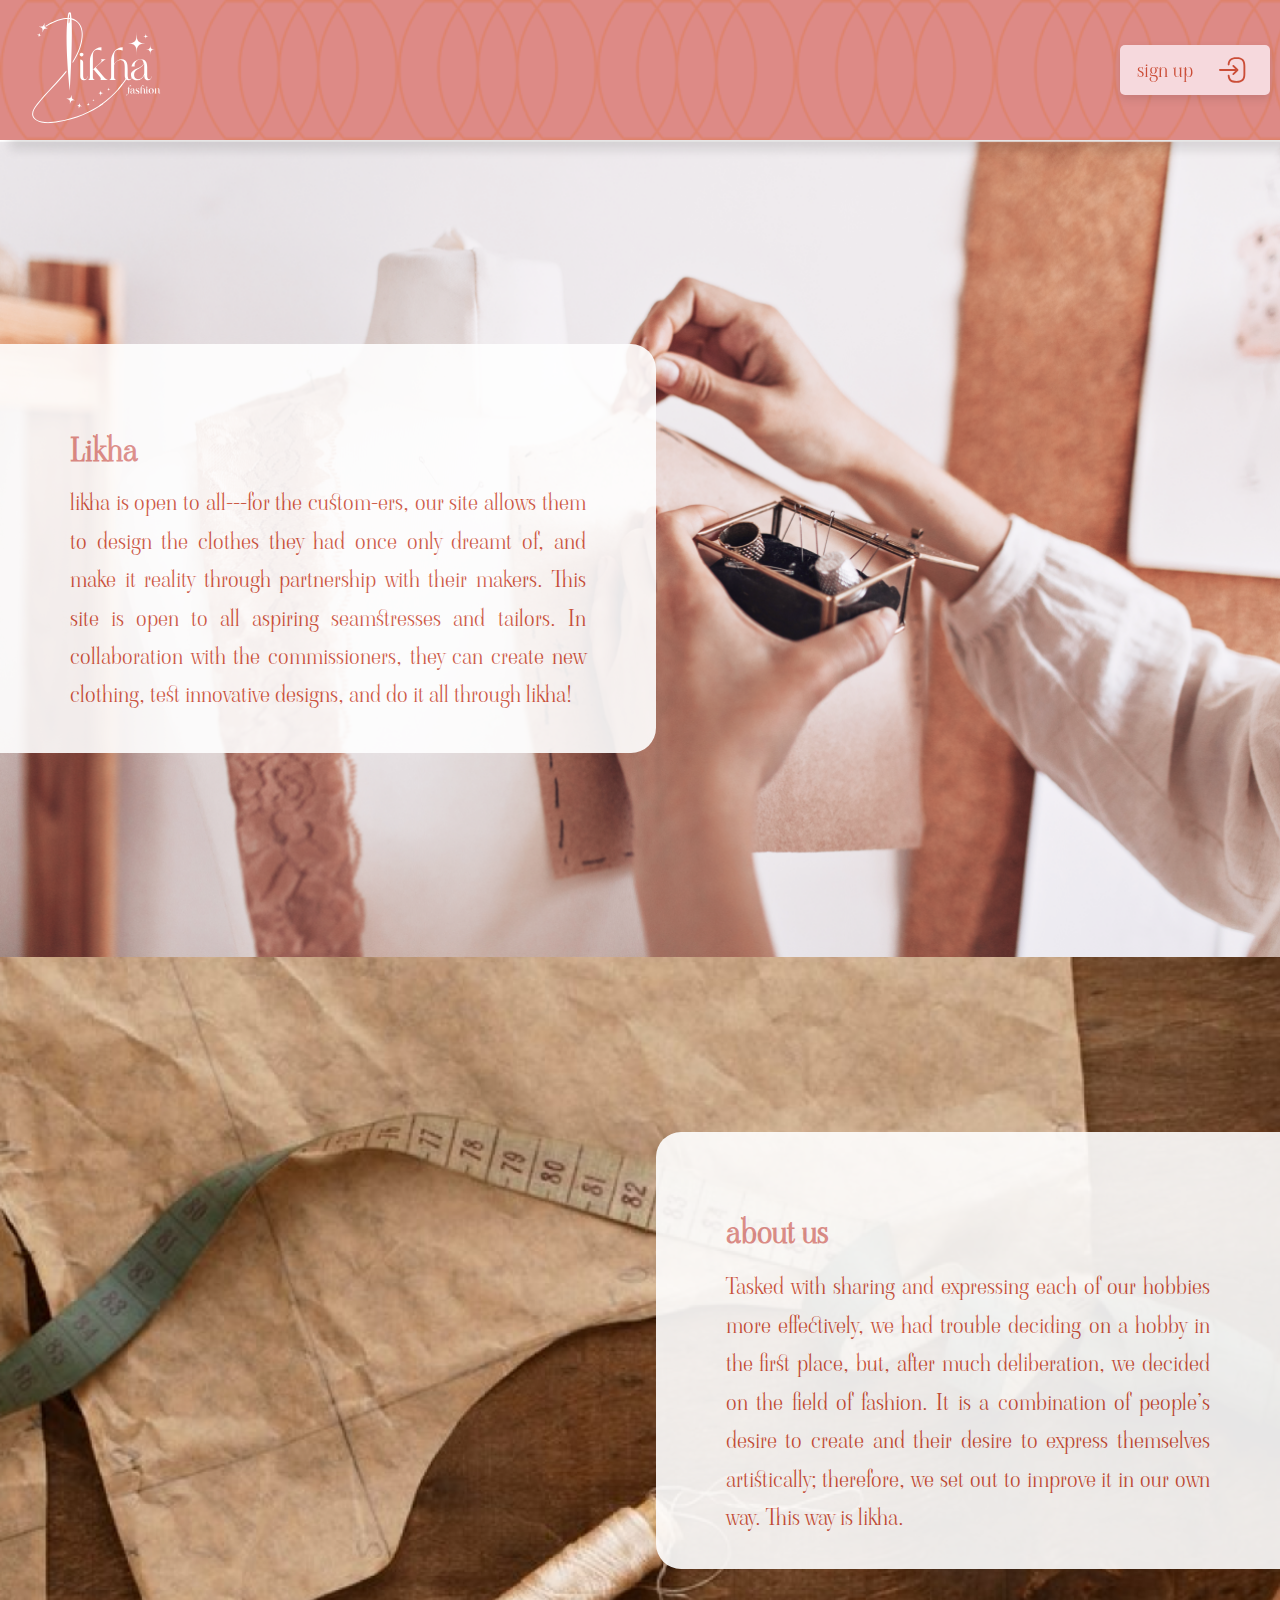
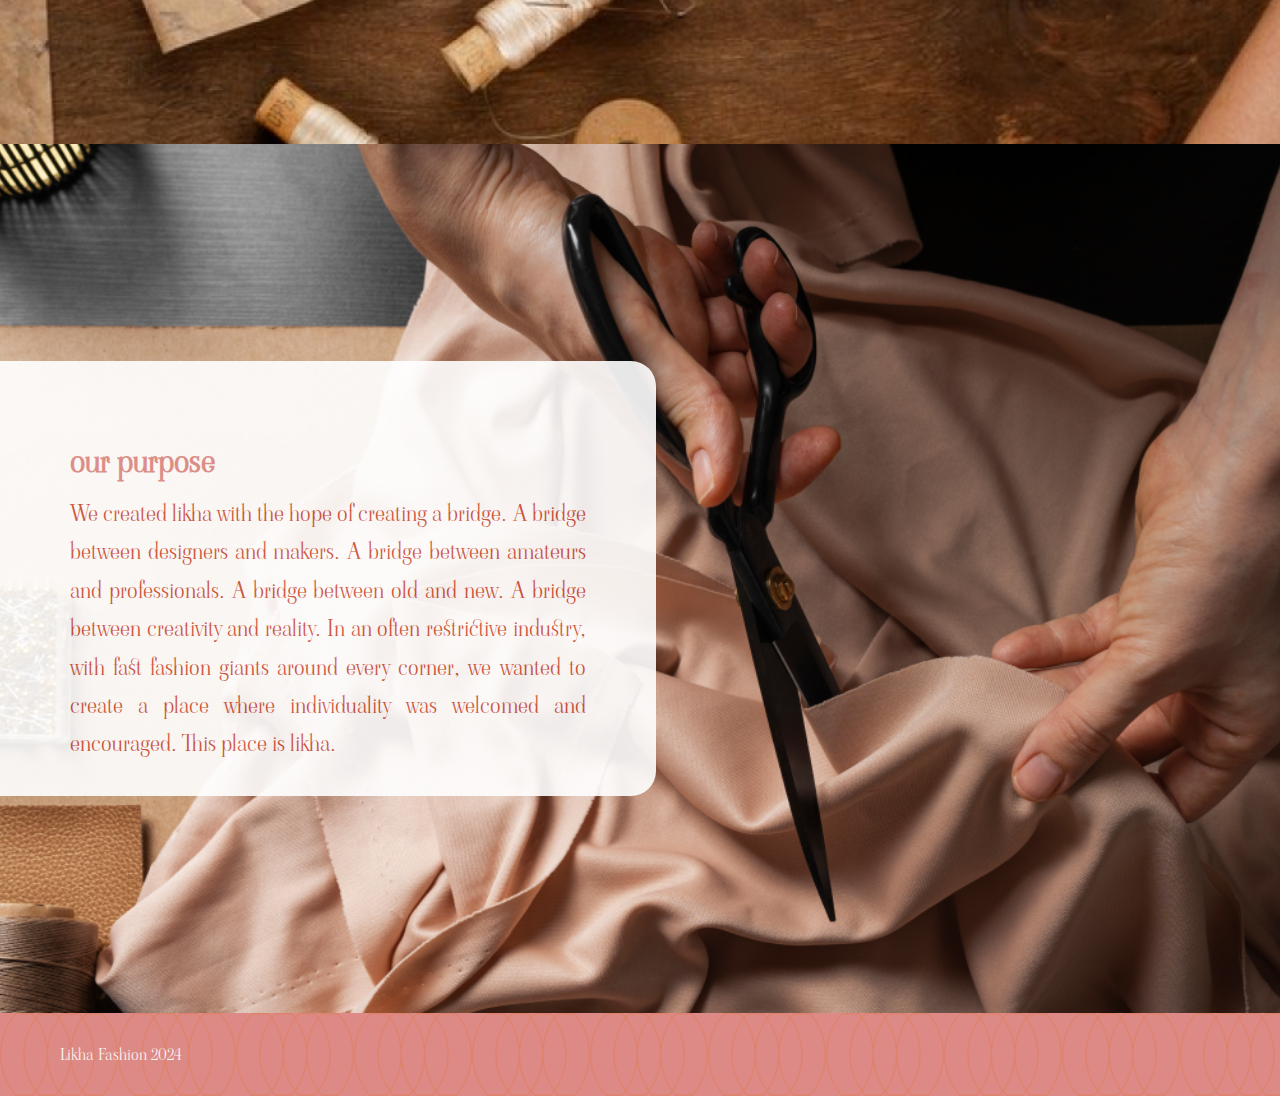
<file: index.html>
<!DOCTYPE html>
<html lang="en">
<head>
    <meta charset="UTF-8">
    <meta http-equiv="X-UA-Compatible" content="IE=edge">    
    <title>Likha</title>
    <script src="https://ajax.googleapis.com/ajax/libs/jquery/3.6.0/jquery.min.js"></script>
    <link rel="stylesheet" href="styles.css">
    <link rel="stylesheet" href="https://cdnjs.cloudflare.com/ajax/libs/font-awesome/4.7.0/css/font-awesome.min.css">
    
    <link rel="preconnect" href="https://fonts.googleapis.com">
    <link rel="preconnect" href="https://fonts.gstatic.com" crossorigin>
    <link href="https://fonts.googleapis.com/css2?family=Viaoda+Libre&display=swap" rel="stylesheet">
</head>
<body>
    <div class="topbar-container">
        <div class="topbar-decor-container">
            <a href="index.html"> 
                <svg class="main-logo" width="180" height="150" viewBox="0 0 106 85" fill="none" xmlns="http://www.w3.org/2000/svg">
                <path d="M29.4811 8.85083C29.2548 8.83423 29.1841 7.29914 29.3111 5.38886C29.5916 5.40656 29.8698 5.43423 30.1458 5.46965C29.9957 7.36998 29.7042 8.86744 29.4811 8.85083ZM30.1977 4.71483C29.9228 4.67942 29.6479 4.65064 29.3696 4.63182C29.5275 2.90858 29.7958 1.59484 30.0067 1.61034C30.2154 1.62583 30.2927 2.97388 30.1977 4.71483ZM31.4488 5.70871C32.5695 5.98319 33.6416 6.42922 34.6288 7.09771C41.8677 11.9996 38.6292 23.417 37.4643 26.8016C36.1426 30.6432 34.3693 34.1992 32.3023 37.5494L32.2879 38.9473C34.6542 35.2617 36.6858 31.3349 38.1632 27.0428C39.3701 23.5344 42.7157 11.6808 35.0428 6.48345C33.9066 5.71535 32.6788 5.21731 31.3991 4.92512C31.3008 3.47857 31.1782 2.20689 31.0226 1.15988C30.8602 0.0663941 29.3045 0.00220141 29.0582 1.07909C28.854 1.97336 28.6442 3.12994 28.4521 4.59862C20.576 4.54882 12.0298 10.3992 11.5671 10.7202L11.9878 11.33C12.0982 11.2525 20.6566 5.39218 28.3582 5.36119C27.4528 13.0975 27.0917 28.7827 30.1028 60.1652C30.1028 60.1652 32.4204 22.4531 31.4488 5.70871Z" fill="white"/>
                <path d="M13.8795 12.731C10.8176 12.4244 10.4665 12.6469 9.45507 15.561C9.76093 12.4908 9.53678 12.14 6.63062 11.1251C9.69357 11.4316 10.0436 11.2081 11.0561 8.29395C10.7503 11.3641 10.9733 11.715 13.8795 12.731Z" fill="white"/>
                <path d="M8.79364 17.9407C7.31737 17.7912 7.14733 17.8997 6.65929 19.3042C6.80835 17.8244 6.70125 17.6551 5.29785 17.1659C6.77523 17.3142 6.94416 17.2058 7.43221 15.8013C7.28535 17.2799 7.39246 17.4504 8.79364 17.9407Z" fill="white"/>
                <path d="M30.1836 69.7953C30.4795 66.8314 30.2642 66.4938 27.4585 65.5132C30.4155 65.8099 30.7522 65.594 31.7305 62.7817C31.4335 65.7457 31.6499 66.0832 34.4545 67.0638C31.4986 66.7672 31.1619 66.983 30.1836 69.7953Z" fill="white"/>
                <path d="M37.8752 68.9043C37.6919 70.7349 37.8255 70.9441 39.5601 71.5506C37.7327 71.3669 37.524 71.5008 36.919 73.2384C37.1023 71.4067 36.9686 71.1975 35.2351 70.5921C37.0625 70.7758 37.2712 70.6419 37.8752 68.9043Z" fill="white"/>
                <path d="M45.5095 70.3497C44.3412 70.2324 44.2087 70.3176 43.8234 71.4277C43.9393 70.2578 43.8543 70.1239 42.7468 69.7377C43.9139 69.8539 44.0464 69.7698 44.4329 68.6597C44.3158 69.8284 44.4009 69.9623 45.5095 70.3497Z" fill="white"/>
                <path d="M47.1182 66.6575C47.8988 66.7361 47.9882 66.6785 48.2455 65.937C48.1671 66.7195 48.2245 66.808 48.9654 67.067C48.1848 66.9884 48.0954 67.0449 47.8381 67.7875C47.9165 67.005 47.858 66.9165 47.1182 66.6575Z" fill="white"/>
                <mask id="mask0_562_5712" style="mask-type:luminance" maskUnits="userSpaceOnUse" x="1" y="44" width="55" height="41">
                <path d="M1.41333 44.2002H55.332V84.4335H1.41333V44.2002Z" fill="white"/>
                </mask>
                <g mask="url(#mask0_562_5712)">
                <path d="M8.57483 83.7395C6.03083 83.1916 4.19902 82.2342 2.9734 80.8154C0.0296881 77.4043 2.54056 73.2926 4.68485 70.4969L5.04592 70.031C8.55165 65.5187 12.5233 61.2477 16.3636 57.1183C20.1796 53.0144 24.0486 48.843 27.529 44.3672L27.6305 45.4452C24.2617 49.7074 20.555 53.6939 16.9036 57.6219C13.0732 61.7413 9.11367 65.999 5.62781 70.4848L5.27117 70.9474C3.11583 73.7575 0.969334 77.3633 3.5321 80.3317C4.63406 81.6067 6.38196 82.5098 8.72942 83.0156C13.0611 83.9497 17.6047 83.3742 21.477 82.6891C34.4532 80.3915 45.6936 75.826 54.888 69.119L55.323 69.7167C46.0359 76.4912 34.6917 81.0998 21.6062 83.4174C17.6621 84.1146 13.0301 84.699 8.57483 83.7395Z" fill="white"/>
                </g>
                <path d="M39.062 33.7718C39.9122 33.7718 40.4941 33.1886 40.4941 32.3364C40.4941 31.4841 39.9122 30.9009 39.062 30.9009C38.2118 30.9009 37.5857 31.4388 37.5857 32.3364C37.5857 33.1886 38.2118 33.7718 39.062 33.7718ZM38.0329 35.9699V48.6634C38.0329 50.4575 38.9725 51.758 40.8518 51.758C42.7311 51.758 43.6266 50.2328 43.8496 48.5284L43.716 48.4841C43.5372 49.4703 42.91 51.0408 41.702 51.0408C40.4941 51.0408 40.2699 49.426 40.2699 48.5284L40.2258 38.2122C40.2258 36.8664 39.3303 35.9699 38.0329 35.9699Z" fill="white"/>
                <path d="M47.6083 34.4445C47.6083 32.0218 47.743 28.7026 50.9197 28.7026C51.994 28.7026 53.0684 28.9715 54.0975 29.1962V26.8188C48.6827 26.8188 45.3713 32.1114 45.3713 37.0908V48.9321C45.3713 50.3222 45.1029 51.0848 43.8044 51.6681H49.1751C48.1008 51.2198 47.6083 50.5469 47.6083 49.3361V44.0424L48.1902 43.5499L53.0231 49.3361C53.3809 49.739 53.6492 50.278 53.6492 50.8612C53.6492 51.1744 53.5598 51.4888 53.2914 51.6681H59.0199C58.0802 51.3537 56.9164 50.5015 56.2451 49.739L49.8012 42.069C51.7257 40.3646 55.3054 36.8218 57.4983 35.88H53.6492C54.008 36.0593 54.2311 36.4621 54.2311 36.8661C54.2311 37.4948 53.7386 38.0769 53.2914 38.4809L47.6083 43.6396V34.4445Z" fill="white"/>
                <path d="M63.6725 34.4445C63.6725 32.0672 63.8072 28.7026 66.9839 28.7026C68.0583 28.7026 69.1326 28.9715 70.1617 29.1962V26.8188C64.7469 26.8188 61.4355 32.1114 61.4355 37.0908V48.9321C61.4355 50.278 61.1672 51.0848 59.8687 51.6681H65.2393C64.2102 51.2198 63.6725 50.5469 63.6725 49.3361V40.1853C64.4785 38.3016 66.3578 36.5075 68.5054 36.5075C71.2802 36.5075 71.7274 39.3331 71.7274 41.5754V47.811C71.7274 49.7843 72.2199 51.7577 74.5463 51.7577C76.4256 51.7577 77.3211 50.2326 77.5453 48.5282L77.4105 48.4839C77.2317 49.47 76.6056 51.0405 75.3965 51.0405C74.0992 51.0405 73.9644 49.1557 73.9203 47.5863V43.0109C73.9203 39.8267 73.652 35.7903 69.5345 35.7903C67.1186 35.7903 64.8805 37.3597 63.6725 39.4228V34.4445Z" fill="white"/>
                <path d="M79.1995 41.3517C79.1995 41.1724 79.1995 40.9478 79.1995 40.7685C79.1995 38.3468 81.124 36.1034 83.5852 36.1034C85.0173 36.1034 85.8675 37.2246 85.8675 38.5704C85.8675 43.1458 76.47 42.5625 76.47 47.7212C76.47 50.2325 78.6628 51.803 81.0346 51.803C83.6294 51.803 85.5992 50.0985 86.4936 47.7655C86.4936 49.7842 86.8513 51.7576 89.3125 51.7576C91.1918 51.7576 92.0873 50.2325 92.3115 48.528L92.1767 48.4838C91.9979 49.4699 91.3707 51.0404 90.208 51.0404C89.0442 51.0847 88.7306 49.4699 88.7306 48.5734V41.666C88.7306 38.3911 87.5227 35.8345 83.943 35.8345C80.721 35.8345 77.4549 38.1222 76.8277 41.3517H79.1995ZM86.4936 46.061C86.4936 48.4384 84.2566 50.995 81.8395 50.995C79.8708 50.995 78.7965 49.4699 78.7965 47.6315C78.7965 42.4729 86.5389 43.0108 86.1358 38.3468C86.4042 39.0187 86.4936 39.6916 86.4936 40.4099V46.061Z" fill="white"/>
                <mask id="mask1_562_5712" style="mask-type:luminance" maskUnits="userSpaceOnUse" x="48" y="54" width="2" height="9">
                <path d="M48.9014 54.9668H49.7494V62.6168H48.9014V54.9668Z" fill="white"/>
                </mask>
                <g mask="url(#mask1_562_5712)">
                <mask id="mask2_562_5712" style="mask-type:luminance" maskUnits="userSpaceOnUse" x="49" y="53" width="26" height="23">
                <path d="M53.8512 75.6536L49.1177 59.995L69.8131 53.7085L74.5466 69.3682L53.8512 75.6536Z" fill="white"/>
                </mask>
                <g mask="url(#mask2_562_5712)">
                <mask id="mask3_562_5712" style="mask-type:luminance" maskUnits="userSpaceOnUse" x="-3" y="-12" width="78" height="98">
                <path d="M21.6328 85.4395L-2.89624 4.29551L50.0574 -11.7881L74.5876 69.3559L21.6328 85.4395Z" fill="white"/>
                </mask>
                <g mask="url(#mask3_562_5712)">
                <path d="M46.2073 62.4001C45.6331 59.4782 45.3295 59.217 42.3604 59.0952C45.2765 58.5186 45.537 58.2143 45.6585 55.2393C46.2316 58.1611 46.5363 58.4223 49.5043 58.5452C46.5893 59.1207 46.3298 59.4251 46.2073 62.4001Z" fill="white"/>
                </g>
                </g>
                </g>
                <mask id="mask4_562_5712" style="mask-type:luminance" maskUnits="userSpaceOnUse" x="51" y="59" width="5" height="5">
                <path d="M51.1626 59.2168H55.9679V63.7501H51.1626V59.2168Z" fill="white"/>
                </mask>
                <g mask="url(#mask4_562_5712)">
                <mask id="mask5_562_5712" style="mask-type:luminance" maskUnits="userSpaceOnUse" x="49" y="53" width="26" height="23">
                <path d="M53.8512 75.6536L49.1177 59.995L69.8131 53.7085L74.5466 69.3682L53.8512 75.6536Z" fill="white"/>
                </mask>
                <g mask="url(#mask5_562_5712)">
                <mask id="mask6_562_5712" style="mask-type:luminance" maskUnits="userSpaceOnUse" x="-3" y="-12" width="78" height="98">
                <path d="M21.6328 85.4395L-2.89624 4.29551L50.0574 -11.7881L74.5876 69.3559L21.6328 85.4395Z" fill="white"/>
                </mask>
                <g mask="url(#mask6_562_5712)">
                <path d="M53.3103 59.312C53.6647 61.1172 53.8535 61.2787 55.6886 61.354C53.8866 61.7104 53.7254 61.8985 53.6503 63.738C53.2948 61.9317 53.1071 61.7701 51.272 61.6938C53.0751 61.3385 53.2352 61.1504 53.3103 59.312Z" fill="white"/>
                </g>
                </g>
                </g>
                <mask id="mask7_562_5712" style="mask-type:luminance" maskUnits="userSpaceOnUse" x="57" y="56" width="5" height="5">
                <path d="M57.9468 56.9502H61.0561V60.0669H57.9468V56.9502Z" fill="white"/>
                </mask>
                <g mask="url(#mask7_562_5712)">
                <mask id="mask8_562_5712" style="mask-type:luminance" maskUnits="userSpaceOnUse" x="49" y="53" width="26" height="23">
                <path d="M53.8515 75.6536L49.1179 59.995L69.8133 53.7085L74.5469 69.3682L53.8515 75.6536Z" fill="white"/>
                </mask>
                <g mask="url(#mask8_562_5712)">
                <mask id="mask9_562_5712" style="mask-type:luminance" maskUnits="userSpaceOnUse" x="-3" y="-12" width="78" height="98">
                <path d="M21.6331 85.4395L-2.896 4.29551L50.0576 -11.7881L74.5878 69.3559L21.6331 85.4395Z" fill="white"/>
                </mask>
                <g mask="url(#mask9_562_5712)">
                <path d="M61.0353 58.4763C59.8836 58.7032 59.7809 58.8238 59.7334 59.9981C59.506 58.8448 59.3856 58.7419 58.2141 58.6932C59.3647 58.4652 59.4673 58.3457 59.5159 57.1714C59.7423 58.3246 59.8615 58.4276 61.0353 58.4763Z" fill="white"/>
                </g>
                </g>
                </g>
                <mask id="mask10_562_5712" style="mask-type:luminance" maskUnits="userSpaceOnUse" x="48" y="53" width="23" height="23">
                <path d="M48.9014 53.5498H70.384V75.9331H48.9014V53.5498Z" fill="white"/>
                </mask>
                <g mask="url(#mask10_562_5712)">
                <mask id="mask11_562_5712" style="mask-type:luminance" maskUnits="userSpaceOnUse" x="49" y="53" width="26" height="23">
                <path d="M53.8512 75.6531L49.1177 59.9945L69.8131 53.708L74.5466 69.3677L53.8512 75.6531Z" fill="white"/>
                </mask>
                <g mask="url(#mask11_562_5712)">
                <mask id="mask12_562_5712" style="mask-type:luminance" maskUnits="userSpaceOnUse" x="-3" y="-12" width="78" height="98">
                <path d="M21.6328 85.439L-2.89624 4.29502L50.0574 -11.7886L74.5876 69.3554L21.6328 85.439Z" fill="white"/>
                </mask>
                <g mask="url(#mask12_562_5712)">
                <path d="M29.5608 82.0259C26.9682 82.2407 24.9387 81.8577 23.3554 80.8561C19.5515 78.4478 20.765 73.7827 22.0083 70.4834L22.2181 69.9323C24.2685 64.5954 26.8335 59.3537 29.3135 54.2847C31.778 49.2478 34.2745 44.1312 36.3095 38.8364L36.7191 39.8392C34.7283 44.896 32.3345 49.789 29.976 54.6101C27.5026 59.6647 24.9454 64.8909 22.906 70.1979L22.6984 70.7446C21.4496 74.0605 20.4382 78.1345 23.7507 80.2308C25.1728 81.1306 27.1073 81.4869 29.5001 81.2888C33.9156 80.9225 38.0971 79.0521 41.605 77.2701C53.3589 71.3002 62.7962 63.6635 69.6553 54.5714L70.2438 55.0174C63.3163 64.2003 53.7928 71.909 41.9396 77.9298C38.3665 79.7438 34.1033 81.6496 29.5608 82.0259Z" fill="white"/>
                </g>
                </g>
                </g>
                <mask id="mask13_562_5712" style="mask-type:luminance" maskUnits="userSpaceOnUse" x="71" y="14" width="20" height="20">
                <path d="M71.5588 14.6924H90.1707V33.15H71.5588V14.6924Z" fill="white"/>
                </mask>
                <g mask="url(#mask13_562_5712)">
                <path d="M80.963 19.635C80.9917 19.8917 81.0403 20.1452 81.1121 20.3931C81.1828 20.6421 81.2733 20.8834 81.3848 21.1169C81.4963 21.3505 81.6266 21.5718 81.7768 21.7832C81.9259 21.9946 82.0915 22.1916 82.2737 22.3742C82.4559 22.5579 82.6535 22.724 82.8633 22.8734C83.0742 23.0228 83.2961 23.1534 83.5291 23.2652C83.761 23.377 84.0017 23.4688 84.2501 23.5396C84.4986 23.6105 84.7503 23.6603 85.0076 23.688C86.6406 23.8518 88.2781 23.9259 89.92 23.9126C88.2781 23.8993 86.6406 23.9735 85.0076 24.1373C84.7503 24.165 84.4986 24.2148 84.2501 24.2856C84.0017 24.3564 83.761 24.4483 83.5291 24.5601C83.2961 24.6719 83.0742 24.8025 82.8633 24.9519C82.6535 25.1013 82.4559 25.2673 82.2737 25.451C82.0915 25.6337 81.9259 25.8307 81.7768 26.0421C81.6266 26.2535 81.4963 26.4748 81.3848 26.7083C81.2733 26.9419 81.1828 27.1831 81.1121 27.4322C81.0403 27.6801 80.9917 27.9335 80.963 28.1903C80.8007 29.8283 80.7256 31.4697 80.7389 33.1143C80.7532 31.4697 80.6782 29.8283 80.5158 28.1903C80.4871 27.9335 80.4374 27.6801 80.3668 27.4322C80.2961 27.1831 80.2056 26.9419 80.094 26.7083C79.9825 26.4748 79.8511 26.2535 79.7021 26.0421C79.553 25.8307 79.3874 25.6337 79.2052 25.451C79.0219 25.2673 78.8254 25.1013 78.6156 24.9519C78.4047 24.8025 78.1827 24.6719 77.9498 24.5601C77.7179 24.4483 77.4772 24.3564 77.2287 24.2856C76.9803 24.2148 76.7285 24.165 76.4713 24.1373C74.8382 23.9735 73.2007 23.8993 71.5588 23.9126C73.2007 23.9259 74.8382 23.8518 76.4713 23.688C76.7285 23.6603 76.9803 23.6105 77.2287 23.5396C77.4772 23.4688 77.7179 23.377 77.9498 23.2652C78.1827 23.1534 78.4047 23.0228 78.6156 22.8734C78.8254 22.724 79.0219 22.5568 79.2052 22.3742C79.3874 22.1916 79.553 21.9946 79.7021 21.7832C79.8511 21.5718 79.9814 21.3505 80.094 21.1169C80.2056 20.8834 80.2961 20.6421 80.3668 20.3931C80.4374 20.1452 80.4871 19.8917 80.5158 19.635C80.6782 17.9969 80.7532 16.3556 80.7389 14.7109C80.7256 16.3556 80.8007 17.9969 80.963 19.635Z" fill="white"/>
                </g>
                <mask id="mask14_562_5712" style="mask-type:luminance" maskUnits="userSpaceOnUse" x="86" y="23" width="10" height="11">
                <path d="M86.2134 23.7998H95.7269V33.1797H86.2134V23.7998Z" fill="white"/>
                </mask>
                <g mask="url(#mask14_562_5712)">
                <path d="M91.2131 26.4039C91.2274 26.5345 91.2517 26.6629 91.2881 26.788C91.3235 26.9142 91.3699 27.0359 91.4262 27.1543C91.4825 27.2728 91.5487 27.3845 91.6238 27.4919C91.7 27.5981 91.7839 27.6978 91.8756 27.7907C91.9683 27.8837 92.0677 27.9678 92.1748 28.0431C92.2808 28.1183 92.3934 28.1847 92.5116 28.2412C92.6286 28.2987 92.7501 28.3441 92.8759 28.3806C93.0018 28.416 93.1299 28.4415 93.2591 28.4559C94.0861 28.5378 94.9142 28.5754 95.7457 28.5688C94.9142 28.5621 94.0861 28.5998 93.2591 28.6828C93.1299 28.6972 93.0018 28.7215 92.8759 28.758C92.7501 28.7935 92.6286 28.8399 92.5116 28.8964C92.3934 28.9528 92.2808 29.0192 92.1748 29.0956C92.0677 29.1709 91.9683 29.255 91.8756 29.3479C91.7839 29.4398 91.7 29.5394 91.6238 29.6468C91.5487 29.753 91.4825 29.8659 91.4262 29.9843C91.3699 30.1017 91.3235 30.2245 91.2881 30.3496C91.2517 30.4757 91.2274 30.6041 91.2131 30.7336C91.1302 31.5626 91.0927 32.3927 91.0993 33.2261C91.106 32.3927 91.0684 31.5626 90.9856 30.7336C90.9724 30.6041 90.947 30.4757 90.9116 30.3496C90.8752 30.2245 90.8288 30.1017 90.7725 29.9843C90.7162 29.8659 90.6499 29.753 90.5749 29.6468C90.4998 29.5394 90.4159 29.4398 90.3231 29.3479C90.2304 29.255 90.131 29.1709 90.025 29.0956C89.9179 29.0192 89.8052 28.9528 89.6882 28.8964C89.5701 28.8399 89.4486 28.7935 89.3227 28.758C89.1969 28.7215 89.0699 28.6972 88.9396 28.6828C88.1126 28.5998 87.2844 28.5621 86.4541 28.5688C87.2844 28.5754 88.1126 28.5378 88.9396 28.4559C89.0699 28.4415 89.1969 28.416 89.3227 28.3806C89.4486 28.3441 89.5701 28.2987 89.6882 28.2412C89.8052 28.1847 89.9179 28.1194 90.025 28.0431C90.131 27.9678 90.2304 27.8837 90.3231 27.7907C90.4159 27.6978 90.4998 27.5981 90.5749 27.4919C90.6499 27.3845 90.7162 27.2728 90.7725 27.1543C90.8288 27.0359 90.8752 26.9142 90.9116 26.788C90.947 26.6629 90.9724 26.5345 90.9856 26.4039C91.0684 25.5761 91.1071 24.7449 91.1004 23.9126C91.0927 24.7449 91.1302 25.5761 91.2131 26.4039Z" fill="white"/>
                </g>
                <path d="M87.7206 17.2147C87.7383 17.3752 87.7813 17.5279 87.8509 17.6729C87.9205 17.8179 88.0121 17.9474 88.1258 18.0614C88.2396 18.1754 88.3688 18.2672 88.5134 18.3369C88.6581 18.4067 88.8104 18.4498 88.9705 18.4675C89.4751 18.5185 89.9808 18.5417 90.4877 18.5373C89.9808 18.5328 89.4751 18.5561 88.9705 18.6059C88.8104 18.6236 88.6581 18.6679 88.5134 18.7365C88.3688 18.8062 88.2396 18.8981 88.1258 19.0121C88.0121 19.1261 87.9205 19.2556 87.8509 19.4006C87.7813 19.5455 87.7383 19.6983 87.7206 19.8588C87.6709 20.3646 87.6477 20.8715 87.6511 21.3806C87.6555 20.8715 87.6323 20.3646 87.5826 19.8588C87.5649 19.6983 87.5219 19.5455 87.4523 19.4006C87.3827 19.2556 87.2911 19.1261 87.1774 19.0121C87.0636 18.8981 86.9345 18.8062 86.7898 18.7365C86.6452 18.6679 86.4928 18.6236 86.3327 18.6059C85.8281 18.5561 85.3224 18.5328 84.8145 18.5373C85.3224 18.5417 85.8281 18.5185 86.3327 18.4675C86.4928 18.4498 86.6452 18.4067 86.7898 18.3369C86.9345 18.2672 87.0636 18.1754 87.1774 18.0614C87.2911 17.9474 87.3816 17.8179 87.4512 17.6729C87.5208 17.5279 87.5649 17.3752 87.5815 17.2147C87.6323 16.7089 87.6555 16.202 87.6511 15.6929C87.6477 16.202 87.6709 16.7089 87.7206 17.2147Z" fill="white"/>
                <mask id="mask15_562_5712" style="mask-type:luminance" maskUnits="userSpaceOnUse" x="64" y="52" width="2" height="4">
                <path d="M64.1653 52.4165H65.2959V55.5332H64.1653V52.4165Z" fill="white"/>
                </mask>
                <g mask="url(#mask15_562_5712)">
                <mask id="mask16_562_5712" style="mask-type:luminance" maskUnits="userSpaceOnUse" x="64" y="48" width="16" height="20">
                <path d="M70.4557 67.1313L64.332 51.735L73.5883 48.0361L79.7109 63.4335L70.4557 67.1313Z" fill="white"/>
                </mask>
                <g mask="url(#mask16_562_5712)">
                <mask id="mask17_562_5712" style="mask-type:luminance" maskUnits="userSpaceOnUse" x="-4" y="-16" width="84" height="101">
                <path d="M28.207 84.0127L-3.11377 5.25159L48.2852 -15.2856L79.606 63.4755L28.207 84.0127Z" fill="white"/>
                </mask>
                <g mask="url(#mask17_562_5712)">
                <path d="M65.1801 53.789C64.0517 54.1144 63.96 54.2428 64.0119 55.4171C63.6884 54.287 63.5603 54.1941 62.3877 54.2461C63.515 53.9218 63.6078 53.7934 63.5559 52.6191C63.8794 53.748 64.0075 53.841 65.1801 53.789Z" fill="white"/>
                </g>
                </g>
                </g>
                <mask id="mask18_562_5712" style="mask-type:luminance" maskUnits="userSpaceOnUse" x="64" y="47" width="11" height="21">
                <path d="M64.1653 47.8833H74.3413V67.15H64.1653V47.8833Z" fill="white"/>
                </mask>
                <g mask="url(#mask18_562_5712)">
                <mask id="mask19_562_5712" style="mask-type:luminance" maskUnits="userSpaceOnUse" x="64" y="48" width="16" height="20">
                <path d="M70.4557 67.1313L64.332 51.735L73.5883 48.0361L79.7109 63.4335L70.4557 67.1313Z" fill="white"/>
                </mask>
                <g mask="url(#mask19_562_5712)">
                <mask id="mask20_562_5712" style="mask-type:luminance" maskUnits="userSpaceOnUse" x="-4" y="-16" width="84" height="101">
                <path d="M28.207 84.0127L-3.11377 5.25159L48.2852 -15.2856L79.606 63.4755L28.207 84.0127Z" fill="white"/>
                </mask>
                <g mask="url(#mask20_562_5712)">
                <path d="M35.817 79.9355C33.2521 80.3705 31.1972 80.1624 29.5343 79.2991C25.5406 77.2228 26.3532 72.4715 27.3127 69.0792L27.4751 68.5114C29.0651 63.0196 31.1773 57.5776 33.2189 52.316C35.2473 47.0877 37.301 41.7774 38.88 36.3276L39.3725 37.2916C37.8178 42.5001 35.848 47.5802 33.9057 52.5839C31.8696 57.8311 29.7651 63.2565 28.1839 68.7173L28.0227 69.2795C27.0588 72.6906 26.3974 76.8355 29.8755 78.6428C31.3683 79.4175 33.3271 79.6079 35.6945 79.2062C40.0626 78.4657 44.0707 76.2455 47.4141 74.1715C58.6203 67.2209 67.3752 58.8084 73.4382 49.1651L74.0632 49.5591C67.9383 59.2987 59.1039 67.7909 47.8039 74.8001C44.3975 76.9129 40.311 79.1741 35.817 79.9355Z" fill="white"/>
                </g>
                </g>
                </g>
                <path d="M73.8453 57.8981V57.9999H74.3212C74.287 58.5445 74.3212 58.9861 74.3212 59.5306V61.4918C74.3212 61.9566 74.3091 62.7159 73.6653 62.7159C73.3816 62.7159 73.0989 62.6373 72.8284 62.5687V63.4076C74.2759 63.4076 75.1129 61.6279 75.1129 60.177V57.9999H75.8019V57.8981H75.1129C75.1007 57.6712 74.9649 56.1859 75.3271 56.1859C75.7345 56.1859 76.1309 56.3331 76.5262 56.4361V55.585C75.2818 55.585 74.4791 56.7526 74.3322 57.8981H73.8453Z" fill="white"/>
                <path d="M76.741 59.2583C76.741 59.2019 76.73 59.1332 76.73 59.0768C76.73 58.4991 77.08 57.9324 77.7027 57.9324C78.0528 57.9324 78.0528 58.3065 78.0528 58.5666C78.0528 59.7121 75.9041 59.5649 75.9041 60.8687C75.9041 61.4575 76.3457 61.9112 76.9442 61.9112C77.5669 61.9112 78.0075 61.4243 78.2118 60.8797C78.2118 61.5371 78.3586 61.888 79.0818 61.888C79.5688 61.888 79.8514 61.5261 79.9078 61.0723L79.8735 61.0612C79.8283 61.3103 79.6593 61.6954 79.3535 61.6954C79.0487 61.6843 79.0034 61.2881 79.0034 61.0612V59.3269C79.0034 58.4991 78.7086 57.8638 77.7701 57.8638C76.9674 57.8638 76.1525 58.4426 75.9946 59.2583H76.741ZM78.2118 60.4492C78.2118 60.9362 77.8264 61.6954 77.2611 61.6954C76.8095 61.6954 76.6737 61.2195 76.6737 60.8454C76.6737 59.5527 78.2449 59.6556 78.1212 58.4991C78.1886 58.6684 78.2118 58.8388 78.2118 59.0203V60.4492Z" fill="white"/>
                <path d="M79.9644 60.7207V61.6625C80.4502 61.8097 80.9371 61.9116 81.4461 61.9116C82.1473 61.9116 82.8484 61.605 82.8484 60.8004C82.8484 59.4966 80.5639 59.3383 80.5639 58.6233C80.5639 58.1707 80.8576 57.9205 81.2871 57.9205C81.8978 57.9205 82.3615 58.5558 82.6563 59.0207V58.1596C82.2489 57.9781 81.7619 57.853 81.3214 57.853C80.6545 57.853 80.0207 58.2382 80.0207 58.9642C80.0207 60.3012 82.1241 60.2337 82.1241 61.0837C82.1241 61.6393 81.8867 61.7865 81.3777 61.7865C80.7218 61.7865 80.1907 61.3106 79.9644 60.7207Z" fill="white"/>
                <path d="M84.5106 56.798C84.5106 56.674 84.5106 56.1859 84.7138 56.1859C85.1322 56.1859 85.5286 56.3331 85.9239 56.4361V55.585C84.5559 55.585 83.7189 56.923 83.7189 58.1814V60.9926C83.7189 61.4121 83.7642 61.6733 83.3225 61.8659H84.9059C84.6574 61.7641 84.5106 61.6047 84.5106 61.3214V58.9982C84.6806 58.5666 85.0538 58.0342 85.5618 58.0342C86.0377 58.0342 86.2187 58.623 86.2187 58.9982V61.2195C86.2187 61.7751 86.603 61.888 87.0888 61.888C87.5647 61.888 87.8584 61.5261 87.9147 61.0723L87.8805 61.0613C87.8352 61.3103 87.6542 61.6954 87.3604 61.6954C86.9309 61.6954 86.9872 60.8908 86.9983 60.7779V59.6557C86.9983 58.8953 86.953 57.8527 85.9582 57.8527C85.3476 57.8527 84.8043 58.2833 84.5106 58.7935V56.798Z" fill="white"/>
                <path d="M88.4349 57.5132C88.7066 57.5132 88.8987 57.3206 88.8987 57.0483C88.8987 56.7761 88.7066 56.5835 88.4349 56.5835C88.1633 56.5835 87.948 56.765 87.948 57.0483C87.948 57.3206 88.1633 57.5132 88.4349 57.5132ZM88.0507 57.8983V61.005C88.0507 61.6049 88.3212 61.8882 88.9208 61.8882C89.3967 61.8882 89.6793 61.5142 89.7467 61.0726L89.7125 61.0615C89.6561 61.3105 89.4872 61.6957 89.1924 61.6957C88.8987 61.6957 88.8424 61.2994 88.8424 61.0726L88.8302 58.6808C88.8302 58.216 88.5144 57.8983 88.0507 57.8983Z" fill="white"/>
                <path d="M89.7925 59.8816C89.7925 60.9817 90.6968 61.8771 91.7943 61.8771C92.8908 61.8771 93.773 60.9707 93.773 59.8816C93.773 58.7826 92.8797 57.8872 91.7822 57.8872C90.6858 57.8872 89.7925 58.7826 89.7925 59.8816ZM91.6806 58.0001C92.5518 58.0001 92.8113 59.3836 92.8113 60.041C92.8113 60.6077 92.6191 61.7753 91.8617 61.7753C91.0026 61.7753 90.72 60.3918 90.72 59.7344C90.72 59.1567 90.9231 58.0001 91.6806 58.0001Z" fill="white"/>
                <path d="M98.0939 61.8883C98.5797 61.8883 98.8624 61.5142 98.9187 61.0726L98.8856 61.0616C98.8513 61.3106 98.6923 61.719 98.3876 61.719C97.9459 61.719 98.0144 60.9144 98.0144 60.766L98.0254 59.5873C98.0144 58.9078 97.9581 57.853 96.9621 57.853C96.3626 57.853 95.8083 58.2725 95.5146 58.7827C95.5146 58.2039 95.3567 57.8984 94.7229 57.8984V61.0837C94.7229 61.4688 94.7118 61.6957 94.3154 61.8662H95.911C95.6614 61.7644 95.5035 61.5828 95.5146 61.2995V58.9753C95.6846 58.5558 96.0799 58.0345 96.5668 58.0345C97.0074 58.0345 97.2227 58.5669 97.2227 58.817V61.0837C97.2117 61.6736 97.6522 61.8883 98.0939 61.8883Z" fill="white"/>
                </svg>
            </a>   
                
        </div>

        <div class="topbar-label-container"></div>
        
        <a class="signup-link" href="login.html">
            <div class="topbar-button-container">
                <div class="signup-button-container">
                    <div class="signup-button-label">sign up</div>
                    <svg class="signup-symbol" xmlns="http://www.w3.org/2000/svg" width="50" height="50" viewBox="0 0 50 50" fill="none">
                        <g id="vuesax/outline/login">
                        <g id="login">
                        <path id="Vector" d="M31.75 46.3966H31.4792C22.2292 46.3966 17.7708 42.7508 17 34.5841C16.9167 33.73 17.5417 32.9591 18.4167 32.8758C19.2708 32.7925 20.0417 33.4383 20.125 34.2925C20.7292 40.8341 23.8125 43.2716 31.5 43.2716H31.7708C40.25 43.2716 43.25 40.2716 43.25 31.7925V18.2091C43.25 9.72998 40.25 6.72998 31.7708 6.72998H31.5C23.7708 6.72998 20.6875 9.20915 20.125 15.8758C20.0208 16.73 19.3125 17.3758 18.4167 17.2925C17.5417 17.23 16.9167 16.4591 16.9792 15.605C17.6875 7.31331 22.1667 3.60498 31.4792 3.60498H31.75C41.9792 3.60498 46.3542 7.97998 46.3542 18.2091V31.7925C46.3542 42.0216 41.9792 46.3966 31.75 46.3966Z" fill="#CB4D37"/>
                        <path id="Vector_2" d="M31.0003 26.563H4.16699C3.31283 26.563 2.60449 25.8547 2.60449 25.0005C2.60449 24.1463 3.31283 23.438 4.16699 23.438H31.0003C31.8545 23.438 32.5628 24.1463 32.5628 25.0005C32.5628 25.8547 31.8753 26.563 31.0003 26.563Z" fill="#CB4D37"/>
                        <path id="Vector_3" d="M26.354 33.541C25.9582 33.541 25.5624 33.3952 25.2499 33.0827C24.6457 32.4785 24.6457 31.4785 25.2499 30.8743L31.1249 24.9993L25.2499 19.1243C24.6457 18.5202 24.6457 17.5202 25.2499 16.916C25.854 16.3118 26.854 16.3118 27.4582 16.916L34.4374 23.8952C35.0415 24.4993 35.0415 25.4993 34.4374 26.1035L27.4582 33.0827C27.1457 33.3952 26.7499 33.541 26.354 33.541Z" fill="#CB4D37"/>
                        </g>
                        </g>
                    </svg>
                </div>
            </div>
        </a>
    </div>

    <div class="likha-intro-container">
        <div class="likha-intro-text-container">
            <div class="likha-intro-spacer"></div>
            <div class="likha-intro-header">Likha</div>
            <div class="likha-intro-text">likha is open to all---for the custom-ers, our site allows them to design the clothes they had once only dreamt of, and make it reality through partnership with their makers.  This site is open to all aspiring seamstresses and tailors.  In collaboration with the commissioners, they can create new clothing, test innovative designs, and do it all through likha!</div>
            <div class="likha-intro-spacer"></div>
        </div>
        <div class="likha-intro-image-container">
            <img class="image-cover" src="assets/main_photo.png" alt="likha intro photo"> </a>            
        </div>
    </div>

    <div class="about-us-container">
        <div class="about-us-text-container">
            <div class="about-us-spacer"></div>
            <div class="about-us-header">about us</div>
            <div class="about-us-text">Tasked with sharing and expressing each of our hobbies more effectively, we had trouble deciding on a hobby in the first place, but, after much deliberation, we decided on the field of fashion. It is a combination of people’s desire to create and their desire to express themselves artistically; therefore, we set out to improve it in our own way. This way is likha.</div>
            <div class="about-us-spacer"></div>
        </div>
        <div class="about-us-image-container">
            <img class="image-cover" src="assets/about_us_photo.png" alt="about us photo"> </a>            
        </div>
    </div>

    <div class="likha-intro-container">
        <div class="likha-intro-text-container">
            <div class="likha-intro-spacer"></div>
            <div class="likha-intro-header">our purpose</div>
            <div class="likha-intro-text">We created likha with the hope of creating a bridge. A bridge between designers and makers. A bridge between amateurs and professionals. A bridge between old and new. A bridge between creativity and reality. In an often restrictive industry, with fast fashion giants around every corner, we wanted to create a place where individuality was welcomed and encouraged. This place is likha.</div>
            <div class="likha-intro-spacer"></div>
        </div>
        <div class="about-us-image-container">
            <img class="image-cover" src="assets/purpose_photo.png" alt="about us photo"> </a>            
        </div>
    </div>

    <div class="bottom-bar-container">Likha Fashion 2024</div>
    
</body>
</html>
</file>
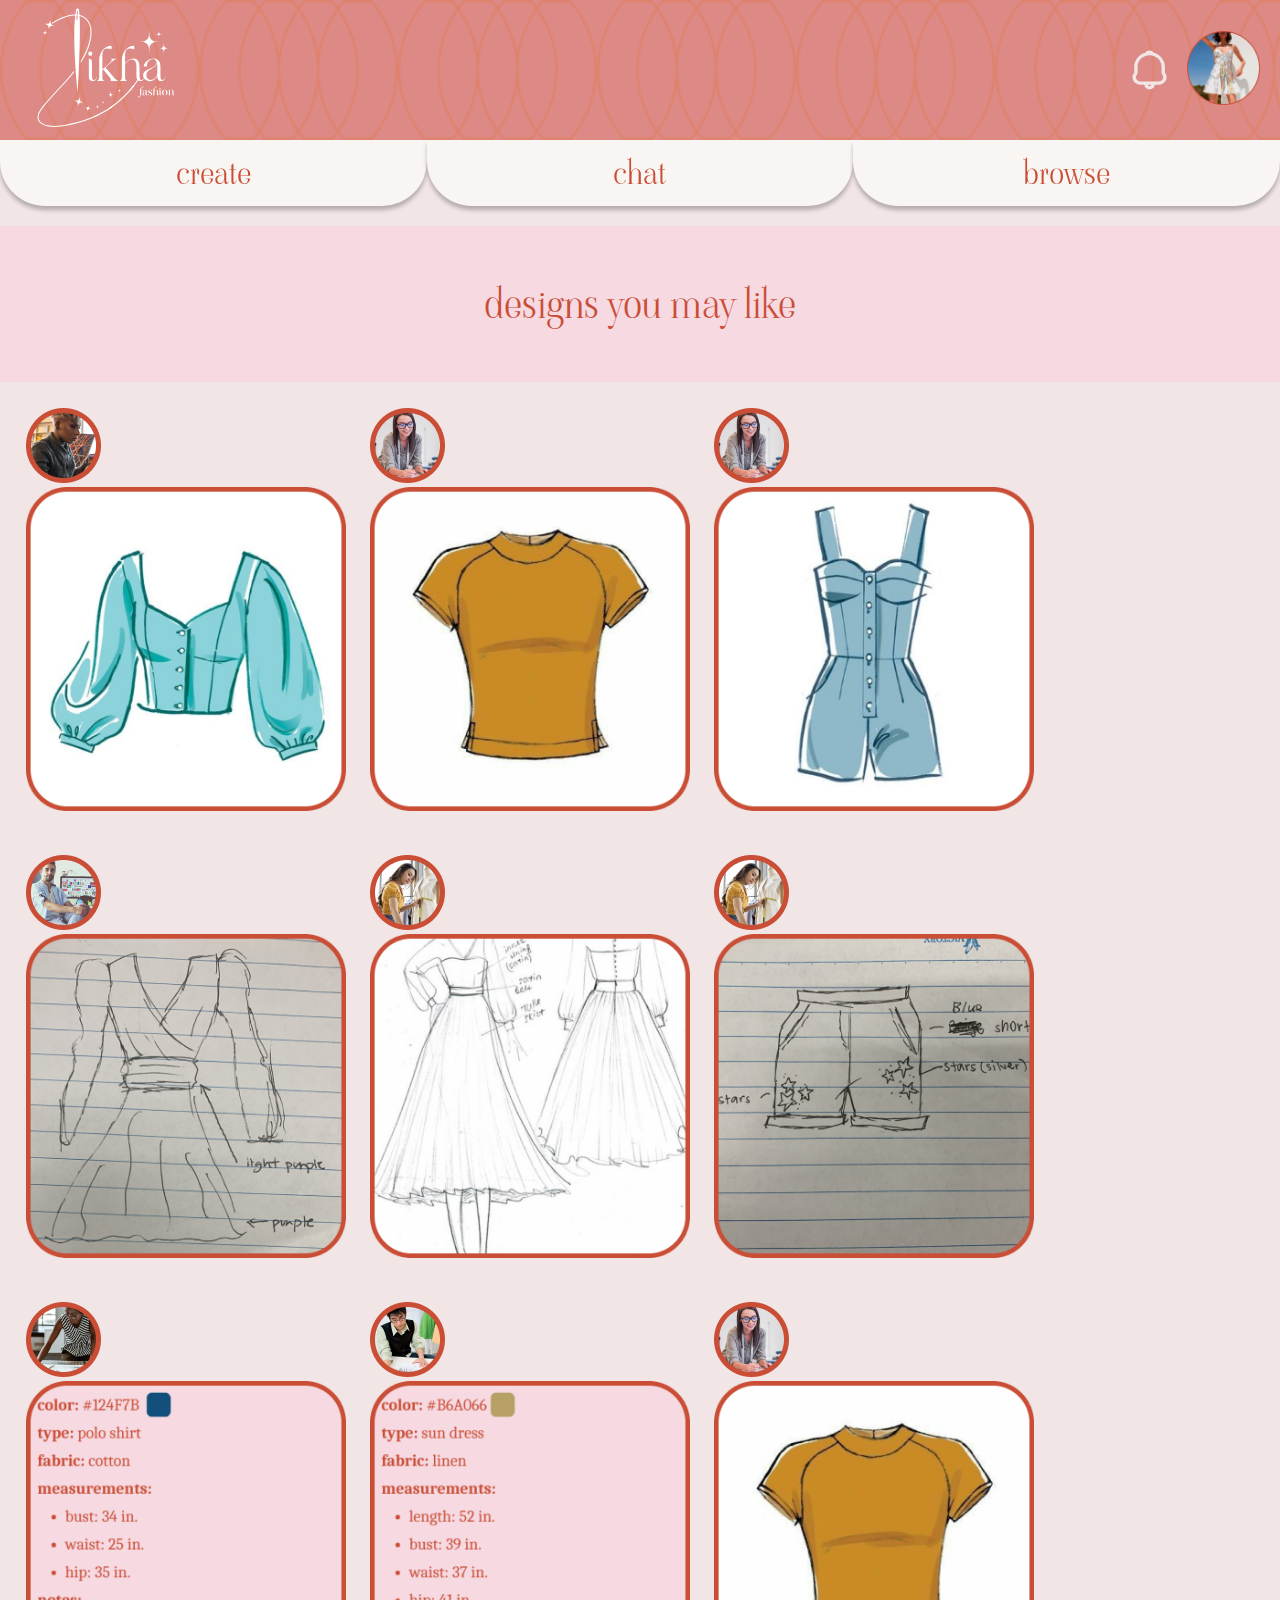
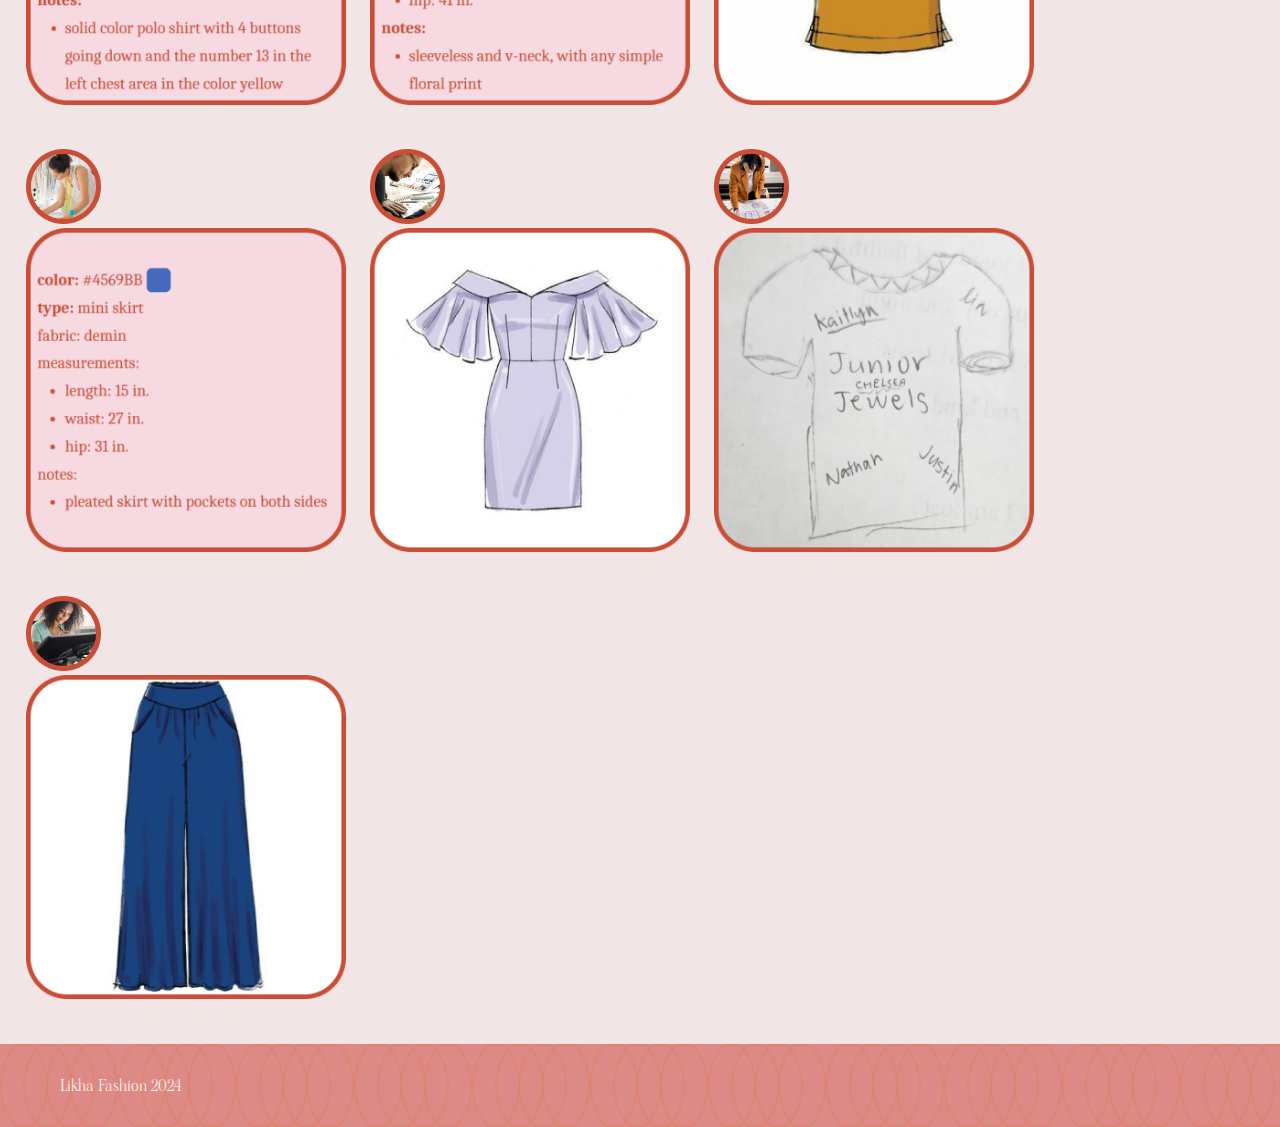
<file: browse_designs.html>
<!DOCTYPE html>
<html lang="en">
<head>
    <meta charset="UTF-8">
    <meta http-equiv="X-UA-Compatible" content="IE=edge">    
    <title>Chat</title>
    <script src="https://ajax.googleapis.com/ajax/libs/jquery/3.6.0/jquery.min.js"></script>
    <link rel="stylesheet" href="styles.css">
    <link rel="stylesheet" href="chat.css">
    <link rel="stylesheet" href="browse_designs.css">
    <link rel="stylesheet" href="https://cdnjs.cloudflare.com/ajax/libs/font-awesome/4.7.0/css/font-awesome.min.css">
    
    <link rel="preconnect" href="https://fonts.googleapis.com">
    <link rel="preconnect" href="https://fonts.gstatic.com" crossorigin>
    <link href="https://fonts.googleapis.com/css2?family=Viaoda+Libre&display=swap" rel="stylesheet">
</head>
<body>
    <div class="topbar-container">
        <div class="topbar-decor-container">
            <a href="index.html"> 
                <svg class="main-logo" width="200" height="140" viewBox="0 0 106 85" fill="none" xmlns="http://www.w3.org/2000/svg">
                <path d="M29.4811 8.85083C29.2548 8.83423 29.1841 7.29914 29.3111 5.38886C29.5916 5.40656 29.8698 5.43423 30.1458 5.46965C29.9957 7.36998 29.7042 8.86744 29.4811 8.85083ZM30.1977 4.71483C29.9228 4.67942 29.6479 4.65064 29.3696 4.63182C29.5275 2.90858 29.7958 1.59484 30.0067 1.61034C30.2154 1.62583 30.2927 2.97388 30.1977 4.71483ZM31.4488 5.70871C32.5695 5.98319 33.6416 6.42922 34.6288 7.09771C41.8677 11.9996 38.6292 23.417 37.4643 26.8016C36.1426 30.6432 34.3693 34.1992 32.3023 37.5494L32.2879 38.9473C34.6542 35.2617 36.6858 31.3349 38.1632 27.0428C39.3701 23.5344 42.7157 11.6808 35.0428 6.48345C33.9066 5.71535 32.6788 5.21731 31.3991 4.92512C31.3008 3.47857 31.1782 2.20689 31.0226 1.15988C30.8602 0.0663941 29.3045 0.00220141 29.0582 1.07909C28.854 1.97336 28.6442 3.12994 28.4521 4.59862C20.576 4.54882 12.0298 10.3992 11.5671 10.7202L11.9878 11.33C12.0982 11.2525 20.6566 5.39218 28.3582 5.36119C27.4528 13.0975 27.0917 28.7827 30.1028 60.1652C30.1028 60.1652 32.4204 22.4531 31.4488 5.70871Z" fill="white"/>
                <path d="M13.8795 12.731C10.8176 12.4244 10.4665 12.6469 9.45507 15.561C9.76093 12.4908 9.53678 12.14 6.63062 11.1251C9.69357 11.4316 10.0436 11.2081 11.0561 8.29395C10.7503 11.3641 10.9733 11.715 13.8795 12.731Z" fill="white"/>
                <path d="M8.79364 17.9407C7.31737 17.7912 7.14733 17.8997 6.65929 19.3042C6.80835 17.8244 6.70125 17.6551 5.29785 17.1659C6.77523 17.3142 6.94416 17.2058 7.43221 15.8013C7.28535 17.2799 7.39246 17.4504 8.79364 17.9407Z" fill="white"/>
                <path d="M30.1836 69.7953C30.4795 66.8314 30.2642 66.4938 27.4585 65.5132C30.4155 65.8099 30.7522 65.594 31.7305 62.7817C31.4335 65.7457 31.6499 66.0832 34.4545 67.0638C31.4986 66.7672 31.1619 66.983 30.1836 69.7953Z" fill="white"/>
                <path d="M37.8752 68.9043C37.6919 70.7349 37.8255 70.9441 39.5601 71.5506C37.7327 71.3669 37.524 71.5008 36.919 73.2384C37.1023 71.4067 36.9686 71.1975 35.2351 70.5921C37.0625 70.7758 37.2712 70.6419 37.8752 68.9043Z" fill="white"/>
                <path d="M45.5095 70.3497C44.3412 70.2324 44.2087 70.3176 43.8234 71.4277C43.9393 70.2578 43.8543 70.1239 42.7468 69.7377C43.9139 69.8539 44.0464 69.7698 44.4329 68.6597C44.3158 69.8284 44.4009 69.9623 45.5095 70.3497Z" fill="white"/>
                <path d="M47.1182 66.6575C47.8988 66.7361 47.9882 66.6785 48.2455 65.937C48.1671 66.7195 48.2245 66.808 48.9654 67.067C48.1848 66.9884 48.0954 67.0449 47.8381 67.7875C47.9165 67.005 47.858 66.9165 47.1182 66.6575Z" fill="white"/>
                <mask id="mask0_562_5712" style="mask-type:luminance" maskUnits="userSpaceOnUse" x="1" y="44" width="55" height="41">
                <path d="M1.41333 44.2002H55.332V84.4335H1.41333V44.2002Z" fill="white"/>
                </mask>
                <g mask="url(#mask0_562_5712)">
                <path d="M8.57483 83.7395C6.03083 83.1916 4.19902 82.2342 2.9734 80.8154C0.0296881 77.4043 2.54056 73.2926 4.68485 70.4969L5.04592 70.031C8.55165 65.5187 12.5233 61.2477 16.3636 57.1183C20.1796 53.0144 24.0486 48.843 27.529 44.3672L27.6305 45.4452C24.2617 49.7074 20.555 53.6939 16.9036 57.6219C13.0732 61.7413 9.11367 65.999 5.62781 70.4848L5.27117 70.9474C3.11583 73.7575 0.969334 77.3633 3.5321 80.3317C4.63406 81.6067 6.38196 82.5098 8.72942 83.0156C13.0611 83.9497 17.6047 83.3742 21.477 82.6891C34.4532 80.3915 45.6936 75.826 54.888 69.119L55.323 69.7167C46.0359 76.4912 34.6917 81.0998 21.6062 83.4174C17.6621 84.1146 13.0301 84.699 8.57483 83.7395Z" fill="white"/>
                </g>
                <path d="M39.062 33.7718C39.9122 33.7718 40.4941 33.1886 40.4941 32.3364C40.4941 31.4841 39.9122 30.9009 39.062 30.9009C38.2118 30.9009 37.5857 31.4388 37.5857 32.3364C37.5857 33.1886 38.2118 33.7718 39.062 33.7718ZM38.0329 35.9699V48.6634C38.0329 50.4575 38.9725 51.758 40.8518 51.758C42.7311 51.758 43.6266 50.2328 43.8496 48.5284L43.716 48.4841C43.5372 49.4703 42.91 51.0408 41.702 51.0408C40.4941 51.0408 40.2699 49.426 40.2699 48.5284L40.2258 38.2122C40.2258 36.8664 39.3303 35.9699 38.0329 35.9699Z" fill="white"/>
                <path d="M47.6083 34.4445C47.6083 32.0218 47.743 28.7026 50.9197 28.7026C51.994 28.7026 53.0684 28.9715 54.0975 29.1962V26.8188C48.6827 26.8188 45.3713 32.1114 45.3713 37.0908V48.9321C45.3713 50.3222 45.1029 51.0848 43.8044 51.6681H49.1751C48.1008 51.2198 47.6083 50.5469 47.6083 49.3361V44.0424L48.1902 43.5499L53.0231 49.3361C53.3809 49.739 53.6492 50.278 53.6492 50.8612C53.6492 51.1744 53.5598 51.4888 53.2914 51.6681H59.0199C58.0802 51.3537 56.9164 50.5015 56.2451 49.739L49.8012 42.069C51.7257 40.3646 55.3054 36.8218 57.4983 35.88H53.6492C54.008 36.0593 54.2311 36.4621 54.2311 36.8661C54.2311 37.4948 53.7386 38.0769 53.2914 38.4809L47.6083 43.6396V34.4445Z" fill="white"/>
                <path d="M63.6725 34.4445C63.6725 32.0672 63.8072 28.7026 66.9839 28.7026C68.0583 28.7026 69.1326 28.9715 70.1617 29.1962V26.8188C64.7469 26.8188 61.4355 32.1114 61.4355 37.0908V48.9321C61.4355 50.278 61.1672 51.0848 59.8687 51.6681H65.2393C64.2102 51.2198 63.6725 50.5469 63.6725 49.3361V40.1853C64.4785 38.3016 66.3578 36.5075 68.5054 36.5075C71.2802 36.5075 71.7274 39.3331 71.7274 41.5754V47.811C71.7274 49.7843 72.2199 51.7577 74.5463 51.7577C76.4256 51.7577 77.3211 50.2326 77.5453 48.5282L77.4105 48.4839C77.2317 49.47 76.6056 51.0405 75.3965 51.0405C74.0992 51.0405 73.9644 49.1557 73.9203 47.5863V43.0109C73.9203 39.8267 73.652 35.7903 69.5345 35.7903C67.1186 35.7903 64.8805 37.3597 63.6725 39.4228V34.4445Z" fill="white"/>
                <path d="M79.1995 41.3517C79.1995 41.1724 79.1995 40.9478 79.1995 40.7685C79.1995 38.3468 81.124 36.1034 83.5852 36.1034C85.0173 36.1034 85.8675 37.2246 85.8675 38.5704C85.8675 43.1458 76.47 42.5625 76.47 47.7212C76.47 50.2325 78.6628 51.803 81.0346 51.803C83.6294 51.803 85.5992 50.0985 86.4936 47.7655C86.4936 49.7842 86.8513 51.7576 89.3125 51.7576C91.1918 51.7576 92.0873 50.2325 92.3115 48.528L92.1767 48.4838C91.9979 49.4699 91.3707 51.0404 90.208 51.0404C89.0442 51.0847 88.7306 49.4699 88.7306 48.5734V41.666C88.7306 38.3911 87.5227 35.8345 83.943 35.8345C80.721 35.8345 77.4549 38.1222 76.8277 41.3517H79.1995ZM86.4936 46.061C86.4936 48.4384 84.2566 50.995 81.8395 50.995C79.8708 50.995 78.7965 49.4699 78.7965 47.6315C78.7965 42.4729 86.5389 43.0108 86.1358 38.3468C86.4042 39.0187 86.4936 39.6916 86.4936 40.4099V46.061Z" fill="white"/>
                <mask id="mask1_562_5712" style="mask-type:luminance" maskUnits="userSpaceOnUse" x="48" y="54" width="2" height="9">
                <path d="M48.9014 54.9668H49.7494V62.6168H48.9014V54.9668Z" fill="white"/>
                </mask>
                <g mask="url(#mask1_562_5712)">
                <mask id="mask2_562_5712" style="mask-type:luminance" maskUnits="userSpaceOnUse" x="49" y="53" width="26" height="23">
                <path d="M53.8512 75.6536L49.1177 59.995L69.8131 53.7085L74.5466 69.3682L53.8512 75.6536Z" fill="white"/>
                </mask>
                <g mask="url(#mask2_562_5712)">
                <mask id="mask3_562_5712" style="mask-type:luminance" maskUnits="userSpaceOnUse" x="-3" y="-12" width="78" height="98">
                <path d="M21.6328 85.4395L-2.89624 4.29551L50.0574 -11.7881L74.5876 69.3559L21.6328 85.4395Z" fill="white"/>
                </mask>
                <g mask="url(#mask3_562_5712)">
                <path d="M46.2073 62.4001C45.6331 59.4782 45.3295 59.217 42.3604 59.0952C45.2765 58.5186 45.537 58.2143 45.6585 55.2393C46.2316 58.1611 46.5363 58.4223 49.5043 58.5452C46.5893 59.1207 46.3298 59.4251 46.2073 62.4001Z" fill="white"/>
                </g>
                </g>
                </g>
                <mask id="mask4_562_5712" style="mask-type:luminance" maskUnits="userSpaceOnUse" x="51" y="59" width="5" height="5">
                <path d="M51.1626 59.2168H55.9679V63.7501H51.1626V59.2168Z" fill="white"/>
                </mask>
                <g mask="url(#mask4_562_5712)">
                <mask id="mask5_562_5712" style="mask-type:luminance" maskUnits="userSpaceOnUse" x="49" y="53" width="26" height="23">
                <path d="M53.8512 75.6536L49.1177 59.995L69.8131 53.7085L74.5466 69.3682L53.8512 75.6536Z" fill="white"/>
                </mask>
                <g mask="url(#mask5_562_5712)">
                <mask id="mask6_562_5712" style="mask-type:luminance" maskUnits="userSpaceOnUse" x="-3" y="-12" width="78" height="98">
                <path d="M21.6328 85.4395L-2.89624 4.29551L50.0574 -11.7881L74.5876 69.3559L21.6328 85.4395Z" fill="white"/>
                </mask>
                <g mask="url(#mask6_562_5712)">
                <path d="M53.3103 59.312C53.6647 61.1172 53.8535 61.2787 55.6886 61.354C53.8866 61.7104 53.7254 61.8985 53.6503 63.738C53.2948 61.9317 53.1071 61.7701 51.272 61.6938C53.0751 61.3385 53.2352 61.1504 53.3103 59.312Z" fill="white"/>
                </g>
                </g>
                </g>
                <mask id="mask7_562_5712" style="mask-type:luminance" maskUnits="userSpaceOnUse" x="57" y="56" width="5" height="5">
                <path d="M57.9468 56.9502H61.0561V60.0669H57.9468V56.9502Z" fill="white"/>
                </mask>
                <g mask="url(#mask7_562_5712)">
                <mask id="mask8_562_5712" style="mask-type:luminance" maskUnits="userSpaceOnUse" x="49" y="53" width="26" height="23">
                <path d="M53.8515 75.6536L49.1179 59.995L69.8133 53.7085L74.5469 69.3682L53.8515 75.6536Z" fill="white"/>
                </mask>
                <g mask="url(#mask8_562_5712)">
                <mask id="mask9_562_5712" style="mask-type:luminance" maskUnits="userSpaceOnUse" x="-3" y="-12" width="78" height="98">
                <path d="M21.6331 85.4395L-2.896 4.29551L50.0576 -11.7881L74.5878 69.3559L21.6331 85.4395Z" fill="white"/>
                </mask>
                <g mask="url(#mask9_562_5712)">
                <path d="M61.0353 58.4763C59.8836 58.7032 59.7809 58.8238 59.7334 59.9981C59.506 58.8448 59.3856 58.7419 58.2141 58.6932C59.3647 58.4652 59.4673 58.3457 59.5159 57.1714C59.7423 58.3246 59.8615 58.4276 61.0353 58.4763Z" fill="white"/>
                </g>
                </g>
                </g>
                <mask id="mask10_562_5712" style="mask-type:luminance" maskUnits="userSpaceOnUse" x="48" y="53" width="23" height="23">
                <path d="M48.9014 53.5498H70.384V75.9331H48.9014V53.5498Z" fill="white"/>
                </mask>
                <g mask="url(#mask10_562_5712)">
                <mask id="mask11_562_5712" style="mask-type:luminance" maskUnits="userSpaceOnUse" x="49" y="53" width="26" height="23">
                <path d="M53.8512 75.6531L49.1177 59.9945L69.8131 53.708L74.5466 69.3677L53.8512 75.6531Z" fill="white"/>
                </mask>
                <g mask="url(#mask11_562_5712)">
                <mask id="mask12_562_5712" style="mask-type:luminance" maskUnits="userSpaceOnUse" x="-3" y="-12" width="78" height="98">
                <path d="M21.6328 85.439L-2.89624 4.29502L50.0574 -11.7886L74.5876 69.3554L21.6328 85.439Z" fill="white"/>
                </mask>
                <g mask="url(#mask12_562_5712)">
                <path d="M29.5608 82.0259C26.9682 82.2407 24.9387 81.8577 23.3554 80.8561C19.5515 78.4478 20.765 73.7827 22.0083 70.4834L22.2181 69.9323C24.2685 64.5954 26.8335 59.3537 29.3135 54.2847C31.778 49.2478 34.2745 44.1312 36.3095 38.8364L36.7191 39.8392C34.7283 44.896 32.3345 49.789 29.976 54.6101C27.5026 59.6647 24.9454 64.8909 22.906 70.1979L22.6984 70.7446C21.4496 74.0605 20.4382 78.1345 23.7507 80.2308C25.1728 81.1306 27.1073 81.4869 29.5001 81.2888C33.9156 80.9225 38.0971 79.0521 41.605 77.2701C53.3589 71.3002 62.7962 63.6635 69.6553 54.5714L70.2438 55.0174C63.3163 64.2003 53.7928 71.909 41.9396 77.9298C38.3665 79.7438 34.1033 81.6496 29.5608 82.0259Z" fill="white"/>
                </g>
                </g>
                </g>
                <mask id="mask13_562_5712" style="mask-type:luminance" maskUnits="userSpaceOnUse" x="71" y="14" width="20" height="20">
                <path d="M71.5588 14.6924H90.1707V33.15H71.5588V14.6924Z" fill="white"/>
                </mask>
                <g mask="url(#mask13_562_5712)">
                <path d="M80.963 19.635C80.9917 19.8917 81.0403 20.1452 81.1121 20.3931C81.1828 20.6421 81.2733 20.8834 81.3848 21.1169C81.4963 21.3505 81.6266 21.5718 81.7768 21.7832C81.9259 21.9946 82.0915 22.1916 82.2737 22.3742C82.4559 22.5579 82.6535 22.724 82.8633 22.8734C83.0742 23.0228 83.2961 23.1534 83.5291 23.2652C83.761 23.377 84.0017 23.4688 84.2501 23.5396C84.4986 23.6105 84.7503 23.6603 85.0076 23.688C86.6406 23.8518 88.2781 23.9259 89.92 23.9126C88.2781 23.8993 86.6406 23.9735 85.0076 24.1373C84.7503 24.165 84.4986 24.2148 84.2501 24.2856C84.0017 24.3564 83.761 24.4483 83.5291 24.5601C83.2961 24.6719 83.0742 24.8025 82.8633 24.9519C82.6535 25.1013 82.4559 25.2673 82.2737 25.451C82.0915 25.6337 81.9259 25.8307 81.7768 26.0421C81.6266 26.2535 81.4963 26.4748 81.3848 26.7083C81.2733 26.9419 81.1828 27.1831 81.1121 27.4322C81.0403 27.6801 80.9917 27.9335 80.963 28.1903C80.8007 29.8283 80.7256 31.4697 80.7389 33.1143C80.7532 31.4697 80.6782 29.8283 80.5158 28.1903C80.4871 27.9335 80.4374 27.6801 80.3668 27.4322C80.2961 27.1831 80.2056 26.9419 80.094 26.7083C79.9825 26.4748 79.8511 26.2535 79.7021 26.0421C79.553 25.8307 79.3874 25.6337 79.2052 25.451C79.0219 25.2673 78.8254 25.1013 78.6156 24.9519C78.4047 24.8025 78.1827 24.6719 77.9498 24.5601C77.7179 24.4483 77.4772 24.3564 77.2287 24.2856C76.9803 24.2148 76.7285 24.165 76.4713 24.1373C74.8382 23.9735 73.2007 23.8993 71.5588 23.9126C73.2007 23.9259 74.8382 23.8518 76.4713 23.688C76.7285 23.6603 76.9803 23.6105 77.2287 23.5396C77.4772 23.4688 77.7179 23.377 77.9498 23.2652C78.1827 23.1534 78.4047 23.0228 78.6156 22.8734C78.8254 22.724 79.0219 22.5568 79.2052 22.3742C79.3874 22.1916 79.553 21.9946 79.7021 21.7832C79.8511 21.5718 79.9814 21.3505 80.094 21.1169C80.2056 20.8834 80.2961 20.6421 80.3668 20.3931C80.4374 20.1452 80.4871 19.8917 80.5158 19.635C80.6782 17.9969 80.7532 16.3556 80.7389 14.7109C80.7256 16.3556 80.8007 17.9969 80.963 19.635Z" fill="white"/>
                </g>
                <mask id="mask14_562_5712" style="mask-type:luminance" maskUnits="userSpaceOnUse" x="86" y="23" width="10" height="11">
                <path d="M86.2134 23.7998H95.7269V33.1797H86.2134V23.7998Z" fill="white"/>
                </mask>
                <g mask="url(#mask14_562_5712)">
                <path d="M91.2131 26.4039C91.2274 26.5345 91.2517 26.6629 91.2881 26.788C91.3235 26.9142 91.3699 27.0359 91.4262 27.1543C91.4825 27.2728 91.5487 27.3845 91.6238 27.4919C91.7 27.5981 91.7839 27.6978 91.8756 27.7907C91.9683 27.8837 92.0677 27.9678 92.1748 28.0431C92.2808 28.1183 92.3934 28.1847 92.5116 28.2412C92.6286 28.2987 92.7501 28.3441 92.8759 28.3806C93.0018 28.416 93.1299 28.4415 93.2591 28.4559C94.0861 28.5378 94.9142 28.5754 95.7457 28.5688C94.9142 28.5621 94.0861 28.5998 93.2591 28.6828C93.1299 28.6972 93.0018 28.7215 92.8759 28.758C92.7501 28.7935 92.6286 28.8399 92.5116 28.8964C92.3934 28.9528 92.2808 29.0192 92.1748 29.0956C92.0677 29.1709 91.9683 29.255 91.8756 29.3479C91.7839 29.4398 91.7 29.5394 91.6238 29.6468C91.5487 29.753 91.4825 29.8659 91.4262 29.9843C91.3699 30.1017 91.3235 30.2245 91.2881 30.3496C91.2517 30.4757 91.2274 30.6041 91.2131 30.7336C91.1302 31.5626 91.0927 32.3927 91.0993 33.2261C91.106 32.3927 91.0684 31.5626 90.9856 30.7336C90.9724 30.6041 90.947 30.4757 90.9116 30.3496C90.8752 30.2245 90.8288 30.1017 90.7725 29.9843C90.7162 29.8659 90.6499 29.753 90.5749 29.6468C90.4998 29.5394 90.4159 29.4398 90.3231 29.3479C90.2304 29.255 90.131 29.1709 90.025 29.0956C89.9179 29.0192 89.8052 28.9528 89.6882 28.8964C89.5701 28.8399 89.4486 28.7935 89.3227 28.758C89.1969 28.7215 89.0699 28.6972 88.9396 28.6828C88.1126 28.5998 87.2844 28.5621 86.4541 28.5688C87.2844 28.5754 88.1126 28.5378 88.9396 28.4559C89.0699 28.4415 89.1969 28.416 89.3227 28.3806C89.4486 28.3441 89.5701 28.2987 89.6882 28.2412C89.8052 28.1847 89.9179 28.1194 90.025 28.0431C90.131 27.9678 90.2304 27.8837 90.3231 27.7907C90.4159 27.6978 90.4998 27.5981 90.5749 27.4919C90.6499 27.3845 90.7162 27.2728 90.7725 27.1543C90.8288 27.0359 90.8752 26.9142 90.9116 26.788C90.947 26.6629 90.9724 26.5345 90.9856 26.4039C91.0684 25.5761 91.1071 24.7449 91.1004 23.9126C91.0927 24.7449 91.1302 25.5761 91.2131 26.4039Z" fill="white"/>
                </g>
                <path d="M87.7206 17.2147C87.7383 17.3752 87.7813 17.5279 87.8509 17.6729C87.9205 17.8179 88.0121 17.9474 88.1258 18.0614C88.2396 18.1754 88.3688 18.2672 88.5134 18.3369C88.6581 18.4067 88.8104 18.4498 88.9705 18.4675C89.4751 18.5185 89.9808 18.5417 90.4877 18.5373C89.9808 18.5328 89.4751 18.5561 88.9705 18.6059C88.8104 18.6236 88.6581 18.6679 88.5134 18.7365C88.3688 18.8062 88.2396 18.8981 88.1258 19.0121C88.0121 19.1261 87.9205 19.2556 87.8509 19.4006C87.7813 19.5455 87.7383 19.6983 87.7206 19.8588C87.6709 20.3646 87.6477 20.8715 87.6511 21.3806C87.6555 20.8715 87.6323 20.3646 87.5826 19.8588C87.5649 19.6983 87.5219 19.5455 87.4523 19.4006C87.3827 19.2556 87.2911 19.1261 87.1774 19.0121C87.0636 18.8981 86.9345 18.8062 86.7898 18.7365C86.6452 18.6679 86.4928 18.6236 86.3327 18.6059C85.8281 18.5561 85.3224 18.5328 84.8145 18.5373C85.3224 18.5417 85.8281 18.5185 86.3327 18.4675C86.4928 18.4498 86.6452 18.4067 86.7898 18.3369C86.9345 18.2672 87.0636 18.1754 87.1774 18.0614C87.2911 17.9474 87.3816 17.8179 87.4512 17.6729C87.5208 17.5279 87.5649 17.3752 87.5815 17.2147C87.6323 16.7089 87.6555 16.202 87.6511 15.6929C87.6477 16.202 87.6709 16.7089 87.7206 17.2147Z" fill="white"/>
                <mask id="mask15_562_5712" style="mask-type:luminance" maskUnits="userSpaceOnUse" x="64" y="52" width="2" height="4">
                <path d="M64.1653 52.4165H65.2959V55.5332H64.1653V52.4165Z" fill="white"/>
                </mask>
                <g mask="url(#mask15_562_5712)">
                <mask id="mask16_562_5712" style="mask-type:luminance" maskUnits="userSpaceOnUse" x="64" y="48" width="16" height="20">
                <path d="M70.4557 67.1313L64.332 51.735L73.5883 48.0361L79.7109 63.4335L70.4557 67.1313Z" fill="white"/>
                </mask>
                <g mask="url(#mask16_562_5712)">
                <mask id="mask17_562_5712" style="mask-type:luminance" maskUnits="userSpaceOnUse" x="-4" y="-16" width="84" height="101">
                <path d="M28.207 84.0127L-3.11377 5.25159L48.2852 -15.2856L79.606 63.4755L28.207 84.0127Z" fill="white"/>
                </mask>
                <g mask="url(#mask17_562_5712)">
                <path d="M65.1801 53.789C64.0517 54.1144 63.96 54.2428 64.0119 55.4171C63.6884 54.287 63.5603 54.1941 62.3877 54.2461C63.515 53.9218 63.6078 53.7934 63.5559 52.6191C63.8794 53.748 64.0075 53.841 65.1801 53.789Z" fill="white"/>
                </g>
                </g>
                </g>
                <mask id="mask18_562_5712" style="mask-type:luminance" maskUnits="userSpaceOnUse" x="64" y="47" width="11" height="21">
                <path d="M64.1653 47.8833H74.3413V67.15H64.1653V47.8833Z" fill="white"/>
                </mask>
                <g mask="url(#mask18_562_5712)">
                <mask id="mask19_562_5712" style="mask-type:luminance" maskUnits="userSpaceOnUse" x="64" y="48" width="16" height="20">
                <path d="M70.4557 67.1313L64.332 51.735L73.5883 48.0361L79.7109 63.4335L70.4557 67.1313Z" fill="white"/>
                </mask>
                <g mask="url(#mask19_562_5712)">
                <mask id="mask20_562_5712" style="mask-type:luminance" maskUnits="userSpaceOnUse" x="-4" y="-16" width="84" height="101">
                <path d="M28.207 84.0127L-3.11377 5.25159L48.2852 -15.2856L79.606 63.4755L28.207 84.0127Z" fill="white"/>
                </mask>
                <g mask="url(#mask20_562_5712)">
                <path d="M35.817 79.9355C33.2521 80.3705 31.1972 80.1624 29.5343 79.2991C25.5406 77.2228 26.3532 72.4715 27.3127 69.0792L27.4751 68.5114C29.0651 63.0196 31.1773 57.5776 33.2189 52.316C35.2473 47.0877 37.301 41.7774 38.88 36.3276L39.3725 37.2916C37.8178 42.5001 35.848 47.5802 33.9057 52.5839C31.8696 57.8311 29.7651 63.2565 28.1839 68.7173L28.0227 69.2795C27.0588 72.6906 26.3974 76.8355 29.8755 78.6428C31.3683 79.4175 33.3271 79.6079 35.6945 79.2062C40.0626 78.4657 44.0707 76.2455 47.4141 74.1715C58.6203 67.2209 67.3752 58.8084 73.4382 49.1651L74.0632 49.5591C67.9383 59.2987 59.1039 67.7909 47.8039 74.8001C44.3975 76.9129 40.311 79.1741 35.817 79.9355Z" fill="white"/>
                </g>
                </g>
                </g>
                <path d="M73.8453 57.8981V57.9999H74.3212C74.287 58.5445 74.3212 58.9861 74.3212 59.5306V61.4918C74.3212 61.9566 74.3091 62.7159 73.6653 62.7159C73.3816 62.7159 73.0989 62.6373 72.8284 62.5687V63.4076C74.2759 63.4076 75.1129 61.6279 75.1129 60.177V57.9999H75.8019V57.8981H75.1129C75.1007 57.6712 74.9649 56.1859 75.3271 56.1859C75.7345 56.1859 76.1309 56.3331 76.5262 56.4361V55.585C75.2818 55.585 74.4791 56.7526 74.3322 57.8981H73.8453Z" fill="white"/>
                <path d="M76.741 59.2583C76.741 59.2019 76.73 59.1332 76.73 59.0768C76.73 58.4991 77.08 57.9324 77.7027 57.9324C78.0528 57.9324 78.0528 58.3065 78.0528 58.5666C78.0528 59.7121 75.9041 59.5649 75.9041 60.8687C75.9041 61.4575 76.3457 61.9112 76.9442 61.9112C77.5669 61.9112 78.0075 61.4243 78.2118 60.8797C78.2118 61.5371 78.3586 61.888 79.0818 61.888C79.5688 61.888 79.8514 61.5261 79.9078 61.0723L79.8735 61.0612C79.8283 61.3103 79.6593 61.6954 79.3535 61.6954C79.0487 61.6843 79.0034 61.2881 79.0034 61.0612V59.3269C79.0034 58.4991 78.7086 57.8638 77.7701 57.8638C76.9674 57.8638 76.1525 58.4426 75.9946 59.2583H76.741ZM78.2118 60.4492C78.2118 60.9362 77.8264 61.6954 77.2611 61.6954C76.8095 61.6954 76.6737 61.2195 76.6737 60.8454C76.6737 59.5527 78.2449 59.6556 78.1212 58.4991C78.1886 58.6684 78.2118 58.8388 78.2118 59.0203V60.4492Z" fill="white"/>
                <path d="M79.9644 60.7207V61.6625C80.4502 61.8097 80.9371 61.9116 81.4461 61.9116C82.1473 61.9116 82.8484 61.605 82.8484 60.8004C82.8484 59.4966 80.5639 59.3383 80.5639 58.6233C80.5639 58.1707 80.8576 57.9205 81.2871 57.9205C81.8978 57.9205 82.3615 58.5558 82.6563 59.0207V58.1596C82.2489 57.9781 81.7619 57.853 81.3214 57.853C80.6545 57.853 80.0207 58.2382 80.0207 58.9642C80.0207 60.3012 82.1241 60.2337 82.1241 61.0837C82.1241 61.6393 81.8867 61.7865 81.3777 61.7865C80.7218 61.7865 80.1907 61.3106 79.9644 60.7207Z" fill="white"/>
                <path d="M84.5106 56.798C84.5106 56.674 84.5106 56.1859 84.7138 56.1859C85.1322 56.1859 85.5286 56.3331 85.9239 56.4361V55.585C84.5559 55.585 83.7189 56.923 83.7189 58.1814V60.9926C83.7189 61.4121 83.7642 61.6733 83.3225 61.8659H84.9059C84.6574 61.7641 84.5106 61.6047 84.5106 61.3214V58.9982C84.6806 58.5666 85.0538 58.0342 85.5618 58.0342C86.0377 58.0342 86.2187 58.623 86.2187 58.9982V61.2195C86.2187 61.7751 86.603 61.888 87.0888 61.888C87.5647 61.888 87.8584 61.5261 87.9147 61.0723L87.8805 61.0613C87.8352 61.3103 87.6542 61.6954 87.3604 61.6954C86.9309 61.6954 86.9872 60.8908 86.9983 60.7779V59.6557C86.9983 58.8953 86.953 57.8527 85.9582 57.8527C85.3476 57.8527 84.8043 58.2833 84.5106 58.7935V56.798Z" fill="white"/>
                <path d="M88.4349 57.5132C88.7066 57.5132 88.8987 57.3206 88.8987 57.0483C88.8987 56.7761 88.7066 56.5835 88.4349 56.5835C88.1633 56.5835 87.948 56.765 87.948 57.0483C87.948 57.3206 88.1633 57.5132 88.4349 57.5132ZM88.0507 57.8983V61.005C88.0507 61.6049 88.3212 61.8882 88.9208 61.8882C89.3967 61.8882 89.6793 61.5142 89.7467 61.0726L89.7125 61.0615C89.6561 61.3105 89.4872 61.6957 89.1924 61.6957C88.8987 61.6957 88.8424 61.2994 88.8424 61.0726L88.8302 58.6808C88.8302 58.216 88.5144 57.8983 88.0507 57.8983Z" fill="white"/>
                <path d="M89.7925 59.8816C89.7925 60.9817 90.6968 61.8771 91.7943 61.8771C92.8908 61.8771 93.773 60.9707 93.773 59.8816C93.773 58.7826 92.8797 57.8872 91.7822 57.8872C90.6858 57.8872 89.7925 58.7826 89.7925 59.8816ZM91.6806 58.0001C92.5518 58.0001 92.8113 59.3836 92.8113 60.041C92.8113 60.6077 92.6191 61.7753 91.8617 61.7753C91.0026 61.7753 90.72 60.3918 90.72 59.7344C90.72 59.1567 90.9231 58.0001 91.6806 58.0001Z" fill="white"/>
                <path d="M98.0939 61.8883C98.5797 61.8883 98.8624 61.5142 98.9187 61.0726L98.8856 61.0616C98.8513 61.3106 98.6923 61.719 98.3876 61.719C97.9459 61.719 98.0144 60.9144 98.0144 60.766L98.0254 59.5873C98.0144 58.9078 97.9581 57.853 96.9621 57.853C96.3626 57.853 95.8083 58.2725 95.5146 58.7827C95.5146 58.2039 95.3567 57.8984 94.7229 57.8984V61.0837C94.7229 61.4688 94.7118 61.6957 94.3154 61.8662H95.911C95.6614 61.7644 95.5035 61.5828 95.5146 61.2995V58.9753C95.6846 58.5558 96.0799 58.0345 96.5668 58.0345C97.0074 58.0345 97.2227 58.5669 97.2227 58.817V61.0837C97.2117 61.6736 97.6522 61.8883 98.0939 61.8883Z" fill="white"/>
                </svg>
            </a>
        </div>

        <div class="topbar-label-container"></div>
        
        <div class="topbar-profile-container">
            <svg width="36" height="40" viewBox="0 0 36 40" fill="none" xmlns="http://www.w3.org/2000/svg">
                <path id="Union" fill-rule="evenodd" clip-rule="evenodd" d="M22.3902 2.25712C21.4518 0.897577 19.8359 0 17.9999 0C16.1639 0 14.548 0.897598 13.6097 2.25717C7.04753 4.0675 2.25 9.8335 2.25 16.6667V22.7856C1.15555 24.0737 0.5 25.7139 0.5 27.5C0.5 31.6421 4.02576 35 8.375 35L12.75 35C12.75 36.3261 13.3031 37.5979 14.2877 38.5355C15.2723 39.4732 16.6076 40 18 40C19.3924 40 20.7277 39.4732 21.7123 38.5355C22.6969 37.5979 23.25 36.3261 23.25 35L27.625 35C31.9742 35 35.5 31.6421 35.5 27.5C35.5 25.7139 34.8445 24.0737 33.75 22.7856V16.6667C33.75 9.83344 28.9524 4.0674 22.3902 2.25712ZM5.75 22.7856C5.75 23.5488 5.47494 24.289 4.97079 24.8824C4.36211 25.5988 4 26.5046 4 27.5C4 29.8012 5.95876 31.6667 8.375 31.6667H27.625C30.0412 31.6667 32 29.8012 32 27.5C32 26.5046 31.6379 25.5988 31.0292 24.8824C30.5251 24.289 30.25 23.5488 30.25 22.7856V16.6667C30.25 10.2233 24.7655 5 18 5C11.2345 5 5.75 10.2233 5.75 16.6667V22.7856ZM16.7626 36.1785C16.4344 35.866 16.25 35.442 16.25 35H19.75C19.75 35.442 19.5656 35.866 19.2374 36.1785C18.9092 36.4911 18.4641 36.6667 18 36.6667C17.5359 36.6667 17.0908 36.4911 16.7626 36.1785Z" fill="#F1E5E5"/>
            </svg>
            <div class="profile-image-container">
                <a href="dashboard.html"><img class="image-cover" src="assets/profile_image.png" alt="profile image photo"> </a>
            </div>
        </div>
        
    </div>

    <div class="action-bar-container">
        <a href="start_design_options.html" class="action-bar">create</a>
        <a href="chat.html" class="action-bar">chat</a>
        <a href="browse_designs.html" class="action-bar">browse</a>
    </div>

    <div class="design-header-container">designs you may like</div>

    <div class="designs-container">
        <div class="design-container">
            <div class="design-profile-container">
                <img src="assets/profile1.png" alt="profile image photo">
            </div>
            <div class="design-image-container">
                <img class="image-fill" src="assets/browsedesign1.png" alt="profile image photo">
            </div>
        </div>

        <div class="design-container">
            <div class="design-profile-container">
                <img src="assets/profile2.png" alt="profile image photo">
            </div>
            <div class="design-image-container">
                <img class="image-fill" src="assets/browsedesign2.png" alt="profile image photo">
            </div>
        </div>

        <div class="design-container">
            <div class="design-profile-container">
                <img src="assets/profile3.png" alt="profile image photo">
            </div>
            <div class="design-image-container">
                <img class="image-fill" src="assets/browsedesign3.png" alt="profile image photo">
            </div>
        </div>

        <div class="design-container">
            <div class="design-profile-container">
                <img src="assets/profile4.png" alt="profile image photo">
            </div>
            <div class="design-image-container">
                <img class="image-fill" src="assets/browsedesign4.png" alt="profile image photo">
            </div>
        </div>

        <div class="design-container">
            <div class="design-profile-container">
                <img src="assets/profile5.png" alt="profile image photo">
            </div>
            <div class="design-image-container">
                <img class="image-fill" src="assets/browsedesign5.png" alt="profile image photo">
            </div>
        </div>

        <div class="design-container">
            <div class="design-profile-container">
                <img src="assets/profile6.png" alt="profile image photo">
            </div>
            <div class="design-image-container">
                <img class="image-fill" src="assets/browsedesign6.png" alt="profile image photo">
            </div>
        </div>

        <div class="design-container">
            <div class="design-profile-container">
                <img src="assets/profile7.png" alt="profile image photo">
            </div>
            <div class="design-image-container">
                <img class="image-fill" src="assets/browsedesign7.png" alt="profile image photo">
            </div>
        </div>

        <div class="design-container">
            <div class="design-profile-container">
                <img src="assets/profile8.png" alt="profile image photo">
            </div>
            <div class="design-image-container">
                <img class="image-fill" src="assets/browsedesign8.png" alt="profile image photo">
            </div>
        </div>

        <div class="design-container">
            <div class="design-profile-container">
                <img src="assets/profile2.png" alt="profile image photo">
            </div>
            <div class="design-image-container">
                <img class="image-fill" src="assets/browsedesign2.png" alt="profile image photo">
            </div>
        </div>

        <div class="design-container">
            <div class="design-profile-container">
                <img src="assets/profile9.png" alt="profile image photo">
            </div>
            <div class="design-image-container">
                <img class="image-fill" src="assets/browsedesign9.png" alt="profile image photo">
            </div>
        </div>

        <div class="design-container">
            <div class="design-profile-container">
                <img src="assets/profile10.png" alt="profile image photo">
            </div>
            <div class="design-image-container">
                <img class="image-fill" src="assets/browsedesign10.png" alt="profile image photo">
            </div>
        </div>

        <div class="design-container">
            <div class="design-profile-container">
                <img src="assets/profile11.png" alt="profile image photo">
            </div>
            <div class="design-image-container">
                <img class="image-fill" src="assets/browsedesign11.png" alt="profile image photo">
            </div>
        </div>

        <div class="design-container">
            <div class="design-profile-container">
                <img src="assets/profile12.png" alt="profile image photo">
            </div>
            <div class="design-image-container">
                <img class="image-fill" src="assets/browsedesign12.png" alt="profile image photo">
            </div>
        </div>

        

        
    </div>



    
    

    <div class="bottom-bar-container">Likha Fashion 2024</div>
    
</body>
</html>
</file>
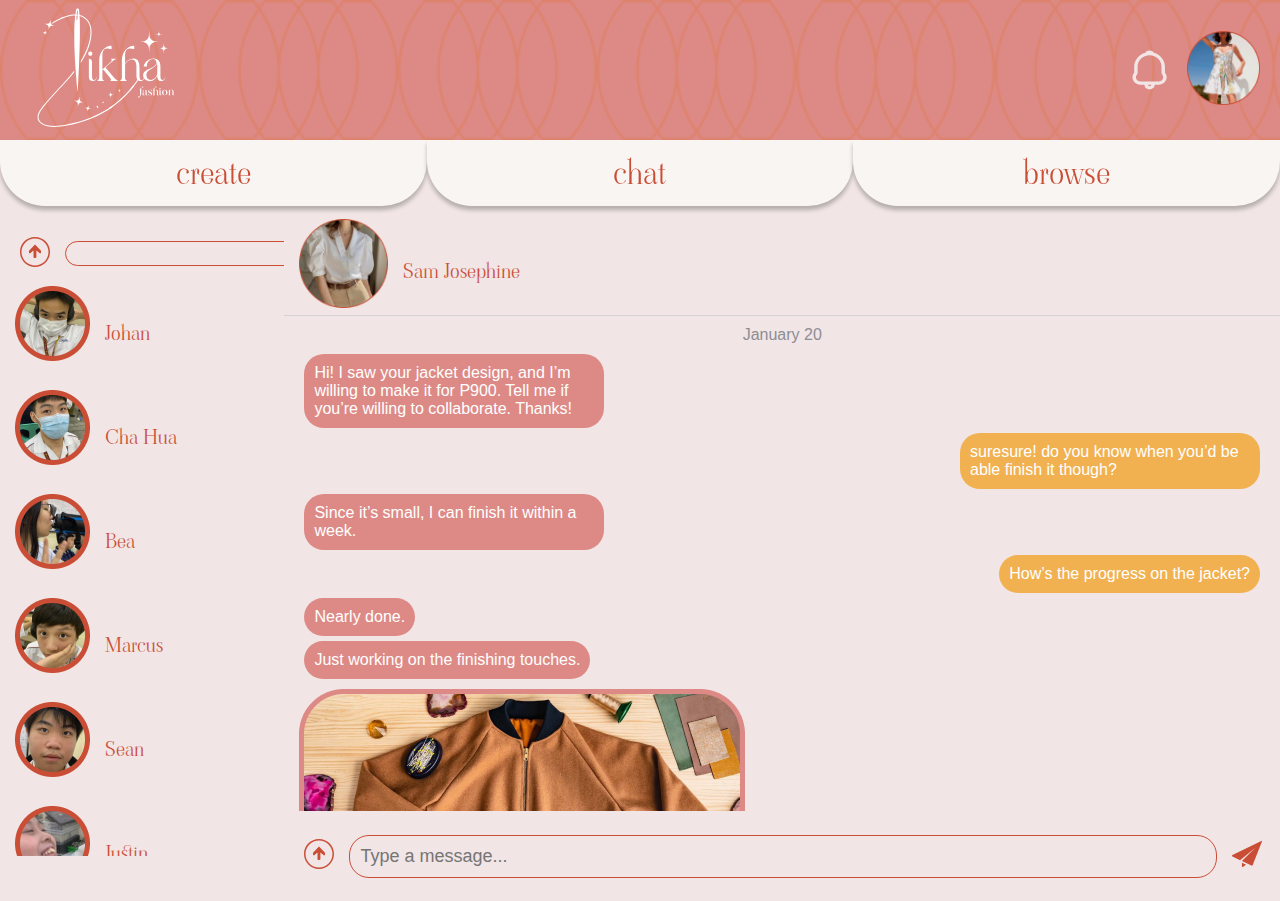
<file: chat.html>
<!DOCTYPE html>
<html lang="en">
<head>
    <meta charset="UTF-8">
    <meta http-equiv="X-UA-Compatible" content="IE=edge">    
    <title>Chat</title>
    <script src="https://ajax.googleapis.com/ajax/libs/jquery/3.6.0/jquery.min.js"></script>
    <link rel="stylesheet" href="styles.css">
    <link rel="stylesheet" href="chat.css">
    <link rel="stylesheet" href="https://cdnjs.cloudflare.com/ajax/libs/font-awesome/4.7.0/css/font-awesome.min.css">
    
    <link rel="preconnect" href="https://fonts.googleapis.com">
    <link rel="preconnect" href="https://fonts.gstatic.com" crossorigin>
    <link href="https://fonts.googleapis.com/css2?family=Viaoda+Libre&display=swap" rel="stylesheet">
</head>
<body>
    <div class="topbar-container">
        <div class="topbar-decor-container">
            <a href="index.html"> 
                <svg class="main-logo" width="200" height="140" viewBox="0 0 106 85" fill="none" xmlns="http://www.w3.org/2000/svg">
                <path d="M29.4811 8.85083C29.2548 8.83423 29.1841 7.29914 29.3111 5.38886C29.5916 5.40656 29.8698 5.43423 30.1458 5.46965C29.9957 7.36998 29.7042 8.86744 29.4811 8.85083ZM30.1977 4.71483C29.9228 4.67942 29.6479 4.65064 29.3696 4.63182C29.5275 2.90858 29.7958 1.59484 30.0067 1.61034C30.2154 1.62583 30.2927 2.97388 30.1977 4.71483ZM31.4488 5.70871C32.5695 5.98319 33.6416 6.42922 34.6288 7.09771C41.8677 11.9996 38.6292 23.417 37.4643 26.8016C36.1426 30.6432 34.3693 34.1992 32.3023 37.5494L32.2879 38.9473C34.6542 35.2617 36.6858 31.3349 38.1632 27.0428C39.3701 23.5344 42.7157 11.6808 35.0428 6.48345C33.9066 5.71535 32.6788 5.21731 31.3991 4.92512C31.3008 3.47857 31.1782 2.20689 31.0226 1.15988C30.8602 0.0663941 29.3045 0.00220141 29.0582 1.07909C28.854 1.97336 28.6442 3.12994 28.4521 4.59862C20.576 4.54882 12.0298 10.3992 11.5671 10.7202L11.9878 11.33C12.0982 11.2525 20.6566 5.39218 28.3582 5.36119C27.4528 13.0975 27.0917 28.7827 30.1028 60.1652C30.1028 60.1652 32.4204 22.4531 31.4488 5.70871Z" fill="white"/>
                <path d="M13.8795 12.731C10.8176 12.4244 10.4665 12.6469 9.45507 15.561C9.76093 12.4908 9.53678 12.14 6.63062 11.1251C9.69357 11.4316 10.0436 11.2081 11.0561 8.29395C10.7503 11.3641 10.9733 11.715 13.8795 12.731Z" fill="white"/>
                <path d="M8.79364 17.9407C7.31737 17.7912 7.14733 17.8997 6.65929 19.3042C6.80835 17.8244 6.70125 17.6551 5.29785 17.1659C6.77523 17.3142 6.94416 17.2058 7.43221 15.8013C7.28535 17.2799 7.39246 17.4504 8.79364 17.9407Z" fill="white"/>
                <path d="M30.1836 69.7953C30.4795 66.8314 30.2642 66.4938 27.4585 65.5132C30.4155 65.8099 30.7522 65.594 31.7305 62.7817C31.4335 65.7457 31.6499 66.0832 34.4545 67.0638C31.4986 66.7672 31.1619 66.983 30.1836 69.7953Z" fill="white"/>
                <path d="M37.8752 68.9043C37.6919 70.7349 37.8255 70.9441 39.5601 71.5506C37.7327 71.3669 37.524 71.5008 36.919 73.2384C37.1023 71.4067 36.9686 71.1975 35.2351 70.5921C37.0625 70.7758 37.2712 70.6419 37.8752 68.9043Z" fill="white"/>
                <path d="M45.5095 70.3497C44.3412 70.2324 44.2087 70.3176 43.8234 71.4277C43.9393 70.2578 43.8543 70.1239 42.7468 69.7377C43.9139 69.8539 44.0464 69.7698 44.4329 68.6597C44.3158 69.8284 44.4009 69.9623 45.5095 70.3497Z" fill="white"/>
                <path d="M47.1182 66.6575C47.8988 66.7361 47.9882 66.6785 48.2455 65.937C48.1671 66.7195 48.2245 66.808 48.9654 67.067C48.1848 66.9884 48.0954 67.0449 47.8381 67.7875C47.9165 67.005 47.858 66.9165 47.1182 66.6575Z" fill="white"/>
                <mask id="mask0_562_5712" style="mask-type:luminance" maskUnits="userSpaceOnUse" x="1" y="44" width="55" height="41">
                <path d="M1.41333 44.2002H55.332V84.4335H1.41333V44.2002Z" fill="white"/>
                </mask>
                <g mask="url(#mask0_562_5712)">
                <path d="M8.57483 83.7395C6.03083 83.1916 4.19902 82.2342 2.9734 80.8154C0.0296881 77.4043 2.54056 73.2926 4.68485 70.4969L5.04592 70.031C8.55165 65.5187 12.5233 61.2477 16.3636 57.1183C20.1796 53.0144 24.0486 48.843 27.529 44.3672L27.6305 45.4452C24.2617 49.7074 20.555 53.6939 16.9036 57.6219C13.0732 61.7413 9.11367 65.999 5.62781 70.4848L5.27117 70.9474C3.11583 73.7575 0.969334 77.3633 3.5321 80.3317C4.63406 81.6067 6.38196 82.5098 8.72942 83.0156C13.0611 83.9497 17.6047 83.3742 21.477 82.6891C34.4532 80.3915 45.6936 75.826 54.888 69.119L55.323 69.7167C46.0359 76.4912 34.6917 81.0998 21.6062 83.4174C17.6621 84.1146 13.0301 84.699 8.57483 83.7395Z" fill="white"/>
                </g>
                <path d="M39.062 33.7718C39.9122 33.7718 40.4941 33.1886 40.4941 32.3364C40.4941 31.4841 39.9122 30.9009 39.062 30.9009C38.2118 30.9009 37.5857 31.4388 37.5857 32.3364C37.5857 33.1886 38.2118 33.7718 39.062 33.7718ZM38.0329 35.9699V48.6634C38.0329 50.4575 38.9725 51.758 40.8518 51.758C42.7311 51.758 43.6266 50.2328 43.8496 48.5284L43.716 48.4841C43.5372 49.4703 42.91 51.0408 41.702 51.0408C40.4941 51.0408 40.2699 49.426 40.2699 48.5284L40.2258 38.2122C40.2258 36.8664 39.3303 35.9699 38.0329 35.9699Z" fill="white"/>
                <path d="M47.6083 34.4445C47.6083 32.0218 47.743 28.7026 50.9197 28.7026C51.994 28.7026 53.0684 28.9715 54.0975 29.1962V26.8188C48.6827 26.8188 45.3713 32.1114 45.3713 37.0908V48.9321C45.3713 50.3222 45.1029 51.0848 43.8044 51.6681H49.1751C48.1008 51.2198 47.6083 50.5469 47.6083 49.3361V44.0424L48.1902 43.5499L53.0231 49.3361C53.3809 49.739 53.6492 50.278 53.6492 50.8612C53.6492 51.1744 53.5598 51.4888 53.2914 51.6681H59.0199C58.0802 51.3537 56.9164 50.5015 56.2451 49.739L49.8012 42.069C51.7257 40.3646 55.3054 36.8218 57.4983 35.88H53.6492C54.008 36.0593 54.2311 36.4621 54.2311 36.8661C54.2311 37.4948 53.7386 38.0769 53.2914 38.4809L47.6083 43.6396V34.4445Z" fill="white"/>
                <path d="M63.6725 34.4445C63.6725 32.0672 63.8072 28.7026 66.9839 28.7026C68.0583 28.7026 69.1326 28.9715 70.1617 29.1962V26.8188C64.7469 26.8188 61.4355 32.1114 61.4355 37.0908V48.9321C61.4355 50.278 61.1672 51.0848 59.8687 51.6681H65.2393C64.2102 51.2198 63.6725 50.5469 63.6725 49.3361V40.1853C64.4785 38.3016 66.3578 36.5075 68.5054 36.5075C71.2802 36.5075 71.7274 39.3331 71.7274 41.5754V47.811C71.7274 49.7843 72.2199 51.7577 74.5463 51.7577C76.4256 51.7577 77.3211 50.2326 77.5453 48.5282L77.4105 48.4839C77.2317 49.47 76.6056 51.0405 75.3965 51.0405C74.0992 51.0405 73.9644 49.1557 73.9203 47.5863V43.0109C73.9203 39.8267 73.652 35.7903 69.5345 35.7903C67.1186 35.7903 64.8805 37.3597 63.6725 39.4228V34.4445Z" fill="white"/>
                <path d="M79.1995 41.3517C79.1995 41.1724 79.1995 40.9478 79.1995 40.7685C79.1995 38.3468 81.124 36.1034 83.5852 36.1034C85.0173 36.1034 85.8675 37.2246 85.8675 38.5704C85.8675 43.1458 76.47 42.5625 76.47 47.7212C76.47 50.2325 78.6628 51.803 81.0346 51.803C83.6294 51.803 85.5992 50.0985 86.4936 47.7655C86.4936 49.7842 86.8513 51.7576 89.3125 51.7576C91.1918 51.7576 92.0873 50.2325 92.3115 48.528L92.1767 48.4838C91.9979 49.4699 91.3707 51.0404 90.208 51.0404C89.0442 51.0847 88.7306 49.4699 88.7306 48.5734V41.666C88.7306 38.3911 87.5227 35.8345 83.943 35.8345C80.721 35.8345 77.4549 38.1222 76.8277 41.3517H79.1995ZM86.4936 46.061C86.4936 48.4384 84.2566 50.995 81.8395 50.995C79.8708 50.995 78.7965 49.4699 78.7965 47.6315C78.7965 42.4729 86.5389 43.0108 86.1358 38.3468C86.4042 39.0187 86.4936 39.6916 86.4936 40.4099V46.061Z" fill="white"/>
                <mask id="mask1_562_5712" style="mask-type:luminance" maskUnits="userSpaceOnUse" x="48" y="54" width="2" height="9">
                <path d="M48.9014 54.9668H49.7494V62.6168H48.9014V54.9668Z" fill="white"/>
                </mask>
                <g mask="url(#mask1_562_5712)">
                <mask id="mask2_562_5712" style="mask-type:luminance" maskUnits="userSpaceOnUse" x="49" y="53" width="26" height="23">
                <path d="M53.8512 75.6536L49.1177 59.995L69.8131 53.7085L74.5466 69.3682L53.8512 75.6536Z" fill="white"/>
                </mask>
                <g mask="url(#mask2_562_5712)">
                <mask id="mask3_562_5712" style="mask-type:luminance" maskUnits="userSpaceOnUse" x="-3" y="-12" width="78" height="98">
                <path d="M21.6328 85.4395L-2.89624 4.29551L50.0574 -11.7881L74.5876 69.3559L21.6328 85.4395Z" fill="white"/>
                </mask>
                <g mask="url(#mask3_562_5712)">
                <path d="M46.2073 62.4001C45.6331 59.4782 45.3295 59.217 42.3604 59.0952C45.2765 58.5186 45.537 58.2143 45.6585 55.2393C46.2316 58.1611 46.5363 58.4223 49.5043 58.5452C46.5893 59.1207 46.3298 59.4251 46.2073 62.4001Z" fill="white"/>
                </g>
                </g>
                </g>
                <mask id="mask4_562_5712" style="mask-type:luminance" maskUnits="userSpaceOnUse" x="51" y="59" width="5" height="5">
                <path d="M51.1626 59.2168H55.9679V63.7501H51.1626V59.2168Z" fill="white"/>
                </mask>
                <g mask="url(#mask4_562_5712)">
                <mask id="mask5_562_5712" style="mask-type:luminance" maskUnits="userSpaceOnUse" x="49" y="53" width="26" height="23">
                <path d="M53.8512 75.6536L49.1177 59.995L69.8131 53.7085L74.5466 69.3682L53.8512 75.6536Z" fill="white"/>
                </mask>
                <g mask="url(#mask5_562_5712)">
                <mask id="mask6_562_5712" style="mask-type:luminance" maskUnits="userSpaceOnUse" x="-3" y="-12" width="78" height="98">
                <path d="M21.6328 85.4395L-2.89624 4.29551L50.0574 -11.7881L74.5876 69.3559L21.6328 85.4395Z" fill="white"/>
                </mask>
                <g mask="url(#mask6_562_5712)">
                <path d="M53.3103 59.312C53.6647 61.1172 53.8535 61.2787 55.6886 61.354C53.8866 61.7104 53.7254 61.8985 53.6503 63.738C53.2948 61.9317 53.1071 61.7701 51.272 61.6938C53.0751 61.3385 53.2352 61.1504 53.3103 59.312Z" fill="white"/>
                </g>
                </g>
                </g>
                <mask id="mask7_562_5712" style="mask-type:luminance" maskUnits="userSpaceOnUse" x="57" y="56" width="5" height="5">
                <path d="M57.9468 56.9502H61.0561V60.0669H57.9468V56.9502Z" fill="white"/>
                </mask>
                <g mask="url(#mask7_562_5712)">
                <mask id="mask8_562_5712" style="mask-type:luminance" maskUnits="userSpaceOnUse" x="49" y="53" width="26" height="23">
                <path d="M53.8515 75.6536L49.1179 59.995L69.8133 53.7085L74.5469 69.3682L53.8515 75.6536Z" fill="white"/>
                </mask>
                <g mask="url(#mask8_562_5712)">
                <mask id="mask9_562_5712" style="mask-type:luminance" maskUnits="userSpaceOnUse" x="-3" y="-12" width="78" height="98">
                <path d="M21.6331 85.4395L-2.896 4.29551L50.0576 -11.7881L74.5878 69.3559L21.6331 85.4395Z" fill="white"/>
                </mask>
                <g mask="url(#mask9_562_5712)">
                <path d="M61.0353 58.4763C59.8836 58.7032 59.7809 58.8238 59.7334 59.9981C59.506 58.8448 59.3856 58.7419 58.2141 58.6932C59.3647 58.4652 59.4673 58.3457 59.5159 57.1714C59.7423 58.3246 59.8615 58.4276 61.0353 58.4763Z" fill="white"/>
                </g>
                </g>
                </g>
                <mask id="mask10_562_5712" style="mask-type:luminance" maskUnits="userSpaceOnUse" x="48" y="53" width="23" height="23">
                <path d="M48.9014 53.5498H70.384V75.9331H48.9014V53.5498Z" fill="white"/>
                </mask>
                <g mask="url(#mask10_562_5712)">
                <mask id="mask11_562_5712" style="mask-type:luminance" maskUnits="userSpaceOnUse" x="49" y="53" width="26" height="23">
                <path d="M53.8512 75.6531L49.1177 59.9945L69.8131 53.708L74.5466 69.3677L53.8512 75.6531Z" fill="white"/>
                </mask>
                <g mask="url(#mask11_562_5712)">
                <mask id="mask12_562_5712" style="mask-type:luminance" maskUnits="userSpaceOnUse" x="-3" y="-12" width="78" height="98">
                <path d="M21.6328 85.439L-2.89624 4.29502L50.0574 -11.7886L74.5876 69.3554L21.6328 85.439Z" fill="white"/>
                </mask>
                <g mask="url(#mask12_562_5712)">
                <path d="M29.5608 82.0259C26.9682 82.2407 24.9387 81.8577 23.3554 80.8561C19.5515 78.4478 20.765 73.7827 22.0083 70.4834L22.2181 69.9323C24.2685 64.5954 26.8335 59.3537 29.3135 54.2847C31.778 49.2478 34.2745 44.1312 36.3095 38.8364L36.7191 39.8392C34.7283 44.896 32.3345 49.789 29.976 54.6101C27.5026 59.6647 24.9454 64.8909 22.906 70.1979L22.6984 70.7446C21.4496 74.0605 20.4382 78.1345 23.7507 80.2308C25.1728 81.1306 27.1073 81.4869 29.5001 81.2888C33.9156 80.9225 38.0971 79.0521 41.605 77.2701C53.3589 71.3002 62.7962 63.6635 69.6553 54.5714L70.2438 55.0174C63.3163 64.2003 53.7928 71.909 41.9396 77.9298C38.3665 79.7438 34.1033 81.6496 29.5608 82.0259Z" fill="white"/>
                </g>
                </g>
                </g>
                <mask id="mask13_562_5712" style="mask-type:luminance" maskUnits="userSpaceOnUse" x="71" y="14" width="20" height="20">
                <path d="M71.5588 14.6924H90.1707V33.15H71.5588V14.6924Z" fill="white"/>
                </mask>
                <g mask="url(#mask13_562_5712)">
                <path d="M80.963 19.635C80.9917 19.8917 81.0403 20.1452 81.1121 20.3931C81.1828 20.6421 81.2733 20.8834 81.3848 21.1169C81.4963 21.3505 81.6266 21.5718 81.7768 21.7832C81.9259 21.9946 82.0915 22.1916 82.2737 22.3742C82.4559 22.5579 82.6535 22.724 82.8633 22.8734C83.0742 23.0228 83.2961 23.1534 83.5291 23.2652C83.761 23.377 84.0017 23.4688 84.2501 23.5396C84.4986 23.6105 84.7503 23.6603 85.0076 23.688C86.6406 23.8518 88.2781 23.9259 89.92 23.9126C88.2781 23.8993 86.6406 23.9735 85.0076 24.1373C84.7503 24.165 84.4986 24.2148 84.2501 24.2856C84.0017 24.3564 83.761 24.4483 83.5291 24.5601C83.2961 24.6719 83.0742 24.8025 82.8633 24.9519C82.6535 25.1013 82.4559 25.2673 82.2737 25.451C82.0915 25.6337 81.9259 25.8307 81.7768 26.0421C81.6266 26.2535 81.4963 26.4748 81.3848 26.7083C81.2733 26.9419 81.1828 27.1831 81.1121 27.4322C81.0403 27.6801 80.9917 27.9335 80.963 28.1903C80.8007 29.8283 80.7256 31.4697 80.7389 33.1143C80.7532 31.4697 80.6782 29.8283 80.5158 28.1903C80.4871 27.9335 80.4374 27.6801 80.3668 27.4322C80.2961 27.1831 80.2056 26.9419 80.094 26.7083C79.9825 26.4748 79.8511 26.2535 79.7021 26.0421C79.553 25.8307 79.3874 25.6337 79.2052 25.451C79.0219 25.2673 78.8254 25.1013 78.6156 24.9519C78.4047 24.8025 78.1827 24.6719 77.9498 24.5601C77.7179 24.4483 77.4772 24.3564 77.2287 24.2856C76.9803 24.2148 76.7285 24.165 76.4713 24.1373C74.8382 23.9735 73.2007 23.8993 71.5588 23.9126C73.2007 23.9259 74.8382 23.8518 76.4713 23.688C76.7285 23.6603 76.9803 23.6105 77.2287 23.5396C77.4772 23.4688 77.7179 23.377 77.9498 23.2652C78.1827 23.1534 78.4047 23.0228 78.6156 22.8734C78.8254 22.724 79.0219 22.5568 79.2052 22.3742C79.3874 22.1916 79.553 21.9946 79.7021 21.7832C79.8511 21.5718 79.9814 21.3505 80.094 21.1169C80.2056 20.8834 80.2961 20.6421 80.3668 20.3931C80.4374 20.1452 80.4871 19.8917 80.5158 19.635C80.6782 17.9969 80.7532 16.3556 80.7389 14.7109C80.7256 16.3556 80.8007 17.9969 80.963 19.635Z" fill="white"/>
                </g>
                <mask id="mask14_562_5712" style="mask-type:luminance" maskUnits="userSpaceOnUse" x="86" y="23" width="10" height="11">
                <path d="M86.2134 23.7998H95.7269V33.1797H86.2134V23.7998Z" fill="white"/>
                </mask>
                <g mask="url(#mask14_562_5712)">
                <path d="M91.2131 26.4039C91.2274 26.5345 91.2517 26.6629 91.2881 26.788C91.3235 26.9142 91.3699 27.0359 91.4262 27.1543C91.4825 27.2728 91.5487 27.3845 91.6238 27.4919C91.7 27.5981 91.7839 27.6978 91.8756 27.7907C91.9683 27.8837 92.0677 27.9678 92.1748 28.0431C92.2808 28.1183 92.3934 28.1847 92.5116 28.2412C92.6286 28.2987 92.7501 28.3441 92.8759 28.3806C93.0018 28.416 93.1299 28.4415 93.2591 28.4559C94.0861 28.5378 94.9142 28.5754 95.7457 28.5688C94.9142 28.5621 94.0861 28.5998 93.2591 28.6828C93.1299 28.6972 93.0018 28.7215 92.8759 28.758C92.7501 28.7935 92.6286 28.8399 92.5116 28.8964C92.3934 28.9528 92.2808 29.0192 92.1748 29.0956C92.0677 29.1709 91.9683 29.255 91.8756 29.3479C91.7839 29.4398 91.7 29.5394 91.6238 29.6468C91.5487 29.753 91.4825 29.8659 91.4262 29.9843C91.3699 30.1017 91.3235 30.2245 91.2881 30.3496C91.2517 30.4757 91.2274 30.6041 91.2131 30.7336C91.1302 31.5626 91.0927 32.3927 91.0993 33.2261C91.106 32.3927 91.0684 31.5626 90.9856 30.7336C90.9724 30.6041 90.947 30.4757 90.9116 30.3496C90.8752 30.2245 90.8288 30.1017 90.7725 29.9843C90.7162 29.8659 90.6499 29.753 90.5749 29.6468C90.4998 29.5394 90.4159 29.4398 90.3231 29.3479C90.2304 29.255 90.131 29.1709 90.025 29.0956C89.9179 29.0192 89.8052 28.9528 89.6882 28.8964C89.5701 28.8399 89.4486 28.7935 89.3227 28.758C89.1969 28.7215 89.0699 28.6972 88.9396 28.6828C88.1126 28.5998 87.2844 28.5621 86.4541 28.5688C87.2844 28.5754 88.1126 28.5378 88.9396 28.4559C89.0699 28.4415 89.1969 28.416 89.3227 28.3806C89.4486 28.3441 89.5701 28.2987 89.6882 28.2412C89.8052 28.1847 89.9179 28.1194 90.025 28.0431C90.131 27.9678 90.2304 27.8837 90.3231 27.7907C90.4159 27.6978 90.4998 27.5981 90.5749 27.4919C90.6499 27.3845 90.7162 27.2728 90.7725 27.1543C90.8288 27.0359 90.8752 26.9142 90.9116 26.788C90.947 26.6629 90.9724 26.5345 90.9856 26.4039C91.0684 25.5761 91.1071 24.7449 91.1004 23.9126C91.0927 24.7449 91.1302 25.5761 91.2131 26.4039Z" fill="white"/>
                </g>
                <path d="M87.7206 17.2147C87.7383 17.3752 87.7813 17.5279 87.8509 17.6729C87.9205 17.8179 88.0121 17.9474 88.1258 18.0614C88.2396 18.1754 88.3688 18.2672 88.5134 18.3369C88.6581 18.4067 88.8104 18.4498 88.9705 18.4675C89.4751 18.5185 89.9808 18.5417 90.4877 18.5373C89.9808 18.5328 89.4751 18.5561 88.9705 18.6059C88.8104 18.6236 88.6581 18.6679 88.5134 18.7365C88.3688 18.8062 88.2396 18.8981 88.1258 19.0121C88.0121 19.1261 87.9205 19.2556 87.8509 19.4006C87.7813 19.5455 87.7383 19.6983 87.7206 19.8588C87.6709 20.3646 87.6477 20.8715 87.6511 21.3806C87.6555 20.8715 87.6323 20.3646 87.5826 19.8588C87.5649 19.6983 87.5219 19.5455 87.4523 19.4006C87.3827 19.2556 87.2911 19.1261 87.1774 19.0121C87.0636 18.8981 86.9345 18.8062 86.7898 18.7365C86.6452 18.6679 86.4928 18.6236 86.3327 18.6059C85.8281 18.5561 85.3224 18.5328 84.8145 18.5373C85.3224 18.5417 85.8281 18.5185 86.3327 18.4675C86.4928 18.4498 86.6452 18.4067 86.7898 18.3369C86.9345 18.2672 87.0636 18.1754 87.1774 18.0614C87.2911 17.9474 87.3816 17.8179 87.4512 17.6729C87.5208 17.5279 87.5649 17.3752 87.5815 17.2147C87.6323 16.7089 87.6555 16.202 87.6511 15.6929C87.6477 16.202 87.6709 16.7089 87.7206 17.2147Z" fill="white"/>
                <mask id="mask15_562_5712" style="mask-type:luminance" maskUnits="userSpaceOnUse" x="64" y="52" width="2" height="4">
                <path d="M64.1653 52.4165H65.2959V55.5332H64.1653V52.4165Z" fill="white"/>
                </mask>
                <g mask="url(#mask15_562_5712)">
                <mask id="mask16_562_5712" style="mask-type:luminance" maskUnits="userSpaceOnUse" x="64" y="48" width="16" height="20">
                <path d="M70.4557 67.1313L64.332 51.735L73.5883 48.0361L79.7109 63.4335L70.4557 67.1313Z" fill="white"/>
                </mask>
                <g mask="url(#mask16_562_5712)">
                <mask id="mask17_562_5712" style="mask-type:luminance" maskUnits="userSpaceOnUse" x="-4" y="-16" width="84" height="101">
                <path d="M28.207 84.0127L-3.11377 5.25159L48.2852 -15.2856L79.606 63.4755L28.207 84.0127Z" fill="white"/>
                </mask>
                <g mask="url(#mask17_562_5712)">
                <path d="M65.1801 53.789C64.0517 54.1144 63.96 54.2428 64.0119 55.4171C63.6884 54.287 63.5603 54.1941 62.3877 54.2461C63.515 53.9218 63.6078 53.7934 63.5559 52.6191C63.8794 53.748 64.0075 53.841 65.1801 53.789Z" fill="white"/>
                </g>
                </g>
                </g>
                <mask id="mask18_562_5712" style="mask-type:luminance" maskUnits="userSpaceOnUse" x="64" y="47" width="11" height="21">
                <path d="M64.1653 47.8833H74.3413V67.15H64.1653V47.8833Z" fill="white"/>
                </mask>
                <g mask="url(#mask18_562_5712)">
                <mask id="mask19_562_5712" style="mask-type:luminance" maskUnits="userSpaceOnUse" x="64" y="48" width="16" height="20">
                <path d="M70.4557 67.1313L64.332 51.735L73.5883 48.0361L79.7109 63.4335L70.4557 67.1313Z" fill="white"/>
                </mask>
                <g mask="url(#mask19_562_5712)">
                <mask id="mask20_562_5712" style="mask-type:luminance" maskUnits="userSpaceOnUse" x="-4" y="-16" width="84" height="101">
                <path d="M28.207 84.0127L-3.11377 5.25159L48.2852 -15.2856L79.606 63.4755L28.207 84.0127Z" fill="white"/>
                </mask>
                <g mask="url(#mask20_562_5712)">
                <path d="M35.817 79.9355C33.2521 80.3705 31.1972 80.1624 29.5343 79.2991C25.5406 77.2228 26.3532 72.4715 27.3127 69.0792L27.4751 68.5114C29.0651 63.0196 31.1773 57.5776 33.2189 52.316C35.2473 47.0877 37.301 41.7774 38.88 36.3276L39.3725 37.2916C37.8178 42.5001 35.848 47.5802 33.9057 52.5839C31.8696 57.8311 29.7651 63.2565 28.1839 68.7173L28.0227 69.2795C27.0588 72.6906 26.3974 76.8355 29.8755 78.6428C31.3683 79.4175 33.3271 79.6079 35.6945 79.2062C40.0626 78.4657 44.0707 76.2455 47.4141 74.1715C58.6203 67.2209 67.3752 58.8084 73.4382 49.1651L74.0632 49.5591C67.9383 59.2987 59.1039 67.7909 47.8039 74.8001C44.3975 76.9129 40.311 79.1741 35.817 79.9355Z" fill="white"/>
                </g>
                </g>
                </g>
                <path d="M73.8453 57.8981V57.9999H74.3212C74.287 58.5445 74.3212 58.9861 74.3212 59.5306V61.4918C74.3212 61.9566 74.3091 62.7159 73.6653 62.7159C73.3816 62.7159 73.0989 62.6373 72.8284 62.5687V63.4076C74.2759 63.4076 75.1129 61.6279 75.1129 60.177V57.9999H75.8019V57.8981H75.1129C75.1007 57.6712 74.9649 56.1859 75.3271 56.1859C75.7345 56.1859 76.1309 56.3331 76.5262 56.4361V55.585C75.2818 55.585 74.4791 56.7526 74.3322 57.8981H73.8453Z" fill="white"/>
                <path d="M76.741 59.2583C76.741 59.2019 76.73 59.1332 76.73 59.0768C76.73 58.4991 77.08 57.9324 77.7027 57.9324C78.0528 57.9324 78.0528 58.3065 78.0528 58.5666C78.0528 59.7121 75.9041 59.5649 75.9041 60.8687C75.9041 61.4575 76.3457 61.9112 76.9442 61.9112C77.5669 61.9112 78.0075 61.4243 78.2118 60.8797C78.2118 61.5371 78.3586 61.888 79.0818 61.888C79.5688 61.888 79.8514 61.5261 79.9078 61.0723L79.8735 61.0612C79.8283 61.3103 79.6593 61.6954 79.3535 61.6954C79.0487 61.6843 79.0034 61.2881 79.0034 61.0612V59.3269C79.0034 58.4991 78.7086 57.8638 77.7701 57.8638C76.9674 57.8638 76.1525 58.4426 75.9946 59.2583H76.741ZM78.2118 60.4492C78.2118 60.9362 77.8264 61.6954 77.2611 61.6954C76.8095 61.6954 76.6737 61.2195 76.6737 60.8454C76.6737 59.5527 78.2449 59.6556 78.1212 58.4991C78.1886 58.6684 78.2118 58.8388 78.2118 59.0203V60.4492Z" fill="white"/>
                <path d="M79.9644 60.7207V61.6625C80.4502 61.8097 80.9371 61.9116 81.4461 61.9116C82.1473 61.9116 82.8484 61.605 82.8484 60.8004C82.8484 59.4966 80.5639 59.3383 80.5639 58.6233C80.5639 58.1707 80.8576 57.9205 81.2871 57.9205C81.8978 57.9205 82.3615 58.5558 82.6563 59.0207V58.1596C82.2489 57.9781 81.7619 57.853 81.3214 57.853C80.6545 57.853 80.0207 58.2382 80.0207 58.9642C80.0207 60.3012 82.1241 60.2337 82.1241 61.0837C82.1241 61.6393 81.8867 61.7865 81.3777 61.7865C80.7218 61.7865 80.1907 61.3106 79.9644 60.7207Z" fill="white"/>
                <path d="M84.5106 56.798C84.5106 56.674 84.5106 56.1859 84.7138 56.1859C85.1322 56.1859 85.5286 56.3331 85.9239 56.4361V55.585C84.5559 55.585 83.7189 56.923 83.7189 58.1814V60.9926C83.7189 61.4121 83.7642 61.6733 83.3225 61.8659H84.9059C84.6574 61.7641 84.5106 61.6047 84.5106 61.3214V58.9982C84.6806 58.5666 85.0538 58.0342 85.5618 58.0342C86.0377 58.0342 86.2187 58.623 86.2187 58.9982V61.2195C86.2187 61.7751 86.603 61.888 87.0888 61.888C87.5647 61.888 87.8584 61.5261 87.9147 61.0723L87.8805 61.0613C87.8352 61.3103 87.6542 61.6954 87.3604 61.6954C86.9309 61.6954 86.9872 60.8908 86.9983 60.7779V59.6557C86.9983 58.8953 86.953 57.8527 85.9582 57.8527C85.3476 57.8527 84.8043 58.2833 84.5106 58.7935V56.798Z" fill="white"/>
                <path d="M88.4349 57.5132C88.7066 57.5132 88.8987 57.3206 88.8987 57.0483C88.8987 56.7761 88.7066 56.5835 88.4349 56.5835C88.1633 56.5835 87.948 56.765 87.948 57.0483C87.948 57.3206 88.1633 57.5132 88.4349 57.5132ZM88.0507 57.8983V61.005C88.0507 61.6049 88.3212 61.8882 88.9208 61.8882C89.3967 61.8882 89.6793 61.5142 89.7467 61.0726L89.7125 61.0615C89.6561 61.3105 89.4872 61.6957 89.1924 61.6957C88.8987 61.6957 88.8424 61.2994 88.8424 61.0726L88.8302 58.6808C88.8302 58.216 88.5144 57.8983 88.0507 57.8983Z" fill="white"/>
                <path d="M89.7925 59.8816C89.7925 60.9817 90.6968 61.8771 91.7943 61.8771C92.8908 61.8771 93.773 60.9707 93.773 59.8816C93.773 58.7826 92.8797 57.8872 91.7822 57.8872C90.6858 57.8872 89.7925 58.7826 89.7925 59.8816ZM91.6806 58.0001C92.5518 58.0001 92.8113 59.3836 92.8113 60.041C92.8113 60.6077 92.6191 61.7753 91.8617 61.7753C91.0026 61.7753 90.72 60.3918 90.72 59.7344C90.72 59.1567 90.9231 58.0001 91.6806 58.0001Z" fill="white"/>
                <path d="M98.0939 61.8883C98.5797 61.8883 98.8624 61.5142 98.9187 61.0726L98.8856 61.0616C98.8513 61.3106 98.6923 61.719 98.3876 61.719C97.9459 61.719 98.0144 60.9144 98.0144 60.766L98.0254 59.5873C98.0144 58.9078 97.9581 57.853 96.9621 57.853C96.3626 57.853 95.8083 58.2725 95.5146 58.7827C95.5146 58.2039 95.3567 57.8984 94.7229 57.8984V61.0837C94.7229 61.4688 94.7118 61.6957 94.3154 61.8662H95.911C95.6614 61.7644 95.5035 61.5828 95.5146 61.2995V58.9753C95.6846 58.5558 96.0799 58.0345 96.5668 58.0345C97.0074 58.0345 97.2227 58.5669 97.2227 58.817V61.0837C97.2117 61.6736 97.6522 61.8883 98.0939 61.8883Z" fill="white"/>
                </svg>
            </a>
        </div>

        <div class="topbar-label-container"></div>
        
        <div class="topbar-profile-container">
            <svg width="36" height="40" viewBox="0 0 36 40" fill="none" xmlns="http://www.w3.org/2000/svg">
                <path id="Union" fill-rule="evenodd" clip-rule="evenodd" d="M22.3902 2.25712C21.4518 0.897577 19.8359 0 17.9999 0C16.1639 0 14.548 0.897598 13.6097 2.25717C7.04753 4.0675 2.25 9.8335 2.25 16.6667V22.7856C1.15555 24.0737 0.5 25.7139 0.5 27.5C0.5 31.6421 4.02576 35 8.375 35L12.75 35C12.75 36.3261 13.3031 37.5979 14.2877 38.5355C15.2723 39.4732 16.6076 40 18 40C19.3924 40 20.7277 39.4732 21.7123 38.5355C22.6969 37.5979 23.25 36.3261 23.25 35L27.625 35C31.9742 35 35.5 31.6421 35.5 27.5C35.5 25.7139 34.8445 24.0737 33.75 22.7856V16.6667C33.75 9.83344 28.9524 4.0674 22.3902 2.25712ZM5.75 22.7856C5.75 23.5488 5.47494 24.289 4.97079 24.8824C4.36211 25.5988 4 26.5046 4 27.5C4 29.8012 5.95876 31.6667 8.375 31.6667H27.625C30.0412 31.6667 32 29.8012 32 27.5C32 26.5046 31.6379 25.5988 31.0292 24.8824C30.5251 24.289 30.25 23.5488 30.25 22.7856V16.6667C30.25 10.2233 24.7655 5 18 5C11.2345 5 5.75 10.2233 5.75 16.6667V22.7856ZM16.7626 36.1785C16.4344 35.866 16.25 35.442 16.25 35H19.75C19.75 35.442 19.5656 35.866 19.2374 36.1785C18.9092 36.4911 18.4641 36.6667 18 36.6667C17.5359 36.6667 17.0908 36.4911 16.7626 36.1785Z" fill="#F1E5E5"/>
            </svg>
            <div class="profile-image-container">
                <a href="dashboard.html"><img class="image-cover" src="assets/profile_image.png" alt="profile image photo"> </a>
            </div>
        </div>

    </div>

    <div class="action-bar-container">
        <a href="start_design_options.html" class="action-bar">create</a>
        <a href="chat.html" class="action-bar">chat</a>
        <a href="browse_designs.html" class="action-bar">browse</a>
    </div>

    <div class="chat-container">
        <div class="chat-contacts-container">

            <div class="chat-contact-container">
                <div class="svg-container">
                    <svg class="arrow-up-icon" version="1.1" id="icons_1_" xmlns="http://www.w3.org/2000/svg" x="0" y="0" viewBox="0 0 128 128" style="enable-background:new 0 0 128 128" xml:space="preserve"><style>.st0{display:none}.st1{display:inline}.st2{fill:#CA4E36}</style><g id="row2_1_"><g id="_x34__3_"><path class="st2" d="M64 .3C28.7.3 0 28.8 0 64s28.7 63.7 64 63.7 64-28.5 64-63.7S99.3.3 64 .3zm0 121C32.2 121.3 6.4 95.7 6.4 64 6.4 32.3 32.2 6.7 64 6.7s57.6 25.7 57.6 57.3c0 31.7-25.8 57.3-57.6 57.3zM38.4 58.9V66c0 2.2 1.8 3.9 3.9 3.9l15.3-12.2v28.7c0 2.2 2.3 3.2 4.4 3.2h4c2.2 0 3.9-1.8 3.9-3.9V57.2l15.8 12.7c2.2 0 3.9-1.8 3.9-3.9v-7.1L64 32.2 38.4 58.9z" id="up"/></g></g></svg>
                </div>
                
                <div class="search-contact-text-container">
                    <input class="search-contact-text" type="text">
                </div>
            </div>
            
            <div class="chat-contact-container">
                <div class="chat-contact-image">
                    <img class="image-cover" src="assets/johan.png" alt="contact photo">
                </div>
                <div class="chat-contact-name">Johan</div>
            </div>

            <div class="chat-contact-container">
                <div class="chat-contact-image">
                    <img class="image-cover" src="assets/cha_hua.png" alt="contact photo">
                </div>
                <div class="chat-contact-name">Cha Hua</div>
            </div>

            <div class="chat-contact-container">
                <div class="chat-contact-image">
                    <img class="image-cover" src="assets/bea.png" alt="contact photo">
                </div>
                <div class="chat-contact-name">Bea</div>
            </div>

            <div class="chat-contact-container">
                <div class="chat-contact-image">
                    <img class="image-cover" src="assets/marcus.png" alt="contact photo">
                </div>
                <div class="chat-contact-name">Marcus</div>
            </div>

            <div class="chat-contact-container">
                <div class="chat-contact-image">
                    <img class="image-cover" src="assets/sean.png" alt="contact photo">
                </div>
                <div class="chat-contact-name">Sean</div>
            </div>

            <div class="chat-contact-container">
                <div class="chat-contact-image">
                    <img class="image-cover" src="assets/justin.png" alt="contact photo">
                </div>
                <div class="chat-contact-name">Justin</div>
            </div>

            <div class="chat-contact-container">
                <div class="chat-contact-image">
                    <img class="image-cover" src="assets/edric.png" alt="contact photo">
                </div>
                <div class="chat-contact-name">Edric</div>
            </div>

        </div>
        
        <div class="chat-box-container">
            <div class="chat-contact-title-container">
                <div class="chat-contact-image">
                    <img class="image-cover" src="assets/active_chat_profile.png" alt="contact photo">
                </div>
                <div class="chat-contact-name">Sam Josephine</div>

            </div>
            <div class="chat-conversation-container">
                
                <div class="message-date">January 20</div>
                
                <div class="cmessage">
                    <div class="contact-message">Hi! I saw your jacket design, and I’m willing to make it for P900.  Tell me if you’re willing to collaborate.  Thanks!</div> 
                </div>
                <div class="ymessage">
                    <div class="your-message">suresure! do you know when you’d be able finish it though?</div> 
                </div>
                <div class="cmessage">
                    <div class="contact-message">Since it’s small, I can finish it within a week.</div> 
                </div>
            <div class="ymessage">
                    <div class="your-message">How’s the progress on the jacket?</div> 
                </div>
                <div class="cmessage">
                    <div class="contact-message">Nearly done.</div> 
                </div>
                <div class="cmessage">
                    <div class="contact-message">Just working on the finishing touches.</div> 
                </div>
                <div class="cmessage">
                    <div class="chat-contact-image">
                        <img src="assets/jacket.png" alt="jacket photo">
                    </div>
                </div>
                <div class="ymessage">
                    <div class="your-message">:O</div> 
                </div>
                <div class="ymessage">
                    <div class="your-message">WOWWWWWWWW!!</div> 
                </div>
                <div class="ymessage">
                    <div class="your-message">LOVE THE PROGRESS!</div> 
                </div>
                <div class="ymessage">
                    <div class="your-message">CAN’T WAIT TO WEAR IT!!</div> 
                </div>
                

                
            </div>

            <div class="chat-box-text-field-container">
                <div class="svg-container">
                    <svg class="arrow-up-icon" version="1.1" id="icons_1_" xmlns="http://www.w3.org/2000/svg" x="0" y="0" viewBox="0 0 128 128" style="enable-background:new 0 0 128 128" xml:space="preserve"><style>.st0{display:none}.st1{display:inline}.st2{fill:#CA4E36}</style><g id="row2_1_"><g id="_x34__3_"><path class="st2" d="M64 .3C28.7.3 0 28.8 0 64s28.7 63.7 64 63.7 64-28.5 64-63.7S99.3.3 64 .3zm0 121C32.2 121.3 6.4 95.7 6.4 64 6.4 32.3 32.2 6.7 64 6.7s57.6 25.7 57.6 57.3c0 31.7-25.8 57.3-57.6 57.3zM38.4 58.9V66c0 2.2 1.8 3.9 3.9 3.9l15.3-12.2v28.7c0 2.2 2.3 3.2 4.4 3.2h4c2.2 0 3.9-1.8 3.9-3.9V57.2l15.8 12.7c2.2 0 3.9-1.8 3.9-3.9v-7.1L64 32.2 38.4 58.9z" id="up"/></g></g></svg>
                </div>
                
                <input class="message-text" type="text" placeholder="Type a message...">

                <div class="svg-container">
                    <svg fill="#CA4E36" height="30px" width="30px" version="1.1" id="Capa_1" xmlns="http://www.w3.org/2000/svg" xmlns:xlink="http://www.w3.org/1999/xlink" 
                    viewBox="0 0 495.003 495.003" xml:space="preserve">
                    <g id="XMLID_51_">
                        <path id="XMLID_53_" d="M164.711,456.687c0,2.966,1.647,5.686,4.266,7.072c2.617,1.385,5.799,1.207,8.245-0.468l55.09-37.616
                            l-67.6-32.22V456.687z"/>
                        <path id="XMLID_52_" d="M492.431,32.443c-1.513-1.395-3.466-2.125-5.44-2.125c-1.19,0-2.377,0.264-3.5,0.816L7.905,264.422
                            c-4.861,2.389-7.937,7.353-7.904,12.783c0.033,5.423,3.161,10.353,8.057,12.689l125.342,59.724l250.62-205.99L164.455,364.414
                            l156.145,74.4c1.918,0.919,4.012,1.376,6.084,1.376c1.768,0,3.519-0.322,5.186-0.977c3.637-1.438,6.527-4.318,7.97-7.956
                            L494.436,41.257C495.66,38.188,494.862,34.679,492.431,32.443z"/>
                    </g>
                    </svg>
                </div>
            </div>

        </div>
    </div>

    <!-- <div class="bottom-bar-container">Likha Fashion 2024</div> -->
    
</body>
</html>
</file>
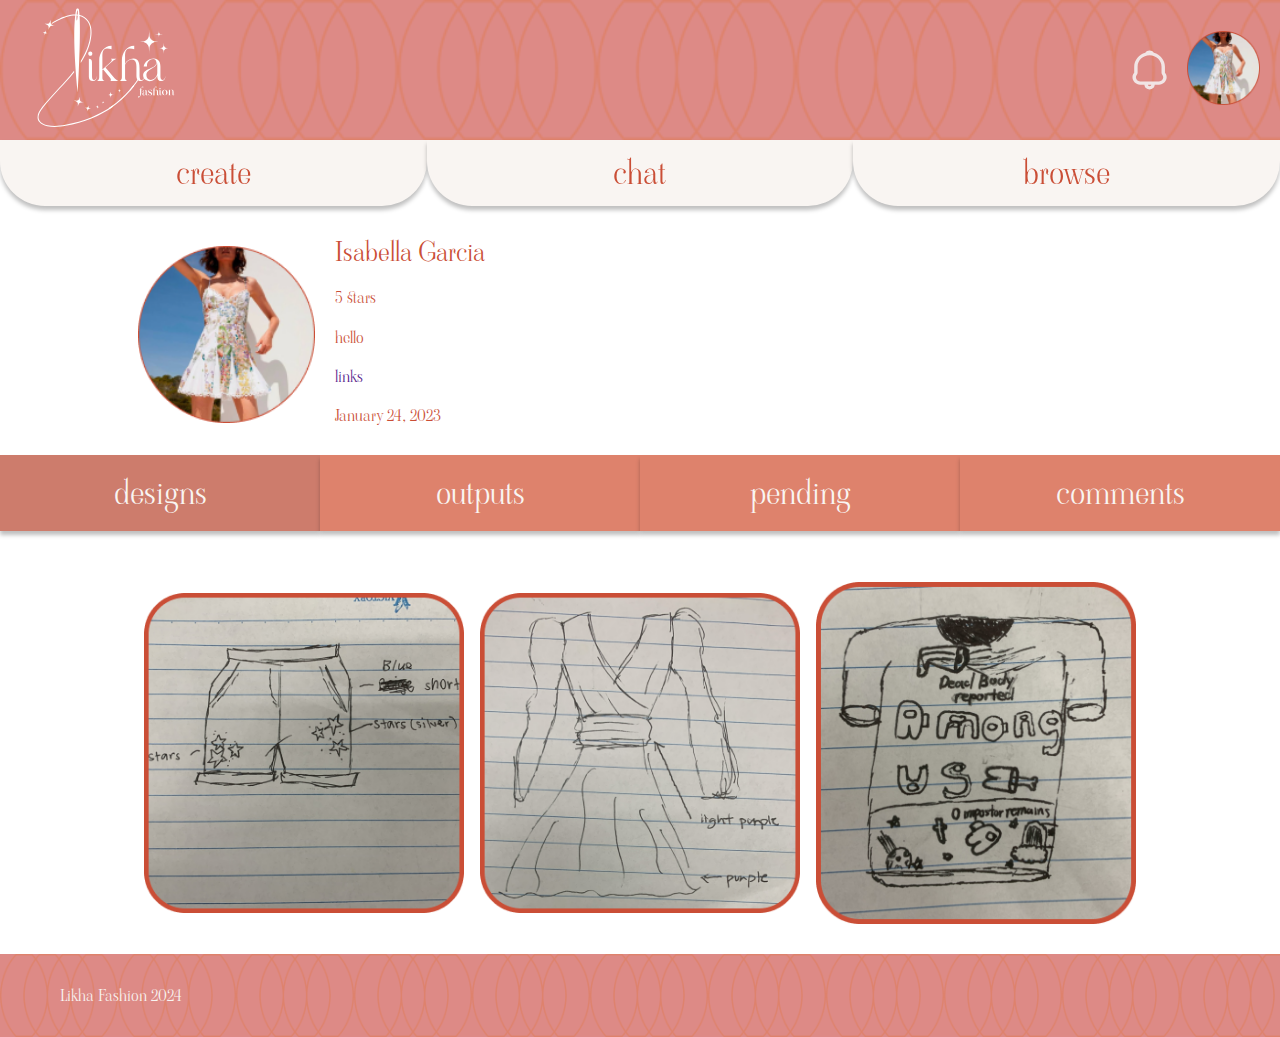
<file: dashboard.html>
<!DOCTYPE html>
<html lang="en">
<head>
    <meta charset="UTF-8">
    <meta http-equiv="X-UA-Compatible" content="IE=edge">    
    <title>Likha</title>
    <script src="https://ajax.googleapis.com/ajax/libs/jquery/3.6.0/jquery.min.js"></script>
    <link rel="stylesheet" href="styles.css">
    <link rel="stylesheet" href="https://cdnjs.cloudflare.com/ajax/libs/font-awesome/4.7.0/css/font-awesome.min.css">
    
    <link rel="preconnect" href="https://fonts.googleapis.com">
    <link rel="preconnect" href="https://fonts.gstatic.com" crossorigin>
    <link href="https://fonts.googleapis.com/css2?family=Viaoda+Libre&display=swap" rel="stylesheet">
</head>
<body>
    <div class="topbar-container">
        <div class="topbar-decor-container">
            <a href="index.html"> 
                <svg class="main-logo" width="200" height="140" viewBox="0 0 106 85" fill="none" xmlns="http://www.w3.org/2000/svg">
                <path d="M29.4811 8.85083C29.2548 8.83423 29.1841 7.29914 29.3111 5.38886C29.5916 5.40656 29.8698 5.43423 30.1458 5.46965C29.9957 7.36998 29.7042 8.86744 29.4811 8.85083ZM30.1977 4.71483C29.9228 4.67942 29.6479 4.65064 29.3696 4.63182C29.5275 2.90858 29.7958 1.59484 30.0067 1.61034C30.2154 1.62583 30.2927 2.97388 30.1977 4.71483ZM31.4488 5.70871C32.5695 5.98319 33.6416 6.42922 34.6288 7.09771C41.8677 11.9996 38.6292 23.417 37.4643 26.8016C36.1426 30.6432 34.3693 34.1992 32.3023 37.5494L32.2879 38.9473C34.6542 35.2617 36.6858 31.3349 38.1632 27.0428C39.3701 23.5344 42.7157 11.6808 35.0428 6.48345C33.9066 5.71535 32.6788 5.21731 31.3991 4.92512C31.3008 3.47857 31.1782 2.20689 31.0226 1.15988C30.8602 0.0663941 29.3045 0.00220141 29.0582 1.07909C28.854 1.97336 28.6442 3.12994 28.4521 4.59862C20.576 4.54882 12.0298 10.3992 11.5671 10.7202L11.9878 11.33C12.0982 11.2525 20.6566 5.39218 28.3582 5.36119C27.4528 13.0975 27.0917 28.7827 30.1028 60.1652C30.1028 60.1652 32.4204 22.4531 31.4488 5.70871Z" fill="white"/>
                <path d="M13.8795 12.731C10.8176 12.4244 10.4665 12.6469 9.45507 15.561C9.76093 12.4908 9.53678 12.14 6.63062 11.1251C9.69357 11.4316 10.0436 11.2081 11.0561 8.29395C10.7503 11.3641 10.9733 11.715 13.8795 12.731Z" fill="white"/>
                <path d="M8.79364 17.9407C7.31737 17.7912 7.14733 17.8997 6.65929 19.3042C6.80835 17.8244 6.70125 17.6551 5.29785 17.1659C6.77523 17.3142 6.94416 17.2058 7.43221 15.8013C7.28535 17.2799 7.39246 17.4504 8.79364 17.9407Z" fill="white"/>
                <path d="M30.1836 69.7953C30.4795 66.8314 30.2642 66.4938 27.4585 65.5132C30.4155 65.8099 30.7522 65.594 31.7305 62.7817C31.4335 65.7457 31.6499 66.0832 34.4545 67.0638C31.4986 66.7672 31.1619 66.983 30.1836 69.7953Z" fill="white"/>
                <path d="M37.8752 68.9043C37.6919 70.7349 37.8255 70.9441 39.5601 71.5506C37.7327 71.3669 37.524 71.5008 36.919 73.2384C37.1023 71.4067 36.9686 71.1975 35.2351 70.5921C37.0625 70.7758 37.2712 70.6419 37.8752 68.9043Z" fill="white"/>
                <path d="M45.5095 70.3497C44.3412 70.2324 44.2087 70.3176 43.8234 71.4277C43.9393 70.2578 43.8543 70.1239 42.7468 69.7377C43.9139 69.8539 44.0464 69.7698 44.4329 68.6597C44.3158 69.8284 44.4009 69.9623 45.5095 70.3497Z" fill="white"/>
                <path d="M47.1182 66.6575C47.8988 66.7361 47.9882 66.6785 48.2455 65.937C48.1671 66.7195 48.2245 66.808 48.9654 67.067C48.1848 66.9884 48.0954 67.0449 47.8381 67.7875C47.9165 67.005 47.858 66.9165 47.1182 66.6575Z" fill="white"/>
                <mask id="mask0_562_5712" style="mask-type:luminance" maskUnits="userSpaceOnUse" x="1" y="44" width="55" height="41">
                <path d="M1.41333 44.2002H55.332V84.4335H1.41333V44.2002Z" fill="white"/>
                </mask>
                <g mask="url(#mask0_562_5712)">
                <path d="M8.57483 83.7395C6.03083 83.1916 4.19902 82.2342 2.9734 80.8154C0.0296881 77.4043 2.54056 73.2926 4.68485 70.4969L5.04592 70.031C8.55165 65.5187 12.5233 61.2477 16.3636 57.1183C20.1796 53.0144 24.0486 48.843 27.529 44.3672L27.6305 45.4452C24.2617 49.7074 20.555 53.6939 16.9036 57.6219C13.0732 61.7413 9.11367 65.999 5.62781 70.4848L5.27117 70.9474C3.11583 73.7575 0.969334 77.3633 3.5321 80.3317C4.63406 81.6067 6.38196 82.5098 8.72942 83.0156C13.0611 83.9497 17.6047 83.3742 21.477 82.6891C34.4532 80.3915 45.6936 75.826 54.888 69.119L55.323 69.7167C46.0359 76.4912 34.6917 81.0998 21.6062 83.4174C17.6621 84.1146 13.0301 84.699 8.57483 83.7395Z" fill="white"/>
                </g>
                <path d="M39.062 33.7718C39.9122 33.7718 40.4941 33.1886 40.4941 32.3364C40.4941 31.4841 39.9122 30.9009 39.062 30.9009C38.2118 30.9009 37.5857 31.4388 37.5857 32.3364C37.5857 33.1886 38.2118 33.7718 39.062 33.7718ZM38.0329 35.9699V48.6634C38.0329 50.4575 38.9725 51.758 40.8518 51.758C42.7311 51.758 43.6266 50.2328 43.8496 48.5284L43.716 48.4841C43.5372 49.4703 42.91 51.0408 41.702 51.0408C40.4941 51.0408 40.2699 49.426 40.2699 48.5284L40.2258 38.2122C40.2258 36.8664 39.3303 35.9699 38.0329 35.9699Z" fill="white"/>
                <path d="M47.6083 34.4445C47.6083 32.0218 47.743 28.7026 50.9197 28.7026C51.994 28.7026 53.0684 28.9715 54.0975 29.1962V26.8188C48.6827 26.8188 45.3713 32.1114 45.3713 37.0908V48.9321C45.3713 50.3222 45.1029 51.0848 43.8044 51.6681H49.1751C48.1008 51.2198 47.6083 50.5469 47.6083 49.3361V44.0424L48.1902 43.5499L53.0231 49.3361C53.3809 49.739 53.6492 50.278 53.6492 50.8612C53.6492 51.1744 53.5598 51.4888 53.2914 51.6681H59.0199C58.0802 51.3537 56.9164 50.5015 56.2451 49.739L49.8012 42.069C51.7257 40.3646 55.3054 36.8218 57.4983 35.88H53.6492C54.008 36.0593 54.2311 36.4621 54.2311 36.8661C54.2311 37.4948 53.7386 38.0769 53.2914 38.4809L47.6083 43.6396V34.4445Z" fill="white"/>
                <path d="M63.6725 34.4445C63.6725 32.0672 63.8072 28.7026 66.9839 28.7026C68.0583 28.7026 69.1326 28.9715 70.1617 29.1962V26.8188C64.7469 26.8188 61.4355 32.1114 61.4355 37.0908V48.9321C61.4355 50.278 61.1672 51.0848 59.8687 51.6681H65.2393C64.2102 51.2198 63.6725 50.5469 63.6725 49.3361V40.1853C64.4785 38.3016 66.3578 36.5075 68.5054 36.5075C71.2802 36.5075 71.7274 39.3331 71.7274 41.5754V47.811C71.7274 49.7843 72.2199 51.7577 74.5463 51.7577C76.4256 51.7577 77.3211 50.2326 77.5453 48.5282L77.4105 48.4839C77.2317 49.47 76.6056 51.0405 75.3965 51.0405C74.0992 51.0405 73.9644 49.1557 73.9203 47.5863V43.0109C73.9203 39.8267 73.652 35.7903 69.5345 35.7903C67.1186 35.7903 64.8805 37.3597 63.6725 39.4228V34.4445Z" fill="white"/>
                <path d="M79.1995 41.3517C79.1995 41.1724 79.1995 40.9478 79.1995 40.7685C79.1995 38.3468 81.124 36.1034 83.5852 36.1034C85.0173 36.1034 85.8675 37.2246 85.8675 38.5704C85.8675 43.1458 76.47 42.5625 76.47 47.7212C76.47 50.2325 78.6628 51.803 81.0346 51.803C83.6294 51.803 85.5992 50.0985 86.4936 47.7655C86.4936 49.7842 86.8513 51.7576 89.3125 51.7576C91.1918 51.7576 92.0873 50.2325 92.3115 48.528L92.1767 48.4838C91.9979 49.4699 91.3707 51.0404 90.208 51.0404C89.0442 51.0847 88.7306 49.4699 88.7306 48.5734V41.666C88.7306 38.3911 87.5227 35.8345 83.943 35.8345C80.721 35.8345 77.4549 38.1222 76.8277 41.3517H79.1995ZM86.4936 46.061C86.4936 48.4384 84.2566 50.995 81.8395 50.995C79.8708 50.995 78.7965 49.4699 78.7965 47.6315C78.7965 42.4729 86.5389 43.0108 86.1358 38.3468C86.4042 39.0187 86.4936 39.6916 86.4936 40.4099V46.061Z" fill="white"/>
                <mask id="mask1_562_5712" style="mask-type:luminance" maskUnits="userSpaceOnUse" x="48" y="54" width="2" height="9">
                <path d="M48.9014 54.9668H49.7494V62.6168H48.9014V54.9668Z" fill="white"/>
                </mask>
                <g mask="url(#mask1_562_5712)">
                <mask id="mask2_562_5712" style="mask-type:luminance" maskUnits="userSpaceOnUse" x="49" y="53" width="26" height="23">
                <path d="M53.8512 75.6536L49.1177 59.995L69.8131 53.7085L74.5466 69.3682L53.8512 75.6536Z" fill="white"/>
                </mask>
                <g mask="url(#mask2_562_5712)">
                <mask id="mask3_562_5712" style="mask-type:luminance" maskUnits="userSpaceOnUse" x="-3" y="-12" width="78" height="98">
                <path d="M21.6328 85.4395L-2.89624 4.29551L50.0574 -11.7881L74.5876 69.3559L21.6328 85.4395Z" fill="white"/>
                </mask>
                <g mask="url(#mask3_562_5712)">
                <path d="M46.2073 62.4001C45.6331 59.4782 45.3295 59.217 42.3604 59.0952C45.2765 58.5186 45.537 58.2143 45.6585 55.2393C46.2316 58.1611 46.5363 58.4223 49.5043 58.5452C46.5893 59.1207 46.3298 59.4251 46.2073 62.4001Z" fill="white"/>
                </g>
                </g>
                </g>
                <mask id="mask4_562_5712" style="mask-type:luminance" maskUnits="userSpaceOnUse" x="51" y="59" width="5" height="5">
                <path d="M51.1626 59.2168H55.9679V63.7501H51.1626V59.2168Z" fill="white"/>
                </mask>
                <g mask="url(#mask4_562_5712)">
                <mask id="mask5_562_5712" style="mask-type:luminance" maskUnits="userSpaceOnUse" x="49" y="53" width="26" height="23">
                <path d="M53.8512 75.6536L49.1177 59.995L69.8131 53.7085L74.5466 69.3682L53.8512 75.6536Z" fill="white"/>
                </mask>
                <g mask="url(#mask5_562_5712)">
                <mask id="mask6_562_5712" style="mask-type:luminance" maskUnits="userSpaceOnUse" x="-3" y="-12" width="78" height="98">
                <path d="M21.6328 85.4395L-2.89624 4.29551L50.0574 -11.7881L74.5876 69.3559L21.6328 85.4395Z" fill="white"/>
                </mask>
                <g mask="url(#mask6_562_5712)">
                <path d="M53.3103 59.312C53.6647 61.1172 53.8535 61.2787 55.6886 61.354C53.8866 61.7104 53.7254 61.8985 53.6503 63.738C53.2948 61.9317 53.1071 61.7701 51.272 61.6938C53.0751 61.3385 53.2352 61.1504 53.3103 59.312Z" fill="white"/>
                </g>
                </g>
                </g>
                <mask id="mask7_562_5712" style="mask-type:luminance" maskUnits="userSpaceOnUse" x="57" y="56" width="5" height="5">
                <path d="M57.9468 56.9502H61.0561V60.0669H57.9468V56.9502Z" fill="white"/>
                </mask>
                <g mask="url(#mask7_562_5712)">
                <mask id="mask8_562_5712" style="mask-type:luminance" maskUnits="userSpaceOnUse" x="49" y="53" width="26" height="23">
                <path d="M53.8515 75.6536L49.1179 59.995L69.8133 53.7085L74.5469 69.3682L53.8515 75.6536Z" fill="white"/>
                </mask>
                <g mask="url(#mask8_562_5712)">
                <mask id="mask9_562_5712" style="mask-type:luminance" maskUnits="userSpaceOnUse" x="-3" y="-12" width="78" height="98">
                <path d="M21.6331 85.4395L-2.896 4.29551L50.0576 -11.7881L74.5878 69.3559L21.6331 85.4395Z" fill="white"/>
                </mask>
                <g mask="url(#mask9_562_5712)">
                <path d="M61.0353 58.4763C59.8836 58.7032 59.7809 58.8238 59.7334 59.9981C59.506 58.8448 59.3856 58.7419 58.2141 58.6932C59.3647 58.4652 59.4673 58.3457 59.5159 57.1714C59.7423 58.3246 59.8615 58.4276 61.0353 58.4763Z" fill="white"/>
                </g>
                </g>
                </g>
                <mask id="mask10_562_5712" style="mask-type:luminance" maskUnits="userSpaceOnUse" x="48" y="53" width="23" height="23">
                <path d="M48.9014 53.5498H70.384V75.9331H48.9014V53.5498Z" fill="white"/>
                </mask>
                <g mask="url(#mask10_562_5712)">
                <mask id="mask11_562_5712" style="mask-type:luminance" maskUnits="userSpaceOnUse" x="49" y="53" width="26" height="23">
                <path d="M53.8512 75.6531L49.1177 59.9945L69.8131 53.708L74.5466 69.3677L53.8512 75.6531Z" fill="white"/>
                </mask>
                <g mask="url(#mask11_562_5712)">
                <mask id="mask12_562_5712" style="mask-type:luminance" maskUnits="userSpaceOnUse" x="-3" y="-12" width="78" height="98">
                <path d="M21.6328 85.439L-2.89624 4.29502L50.0574 -11.7886L74.5876 69.3554L21.6328 85.439Z" fill="white"/>
                </mask>
                <g mask="url(#mask12_562_5712)">
                <path d="M29.5608 82.0259C26.9682 82.2407 24.9387 81.8577 23.3554 80.8561C19.5515 78.4478 20.765 73.7827 22.0083 70.4834L22.2181 69.9323C24.2685 64.5954 26.8335 59.3537 29.3135 54.2847C31.778 49.2478 34.2745 44.1312 36.3095 38.8364L36.7191 39.8392C34.7283 44.896 32.3345 49.789 29.976 54.6101C27.5026 59.6647 24.9454 64.8909 22.906 70.1979L22.6984 70.7446C21.4496 74.0605 20.4382 78.1345 23.7507 80.2308C25.1728 81.1306 27.1073 81.4869 29.5001 81.2888C33.9156 80.9225 38.0971 79.0521 41.605 77.2701C53.3589 71.3002 62.7962 63.6635 69.6553 54.5714L70.2438 55.0174C63.3163 64.2003 53.7928 71.909 41.9396 77.9298C38.3665 79.7438 34.1033 81.6496 29.5608 82.0259Z" fill="white"/>
                </g>
                </g>
                </g>
                <mask id="mask13_562_5712" style="mask-type:luminance" maskUnits="userSpaceOnUse" x="71" y="14" width="20" height="20">
                <path d="M71.5588 14.6924H90.1707V33.15H71.5588V14.6924Z" fill="white"/>
                </mask>
                <g mask="url(#mask13_562_5712)">
                <path d="M80.963 19.635C80.9917 19.8917 81.0403 20.1452 81.1121 20.3931C81.1828 20.6421 81.2733 20.8834 81.3848 21.1169C81.4963 21.3505 81.6266 21.5718 81.7768 21.7832C81.9259 21.9946 82.0915 22.1916 82.2737 22.3742C82.4559 22.5579 82.6535 22.724 82.8633 22.8734C83.0742 23.0228 83.2961 23.1534 83.5291 23.2652C83.761 23.377 84.0017 23.4688 84.2501 23.5396C84.4986 23.6105 84.7503 23.6603 85.0076 23.688C86.6406 23.8518 88.2781 23.9259 89.92 23.9126C88.2781 23.8993 86.6406 23.9735 85.0076 24.1373C84.7503 24.165 84.4986 24.2148 84.2501 24.2856C84.0017 24.3564 83.761 24.4483 83.5291 24.5601C83.2961 24.6719 83.0742 24.8025 82.8633 24.9519C82.6535 25.1013 82.4559 25.2673 82.2737 25.451C82.0915 25.6337 81.9259 25.8307 81.7768 26.0421C81.6266 26.2535 81.4963 26.4748 81.3848 26.7083C81.2733 26.9419 81.1828 27.1831 81.1121 27.4322C81.0403 27.6801 80.9917 27.9335 80.963 28.1903C80.8007 29.8283 80.7256 31.4697 80.7389 33.1143C80.7532 31.4697 80.6782 29.8283 80.5158 28.1903C80.4871 27.9335 80.4374 27.6801 80.3668 27.4322C80.2961 27.1831 80.2056 26.9419 80.094 26.7083C79.9825 26.4748 79.8511 26.2535 79.7021 26.0421C79.553 25.8307 79.3874 25.6337 79.2052 25.451C79.0219 25.2673 78.8254 25.1013 78.6156 24.9519C78.4047 24.8025 78.1827 24.6719 77.9498 24.5601C77.7179 24.4483 77.4772 24.3564 77.2287 24.2856C76.9803 24.2148 76.7285 24.165 76.4713 24.1373C74.8382 23.9735 73.2007 23.8993 71.5588 23.9126C73.2007 23.9259 74.8382 23.8518 76.4713 23.688C76.7285 23.6603 76.9803 23.6105 77.2287 23.5396C77.4772 23.4688 77.7179 23.377 77.9498 23.2652C78.1827 23.1534 78.4047 23.0228 78.6156 22.8734C78.8254 22.724 79.0219 22.5568 79.2052 22.3742C79.3874 22.1916 79.553 21.9946 79.7021 21.7832C79.8511 21.5718 79.9814 21.3505 80.094 21.1169C80.2056 20.8834 80.2961 20.6421 80.3668 20.3931C80.4374 20.1452 80.4871 19.8917 80.5158 19.635C80.6782 17.9969 80.7532 16.3556 80.7389 14.7109C80.7256 16.3556 80.8007 17.9969 80.963 19.635Z" fill="white"/>
                </g>
                <mask id="mask14_562_5712" style="mask-type:luminance" maskUnits="userSpaceOnUse" x="86" y="23" width="10" height="11">
                <path d="M86.2134 23.7998H95.7269V33.1797H86.2134V23.7998Z" fill="white"/>
                </mask>
                <g mask="url(#mask14_562_5712)">
                <path d="M91.2131 26.4039C91.2274 26.5345 91.2517 26.6629 91.2881 26.788C91.3235 26.9142 91.3699 27.0359 91.4262 27.1543C91.4825 27.2728 91.5487 27.3845 91.6238 27.4919C91.7 27.5981 91.7839 27.6978 91.8756 27.7907C91.9683 27.8837 92.0677 27.9678 92.1748 28.0431C92.2808 28.1183 92.3934 28.1847 92.5116 28.2412C92.6286 28.2987 92.7501 28.3441 92.8759 28.3806C93.0018 28.416 93.1299 28.4415 93.2591 28.4559C94.0861 28.5378 94.9142 28.5754 95.7457 28.5688C94.9142 28.5621 94.0861 28.5998 93.2591 28.6828C93.1299 28.6972 93.0018 28.7215 92.8759 28.758C92.7501 28.7935 92.6286 28.8399 92.5116 28.8964C92.3934 28.9528 92.2808 29.0192 92.1748 29.0956C92.0677 29.1709 91.9683 29.255 91.8756 29.3479C91.7839 29.4398 91.7 29.5394 91.6238 29.6468C91.5487 29.753 91.4825 29.8659 91.4262 29.9843C91.3699 30.1017 91.3235 30.2245 91.2881 30.3496C91.2517 30.4757 91.2274 30.6041 91.2131 30.7336C91.1302 31.5626 91.0927 32.3927 91.0993 33.2261C91.106 32.3927 91.0684 31.5626 90.9856 30.7336C90.9724 30.6041 90.947 30.4757 90.9116 30.3496C90.8752 30.2245 90.8288 30.1017 90.7725 29.9843C90.7162 29.8659 90.6499 29.753 90.5749 29.6468C90.4998 29.5394 90.4159 29.4398 90.3231 29.3479C90.2304 29.255 90.131 29.1709 90.025 29.0956C89.9179 29.0192 89.8052 28.9528 89.6882 28.8964C89.5701 28.8399 89.4486 28.7935 89.3227 28.758C89.1969 28.7215 89.0699 28.6972 88.9396 28.6828C88.1126 28.5998 87.2844 28.5621 86.4541 28.5688C87.2844 28.5754 88.1126 28.5378 88.9396 28.4559C89.0699 28.4415 89.1969 28.416 89.3227 28.3806C89.4486 28.3441 89.5701 28.2987 89.6882 28.2412C89.8052 28.1847 89.9179 28.1194 90.025 28.0431C90.131 27.9678 90.2304 27.8837 90.3231 27.7907C90.4159 27.6978 90.4998 27.5981 90.5749 27.4919C90.6499 27.3845 90.7162 27.2728 90.7725 27.1543C90.8288 27.0359 90.8752 26.9142 90.9116 26.788C90.947 26.6629 90.9724 26.5345 90.9856 26.4039C91.0684 25.5761 91.1071 24.7449 91.1004 23.9126C91.0927 24.7449 91.1302 25.5761 91.2131 26.4039Z" fill="white"/>
                </g>
                <path d="M87.7206 17.2147C87.7383 17.3752 87.7813 17.5279 87.8509 17.6729C87.9205 17.8179 88.0121 17.9474 88.1258 18.0614C88.2396 18.1754 88.3688 18.2672 88.5134 18.3369C88.6581 18.4067 88.8104 18.4498 88.9705 18.4675C89.4751 18.5185 89.9808 18.5417 90.4877 18.5373C89.9808 18.5328 89.4751 18.5561 88.9705 18.6059C88.8104 18.6236 88.6581 18.6679 88.5134 18.7365C88.3688 18.8062 88.2396 18.8981 88.1258 19.0121C88.0121 19.1261 87.9205 19.2556 87.8509 19.4006C87.7813 19.5455 87.7383 19.6983 87.7206 19.8588C87.6709 20.3646 87.6477 20.8715 87.6511 21.3806C87.6555 20.8715 87.6323 20.3646 87.5826 19.8588C87.5649 19.6983 87.5219 19.5455 87.4523 19.4006C87.3827 19.2556 87.2911 19.1261 87.1774 19.0121C87.0636 18.8981 86.9345 18.8062 86.7898 18.7365C86.6452 18.6679 86.4928 18.6236 86.3327 18.6059C85.8281 18.5561 85.3224 18.5328 84.8145 18.5373C85.3224 18.5417 85.8281 18.5185 86.3327 18.4675C86.4928 18.4498 86.6452 18.4067 86.7898 18.3369C86.9345 18.2672 87.0636 18.1754 87.1774 18.0614C87.2911 17.9474 87.3816 17.8179 87.4512 17.6729C87.5208 17.5279 87.5649 17.3752 87.5815 17.2147C87.6323 16.7089 87.6555 16.202 87.6511 15.6929C87.6477 16.202 87.6709 16.7089 87.7206 17.2147Z" fill="white"/>
                <mask id="mask15_562_5712" style="mask-type:luminance" maskUnits="userSpaceOnUse" x="64" y="52" width="2" height="4">
                <path d="M64.1653 52.4165H65.2959V55.5332H64.1653V52.4165Z" fill="white"/>
                </mask>
                <g mask="url(#mask15_562_5712)">
                <mask id="mask16_562_5712" style="mask-type:luminance" maskUnits="userSpaceOnUse" x="64" y="48" width="16" height="20">
                <path d="M70.4557 67.1313L64.332 51.735L73.5883 48.0361L79.7109 63.4335L70.4557 67.1313Z" fill="white"/>
                </mask>
                <g mask="url(#mask16_562_5712)">
                <mask id="mask17_562_5712" style="mask-type:luminance" maskUnits="userSpaceOnUse" x="-4" y="-16" width="84" height="101">
                <path d="M28.207 84.0127L-3.11377 5.25159L48.2852 -15.2856L79.606 63.4755L28.207 84.0127Z" fill="white"/>
                </mask>
                <g mask="url(#mask17_562_5712)">
                <path d="M65.1801 53.789C64.0517 54.1144 63.96 54.2428 64.0119 55.4171C63.6884 54.287 63.5603 54.1941 62.3877 54.2461C63.515 53.9218 63.6078 53.7934 63.5559 52.6191C63.8794 53.748 64.0075 53.841 65.1801 53.789Z" fill="white"/>
                </g>
                </g>
                </g>
                <mask id="mask18_562_5712" style="mask-type:luminance" maskUnits="userSpaceOnUse" x="64" y="47" width="11" height="21">
                <path d="M64.1653 47.8833H74.3413V67.15H64.1653V47.8833Z" fill="white"/>
                </mask>
                <g mask="url(#mask18_562_5712)">
                <mask id="mask19_562_5712" style="mask-type:luminance" maskUnits="userSpaceOnUse" x="64" y="48" width="16" height="20">
                <path d="M70.4557 67.1313L64.332 51.735L73.5883 48.0361L79.7109 63.4335L70.4557 67.1313Z" fill="white"/>
                </mask>
                <g mask="url(#mask19_562_5712)">
                <mask id="mask20_562_5712" style="mask-type:luminance" maskUnits="userSpaceOnUse" x="-4" y="-16" width="84" height="101">
                <path d="M28.207 84.0127L-3.11377 5.25159L48.2852 -15.2856L79.606 63.4755L28.207 84.0127Z" fill="white"/>
                </mask>
                <g mask="url(#mask20_562_5712)">
                <path d="M35.817 79.9355C33.2521 80.3705 31.1972 80.1624 29.5343 79.2991C25.5406 77.2228 26.3532 72.4715 27.3127 69.0792L27.4751 68.5114C29.0651 63.0196 31.1773 57.5776 33.2189 52.316C35.2473 47.0877 37.301 41.7774 38.88 36.3276L39.3725 37.2916C37.8178 42.5001 35.848 47.5802 33.9057 52.5839C31.8696 57.8311 29.7651 63.2565 28.1839 68.7173L28.0227 69.2795C27.0588 72.6906 26.3974 76.8355 29.8755 78.6428C31.3683 79.4175 33.3271 79.6079 35.6945 79.2062C40.0626 78.4657 44.0707 76.2455 47.4141 74.1715C58.6203 67.2209 67.3752 58.8084 73.4382 49.1651L74.0632 49.5591C67.9383 59.2987 59.1039 67.7909 47.8039 74.8001C44.3975 76.9129 40.311 79.1741 35.817 79.9355Z" fill="white"/>
                </g>
                </g>
                </g>
                <path d="M73.8453 57.8981V57.9999H74.3212C74.287 58.5445 74.3212 58.9861 74.3212 59.5306V61.4918C74.3212 61.9566 74.3091 62.7159 73.6653 62.7159C73.3816 62.7159 73.0989 62.6373 72.8284 62.5687V63.4076C74.2759 63.4076 75.1129 61.6279 75.1129 60.177V57.9999H75.8019V57.8981H75.1129C75.1007 57.6712 74.9649 56.1859 75.3271 56.1859C75.7345 56.1859 76.1309 56.3331 76.5262 56.4361V55.585C75.2818 55.585 74.4791 56.7526 74.3322 57.8981H73.8453Z" fill="white"/>
                <path d="M76.741 59.2583C76.741 59.2019 76.73 59.1332 76.73 59.0768C76.73 58.4991 77.08 57.9324 77.7027 57.9324C78.0528 57.9324 78.0528 58.3065 78.0528 58.5666C78.0528 59.7121 75.9041 59.5649 75.9041 60.8687C75.9041 61.4575 76.3457 61.9112 76.9442 61.9112C77.5669 61.9112 78.0075 61.4243 78.2118 60.8797C78.2118 61.5371 78.3586 61.888 79.0818 61.888C79.5688 61.888 79.8514 61.5261 79.9078 61.0723L79.8735 61.0612C79.8283 61.3103 79.6593 61.6954 79.3535 61.6954C79.0487 61.6843 79.0034 61.2881 79.0034 61.0612V59.3269C79.0034 58.4991 78.7086 57.8638 77.7701 57.8638C76.9674 57.8638 76.1525 58.4426 75.9946 59.2583H76.741ZM78.2118 60.4492C78.2118 60.9362 77.8264 61.6954 77.2611 61.6954C76.8095 61.6954 76.6737 61.2195 76.6737 60.8454C76.6737 59.5527 78.2449 59.6556 78.1212 58.4991C78.1886 58.6684 78.2118 58.8388 78.2118 59.0203V60.4492Z" fill="white"/>
                <path d="M79.9644 60.7207V61.6625C80.4502 61.8097 80.9371 61.9116 81.4461 61.9116C82.1473 61.9116 82.8484 61.605 82.8484 60.8004C82.8484 59.4966 80.5639 59.3383 80.5639 58.6233C80.5639 58.1707 80.8576 57.9205 81.2871 57.9205C81.8978 57.9205 82.3615 58.5558 82.6563 59.0207V58.1596C82.2489 57.9781 81.7619 57.853 81.3214 57.853C80.6545 57.853 80.0207 58.2382 80.0207 58.9642C80.0207 60.3012 82.1241 60.2337 82.1241 61.0837C82.1241 61.6393 81.8867 61.7865 81.3777 61.7865C80.7218 61.7865 80.1907 61.3106 79.9644 60.7207Z" fill="white"/>
                <path d="M84.5106 56.798C84.5106 56.674 84.5106 56.1859 84.7138 56.1859C85.1322 56.1859 85.5286 56.3331 85.9239 56.4361V55.585C84.5559 55.585 83.7189 56.923 83.7189 58.1814V60.9926C83.7189 61.4121 83.7642 61.6733 83.3225 61.8659H84.9059C84.6574 61.7641 84.5106 61.6047 84.5106 61.3214V58.9982C84.6806 58.5666 85.0538 58.0342 85.5618 58.0342C86.0377 58.0342 86.2187 58.623 86.2187 58.9982V61.2195C86.2187 61.7751 86.603 61.888 87.0888 61.888C87.5647 61.888 87.8584 61.5261 87.9147 61.0723L87.8805 61.0613C87.8352 61.3103 87.6542 61.6954 87.3604 61.6954C86.9309 61.6954 86.9872 60.8908 86.9983 60.7779V59.6557C86.9983 58.8953 86.953 57.8527 85.9582 57.8527C85.3476 57.8527 84.8043 58.2833 84.5106 58.7935V56.798Z" fill="white"/>
                <path d="M88.4349 57.5132C88.7066 57.5132 88.8987 57.3206 88.8987 57.0483C88.8987 56.7761 88.7066 56.5835 88.4349 56.5835C88.1633 56.5835 87.948 56.765 87.948 57.0483C87.948 57.3206 88.1633 57.5132 88.4349 57.5132ZM88.0507 57.8983V61.005C88.0507 61.6049 88.3212 61.8882 88.9208 61.8882C89.3967 61.8882 89.6793 61.5142 89.7467 61.0726L89.7125 61.0615C89.6561 61.3105 89.4872 61.6957 89.1924 61.6957C88.8987 61.6957 88.8424 61.2994 88.8424 61.0726L88.8302 58.6808C88.8302 58.216 88.5144 57.8983 88.0507 57.8983Z" fill="white"/>
                <path d="M89.7925 59.8816C89.7925 60.9817 90.6968 61.8771 91.7943 61.8771C92.8908 61.8771 93.773 60.9707 93.773 59.8816C93.773 58.7826 92.8797 57.8872 91.7822 57.8872C90.6858 57.8872 89.7925 58.7826 89.7925 59.8816ZM91.6806 58.0001C92.5518 58.0001 92.8113 59.3836 92.8113 60.041C92.8113 60.6077 92.6191 61.7753 91.8617 61.7753C91.0026 61.7753 90.72 60.3918 90.72 59.7344C90.72 59.1567 90.9231 58.0001 91.6806 58.0001Z" fill="white"/>
                <path d="M98.0939 61.8883C98.5797 61.8883 98.8624 61.5142 98.9187 61.0726L98.8856 61.0616C98.8513 61.3106 98.6923 61.719 98.3876 61.719C97.9459 61.719 98.0144 60.9144 98.0144 60.766L98.0254 59.5873C98.0144 58.9078 97.9581 57.853 96.9621 57.853C96.3626 57.853 95.8083 58.2725 95.5146 58.7827C95.5146 58.2039 95.3567 57.8984 94.7229 57.8984V61.0837C94.7229 61.4688 94.7118 61.6957 94.3154 61.8662H95.911C95.6614 61.7644 95.5035 61.5828 95.5146 61.2995V58.9753C95.6846 58.5558 96.0799 58.0345 96.5668 58.0345C97.0074 58.0345 97.2227 58.5669 97.2227 58.817V61.0837C97.2117 61.6736 97.6522 61.8883 98.0939 61.8883Z" fill="white"/>
                </svg>
            </a>
        </div>

        <div class="topbar-label-container"></div>
        
        <div class="topbar-profile-container">
            <svg width="36" height="40" viewBox="0 0 36 40" fill="none" xmlns="http://www.w3.org/2000/svg">
                <path id="Union" fill-rule="evenodd" clip-rule="evenodd" d="M22.3902 2.25712C21.4518 0.897577 19.8359 0 17.9999 0C16.1639 0 14.548 0.897598 13.6097 2.25717C7.04753 4.0675 2.25 9.8335 2.25 16.6667V22.7856C1.15555 24.0737 0.5 25.7139 0.5 27.5C0.5 31.6421 4.02576 35 8.375 35L12.75 35C12.75 36.3261 13.3031 37.5979 14.2877 38.5355C15.2723 39.4732 16.6076 40 18 40C19.3924 40 20.7277 39.4732 21.7123 38.5355C22.6969 37.5979 23.25 36.3261 23.25 35L27.625 35C31.9742 35 35.5 31.6421 35.5 27.5C35.5 25.7139 34.8445 24.0737 33.75 22.7856V16.6667C33.75 9.83344 28.9524 4.0674 22.3902 2.25712ZM5.75 22.7856C5.75 23.5488 5.47494 24.289 4.97079 24.8824C4.36211 25.5988 4 26.5046 4 27.5C4 29.8012 5.95876 31.6667 8.375 31.6667H27.625C30.0412 31.6667 32 29.8012 32 27.5C32 26.5046 31.6379 25.5988 31.0292 24.8824C30.5251 24.289 30.25 23.5488 30.25 22.7856V16.6667C30.25 10.2233 24.7655 5 18 5C11.2345 5 5.75 10.2233 5.75 16.6667V22.7856ZM16.7626 36.1785C16.4344 35.866 16.25 35.442 16.25 35H19.75C19.75 35.442 19.5656 35.866 19.2374 36.1785C18.9092 36.4911 18.4641 36.6667 18 36.6667C17.5359 36.6667 17.0908 36.4911 16.7626 36.1785Z" fill="#F1E5E5"/>
            </svg>
            <div class="profile-image-container">
                <a href="dashboard.html"><img class="image-cover" src="assets/profile_image.png" alt="profile image photo"> </a>
            </div>
        </div>
    </div>

    <div class="action-bar-container">
        <a href="start_design_options.html" class="action-bar">create</a>
        <a href="chat.html" class="action-bar">chat</a>
        <a href="browse_designs.html" class="action-bar">browse</a>
    </div>

    <div class="profile-details-container">
        <div class="profile-image-larger-container">
            <img class="image-cover" src="assets/profile_image_larger.png" alt="profile image larger photo"> 
        </div>
        <div class="profile-name profile-details-font">Isabella Garcia</div>
        <div class="profile-rating profile-details-font">5 stars</div>
        <div class="profile-welcome-msg profile-details-font">hello</div>
        <div class="profile-links profile-details-font"><a href="" class="signup-link">links</a></div>
        <div class="profile-creation-date profile-details-font">January 24, 2023</div>
    </div>

    <div class="content-tab-options">
        <button type="button" class="content-tab-button active-tab-button" id="designs-button">designs</button>
        <button type="button" class="content-tab-button" id="outputs-button">outputs</button>
        <button type="button" class="content-tab-button" id="pending-button">pending</button>
        <button type="button" class="content-tab-button" id="comments-button">comments</button>
    </div>

    <div class="content-tab-container">
        <div class="content-tab" id="designs-tab">
            <div class="content-tab-item-container">
                <img class="image-cover" src="assets/design1.png" alt="design1 photo">
            </div>
            <div class="content-tab-item-container">
                <img class="image-cover" src="assets/design2.png" alt="design2 photo">
            </div>
            <div class="content-tab-item-container">
                <img class="image-cover" src="assets/design3.png" alt="design3 photo">
            </div>
        </div>

        <div class="content-tab inactive-tab" id="outputs-tab">
            <div class="content-tab-item-container">
                <img class="image-cover" src="assets/outputs1.png" alt="output1 photo">
            </div>
            <div class="content-tab-item-container">
                <img class="image-cover" src="assets/outputs2.png" alt="output2 photo">
            </div>
            <div class="content-tab-item-container">
                <img class="image-cover" src="assets/outputs3.png" alt="output3 photo">
            </div>
            <div class="content-tab-item-container">
                <img class="image-cover" src="assets/outputs4.png" alt="output4 photo">
            </div>
        </div>

        <div class="content-tab inactive-tab" id="pending-tab">
            <div class="content-tab-item-container">
                <img class="image-cover" src="assets/pending1.png" alt="pending1 photo">
            </div>
            <div class="content-tab-item-container">
                <img class="image-cover" src="assets/pending2.png" alt="pending2 photo">
            </div>            
        </div>

        <div class="inactive-tab" id="comments-tab">
            <div class="comment-details-container">
                <svg width="30" height="30" viewBox="0 0 42 42" fill="#CD7C6C" xmlns="http://www.w3.org/2000/svg">
                    <path fill-rule="evenodd" clip-rule="evenodd" d="M29.1252 36.5034C26.6971 37.7785 23.9328 38.5 21 38.5C18.0672 38.5 15.3029 37.7785 12.8748 36.5034C12.4718 35.4977 12.25 34.3997 12.25 33.25C12.25 28.4175 16.1675 24.5 21 24.5C25.8325 24.5 29.75 28.4175 29.75 33.25C29.75 34.3997 29.5282 35.4977 29.1252 36.5034ZM33.2475 33.5C33.2492 33.4168 33.25 33.3335 33.25 33.25C33.25 28.538 30.5896 24.4475 26.689 22.3983C28.5627 20.7935 29.75 18.4104 29.75 15.75C29.75 10.9175 25.8325 6.99999 21 6.99999C16.1675 6.99999 12.25 10.9175 12.25 15.75C12.25 18.4104 13.4373 20.7935 15.311 22.3983C11.4104 24.4475 8.75 28.538 8.75 33.25C8.75 33.3335 8.75084 33.4168 8.7525 33.5C5.51115 30.3237 3.5 25.8967 3.5 21C3.5 11.335 11.335 3.5 21 3.5C30.665 3.5 38.5 11.335 38.5 21C38.5 25.8967 36.4888 30.3237 33.2475 33.5ZM31.0098 39.4654C37.5561 35.9093 42 28.9736 42 21C42 9.40202 32.598 0 21 0C9.40202 0 0 9.40202 0 21C0 28.641 4.08095 35.3289 10.1822 39.003C13.3236 40.8947 17.0007 41.9874 20.9321 41.9999M21.0143 42C24.6334 41.9976 28.0382 41.0797 31.0098 39.4654L21.0143 42ZM21 21C23.8995 21 26.25 18.6495 26.25 15.75C26.25 12.8505 23.8995 10.5 21 10.5C18.1005 10.5 15.75 12.8505 15.75 15.75C15.75 18.6495 18.1005 21 21 21Z" fill="#CD7C6C"/>
                </svg>
                <div class="comment-text">WOW! This looks like the jacket my sister wants on her birthday!!</div>
                <svg width="31" height="31" viewBox="0 0 31 31" fill="none" xmlns="http://www.w3.org/2000/svg">
                    <path fill-rule="evenodd" clip-rule="evenodd" d="M11.1406 21.3125V24.7202C11.1406 25.0931 11.5443 25.3261 11.8672 25.1397L18.4961 21.3125H23.25C24.3201 21.3125 25.1875 20.4451 25.1875 19.375V7.75C25.1875 6.67995 24.3201 5.8125 23.25 5.8125H7.75C6.67995 5.8125 5.8125 6.67995 5.8125 7.75V19.375C5.8125 20.4451 6.67995 21.3125 7.75 21.3125H11.1406ZM7.75 22.2813C6.14492 22.2813 4.84375 20.9801 4.84375 19.375V7.75C4.84375 6.14492 6.14492 4.84375 7.75 4.84375H23.25C24.8551 4.84375 26.1562 6.14492 26.1562 7.75V19.375C26.1562 20.9801 24.8551 22.2813 23.25 22.2813H18.7556L12.3516 25.9786C11.3828 26.538 10.1719 25.8388 10.1719 24.7202V22.2813H7.75Z" fill="#CB4D37"/>
                </svg>
            </div>   
            
            <div class="comment-details-container">
                <svg width="30" height="30" viewBox="0 0 42 42" fill="#CD7C6C" xmlns="http://www.w3.org/2000/svg">
                    <path fill-rule="evenodd" clip-rule="evenodd" d="M29.1252 36.5034C26.6971 37.7785 23.9328 38.5 21 38.5C18.0672 38.5 15.3029 37.7785 12.8748 36.5034C12.4718 35.4977 12.25 34.3997 12.25 33.25C12.25 28.4175 16.1675 24.5 21 24.5C25.8325 24.5 29.75 28.4175 29.75 33.25C29.75 34.3997 29.5282 35.4977 29.1252 36.5034ZM33.2475 33.5C33.2492 33.4168 33.25 33.3335 33.25 33.25C33.25 28.538 30.5896 24.4475 26.689 22.3983C28.5627 20.7935 29.75 18.4104 29.75 15.75C29.75 10.9175 25.8325 6.99999 21 6.99999C16.1675 6.99999 12.25 10.9175 12.25 15.75C12.25 18.4104 13.4373 20.7935 15.311 22.3983C11.4104 24.4475 8.75 28.538 8.75 33.25C8.75 33.3335 8.75084 33.4168 8.7525 33.5C5.51115 30.3237 3.5 25.8967 3.5 21C3.5 11.335 11.335 3.5 21 3.5C30.665 3.5 38.5 11.335 38.5 21C38.5 25.8967 36.4888 30.3237 33.2475 33.5ZM31.0098 39.4654C37.5561 35.9093 42 28.9736 42 21C42 9.40202 32.598 0 21 0C9.40202 0 0 9.40202 0 21C0 28.641 4.08095 35.3289 10.1822 39.003C13.3236 40.8947 17.0007 41.9874 20.9321 41.9999M21.0143 42C24.6334 41.9976 28.0382 41.0797 31.0098 39.4654L21.0143 42ZM21 21C23.8995 21 26.25 18.6495 26.25 15.75C26.25 12.8505 23.8995 10.5 21 10.5C18.1005 10.5 15.75 12.8505 15.75 15.75C15.75 18.6495 18.1005 21 21 21Z" fill="#CD7C6C"/>
                </svg>
                <div class="comment-text">Can you provide a clearer drawing for the post with the black sweater and sun print?</div>
                <svg width="31" height="31" viewBox="0 0 31 31" fill="none" xmlns="http://www.w3.org/2000/svg">
                    <path fill-rule="evenodd" clip-rule="evenodd" d="M11.1406 21.3125V24.7202C11.1406 25.0931 11.5443 25.3261 11.8672 25.1397L18.4961 21.3125H23.25C24.3201 21.3125 25.1875 20.4451 25.1875 19.375V7.75C25.1875 6.67995 24.3201 5.8125 23.25 5.8125H7.75C6.67995 5.8125 5.8125 6.67995 5.8125 7.75V19.375C5.8125 20.4451 6.67995 21.3125 7.75 21.3125H11.1406ZM7.75 22.2813C6.14492 22.2813 4.84375 20.9801 4.84375 19.375V7.75C4.84375 6.14492 6.14492 4.84375 7.75 4.84375H23.25C24.8551 4.84375 26.1562 6.14492 26.1562 7.75V19.375C26.1562 20.9801 24.8551 22.2813 23.25 22.2813H18.7556L12.3516 25.9786C11.3828 26.538 10.1719 25.8388 10.1719 24.7202V22.2813H7.75Z" fill="#CB4D37"/>
                </svg>
            </div>

            <div class="comment-details-container">
                <svg width="30" height="30" viewBox="0 0 42 42" fill="#CD7C6C" xmlns="http://www.w3.org/2000/svg">
                    <path fill-rule="evenodd" clip-rule="evenodd" d="M29.1252 36.5034C26.6971 37.7785 23.9328 38.5 21 38.5C18.0672 38.5 15.3029 37.7785 12.8748 36.5034C12.4718 35.4977 12.25 34.3997 12.25 33.25C12.25 28.4175 16.1675 24.5 21 24.5C25.8325 24.5 29.75 28.4175 29.75 33.25C29.75 34.3997 29.5282 35.4977 29.1252 36.5034ZM33.2475 33.5C33.2492 33.4168 33.25 33.3335 33.25 33.25C33.25 28.538 30.5896 24.4475 26.689 22.3983C28.5627 20.7935 29.75 18.4104 29.75 15.75C29.75 10.9175 25.8325 6.99999 21 6.99999C16.1675 6.99999 12.25 10.9175 12.25 15.75C12.25 18.4104 13.4373 20.7935 15.311 22.3983C11.4104 24.4475 8.75 28.538 8.75 33.25C8.75 33.3335 8.75084 33.4168 8.7525 33.5C5.51115 30.3237 3.5 25.8967 3.5 21C3.5 11.335 11.335 3.5 21 3.5C30.665 3.5 38.5 11.335 38.5 21C38.5 25.8967 36.4888 30.3237 33.2475 33.5ZM31.0098 39.4654C37.5561 35.9093 42 28.9736 42 21C42 9.40202 32.598 0 21 0C9.40202 0 0 9.40202 0 21C0 28.641 4.08095 35.3289 10.1822 39.003C13.3236 40.8947 17.0007 41.9874 20.9321 41.9999M21.0143 42C24.6334 41.9976 28.0382 41.0797 31.0098 39.4654L21.0143 42ZM21 21C23.8995 21 26.25 18.6495 26.25 15.75C26.25 12.8505 23.8995 10.5 21 10.5C18.1005 10.5 15.75 12.8505 15.75 15.75C15.75 18.6495 18.1005 21 21 21Z" fill="#CD7C6C"/>
                </svg>
                <div class="comment-text">do u have a version with blue fabric?</div>
                <svg width="31" height="31" viewBox="0 0 31 31" fill="none" xmlns="http://www.w3.org/2000/svg">
                    <path fill-rule="evenodd" clip-rule="evenodd" d="M11.1406 21.3125V24.7202C11.1406 25.0931 11.5443 25.3261 11.8672 25.1397L18.4961 21.3125H23.25C24.3201 21.3125 25.1875 20.4451 25.1875 19.375V7.75C25.1875 6.67995 24.3201 5.8125 23.25 5.8125H7.75C6.67995 5.8125 5.8125 6.67995 5.8125 7.75V19.375C5.8125 20.4451 6.67995 21.3125 7.75 21.3125H11.1406ZM7.75 22.2813C6.14492 22.2813 4.84375 20.9801 4.84375 19.375V7.75C4.84375 6.14492 6.14492 4.84375 7.75 4.84375H23.25C24.8551 4.84375 26.1562 6.14492 26.1562 7.75V19.375C26.1562 20.9801 24.8551 22.2813 23.25 22.2813H18.7556L12.3516 25.9786C11.3828 26.538 10.1719 25.8388 10.1719 24.7202V22.2813H7.75Z" fill="#CB4D37"/>
                </svg>
            </div>

            <div class="comment-details-container">
                <svg width="30" height="30" viewBox="0 0 42 42" fill="#CD7C6C" xmlns="http://www.w3.org/2000/svg">
                    <path fill-rule="evenodd" clip-rule="evenodd" d="M29.1252 36.5034C26.6971 37.7785 23.9328 38.5 21 38.5C18.0672 38.5 15.3029 37.7785 12.8748 36.5034C12.4718 35.4977 12.25 34.3997 12.25 33.25C12.25 28.4175 16.1675 24.5 21 24.5C25.8325 24.5 29.75 28.4175 29.75 33.25C29.75 34.3997 29.5282 35.4977 29.1252 36.5034ZM33.2475 33.5C33.2492 33.4168 33.25 33.3335 33.25 33.25C33.25 28.538 30.5896 24.4475 26.689 22.3983C28.5627 20.7935 29.75 18.4104 29.75 15.75C29.75 10.9175 25.8325 6.99999 21 6.99999C16.1675 6.99999 12.25 10.9175 12.25 15.75C12.25 18.4104 13.4373 20.7935 15.311 22.3983C11.4104 24.4475 8.75 28.538 8.75 33.25C8.75 33.3335 8.75084 33.4168 8.7525 33.5C5.51115 30.3237 3.5 25.8967 3.5 21C3.5 11.335 11.335 3.5 21 3.5C30.665 3.5 38.5 11.335 38.5 21C38.5 25.8967 36.4888 30.3237 33.2475 33.5ZM31.0098 39.4654C37.5561 35.9093 42 28.9736 42 21C42 9.40202 32.598 0 21 0C9.40202 0 0 9.40202 0 21C0 28.641 4.08095 35.3289 10.1822 39.003C13.3236 40.8947 17.0007 41.9874 20.9321 41.9999M21.0143 42C24.6334 41.9976 28.0382 41.0797 31.0098 39.4654L21.0143 42ZM21 21C23.8995 21 26.25 18.6495 26.25 15.75C26.25 12.8505 23.8995 10.5 21 10.5C18.1005 10.5 15.75 12.8505 15.75 15.75C15.75 18.6495 18.1005 21 21 21Z" fill="#CD7C6C"/>
                </svg>
                <div class="comment-text">WAAAAAAAHHHHHHHH :O</div>
                <svg width="31" height="31" viewBox="0 0 31 31" fill="none" xmlns="http://www.w3.org/2000/svg">
                    <path fill-rule="evenodd" clip-rule="evenodd" d="M11.1406 21.3125V24.7202C11.1406 25.0931 11.5443 25.3261 11.8672 25.1397L18.4961 21.3125H23.25C24.3201 21.3125 25.1875 20.4451 25.1875 19.375V7.75C25.1875 6.67995 24.3201 5.8125 23.25 5.8125H7.75C6.67995 5.8125 5.8125 6.67995 5.8125 7.75V19.375C5.8125 20.4451 6.67995 21.3125 7.75 21.3125H11.1406ZM7.75 22.2813C6.14492 22.2813 4.84375 20.9801 4.84375 19.375V7.75C4.84375 6.14492 6.14492 4.84375 7.75 4.84375H23.25C24.8551 4.84375 26.1562 6.14492 26.1562 7.75V19.375C26.1562 20.9801 24.8551 22.2813 23.25 22.2813H18.7556L12.3516 25.9786C11.3828 26.538 10.1719 25.8388 10.1719 24.7202V22.2813H7.75Z" fill="#CB4D37"/>
                </svg>
            </div>
        </div>
    </div>

    

    

    <div class="bottom-bar-container">Likha Fashion 2024</div>

    
    
    
    
    <script src="dashboard.js" defer></script>
    
</body>
</html>
</file>
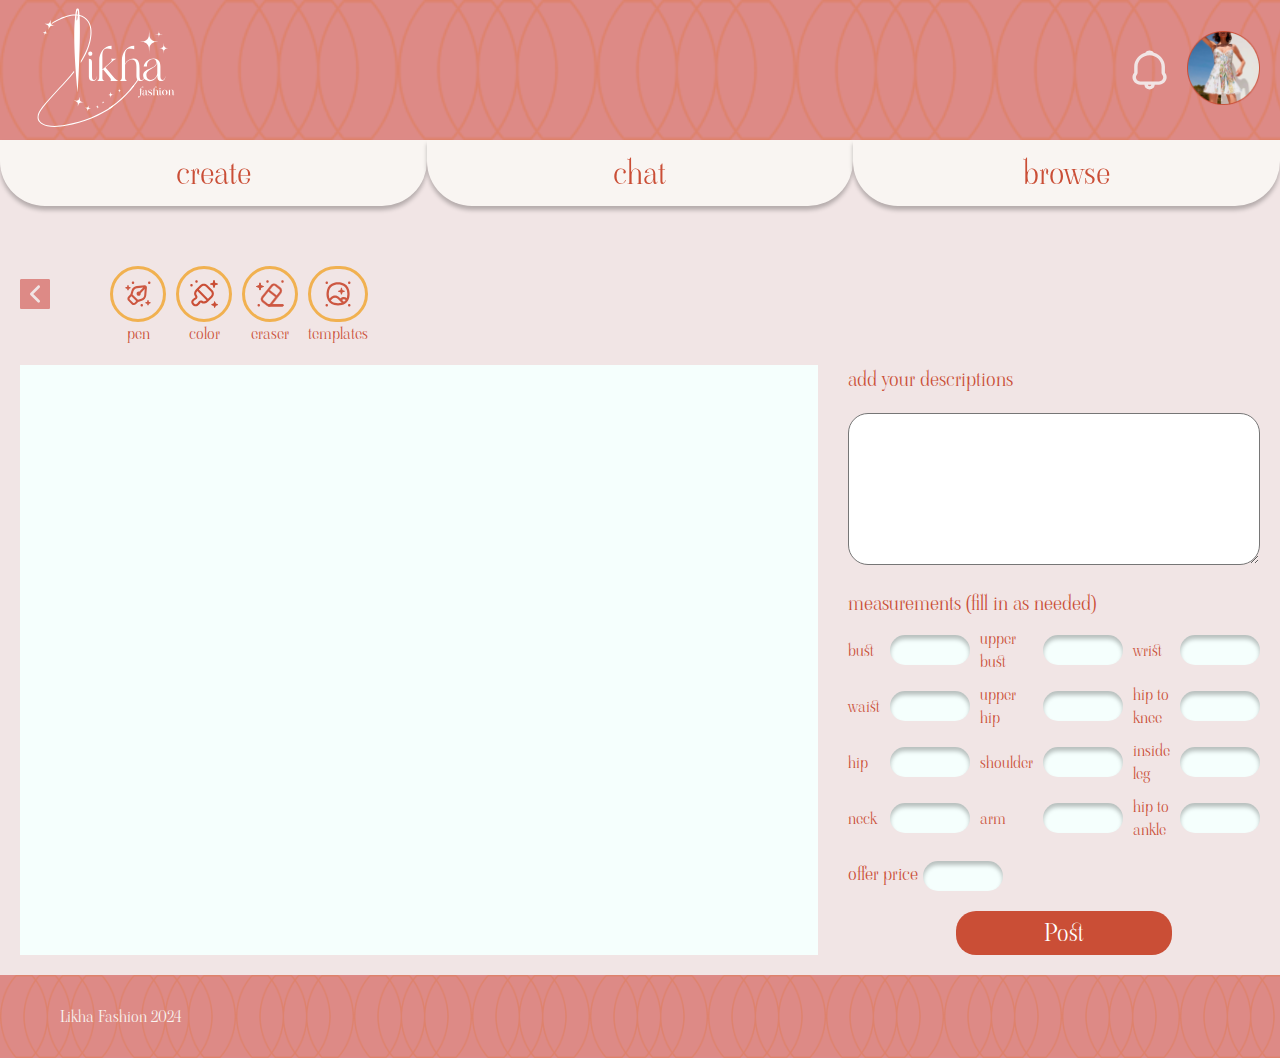
<file: draw_your_design.html>
<!DOCTYPE html>
<html lang="en">
<head>
    <meta charset="UTF-8">
    <meta http-equiv="X-UA-Compatible" content="IE=edge">    
    <title>Create Your Design</title>
    <script src="https://ajax.googleapis.com/ajax/libs/jquery/3.6.0/jquery.min.js"></script>
    <link rel="stylesheet" href="styles.css">
    <link rel="stylesheet" href="chat.css">
    <link rel="stylesheet" href="browse_designs.css">
    <link rel="stylesheet" href="start_design_options.css">
    <link rel="stylesheet" href="login.css">
    <link rel="stylesheet" href="draw_your_design.css">

    <link rel="stylesheet" href="https://cdnjs.cloudflare.com/ajax/libs/font-awesome/4.7.0/css/font-awesome.min.css">
    
    <link rel="preconnect" href="https://fonts.googleapis.com">
    <link rel="preconnect" href="https://fonts.gstatic.com" crossorigin>
    <link href="https://fonts.googleapis.com/css2?family=Viaoda+Libre&display=swap" rel="stylesheet">
</head>
<body>
    <div class="topbar-container">
        <div class="topbar-decor-container">
            <a href="index.html"> 
                <svg class="main-logo" width="200" height="140" viewBox="0 0 106 85" fill="none" xmlns="http://www.w3.org/2000/svg">
                <path d="M29.4811 8.85083C29.2548 8.83423 29.1841 7.29914 29.3111 5.38886C29.5916 5.40656 29.8698 5.43423 30.1458 5.46965C29.9957 7.36998 29.7042 8.86744 29.4811 8.85083ZM30.1977 4.71483C29.9228 4.67942 29.6479 4.65064 29.3696 4.63182C29.5275 2.90858 29.7958 1.59484 30.0067 1.61034C30.2154 1.62583 30.2927 2.97388 30.1977 4.71483ZM31.4488 5.70871C32.5695 5.98319 33.6416 6.42922 34.6288 7.09771C41.8677 11.9996 38.6292 23.417 37.4643 26.8016C36.1426 30.6432 34.3693 34.1992 32.3023 37.5494L32.2879 38.9473C34.6542 35.2617 36.6858 31.3349 38.1632 27.0428C39.3701 23.5344 42.7157 11.6808 35.0428 6.48345C33.9066 5.71535 32.6788 5.21731 31.3991 4.92512C31.3008 3.47857 31.1782 2.20689 31.0226 1.15988C30.8602 0.0663941 29.3045 0.00220141 29.0582 1.07909C28.854 1.97336 28.6442 3.12994 28.4521 4.59862C20.576 4.54882 12.0298 10.3992 11.5671 10.7202L11.9878 11.33C12.0982 11.2525 20.6566 5.39218 28.3582 5.36119C27.4528 13.0975 27.0917 28.7827 30.1028 60.1652C30.1028 60.1652 32.4204 22.4531 31.4488 5.70871Z" fill="white"/>
                <path d="M13.8795 12.731C10.8176 12.4244 10.4665 12.6469 9.45507 15.561C9.76093 12.4908 9.53678 12.14 6.63062 11.1251C9.69357 11.4316 10.0436 11.2081 11.0561 8.29395C10.7503 11.3641 10.9733 11.715 13.8795 12.731Z" fill="white"/>
                <path d="M8.79364 17.9407C7.31737 17.7912 7.14733 17.8997 6.65929 19.3042C6.80835 17.8244 6.70125 17.6551 5.29785 17.1659C6.77523 17.3142 6.94416 17.2058 7.43221 15.8013C7.28535 17.2799 7.39246 17.4504 8.79364 17.9407Z" fill="white"/>
                <path d="M30.1836 69.7953C30.4795 66.8314 30.2642 66.4938 27.4585 65.5132C30.4155 65.8099 30.7522 65.594 31.7305 62.7817C31.4335 65.7457 31.6499 66.0832 34.4545 67.0638C31.4986 66.7672 31.1619 66.983 30.1836 69.7953Z" fill="white"/>
                <path d="M37.8752 68.9043C37.6919 70.7349 37.8255 70.9441 39.5601 71.5506C37.7327 71.3669 37.524 71.5008 36.919 73.2384C37.1023 71.4067 36.9686 71.1975 35.2351 70.5921C37.0625 70.7758 37.2712 70.6419 37.8752 68.9043Z" fill="white"/>
                <path d="M45.5095 70.3497C44.3412 70.2324 44.2087 70.3176 43.8234 71.4277C43.9393 70.2578 43.8543 70.1239 42.7468 69.7377C43.9139 69.8539 44.0464 69.7698 44.4329 68.6597C44.3158 69.8284 44.4009 69.9623 45.5095 70.3497Z" fill="white"/>
                <path d="M47.1182 66.6575C47.8988 66.7361 47.9882 66.6785 48.2455 65.937C48.1671 66.7195 48.2245 66.808 48.9654 67.067C48.1848 66.9884 48.0954 67.0449 47.8381 67.7875C47.9165 67.005 47.858 66.9165 47.1182 66.6575Z" fill="white"/>
                <mask id="mask0_562_5712" style="mask-type:luminance" maskUnits="userSpaceOnUse" x="1" y="44" width="55" height="41">
                <path d="M1.41333 44.2002H55.332V84.4335H1.41333V44.2002Z" fill="white"/>
                </mask>
                <g mask="url(#mask0_562_5712)">
                <path d="M8.57483 83.7395C6.03083 83.1916 4.19902 82.2342 2.9734 80.8154C0.0296881 77.4043 2.54056 73.2926 4.68485 70.4969L5.04592 70.031C8.55165 65.5187 12.5233 61.2477 16.3636 57.1183C20.1796 53.0144 24.0486 48.843 27.529 44.3672L27.6305 45.4452C24.2617 49.7074 20.555 53.6939 16.9036 57.6219C13.0732 61.7413 9.11367 65.999 5.62781 70.4848L5.27117 70.9474C3.11583 73.7575 0.969334 77.3633 3.5321 80.3317C4.63406 81.6067 6.38196 82.5098 8.72942 83.0156C13.0611 83.9497 17.6047 83.3742 21.477 82.6891C34.4532 80.3915 45.6936 75.826 54.888 69.119L55.323 69.7167C46.0359 76.4912 34.6917 81.0998 21.6062 83.4174C17.6621 84.1146 13.0301 84.699 8.57483 83.7395Z" fill="white"/>
                </g>
                <path d="M39.062 33.7718C39.9122 33.7718 40.4941 33.1886 40.4941 32.3364C40.4941 31.4841 39.9122 30.9009 39.062 30.9009C38.2118 30.9009 37.5857 31.4388 37.5857 32.3364C37.5857 33.1886 38.2118 33.7718 39.062 33.7718ZM38.0329 35.9699V48.6634C38.0329 50.4575 38.9725 51.758 40.8518 51.758C42.7311 51.758 43.6266 50.2328 43.8496 48.5284L43.716 48.4841C43.5372 49.4703 42.91 51.0408 41.702 51.0408C40.4941 51.0408 40.2699 49.426 40.2699 48.5284L40.2258 38.2122C40.2258 36.8664 39.3303 35.9699 38.0329 35.9699Z" fill="white"/>
                <path d="M47.6083 34.4445C47.6083 32.0218 47.743 28.7026 50.9197 28.7026C51.994 28.7026 53.0684 28.9715 54.0975 29.1962V26.8188C48.6827 26.8188 45.3713 32.1114 45.3713 37.0908V48.9321C45.3713 50.3222 45.1029 51.0848 43.8044 51.6681H49.1751C48.1008 51.2198 47.6083 50.5469 47.6083 49.3361V44.0424L48.1902 43.5499L53.0231 49.3361C53.3809 49.739 53.6492 50.278 53.6492 50.8612C53.6492 51.1744 53.5598 51.4888 53.2914 51.6681H59.0199C58.0802 51.3537 56.9164 50.5015 56.2451 49.739L49.8012 42.069C51.7257 40.3646 55.3054 36.8218 57.4983 35.88H53.6492C54.008 36.0593 54.2311 36.4621 54.2311 36.8661C54.2311 37.4948 53.7386 38.0769 53.2914 38.4809L47.6083 43.6396V34.4445Z" fill="white"/>
                <path d="M63.6725 34.4445C63.6725 32.0672 63.8072 28.7026 66.9839 28.7026C68.0583 28.7026 69.1326 28.9715 70.1617 29.1962V26.8188C64.7469 26.8188 61.4355 32.1114 61.4355 37.0908V48.9321C61.4355 50.278 61.1672 51.0848 59.8687 51.6681H65.2393C64.2102 51.2198 63.6725 50.5469 63.6725 49.3361V40.1853C64.4785 38.3016 66.3578 36.5075 68.5054 36.5075C71.2802 36.5075 71.7274 39.3331 71.7274 41.5754V47.811C71.7274 49.7843 72.2199 51.7577 74.5463 51.7577C76.4256 51.7577 77.3211 50.2326 77.5453 48.5282L77.4105 48.4839C77.2317 49.47 76.6056 51.0405 75.3965 51.0405C74.0992 51.0405 73.9644 49.1557 73.9203 47.5863V43.0109C73.9203 39.8267 73.652 35.7903 69.5345 35.7903C67.1186 35.7903 64.8805 37.3597 63.6725 39.4228V34.4445Z" fill="white"/>
                <path d="M79.1995 41.3517C79.1995 41.1724 79.1995 40.9478 79.1995 40.7685C79.1995 38.3468 81.124 36.1034 83.5852 36.1034C85.0173 36.1034 85.8675 37.2246 85.8675 38.5704C85.8675 43.1458 76.47 42.5625 76.47 47.7212C76.47 50.2325 78.6628 51.803 81.0346 51.803C83.6294 51.803 85.5992 50.0985 86.4936 47.7655C86.4936 49.7842 86.8513 51.7576 89.3125 51.7576C91.1918 51.7576 92.0873 50.2325 92.3115 48.528L92.1767 48.4838C91.9979 49.4699 91.3707 51.0404 90.208 51.0404C89.0442 51.0847 88.7306 49.4699 88.7306 48.5734V41.666C88.7306 38.3911 87.5227 35.8345 83.943 35.8345C80.721 35.8345 77.4549 38.1222 76.8277 41.3517H79.1995ZM86.4936 46.061C86.4936 48.4384 84.2566 50.995 81.8395 50.995C79.8708 50.995 78.7965 49.4699 78.7965 47.6315C78.7965 42.4729 86.5389 43.0108 86.1358 38.3468C86.4042 39.0187 86.4936 39.6916 86.4936 40.4099V46.061Z" fill="white"/>
                <mask id="mask1_562_5712" style="mask-type:luminance" maskUnits="userSpaceOnUse" x="48" y="54" width="2" height="9">
                <path d="M48.9014 54.9668H49.7494V62.6168H48.9014V54.9668Z" fill="white"/>
                </mask>
                <g mask="url(#mask1_562_5712)">
                <mask id="mask2_562_5712" style="mask-type:luminance" maskUnits="userSpaceOnUse" x="49" y="53" width="26" height="23">
                <path d="M53.8512 75.6536L49.1177 59.995L69.8131 53.7085L74.5466 69.3682L53.8512 75.6536Z" fill="white"/>
                </mask>
                <g mask="url(#mask2_562_5712)">
                <mask id="mask3_562_5712" style="mask-type:luminance" maskUnits="userSpaceOnUse" x="-3" y="-12" width="78" height="98">
                <path d="M21.6328 85.4395L-2.89624 4.29551L50.0574 -11.7881L74.5876 69.3559L21.6328 85.4395Z" fill="white"/>
                </mask>
                <g mask="url(#mask3_562_5712)">
                <path d="M46.2073 62.4001C45.6331 59.4782 45.3295 59.217 42.3604 59.0952C45.2765 58.5186 45.537 58.2143 45.6585 55.2393C46.2316 58.1611 46.5363 58.4223 49.5043 58.5452C46.5893 59.1207 46.3298 59.4251 46.2073 62.4001Z" fill="white"/>
                </g>
                </g>
                </g>
                <mask id="mask4_562_5712" style="mask-type:luminance" maskUnits="userSpaceOnUse" x="51" y="59" width="5" height="5">
                <path d="M51.1626 59.2168H55.9679V63.7501H51.1626V59.2168Z" fill="white"/>
                </mask>
                <g mask="url(#mask4_562_5712)">
                <mask id="mask5_562_5712" style="mask-type:luminance" maskUnits="userSpaceOnUse" x="49" y="53" width="26" height="23">
                <path d="M53.8512 75.6536L49.1177 59.995L69.8131 53.7085L74.5466 69.3682L53.8512 75.6536Z" fill="white"/>
                </mask>
                <g mask="url(#mask5_562_5712)">
                <mask id="mask6_562_5712" style="mask-type:luminance" maskUnits="userSpaceOnUse" x="-3" y="-12" width="78" height="98">
                <path d="M21.6328 85.4395L-2.89624 4.29551L50.0574 -11.7881L74.5876 69.3559L21.6328 85.4395Z" fill="white"/>
                </mask>
                <g mask="url(#mask6_562_5712)">
                <path d="M53.3103 59.312C53.6647 61.1172 53.8535 61.2787 55.6886 61.354C53.8866 61.7104 53.7254 61.8985 53.6503 63.738C53.2948 61.9317 53.1071 61.7701 51.272 61.6938C53.0751 61.3385 53.2352 61.1504 53.3103 59.312Z" fill="white"/>
                </g>
                </g>
                </g>
                <mask id="mask7_562_5712" style="mask-type:luminance" maskUnits="userSpaceOnUse" x="57" y="56" width="5" height="5">
                <path d="M57.9468 56.9502H61.0561V60.0669H57.9468V56.9502Z" fill="white"/>
                </mask>
                <g mask="url(#mask7_562_5712)">
                <mask id="mask8_562_5712" style="mask-type:luminance" maskUnits="userSpaceOnUse" x="49" y="53" width="26" height="23">
                <path d="M53.8515 75.6536L49.1179 59.995L69.8133 53.7085L74.5469 69.3682L53.8515 75.6536Z" fill="white"/>
                </mask>
                <g mask="url(#mask8_562_5712)">
                <mask id="mask9_562_5712" style="mask-type:luminance" maskUnits="userSpaceOnUse" x="-3" y="-12" width="78" height="98">
                <path d="M21.6331 85.4395L-2.896 4.29551L50.0576 -11.7881L74.5878 69.3559L21.6331 85.4395Z" fill="white"/>
                </mask>
                <g mask="url(#mask9_562_5712)">
                <path d="M61.0353 58.4763C59.8836 58.7032 59.7809 58.8238 59.7334 59.9981C59.506 58.8448 59.3856 58.7419 58.2141 58.6932C59.3647 58.4652 59.4673 58.3457 59.5159 57.1714C59.7423 58.3246 59.8615 58.4276 61.0353 58.4763Z" fill="white"/>
                </g>
                </g>
                </g>
                <mask id="mask10_562_5712" style="mask-type:luminance" maskUnits="userSpaceOnUse" x="48" y="53" width="23" height="23">
                <path d="M48.9014 53.5498H70.384V75.9331H48.9014V53.5498Z" fill="white"/>
                </mask>
                <g mask="url(#mask10_562_5712)">
                <mask id="mask11_562_5712" style="mask-type:luminance" maskUnits="userSpaceOnUse" x="49" y="53" width="26" height="23">
                <path d="M53.8512 75.6531L49.1177 59.9945L69.8131 53.708L74.5466 69.3677L53.8512 75.6531Z" fill="white"/>
                </mask>
                <g mask="url(#mask11_562_5712)">
                <mask id="mask12_562_5712" style="mask-type:luminance" maskUnits="userSpaceOnUse" x="-3" y="-12" width="78" height="98">
                <path d="M21.6328 85.439L-2.89624 4.29502L50.0574 -11.7886L74.5876 69.3554L21.6328 85.439Z" fill="white"/>
                </mask>
                <g mask="url(#mask12_562_5712)">
                <path d="M29.5608 82.0259C26.9682 82.2407 24.9387 81.8577 23.3554 80.8561C19.5515 78.4478 20.765 73.7827 22.0083 70.4834L22.2181 69.9323C24.2685 64.5954 26.8335 59.3537 29.3135 54.2847C31.778 49.2478 34.2745 44.1312 36.3095 38.8364L36.7191 39.8392C34.7283 44.896 32.3345 49.789 29.976 54.6101C27.5026 59.6647 24.9454 64.8909 22.906 70.1979L22.6984 70.7446C21.4496 74.0605 20.4382 78.1345 23.7507 80.2308C25.1728 81.1306 27.1073 81.4869 29.5001 81.2888C33.9156 80.9225 38.0971 79.0521 41.605 77.2701C53.3589 71.3002 62.7962 63.6635 69.6553 54.5714L70.2438 55.0174C63.3163 64.2003 53.7928 71.909 41.9396 77.9298C38.3665 79.7438 34.1033 81.6496 29.5608 82.0259Z" fill="white"/>
                </g>
                </g>
                </g>
                <mask id="mask13_562_5712" style="mask-type:luminance" maskUnits="userSpaceOnUse" x="71" y="14" width="20" height="20">
                <path d="M71.5588 14.6924H90.1707V33.15H71.5588V14.6924Z" fill="white"/>
                </mask>
                <g mask="url(#mask13_562_5712)">
                <path d="M80.963 19.635C80.9917 19.8917 81.0403 20.1452 81.1121 20.3931C81.1828 20.6421 81.2733 20.8834 81.3848 21.1169C81.4963 21.3505 81.6266 21.5718 81.7768 21.7832C81.9259 21.9946 82.0915 22.1916 82.2737 22.3742C82.4559 22.5579 82.6535 22.724 82.8633 22.8734C83.0742 23.0228 83.2961 23.1534 83.5291 23.2652C83.761 23.377 84.0017 23.4688 84.2501 23.5396C84.4986 23.6105 84.7503 23.6603 85.0076 23.688C86.6406 23.8518 88.2781 23.9259 89.92 23.9126C88.2781 23.8993 86.6406 23.9735 85.0076 24.1373C84.7503 24.165 84.4986 24.2148 84.2501 24.2856C84.0017 24.3564 83.761 24.4483 83.5291 24.5601C83.2961 24.6719 83.0742 24.8025 82.8633 24.9519C82.6535 25.1013 82.4559 25.2673 82.2737 25.451C82.0915 25.6337 81.9259 25.8307 81.7768 26.0421C81.6266 26.2535 81.4963 26.4748 81.3848 26.7083C81.2733 26.9419 81.1828 27.1831 81.1121 27.4322C81.0403 27.6801 80.9917 27.9335 80.963 28.1903C80.8007 29.8283 80.7256 31.4697 80.7389 33.1143C80.7532 31.4697 80.6782 29.8283 80.5158 28.1903C80.4871 27.9335 80.4374 27.6801 80.3668 27.4322C80.2961 27.1831 80.2056 26.9419 80.094 26.7083C79.9825 26.4748 79.8511 26.2535 79.7021 26.0421C79.553 25.8307 79.3874 25.6337 79.2052 25.451C79.0219 25.2673 78.8254 25.1013 78.6156 24.9519C78.4047 24.8025 78.1827 24.6719 77.9498 24.5601C77.7179 24.4483 77.4772 24.3564 77.2287 24.2856C76.9803 24.2148 76.7285 24.165 76.4713 24.1373C74.8382 23.9735 73.2007 23.8993 71.5588 23.9126C73.2007 23.9259 74.8382 23.8518 76.4713 23.688C76.7285 23.6603 76.9803 23.6105 77.2287 23.5396C77.4772 23.4688 77.7179 23.377 77.9498 23.2652C78.1827 23.1534 78.4047 23.0228 78.6156 22.8734C78.8254 22.724 79.0219 22.5568 79.2052 22.3742C79.3874 22.1916 79.553 21.9946 79.7021 21.7832C79.8511 21.5718 79.9814 21.3505 80.094 21.1169C80.2056 20.8834 80.2961 20.6421 80.3668 20.3931C80.4374 20.1452 80.4871 19.8917 80.5158 19.635C80.6782 17.9969 80.7532 16.3556 80.7389 14.7109C80.7256 16.3556 80.8007 17.9969 80.963 19.635Z" fill="white"/>
                </g>
                <mask id="mask14_562_5712" style="mask-type:luminance" maskUnits="userSpaceOnUse" x="86" y="23" width="10" height="11">
                <path d="M86.2134 23.7998H95.7269V33.1797H86.2134V23.7998Z" fill="white"/>
                </mask>
                <g mask="url(#mask14_562_5712)">
                <path d="M91.2131 26.4039C91.2274 26.5345 91.2517 26.6629 91.2881 26.788C91.3235 26.9142 91.3699 27.0359 91.4262 27.1543C91.4825 27.2728 91.5487 27.3845 91.6238 27.4919C91.7 27.5981 91.7839 27.6978 91.8756 27.7907C91.9683 27.8837 92.0677 27.9678 92.1748 28.0431C92.2808 28.1183 92.3934 28.1847 92.5116 28.2412C92.6286 28.2987 92.7501 28.3441 92.8759 28.3806C93.0018 28.416 93.1299 28.4415 93.2591 28.4559C94.0861 28.5378 94.9142 28.5754 95.7457 28.5688C94.9142 28.5621 94.0861 28.5998 93.2591 28.6828C93.1299 28.6972 93.0018 28.7215 92.8759 28.758C92.7501 28.7935 92.6286 28.8399 92.5116 28.8964C92.3934 28.9528 92.2808 29.0192 92.1748 29.0956C92.0677 29.1709 91.9683 29.255 91.8756 29.3479C91.7839 29.4398 91.7 29.5394 91.6238 29.6468C91.5487 29.753 91.4825 29.8659 91.4262 29.9843C91.3699 30.1017 91.3235 30.2245 91.2881 30.3496C91.2517 30.4757 91.2274 30.6041 91.2131 30.7336C91.1302 31.5626 91.0927 32.3927 91.0993 33.2261C91.106 32.3927 91.0684 31.5626 90.9856 30.7336C90.9724 30.6041 90.947 30.4757 90.9116 30.3496C90.8752 30.2245 90.8288 30.1017 90.7725 29.9843C90.7162 29.8659 90.6499 29.753 90.5749 29.6468C90.4998 29.5394 90.4159 29.4398 90.3231 29.3479C90.2304 29.255 90.131 29.1709 90.025 29.0956C89.9179 29.0192 89.8052 28.9528 89.6882 28.8964C89.5701 28.8399 89.4486 28.7935 89.3227 28.758C89.1969 28.7215 89.0699 28.6972 88.9396 28.6828C88.1126 28.5998 87.2844 28.5621 86.4541 28.5688C87.2844 28.5754 88.1126 28.5378 88.9396 28.4559C89.0699 28.4415 89.1969 28.416 89.3227 28.3806C89.4486 28.3441 89.5701 28.2987 89.6882 28.2412C89.8052 28.1847 89.9179 28.1194 90.025 28.0431C90.131 27.9678 90.2304 27.8837 90.3231 27.7907C90.4159 27.6978 90.4998 27.5981 90.5749 27.4919C90.6499 27.3845 90.7162 27.2728 90.7725 27.1543C90.8288 27.0359 90.8752 26.9142 90.9116 26.788C90.947 26.6629 90.9724 26.5345 90.9856 26.4039C91.0684 25.5761 91.1071 24.7449 91.1004 23.9126C91.0927 24.7449 91.1302 25.5761 91.2131 26.4039Z" fill="white"/>
                </g>
                <path d="M87.7206 17.2147C87.7383 17.3752 87.7813 17.5279 87.8509 17.6729C87.9205 17.8179 88.0121 17.9474 88.1258 18.0614C88.2396 18.1754 88.3688 18.2672 88.5134 18.3369C88.6581 18.4067 88.8104 18.4498 88.9705 18.4675C89.4751 18.5185 89.9808 18.5417 90.4877 18.5373C89.9808 18.5328 89.4751 18.5561 88.9705 18.6059C88.8104 18.6236 88.6581 18.6679 88.5134 18.7365C88.3688 18.8062 88.2396 18.8981 88.1258 19.0121C88.0121 19.1261 87.9205 19.2556 87.8509 19.4006C87.7813 19.5455 87.7383 19.6983 87.7206 19.8588C87.6709 20.3646 87.6477 20.8715 87.6511 21.3806C87.6555 20.8715 87.6323 20.3646 87.5826 19.8588C87.5649 19.6983 87.5219 19.5455 87.4523 19.4006C87.3827 19.2556 87.2911 19.1261 87.1774 19.0121C87.0636 18.8981 86.9345 18.8062 86.7898 18.7365C86.6452 18.6679 86.4928 18.6236 86.3327 18.6059C85.8281 18.5561 85.3224 18.5328 84.8145 18.5373C85.3224 18.5417 85.8281 18.5185 86.3327 18.4675C86.4928 18.4498 86.6452 18.4067 86.7898 18.3369C86.9345 18.2672 87.0636 18.1754 87.1774 18.0614C87.2911 17.9474 87.3816 17.8179 87.4512 17.6729C87.5208 17.5279 87.5649 17.3752 87.5815 17.2147C87.6323 16.7089 87.6555 16.202 87.6511 15.6929C87.6477 16.202 87.6709 16.7089 87.7206 17.2147Z" fill="white"/>
                <mask id="mask15_562_5712" style="mask-type:luminance" maskUnits="userSpaceOnUse" x="64" y="52" width="2" height="4">
                <path d="M64.1653 52.4165H65.2959V55.5332H64.1653V52.4165Z" fill="white"/>
                </mask>
                <g mask="url(#mask15_562_5712)">
                <mask id="mask16_562_5712" style="mask-type:luminance" maskUnits="userSpaceOnUse" x="64" y="48" width="16" height="20">
                <path d="M70.4557 67.1313L64.332 51.735L73.5883 48.0361L79.7109 63.4335L70.4557 67.1313Z" fill="white"/>
                </mask>
                <g mask="url(#mask16_562_5712)">
                <mask id="mask17_562_5712" style="mask-type:luminance" maskUnits="userSpaceOnUse" x="-4" y="-16" width="84" height="101">
                <path d="M28.207 84.0127L-3.11377 5.25159L48.2852 -15.2856L79.606 63.4755L28.207 84.0127Z" fill="white"/>
                </mask>
                <g mask="url(#mask17_562_5712)">
                <path d="M65.1801 53.789C64.0517 54.1144 63.96 54.2428 64.0119 55.4171C63.6884 54.287 63.5603 54.1941 62.3877 54.2461C63.515 53.9218 63.6078 53.7934 63.5559 52.6191C63.8794 53.748 64.0075 53.841 65.1801 53.789Z" fill="white"/>
                </g>
                </g>
                </g>
                <mask id="mask18_562_5712" style="mask-type:luminance" maskUnits="userSpaceOnUse" x="64" y="47" width="11" height="21">
                <path d="M64.1653 47.8833H74.3413V67.15H64.1653V47.8833Z" fill="white"/>
                </mask>
                <g mask="url(#mask18_562_5712)">
                <mask id="mask19_562_5712" style="mask-type:luminance" maskUnits="userSpaceOnUse" x="64" y="48" width="16" height="20">
                <path d="M70.4557 67.1313L64.332 51.735L73.5883 48.0361L79.7109 63.4335L70.4557 67.1313Z" fill="white"/>
                </mask>
                <g mask="url(#mask19_562_5712)">
                <mask id="mask20_562_5712" style="mask-type:luminance" maskUnits="userSpaceOnUse" x="-4" y="-16" width="84" height="101">
                <path d="M28.207 84.0127L-3.11377 5.25159L48.2852 -15.2856L79.606 63.4755L28.207 84.0127Z" fill="white"/>
                </mask>
                <g mask="url(#mask20_562_5712)">
                <path d="M35.817 79.9355C33.2521 80.3705 31.1972 80.1624 29.5343 79.2991C25.5406 77.2228 26.3532 72.4715 27.3127 69.0792L27.4751 68.5114C29.0651 63.0196 31.1773 57.5776 33.2189 52.316C35.2473 47.0877 37.301 41.7774 38.88 36.3276L39.3725 37.2916C37.8178 42.5001 35.848 47.5802 33.9057 52.5839C31.8696 57.8311 29.7651 63.2565 28.1839 68.7173L28.0227 69.2795C27.0588 72.6906 26.3974 76.8355 29.8755 78.6428C31.3683 79.4175 33.3271 79.6079 35.6945 79.2062C40.0626 78.4657 44.0707 76.2455 47.4141 74.1715C58.6203 67.2209 67.3752 58.8084 73.4382 49.1651L74.0632 49.5591C67.9383 59.2987 59.1039 67.7909 47.8039 74.8001C44.3975 76.9129 40.311 79.1741 35.817 79.9355Z" fill="white"/>
                </g>
                </g>
                </g>
                <path d="M73.8453 57.8981V57.9999H74.3212C74.287 58.5445 74.3212 58.9861 74.3212 59.5306V61.4918C74.3212 61.9566 74.3091 62.7159 73.6653 62.7159C73.3816 62.7159 73.0989 62.6373 72.8284 62.5687V63.4076C74.2759 63.4076 75.1129 61.6279 75.1129 60.177V57.9999H75.8019V57.8981H75.1129C75.1007 57.6712 74.9649 56.1859 75.3271 56.1859C75.7345 56.1859 76.1309 56.3331 76.5262 56.4361V55.585C75.2818 55.585 74.4791 56.7526 74.3322 57.8981H73.8453Z" fill="white"/>
                <path d="M76.741 59.2583C76.741 59.2019 76.73 59.1332 76.73 59.0768C76.73 58.4991 77.08 57.9324 77.7027 57.9324C78.0528 57.9324 78.0528 58.3065 78.0528 58.5666C78.0528 59.7121 75.9041 59.5649 75.9041 60.8687C75.9041 61.4575 76.3457 61.9112 76.9442 61.9112C77.5669 61.9112 78.0075 61.4243 78.2118 60.8797C78.2118 61.5371 78.3586 61.888 79.0818 61.888C79.5688 61.888 79.8514 61.5261 79.9078 61.0723L79.8735 61.0612C79.8283 61.3103 79.6593 61.6954 79.3535 61.6954C79.0487 61.6843 79.0034 61.2881 79.0034 61.0612V59.3269C79.0034 58.4991 78.7086 57.8638 77.7701 57.8638C76.9674 57.8638 76.1525 58.4426 75.9946 59.2583H76.741ZM78.2118 60.4492C78.2118 60.9362 77.8264 61.6954 77.2611 61.6954C76.8095 61.6954 76.6737 61.2195 76.6737 60.8454C76.6737 59.5527 78.2449 59.6556 78.1212 58.4991C78.1886 58.6684 78.2118 58.8388 78.2118 59.0203V60.4492Z" fill="white"/>
                <path d="M79.9644 60.7207V61.6625C80.4502 61.8097 80.9371 61.9116 81.4461 61.9116C82.1473 61.9116 82.8484 61.605 82.8484 60.8004C82.8484 59.4966 80.5639 59.3383 80.5639 58.6233C80.5639 58.1707 80.8576 57.9205 81.2871 57.9205C81.8978 57.9205 82.3615 58.5558 82.6563 59.0207V58.1596C82.2489 57.9781 81.7619 57.853 81.3214 57.853C80.6545 57.853 80.0207 58.2382 80.0207 58.9642C80.0207 60.3012 82.1241 60.2337 82.1241 61.0837C82.1241 61.6393 81.8867 61.7865 81.3777 61.7865C80.7218 61.7865 80.1907 61.3106 79.9644 60.7207Z" fill="white"/>
                <path d="M84.5106 56.798C84.5106 56.674 84.5106 56.1859 84.7138 56.1859C85.1322 56.1859 85.5286 56.3331 85.9239 56.4361V55.585C84.5559 55.585 83.7189 56.923 83.7189 58.1814V60.9926C83.7189 61.4121 83.7642 61.6733 83.3225 61.8659H84.9059C84.6574 61.7641 84.5106 61.6047 84.5106 61.3214V58.9982C84.6806 58.5666 85.0538 58.0342 85.5618 58.0342C86.0377 58.0342 86.2187 58.623 86.2187 58.9982V61.2195C86.2187 61.7751 86.603 61.888 87.0888 61.888C87.5647 61.888 87.8584 61.5261 87.9147 61.0723L87.8805 61.0613C87.8352 61.3103 87.6542 61.6954 87.3604 61.6954C86.9309 61.6954 86.9872 60.8908 86.9983 60.7779V59.6557C86.9983 58.8953 86.953 57.8527 85.9582 57.8527C85.3476 57.8527 84.8043 58.2833 84.5106 58.7935V56.798Z" fill="white"/>
                <path d="M88.4349 57.5132C88.7066 57.5132 88.8987 57.3206 88.8987 57.0483C88.8987 56.7761 88.7066 56.5835 88.4349 56.5835C88.1633 56.5835 87.948 56.765 87.948 57.0483C87.948 57.3206 88.1633 57.5132 88.4349 57.5132ZM88.0507 57.8983V61.005C88.0507 61.6049 88.3212 61.8882 88.9208 61.8882C89.3967 61.8882 89.6793 61.5142 89.7467 61.0726L89.7125 61.0615C89.6561 61.3105 89.4872 61.6957 89.1924 61.6957C88.8987 61.6957 88.8424 61.2994 88.8424 61.0726L88.8302 58.6808C88.8302 58.216 88.5144 57.8983 88.0507 57.8983Z" fill="white"/>
                <path d="M89.7925 59.8816C89.7925 60.9817 90.6968 61.8771 91.7943 61.8771C92.8908 61.8771 93.773 60.9707 93.773 59.8816C93.773 58.7826 92.8797 57.8872 91.7822 57.8872C90.6858 57.8872 89.7925 58.7826 89.7925 59.8816ZM91.6806 58.0001C92.5518 58.0001 92.8113 59.3836 92.8113 60.041C92.8113 60.6077 92.6191 61.7753 91.8617 61.7753C91.0026 61.7753 90.72 60.3918 90.72 59.7344C90.72 59.1567 90.9231 58.0001 91.6806 58.0001Z" fill="white"/>
                <path d="M98.0939 61.8883C98.5797 61.8883 98.8624 61.5142 98.9187 61.0726L98.8856 61.0616C98.8513 61.3106 98.6923 61.719 98.3876 61.719C97.9459 61.719 98.0144 60.9144 98.0144 60.766L98.0254 59.5873C98.0144 58.9078 97.9581 57.853 96.9621 57.853C96.3626 57.853 95.8083 58.2725 95.5146 58.7827C95.5146 58.2039 95.3567 57.8984 94.7229 57.8984V61.0837C94.7229 61.4688 94.7118 61.6957 94.3154 61.8662H95.911C95.6614 61.7644 95.5035 61.5828 95.5146 61.2995V58.9753C95.6846 58.5558 96.0799 58.0345 96.5668 58.0345C97.0074 58.0345 97.2227 58.5669 97.2227 58.817V61.0837C97.2117 61.6736 97.6522 61.8883 98.0939 61.8883Z" fill="white"/>
                </svg>
            </a>
        </div>

        <div class="topbar-label-container"></div>
        
        <div class="topbar-profile-container">
            <svg width="36" height="40" viewBox="0 0 36 40" fill="none" xmlns="http://www.w3.org/2000/svg">
                <path id="Union" fill-rule="evenodd" clip-rule="evenodd" d="M22.3902 2.25712C21.4518 0.897577 19.8359 0 17.9999 0C16.1639 0 14.548 0.897598 13.6097 2.25717C7.04753 4.0675 2.25 9.8335 2.25 16.6667V22.7856C1.15555 24.0737 0.5 25.7139 0.5 27.5C0.5 31.6421 4.02576 35 8.375 35L12.75 35C12.75 36.3261 13.3031 37.5979 14.2877 38.5355C15.2723 39.4732 16.6076 40 18 40C19.3924 40 20.7277 39.4732 21.7123 38.5355C22.6969 37.5979 23.25 36.3261 23.25 35L27.625 35C31.9742 35 35.5 31.6421 35.5 27.5C35.5 25.7139 34.8445 24.0737 33.75 22.7856V16.6667C33.75 9.83344 28.9524 4.0674 22.3902 2.25712ZM5.75 22.7856C5.75 23.5488 5.47494 24.289 4.97079 24.8824C4.36211 25.5988 4 26.5046 4 27.5C4 29.8012 5.95876 31.6667 8.375 31.6667H27.625C30.0412 31.6667 32 29.8012 32 27.5C32 26.5046 31.6379 25.5988 31.0292 24.8824C30.5251 24.289 30.25 23.5488 30.25 22.7856V16.6667C30.25 10.2233 24.7655 5 18 5C11.2345 5 5.75 10.2233 5.75 16.6667V22.7856ZM16.7626 36.1785C16.4344 35.866 16.25 35.442 16.25 35H19.75C19.75 35.442 19.5656 35.866 19.2374 36.1785C18.9092 36.4911 18.4641 36.6667 18 36.6667C17.5359 36.6667 17.0908 36.4911 16.7626 36.1785Z" fill="#F1E5E5"/>
            </svg>
            <div class="profile-image-container">
                <a href="dashboard.html"><img class="image-cover" src="assets/profile_image.png" alt="profile image photo"> </a>
            </div>
        </div>
        
    </div>

    <div class="action-bar-container">
        <a href="start_design_options.html" class="action-bar">create</a>
        <a href="chat.html" class="action-bar">chat</a>
        <a href="browse_designs.html" class="action-bar">browse</a>
    </div>

    <div class="top-toolbar-container">
        <div class="back-button-container">
            <a href="start_design_options.html">
                <svg fill="#DD8A86" height="30px" width="30px" version="1.1" id="Layer_1" xmlns="http://www.w3.org/2000/svg" xmlns:xlink="http://www.w3.org/1999/xlink" 
                    viewBox="0 0 330 330" xml:space="preserve">
                    <path id="XMLID_18_" d="M315,0H15C6.716,0,0,6.716,0,15v300c0,8.284,6.716,15,15,15h300c8.284,0,15-6.716,15-15V15
                        C330,6.716,323.284,0,315,0z M215.606,234.394c5.858,5.857,5.858,15.355,0,21.213C212.678,258.535,208.839,260,205,260
                        s-7.678-1.464-10.606-4.394l-80-79.998c-2.813-2.813-4.394-6.628-4.394-10.606c0-3.978,1.58-7.794,4.394-10.607l80-80.002
                        c5.857-5.858,15.355-5.858,21.213,0c5.858,5.857,5.858,15.355,0,21.213l-69.393,69.396L215.606,234.394z"/>
                </svg>
            </a>
        </div>
        <div class="spacer"></div>

        <div class="tool-with-label-container">
            <div class="tool-container circle-border">
                <svg xmlns="http://www.w3.org/2000/svg" width="30" height="30" viewBox="0 0 50 50" fill="none">
                    <path fill-rule="evenodd" clip-rule="evenodd" d="M36.0845 10.5294C38.2427 10.3143 40.0679 12.1082 39.8903 14.2698L38.8204 27.2891C38.4678 31.5791 35.5136 35.2106 31.3852 36.429L25.3997 38.1953L21.8177 41.8399C19.8009 43.892 16.5025 43.9205 14.4504 41.9037L8.89531 36.4441C6.84327 34.4273 6.81469 31.1288 8.83148 29.0768L12.4138 25.4318L14.0761 19.4172C15.2227 15.2683 18.8025 12.2516 23.0857 11.8248L36.0845 10.5294ZM13.9889 28.7841L22.021 36.6782L19.3407 39.4054C18.6684 40.0894 17.5689 40.099 16.8849 39.4267L11.3298 33.967C10.6458 33.2948 10.6363 32.1953 11.3085 31.5113L13.9889 28.7841ZM33.7209 14.2552L26.9709 21.1233C26.6833 21.049 26.3814 21.0107 26.0703 21.0134C24.1522 21.0301 22.6108 22.5984 22.6274 24.5165C22.644 26.4346 24.2124 27.976 26.1304 27.9594C28.0485 27.9428 29.5899 26.3744 29.5733 24.4563C29.5706 24.1452 29.5271 23.844 29.4479 23.5578L36.2074 16.6801L35.3589 27.0046C35.1239 29.8646 33.1544 32.2857 30.4021 33.0979L24.9654 34.7023L15.9137 25.8061L17.4237 20.3424C18.1881 17.5764 20.5746 15.5653 23.4301 15.2807L33.7209 14.2552Z" fill="#CD5741"/>
                    <path d="M40.9867 35.9513C41.1596 35.2384 42.1735 35.2384 42.3463 35.9513L42.822 37.9129C42.8837 38.1674 43.0824 38.3661 43.3369 38.4279L45.2985 38.9035C46.0114 39.0764 46.0114 40.0903 45.2985 40.2631L43.3369 40.7388C43.0824 40.8005 42.8837 40.9992 42.822 41.2538L42.3463 43.2153C42.1735 43.9282 41.1596 43.9282 40.9867 43.2153L40.511 41.2538C40.4493 40.9992 40.2506 40.8005 39.9961 40.7388L38.0345 40.2631C37.3216 40.0903 37.3216 39.0764 38.0345 38.9035L39.9961 38.4279C40.2506 38.3661 40.4493 38.1674 40.511 37.9129L40.9867 35.9513Z" fill="#CD5741"/>
                    <path fill-rule="evenodd" clip-rule="evenodd" d="M41.6665 36.7098L41.3268 38.1107C41.191 38.6707 40.7538 39.1079 40.1939 39.2436L38.793 39.5833L40.1939 39.923C40.7538 40.0588 41.191 40.496 41.3268 41.0559L41.6665 42.4568L42.0062 41.0559C42.142 40.496 42.5792 40.0588 43.1391 39.923L44.54 39.5833L43.1391 39.2436C42.5792 39.1079 42.142 38.6707 42.0062 38.1107L41.6665 36.7098ZM42.3463 35.9513C42.1735 35.2384 41.1596 35.2384 40.9867 35.9513L40.511 37.9129C40.4493 38.1674 40.2506 38.3661 39.9961 38.4279L38.0345 38.9035C37.3216 39.0764 37.3216 40.0903 38.0345 40.2631L39.9961 40.7388C40.2506 40.8005 40.4493 40.9992 40.511 41.2538L40.9867 43.2153C41.1596 43.9282 42.1735 43.9282 42.3463 43.2153L42.822 41.2538C42.8837 40.9992 43.0824 40.8005 43.3369 40.7388L45.2985 40.2631C46.0114 40.0903 46.0114 39.0764 45.2985 38.9035L43.3369 38.4279C43.0824 38.3661 42.8837 38.1674 42.822 37.9129L42.3463 35.9513Z" fill="#CD5741"/>
                    <path d="M33.3332 43.75C33.3332 44.9006 32.4004 45.8333 31.2498 45.8333C30.0992 45.8333 29.1665 44.9006 29.1665 43.75C29.1665 42.5994 30.0992 41.6667 31.2498 41.6667C32.4004 41.6667 33.3332 42.5994 33.3332 43.75Z" fill="#CD5741"/>
                    <path d="M45.8332 6.24999C45.8332 7.40058 44.9004 8.33332 43.7498 8.33332C42.5992 8.33332 41.6665 7.40058 41.6665 6.24999C41.6665 5.0994 42.5992 4.16666 43.7498 4.16666C44.9004 4.16666 45.8332 5.0994 45.8332 6.24999Z" fill="#CD5741"/>
                    <path d="M18.7498 6.24999C18.7498 7.40058 17.8171 8.33332 16.6665 8.33332C15.5159 8.33332 14.5832 7.40058 14.5832 6.24999C14.5832 5.0994 15.5159 4.16666 16.6665 4.16666C17.8171 4.16666 18.7498 5.0994 18.7498 6.24999Z" fill="#CD5741"/>
                    <path d="M7.65336 10.9513C7.82622 10.2384 8.84012 10.2384 9.01298 10.9513L9.48863 12.9129C9.55035 13.1674 9.74908 13.3661 10.0036 13.4279L11.9652 13.9035C12.6781 14.0764 12.6781 15.0903 11.9652 15.2631L10.0036 15.7388C9.74908 15.8005 9.55035 15.9992 9.48863 16.2538L9.01298 18.2153C8.84012 18.9282 7.82622 18.9282 7.65336 18.2153L7.17771 16.2538C7.11599 15.9992 6.91726 15.8005 6.66274 15.7388L4.70117 15.2631C3.98828 15.0903 3.98828 14.0764 4.70117 13.9035L6.66274 13.4279C6.91726 13.3661 7.11599 13.1674 7.17771 12.9129L7.65336 10.9513Z" fill="#CD5741"/>
                    <path fill-rule="evenodd" clip-rule="evenodd" d="M8.33317 11.7098L7.99348 13.1107C7.8577 13.6707 7.4205 14.1079 6.86055 14.2436L5.45969 14.5833L6.86055 14.923C7.4205 15.0588 7.8577 15.496 7.99348 16.0559L8.33317 17.4568L8.67286 16.0559C8.80864 15.496 9.24584 15.0588 9.80579 14.923L11.2067 14.5833L9.80579 14.2436C9.24584 14.1079 8.80864 13.6707 8.67286 13.1107L8.33317 11.7098ZM9.01298 10.9513C8.84012 10.2384 7.82622 10.2384 7.65336 10.9513L7.17771 12.9129C7.11599 13.1674 6.91726 13.3661 6.66274 13.4279L4.70117 13.9035C3.98828 14.0764 3.98828 15.0903 4.70117 15.2631L6.66274 15.7388C6.91726 15.8005 7.11599 15.9992 7.17771 16.2538L7.65336 18.2153C7.82622 18.9282 8.84012 18.9282 9.01298 18.2153L9.48863 16.2538C9.55035 15.9992 9.74908 15.8005 10.0036 15.7388L11.9652 15.2631C12.6781 15.0903 12.6781 14.0764 11.9652 13.9035L10.0036 13.4279C9.74908 13.3661 9.55035 13.1674 9.48863 12.9129L9.01298 10.9513Z" fill="#CD5741"/>
                </svg>            
            </div>
            <div class="tool-label">pen</div>
        </div>

        <div class="tool-with-label-container">
            <div class="tool-container circle-border">
                <svg xmlns="http://www.w3.org/2000/svg" width="30" height="30" viewBox="0 0 50 50" fill="none">
                    <path fill-rule="evenodd" clip-rule="evenodd" d="M30.3658 10.0576C27.2334 6.92525 22.1549 6.92526 19.0226 10.0576L11.4158 17.6644L11.4262 17.6749C9.77408 19.4639 8.73324 21.3245 8.50988 23.3321C8.26047 25.5738 9.06801 27.6446 10.4589 29.5764C10.586 29.7529 10.6341 29.9871 10.5874 30.2131C10.542 30.4328 10.4242 30.5765 10.2829 30.6511C8.26837 31.7146 5.8781 33.2782 4.62633 35.3669C3.96716 36.4668 3.58835 37.7729 3.81715 39.2141C4.04268 40.6347 4.82346 41.9647 6.06047 43.2017C7.31703 44.4583 8.66793 45.243 10.1037 45.4988C11.5507 45.7566 12.8894 45.4426 14.047 44.8467C16.2643 43.7053 17.9997 41.4384 19.1963 39.518C19.2754 39.3909 19.4192 39.2817 19.6475 39.2416C19.8849 39.2 20.1469 39.2494 20.3549 39.3845C22.1124 40.5264 24.0616 41.1222 26.1773 40.7735C28.0528 40.4645 29.8427 39.4479 31.5874 37.836L31.5978 37.8464L39.2046 30.2396C42.3369 27.1072 42.3369 22.0287 39.2046 18.8964L30.3658 10.0576ZM29.0806 35.3293L13.9329 20.1816C12.6625 21.5845 12.139 22.7421 12.0298 23.7238C11.9098 24.8026 12.2533 26.0073 13.3331 27.507C14.7731 29.5071 14.2857 32.543 11.9363 33.7832C10.0069 34.8017 8.38283 35.9885 7.66421 37.1876C7.33818 37.7316 7.24277 38.2038 7.31501 38.6588C7.39051 39.1343 7.68601 39.8186 8.56481 40.6974C9.4498 41.5824 10.1764 41.9143 10.725 42.012C11.2623 42.1078 11.8147 42.0124 12.4261 41.6977C13.7465 41.018 15.0599 39.4594 16.1903 37.6451C17.5448 35.4712 20.3908 35.1843 22.2845 36.4147C23.495 37.2011 24.5608 37.4505 25.6014 37.279C26.5599 37.1211 27.7105 36.5711 29.0806 35.3293ZM21.5269 12.5619C23.2761 10.8127 26.1122 10.8127 27.8614 12.5619L36.7003 21.4008C38.4495 23.15 38.4495 25.986 36.7003 27.7352L31.5978 32.8378L16.4244 17.6644L21.5269 12.5619Z" fill="#CA4E36"/>
                    <path d="M40.6471 2.88535C40.9064 1.81601 42.4272 1.81601 42.6865 2.88535L43.4 5.8277C43.4926 6.20948 43.7907 6.50757 44.1725 6.60015L47.1148 7.31362C48.1842 7.57292 48.1842 9.09376 47.1148 9.35306L44.1725 10.0665C43.7907 10.1591 43.4926 10.4572 43.4 10.839L42.6865 13.7813C42.4272 14.8507 40.9064 14.8507 40.6471 13.7813L39.9336 10.839C39.8411 10.4572 39.543 10.1591 39.1612 10.0665L36.2188 9.35306C35.1495 9.09376 35.1495 7.57292 36.2188 7.31362L39.1612 6.60015C39.543 6.50757 39.8411 6.20948 39.9336 5.8277L40.6471 2.88535Z" fill="#CA4E36"/>
                    <path fill-rule="evenodd" clip-rule="evenodd" d="M41.6668 4.02312L41.1573 6.12442C40.9536 6.96434 40.2978 7.62014 39.4579 7.82381L37.3566 8.33334L39.4579 8.84288C40.2978 9.04655 40.9536 9.70234 41.1573 10.5423L41.6668 12.6436L42.1764 10.5423C42.38 9.70234 43.0358 9.04655 43.8758 8.84288L45.9771 8.33334L43.8758 7.82381C43.0358 7.62014 42.38 6.96434 42.1764 6.12442L41.6668 4.02312ZM42.6865 2.88535C42.4272 1.81601 40.9064 1.81601 40.6471 2.88535L39.9336 5.8277C39.8411 6.20948 39.543 6.50757 39.1612 6.60015L36.2188 7.31362C35.1495 7.57292 35.1495 9.09376 36.2188 9.35306L39.1612 10.0665C39.543 10.1591 39.8411 10.4572 39.9336 10.839L40.6471 13.7813C40.9064 14.8507 42.4272 14.8507 42.6865 13.7813L43.4 10.839C43.4926 10.4572 43.7907 10.1591 44.1725 10.0665L47.1148 9.35306C48.1842 9.09376 48.1842 7.57292 47.1148 7.31362L44.1725 6.60015C43.7907 6.50757 43.4926 6.20948 43.4 5.8277L42.6865 2.88535Z" fill="#CA4E36"/>
                    <path d="M6.25016 10.4167C6.25016 11.5673 5.31742 12.5 4.16683 12.5C3.01624 12.5 2.0835 11.5673 2.0835 10.4167C2.0835 9.26608 3.01624 8.33334 4.16683 8.33334C5.31742 8.33334 6.25016 9.26608 6.25016 10.4167Z" fill="#CA4E36"/>
                    <path d="M14.5835 4.16668C14.5835 5.31727 13.6508 6.25001 12.5002 6.25001C11.3496 6.25001 10.4168 5.31727 10.4168 4.16668C10.4168 3.01608 11.3496 2.08334 12.5002 2.08334C13.6508 2.08334 14.5835 3.01608 14.5835 4.16668Z" fill="#CA4E36"/>
                    <path d="M41.8587 38.1683C42.0748 37.2772 43.3422 37.2772 43.5583 38.1683L44.1528 40.6203C44.23 40.9385 44.4784 41.1869 44.7965 41.264L47.2485 41.8586C48.1396 42.0747 48.1396 43.342 47.2485 43.5581L44.7965 44.1527C44.4784 44.2298 44.23 44.4782 44.1528 44.7964L43.5583 47.2483C43.3422 48.1395 42.0748 48.1395 41.8587 47.2483L41.2642 44.7964C41.187 44.4782 40.9386 44.2298 40.6205 44.1527L38.1685 43.5581C37.2774 43.342 37.2774 42.0747 38.1685 41.8586L40.6205 41.264C40.9386 41.1869 41.187 40.9385 41.2642 40.6203L41.8587 38.1683Z" fill="#CA4E36"/>
                    <path fill-rule="evenodd" clip-rule="evenodd" d="M42.7085 39.1165L42.2839 40.8676C42.1142 41.5675 41.5677 42.114 40.8677 42.2837L39.1166 42.7083L40.8677 43.133C41.5677 43.3027 42.1142 43.8492 42.2839 44.5491L42.7085 46.3002L43.1331 44.5491C43.3028 43.8492 43.8493 43.3027 44.5493 43.133L46.3003 42.7083L44.5493 42.2837C43.8493 42.114 43.3028 41.5675 43.1331 40.8676L42.7085 39.1165ZM43.5583 38.1683C43.3422 37.2772 42.0748 37.2772 41.8587 38.1683L41.2642 40.6203C41.187 40.9385 40.9386 41.1869 40.6205 41.264L38.1685 41.8586C37.2774 42.0747 37.2774 43.342 38.1685 43.5581L40.6205 44.1527C40.9386 44.2298 41.187 44.4782 41.2642 44.7964L41.8587 47.2483C42.0748 48.1395 43.3422 48.1395 43.5583 47.2483L44.1528 44.7964C44.23 44.4782 44.4784 44.2298 44.7965 44.1527L47.2485 43.5581C48.1396 43.342 48.1396 42.0747 47.2485 41.8586L44.7965 41.264C44.4784 41.1869 44.23 40.9385 44.1528 40.6203L43.5583 38.1683Z" fill="#CA4E36"/>
                </svg>                
            </div>
            <div class="tool-label">color</div>
        </div>
        
        <div class="tool-with-label-container">
            <div class="tool-container circle-border">
                <svg xmlns="http://www.w3.org/2000/svg" width="30" height="30" viewBox="0 0 50 50" fill="none">
                    <path fill-rule="evenodd" clip-rule="evenodd" d="M12.2677 38.3607C9.56573 36.2126 9.11677 32.2809 11.2649 29.579L26.7559 10.0941C28.904 7.39214 32.8357 6.94318 35.5376 9.09129L42.4768 14.6081C45.1787 16.7562 45.6277 20.6879 43.4796 23.3899L27.9886 42.8748C25.8405 45.5767 21.9088 46.0257 19.2068 43.8776L12.2677 38.3607ZM24.2365 18.2846L29.202 12.0388C30.2761 10.6879 32.2419 10.4634 33.5929 11.5374L40.5321 17.0543C41.883 18.1283 42.1075 20.0942 41.0335 21.4451L36.0679 27.6909L24.2365 18.2846ZM22.2917 20.7307L13.711 31.5237C12.637 32.8747 12.8614 34.8405 14.2124 35.9146L21.1516 41.4314C22.5025 42.5055 24.4684 42.281 25.5425 40.93L34.1232 30.137L22.2917 20.7307Z" fill="#CD5741"/>
                    <path d="M7.31378 7.05201C7.57308 5.98268 9.09392 5.98268 9.35321 7.05201L10.0667 9.99436C10.1593 10.3761 10.4574 10.6742 10.8391 10.7668L13.7815 11.4803C14.8508 11.7396 14.8508 13.2604 13.7815 13.5197L10.8391 14.2332C10.4574 14.3258 10.1593 14.6239 10.0667 15.0057L9.35321 17.948C9.09392 19.0173 7.57308 19.0173 7.31378 17.948L6.6003 15.0057C6.50772 14.6239 6.20963 14.3258 5.82785 14.2332L2.8855 13.5197C1.81616 13.2604 1.81616 11.7396 2.8855 11.4803L5.82785 10.7668C6.20963 10.6742 6.50772 10.3761 6.6003 9.99436L7.31378 7.05201Z" fill="#CD5741"/>
                    <path fill-rule="evenodd" clip-rule="evenodd" d="M8.3335 8.18979L7.82396 10.2911C7.62029 11.131 6.9645 11.7868 6.12457 11.9905L4.02327 12.5L6.12457 13.0095C6.9645 13.2132 7.62029 13.869 7.82396 14.7089L8.3335 16.8102L8.84303 14.7089C9.0467 13.869 9.7025 13.2132 10.5424 13.0095L12.6437 12.5L10.5424 11.9905C9.7025 11.7868 9.0467 11.131 8.84303 10.2911L8.3335 8.18979ZM9.35321 7.05201C9.09392 5.98268 7.57308 5.98268 7.31378 7.05201L6.6003 9.99436C6.50772 10.3761 6.20963 10.6742 5.82785 10.7668L2.8855 11.4803C1.81616 11.7396 1.81616 13.2604 2.8855 13.5197L5.82785 14.2332C6.20963 14.3258 6.50772 14.6239 6.6003 15.0057L7.31378 17.948C7.57308 19.0173 9.09392 19.0173 9.35321 17.948L10.0667 15.0057C10.1593 14.6239 10.4574 14.3258 10.8391 14.2332L13.7815 13.5197C14.8508 13.2604 14.8508 11.7396 13.7815 11.4803L10.8391 10.7668C10.4574 10.6742 10.1593 10.3761 10.0667 9.99436L9.35321 7.05201Z" fill="#CD5741"/>
                    <path fill-rule="evenodd" clip-rule="evenodd" d="M21.0418 43.75C21.0418 42.7145 21.8813 41.875 22.9168 41.875L45.8335 41.875C46.869 41.875 47.7085 42.7145 47.7085 43.75C47.7085 44.7855 46.869 45.625 45.8335 45.625H22.9168C21.8813 45.625 21.0418 44.7855 21.0418 43.75Z" fill="#CD5741"/>
                    <path d="M22.9168 4.16668C22.9168 5.31727 21.9841 6.25001 20.8335 6.25001C19.6829 6.25001 18.7502 5.31727 18.7502 4.16668C18.7502 3.01608 19.6829 2.08334 20.8335 2.08334C21.9841 2.08334 22.9168 3.01608 22.9168 4.16668Z" fill="#CD5741"/>
                    <path d="M8.3335 43.75C8.3335 44.9006 7.40076 45.8333 6.25016 45.8333C5.09957 45.8333 4.16683 44.9006 4.16683 43.75C4.16683 42.5994 5.09957 41.6667 6.25016 41.6667C7.40076 41.6667 8.3335 42.5994 8.3335 43.75Z" fill="#CD5741"/>
                    <path d="M47.9168 4.16668C47.9168 5.31727 46.9841 6.25001 45.8335 6.25001C44.6829 6.25001 43.7502 5.31727 43.7502 4.16668C43.7502 3.01608 44.6829 2.08334 45.8335 2.08334C46.9841 2.08334 47.9168 3.01608 47.9168 4.16668Z" fill="#CD5741"/>
                    <path fill-rule="evenodd" clip-rule="evenodd" d="M24.2365 18.2846L29.202 12.0388C30.2761 10.6879 32.2419 10.4634 33.5929 11.5374L40.5321 17.0543C41.883 18.1283 42.1075 20.0942 41.0335 21.4451L36.0679 27.6909L24.2365 18.2846ZM24.8219 18.2177L36.001 27.1055L40.7073 21.1858C41.6382 20.015 41.4436 18.3113 40.2728 17.3804L33.3336 11.8636C32.1627 10.9327 30.459 11.1273 29.5282 12.2981L24.8219 18.2177ZM22.3586 21.3162L14.0372 31.783C13.1063 32.9538 13.3009 34.6576 14.4717 35.5884L21.4109 41.1053C22.5817 42.0361 24.2855 41.8416 25.2163 40.6707L33.5377 30.2039L22.3586 21.3162ZM13.711 31.5237C12.637 32.8747 12.8614 34.8405 14.2124 35.9146L21.1516 41.4314C22.5025 42.5055 24.4684 42.281 25.5425 40.93L34.1232 30.137L22.2917 20.7307L13.711 31.5237ZM12.0084 38.6869C9.12629 36.3956 8.6474 32.2017 10.9387 29.3197L26.4297 9.83477C28.721 6.95271 32.9149 6.47382 35.7969 8.76514L42.7361 14.282C45.6182 16.5733 46.0971 20.7671 43.8057 23.6492L28.3147 43.1341C26.0234 46.0161 21.8296 46.495 18.9475 44.2037L12.0084 38.6869ZM11.2649 29.579C9.11677 32.2809 9.56573 36.2126 12.2677 38.3607L19.2068 43.8776C21.9088 46.0257 25.8405 45.5767 27.9886 42.8748L43.4796 23.3899C45.6277 20.6879 45.1787 16.7562 42.4768 14.6081L35.5376 9.09129C32.8357 6.94318 28.904 7.39214 26.7559 10.0941L11.2649 29.579Z" fill="#CD5741"/>
                    <path fill-rule="evenodd" clip-rule="evenodd" d="M21.0418 43.75C21.0418 42.7145 21.8813 41.875 22.9168 41.875L45.8335 41.875C46.869 41.875 47.7085 42.7145 47.7085 43.75C47.7085 44.7855 46.869 45.625 45.8335 45.625H22.9168C21.8813 45.625 21.0418 44.7855 21.0418 43.75Z" fill="#CD5741"/>
                </svg>
            </div>
            <div class="tool-label">eraser</div>
        </div>
        
        <div class="tool-with-label-container">
            <div class="tool-container circle-border">
                <svg xmlns="http://www.w3.org/2000/svg" width="30" height="30" viewBox="0 0 50 50" fill="none">
                    <path fill-rule="evenodd" clip-rule="evenodd" d="M30.5701 10.0075C26.9748 9.16415 23.233 9.16415 19.6377 10.0075C14.9626 11.1041 11.3122 14.7545 10.2156 19.4296C9.37223 23.025 9.37223 26.7667 10.2156 30.3621C10.3836 31.0782 10.6115 31.7703 10.8938 32.4328L13.0641 30.2625C16.9373 26.3893 23.2169 26.3893 27.0901 30.2625L29.1253 32.2977L29.1609 32.2621C32.0442 29.3789 36.5528 29.2125 39.6262 31.6243C39.769 31.213 39.8914 30.7919 39.9922 30.362C40.8356 26.7667 40.8356 23.025 39.9922 19.4296C38.8956 14.7545 35.2452 11.1041 30.5701 10.0075ZM41.9751 35.5056C42.7193 34.1814 43.2858 32.7419 43.6431 31.2184C44.6186 27.0598 44.6186 22.7319 43.6431 18.5732C42.2213 12.5115 37.4882 7.77849 31.4265 6.3566C27.2679 5.38112 22.9399 5.38112 18.7813 6.3566C12.7196 7.77848 7.98657 12.5115 6.56468 18.5732C5.5892 22.7318 5.5892 27.0598 6.56468 31.2184C7.98657 37.2801 12.7196 42.0132 18.7813 43.435C22.9399 44.4105 27.2679 44.4105 31.4265 43.435C35.6689 42.4399 39.2605 39.8229 41.5217 36.2637C41.737 36.0451 41.8889 35.7841 41.9751 35.5056ZM37.8131 35.0403C36.2247 33.3084 33.4934 33.233 31.8126 34.9138L31.777 34.9494L34.7718 37.9442C35.9412 37.1522 36.9693 36.1698 37.8131 35.0403ZM31.1561 39.6319L24.4384 32.9142C22.0298 30.5055 18.1245 30.5055 15.7158 32.9142L12.926 35.7039C14.6417 37.7047 16.9733 39.1592 19.6377 39.7841C23.233 40.6275 26.9748 40.6275 30.5701 39.7841C30.7673 39.7379 30.9627 39.6871 31.1561 39.6319Z" fill="#CD5741"/>
                    <path d="M29.7943 15.3185C30.032 14.3383 31.4261 14.3383 31.6637 15.3185L32.3178 18.0156C32.4026 18.3656 32.6759 18.6389 33.0258 18.7237L35.723 19.3777C36.7032 19.6154 36.7032 21.0095 35.723 21.2472L33.0258 21.9013C32.6759 21.9861 32.4026 22.2594 32.3178 22.6093L31.6637 25.3065C31.4261 26.2867 30.032 26.2867 29.7943 25.3065L29.1402 22.6093C29.0554 22.2594 28.7821 21.9861 28.4322 21.9013L25.735 21.2472C25.6737 21.2324 25.6163 21.213 25.5627 21.1897C24.7586 20.8398 24.816 19.6006 25.735 19.3777L28.4322 18.7237C28.7821 18.6389 29.0554 18.3656 29.1402 18.0156L29.7943 15.3185Z" fill="#CD5741"/>
                    <path d="M45.8332 43.75C45.8332 44.9006 44.9004 45.8333 43.7498 45.8333C42.5992 45.8333 41.6665 44.9006 41.6665 43.75C41.6665 42.5994 42.5992 41.6667 43.7498 41.6667C44.9004 41.6667 45.8332 42.5994 45.8332 43.75Z" fill="#CD5741"/>
                    <path d="M45.8332 6.24999C45.8332 7.40058 44.9004 8.33332 43.7498 8.33332C42.5992 8.33332 41.6665 7.40058 41.6665 6.24999C41.6665 5.0994 42.5992 4.16666 43.7498 4.16666C44.9004 4.16666 45.8332 5.0994 45.8332 6.24999Z" fill="#CD5741"/>
                    <path d="M8.33317 43.75C8.33317 44.9006 7.40043 45.8333 6.24984 45.8333C5.09924 45.8333 4.1665 44.9006 4.1665 43.75C4.1665 42.5994 5.09924 41.6667 6.24984 41.6667C7.40043 41.6667 8.33317 42.5994 8.33317 43.75Z" fill="#CD5741"/>
                    <path d="M8.33317 6.24999C8.33317 7.40058 7.40043 8.33332 6.24984 8.33332C5.09924 8.33332 4.1665 7.40058 4.1665 6.24999C4.1665 5.0994 5.09924 4.16666 6.24984 4.16666C7.40043 4.16666 8.33317 5.0994 8.33317 6.24999Z" fill="#CD5741"/>
                </svg>
            </div>
            <div class="tool-label">templates</div>

        </div>
    </div>

    <div class="draw-describe-container">
        <div class="draw-area-container">
            <div class="draw-area"></div>

        </div>
        <div class="description-area-container">
            <div class="description-text">add your descriptions</div>
            <div class="description-message-container">
                <textarea class="desription-message-text" name="yourMessage" id="yourMessage" rows="10" wrap="soft"></textarea>
            </div>            
            <div class="description-text">measurements (fill in as needed)</div>

            <div class="measurement-details-container">
                <div class="measurement-label">bust</div>
                <input type="text" class="measurement-textbox">
                <div class="measurement-label">upper bust</div>
                <input type="text" class="measurement-textbox">
                <div class="measurement-label">wrist</div>
                <input type="text" class="measurement-textbox">

                <div class="measurement-label">waist</div>
                <input type="text" class="measurement-textbox">
                <div class="measurement-label">upper hip</div>
                <input type="text" class="measurement-textbox">
                <div class="measurement-label">hip to knee</div>
                <input type="text" class="measurement-textbox">

                <div class="measurement-label">hip</div>
                <input type="text" class="measurement-textbox">
                <div class="measurement-label">shoulder</div>
                <input type="text" class="measurement-textbox">
                <div class="measurement-label">inside leg</div>
                <input type="text" class="measurement-textbox">

                <div class="measurement-label">neck</div>
                <input type="text" class="measurement-textbox">
                <div class="measurement-label">arm</div>
                <input type="text" class="measurement-textbox">
                <div class="measurement-label">hip to ankle</div>
                <input type="text" class="measurement-textbox">
            </div>

            <div class="offer-price-container">
                <div class="offer-price-label">offer price</div>
                <input type="text" class="measurement-textbox">
            </div>

            <a href="dashboard.html"><input type="submit" class="post-button" value="Post"></input></a>
        </div>
    </div>
    

    

    <div class="bottom-bar-container">Likha Fashion 2024</div>
    
</body>
</html>
</file>
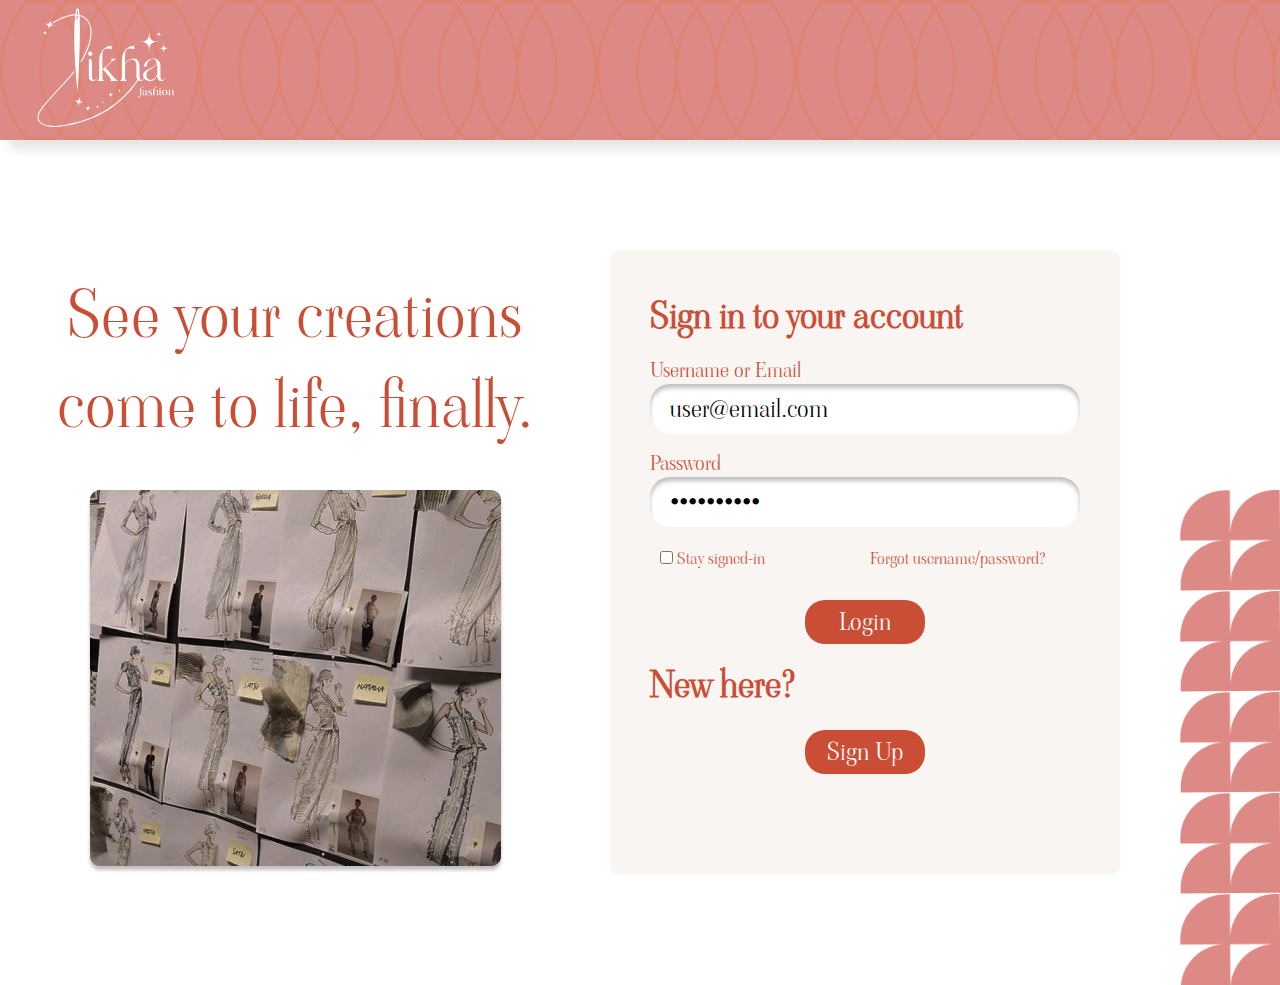
<file: login.html>
<!DOCTYPE html>
<html lang="en">
<head>
    <meta charset="UTF-8">
    <meta http-equiv="X-UA-Compatible" content="IE=edge">    
    <title>Likha</title>
    <script src="https://ajax.googleapis.com/ajax/libs/jquery/3.6.0/jquery.min.js"></script>
    <link rel="stylesheet" href="styles.css">
    <link rel="stylesheet" href="login.css">

    <link rel="stylesheet" href="https://cdnjs.cloudflare.com/ajax/libs/font-awesome/4.7.0/css/font-awesome.min.css">

    <link rel="preconnect" href="https://fonts.googleapis.com">
    <link rel="preconnect" href="https://fonts.gstatic.com" crossorigin>
    <link href="https://fonts.googleapis.com/css2?family=Viaoda+Libre&display=swap" rel="stylesheet">
</head>
<body>
    <div class="topbar-container">
        <div class="topbar-decor-container">
            <a href="index.html"> 
                <svg class="main-logo" width="200" height="140" viewBox="0 0 106 85" fill="none" xmlns="http://www.w3.org/2000/svg">
                <path d="M29.4811 8.85083C29.2548 8.83423 29.1841 7.29914 29.3111 5.38886C29.5916 5.40656 29.8698 5.43423 30.1458 5.46965C29.9957 7.36998 29.7042 8.86744 29.4811 8.85083ZM30.1977 4.71483C29.9228 4.67942 29.6479 4.65064 29.3696 4.63182C29.5275 2.90858 29.7958 1.59484 30.0067 1.61034C30.2154 1.62583 30.2927 2.97388 30.1977 4.71483ZM31.4488 5.70871C32.5695 5.98319 33.6416 6.42922 34.6288 7.09771C41.8677 11.9996 38.6292 23.417 37.4643 26.8016C36.1426 30.6432 34.3693 34.1992 32.3023 37.5494L32.2879 38.9473C34.6542 35.2617 36.6858 31.3349 38.1632 27.0428C39.3701 23.5344 42.7157 11.6808 35.0428 6.48345C33.9066 5.71535 32.6788 5.21731 31.3991 4.92512C31.3008 3.47857 31.1782 2.20689 31.0226 1.15988C30.8602 0.0663941 29.3045 0.00220141 29.0582 1.07909C28.854 1.97336 28.6442 3.12994 28.4521 4.59862C20.576 4.54882 12.0298 10.3992 11.5671 10.7202L11.9878 11.33C12.0982 11.2525 20.6566 5.39218 28.3582 5.36119C27.4528 13.0975 27.0917 28.7827 30.1028 60.1652C30.1028 60.1652 32.4204 22.4531 31.4488 5.70871Z" fill="white"/>
                <path d="M13.8795 12.731C10.8176 12.4244 10.4665 12.6469 9.45507 15.561C9.76093 12.4908 9.53678 12.14 6.63062 11.1251C9.69357 11.4316 10.0436 11.2081 11.0561 8.29395C10.7503 11.3641 10.9733 11.715 13.8795 12.731Z" fill="white"/>
                <path d="M8.79364 17.9407C7.31737 17.7912 7.14733 17.8997 6.65929 19.3042C6.80835 17.8244 6.70125 17.6551 5.29785 17.1659C6.77523 17.3142 6.94416 17.2058 7.43221 15.8013C7.28535 17.2799 7.39246 17.4504 8.79364 17.9407Z" fill="white"/>
                <path d="M30.1836 69.7953C30.4795 66.8314 30.2642 66.4938 27.4585 65.5132C30.4155 65.8099 30.7522 65.594 31.7305 62.7817C31.4335 65.7457 31.6499 66.0832 34.4545 67.0638C31.4986 66.7672 31.1619 66.983 30.1836 69.7953Z" fill="white"/>
                <path d="M37.8752 68.9043C37.6919 70.7349 37.8255 70.9441 39.5601 71.5506C37.7327 71.3669 37.524 71.5008 36.919 73.2384C37.1023 71.4067 36.9686 71.1975 35.2351 70.5921C37.0625 70.7758 37.2712 70.6419 37.8752 68.9043Z" fill="white"/>
                <path d="M45.5095 70.3497C44.3412 70.2324 44.2087 70.3176 43.8234 71.4277C43.9393 70.2578 43.8543 70.1239 42.7468 69.7377C43.9139 69.8539 44.0464 69.7698 44.4329 68.6597C44.3158 69.8284 44.4009 69.9623 45.5095 70.3497Z" fill="white"/>
                <path d="M47.1182 66.6575C47.8988 66.7361 47.9882 66.6785 48.2455 65.937C48.1671 66.7195 48.2245 66.808 48.9654 67.067C48.1848 66.9884 48.0954 67.0449 47.8381 67.7875C47.9165 67.005 47.858 66.9165 47.1182 66.6575Z" fill="white"/>
                <mask id="mask0_562_5712" style="mask-type:luminance" maskUnits="userSpaceOnUse" x="1" y="44" width="55" height="41">
                <path d="M1.41333 44.2002H55.332V84.4335H1.41333V44.2002Z" fill="white"/>
                </mask>
                <g mask="url(#mask0_562_5712)">
                <path d="M8.57483 83.7395C6.03083 83.1916 4.19902 82.2342 2.9734 80.8154C0.0296881 77.4043 2.54056 73.2926 4.68485 70.4969L5.04592 70.031C8.55165 65.5187 12.5233 61.2477 16.3636 57.1183C20.1796 53.0144 24.0486 48.843 27.529 44.3672L27.6305 45.4452C24.2617 49.7074 20.555 53.6939 16.9036 57.6219C13.0732 61.7413 9.11367 65.999 5.62781 70.4848L5.27117 70.9474C3.11583 73.7575 0.969334 77.3633 3.5321 80.3317C4.63406 81.6067 6.38196 82.5098 8.72942 83.0156C13.0611 83.9497 17.6047 83.3742 21.477 82.6891C34.4532 80.3915 45.6936 75.826 54.888 69.119L55.323 69.7167C46.0359 76.4912 34.6917 81.0998 21.6062 83.4174C17.6621 84.1146 13.0301 84.699 8.57483 83.7395Z" fill="white"/>
                </g>
                <path d="M39.062 33.7718C39.9122 33.7718 40.4941 33.1886 40.4941 32.3364C40.4941 31.4841 39.9122 30.9009 39.062 30.9009C38.2118 30.9009 37.5857 31.4388 37.5857 32.3364C37.5857 33.1886 38.2118 33.7718 39.062 33.7718ZM38.0329 35.9699V48.6634C38.0329 50.4575 38.9725 51.758 40.8518 51.758C42.7311 51.758 43.6266 50.2328 43.8496 48.5284L43.716 48.4841C43.5372 49.4703 42.91 51.0408 41.702 51.0408C40.4941 51.0408 40.2699 49.426 40.2699 48.5284L40.2258 38.2122C40.2258 36.8664 39.3303 35.9699 38.0329 35.9699Z" fill="white"/>
                <path d="M47.6083 34.4445C47.6083 32.0218 47.743 28.7026 50.9197 28.7026C51.994 28.7026 53.0684 28.9715 54.0975 29.1962V26.8188C48.6827 26.8188 45.3713 32.1114 45.3713 37.0908V48.9321C45.3713 50.3222 45.1029 51.0848 43.8044 51.6681H49.1751C48.1008 51.2198 47.6083 50.5469 47.6083 49.3361V44.0424L48.1902 43.5499L53.0231 49.3361C53.3809 49.739 53.6492 50.278 53.6492 50.8612C53.6492 51.1744 53.5598 51.4888 53.2914 51.6681H59.0199C58.0802 51.3537 56.9164 50.5015 56.2451 49.739L49.8012 42.069C51.7257 40.3646 55.3054 36.8218 57.4983 35.88H53.6492C54.008 36.0593 54.2311 36.4621 54.2311 36.8661C54.2311 37.4948 53.7386 38.0769 53.2914 38.4809L47.6083 43.6396V34.4445Z" fill="white"/>
                <path d="M63.6725 34.4445C63.6725 32.0672 63.8072 28.7026 66.9839 28.7026C68.0583 28.7026 69.1326 28.9715 70.1617 29.1962V26.8188C64.7469 26.8188 61.4355 32.1114 61.4355 37.0908V48.9321C61.4355 50.278 61.1672 51.0848 59.8687 51.6681H65.2393C64.2102 51.2198 63.6725 50.5469 63.6725 49.3361V40.1853C64.4785 38.3016 66.3578 36.5075 68.5054 36.5075C71.2802 36.5075 71.7274 39.3331 71.7274 41.5754V47.811C71.7274 49.7843 72.2199 51.7577 74.5463 51.7577C76.4256 51.7577 77.3211 50.2326 77.5453 48.5282L77.4105 48.4839C77.2317 49.47 76.6056 51.0405 75.3965 51.0405C74.0992 51.0405 73.9644 49.1557 73.9203 47.5863V43.0109C73.9203 39.8267 73.652 35.7903 69.5345 35.7903C67.1186 35.7903 64.8805 37.3597 63.6725 39.4228V34.4445Z" fill="white"/>
                <path d="M79.1995 41.3517C79.1995 41.1724 79.1995 40.9478 79.1995 40.7685C79.1995 38.3468 81.124 36.1034 83.5852 36.1034C85.0173 36.1034 85.8675 37.2246 85.8675 38.5704C85.8675 43.1458 76.47 42.5625 76.47 47.7212C76.47 50.2325 78.6628 51.803 81.0346 51.803C83.6294 51.803 85.5992 50.0985 86.4936 47.7655C86.4936 49.7842 86.8513 51.7576 89.3125 51.7576C91.1918 51.7576 92.0873 50.2325 92.3115 48.528L92.1767 48.4838C91.9979 49.4699 91.3707 51.0404 90.208 51.0404C89.0442 51.0847 88.7306 49.4699 88.7306 48.5734V41.666C88.7306 38.3911 87.5227 35.8345 83.943 35.8345C80.721 35.8345 77.4549 38.1222 76.8277 41.3517H79.1995ZM86.4936 46.061C86.4936 48.4384 84.2566 50.995 81.8395 50.995C79.8708 50.995 78.7965 49.4699 78.7965 47.6315C78.7965 42.4729 86.5389 43.0108 86.1358 38.3468C86.4042 39.0187 86.4936 39.6916 86.4936 40.4099V46.061Z" fill="white"/>
                <mask id="mask1_562_5712" style="mask-type:luminance" maskUnits="userSpaceOnUse" x="48" y="54" width="2" height="9">
                <path d="M48.9014 54.9668H49.7494V62.6168H48.9014V54.9668Z" fill="white"/>
                </mask>
                <g mask="url(#mask1_562_5712)">
                <mask id="mask2_562_5712" style="mask-type:luminance" maskUnits="userSpaceOnUse" x="49" y="53" width="26" height="23">
                <path d="M53.8512 75.6536L49.1177 59.995L69.8131 53.7085L74.5466 69.3682L53.8512 75.6536Z" fill="white"/>
                </mask>
                <g mask="url(#mask2_562_5712)">
                <mask id="mask3_562_5712" style="mask-type:luminance" maskUnits="userSpaceOnUse" x="-3" y="-12" width="78" height="98">
                <path d="M21.6328 85.4395L-2.89624 4.29551L50.0574 -11.7881L74.5876 69.3559L21.6328 85.4395Z" fill="white"/>
                </mask>
                <g mask="url(#mask3_562_5712)">
                <path d="M46.2073 62.4001C45.6331 59.4782 45.3295 59.217 42.3604 59.0952C45.2765 58.5186 45.537 58.2143 45.6585 55.2393C46.2316 58.1611 46.5363 58.4223 49.5043 58.5452C46.5893 59.1207 46.3298 59.4251 46.2073 62.4001Z" fill="white"/>
                </g>
                </g>
                </g>
                <mask id="mask4_562_5712" style="mask-type:luminance" maskUnits="userSpaceOnUse" x="51" y="59" width="5" height="5">
                <path d="M51.1626 59.2168H55.9679V63.7501H51.1626V59.2168Z" fill="white"/>
                </mask>
                <g mask="url(#mask4_562_5712)">
                <mask id="mask5_562_5712" style="mask-type:luminance" maskUnits="userSpaceOnUse" x="49" y="53" width="26" height="23">
                <path d="M53.8512 75.6536L49.1177 59.995L69.8131 53.7085L74.5466 69.3682L53.8512 75.6536Z" fill="white"/>
                </mask>
                <g mask="url(#mask5_562_5712)">
                <mask id="mask6_562_5712" style="mask-type:luminance" maskUnits="userSpaceOnUse" x="-3" y="-12" width="78" height="98">
                <path d="M21.6328 85.4395L-2.89624 4.29551L50.0574 -11.7881L74.5876 69.3559L21.6328 85.4395Z" fill="white"/>
                </mask>
                <g mask="url(#mask6_562_5712)">
                <path d="M53.3103 59.312C53.6647 61.1172 53.8535 61.2787 55.6886 61.354C53.8866 61.7104 53.7254 61.8985 53.6503 63.738C53.2948 61.9317 53.1071 61.7701 51.272 61.6938C53.0751 61.3385 53.2352 61.1504 53.3103 59.312Z" fill="white"/>
                </g>
                </g>
                </g>
                <mask id="mask7_562_5712" style="mask-type:luminance" maskUnits="userSpaceOnUse" x="57" y="56" width="5" height="5">
                <path d="M57.9468 56.9502H61.0561V60.0669H57.9468V56.9502Z" fill="white"/>
                </mask>
                <g mask="url(#mask7_562_5712)">
                <mask id="mask8_562_5712" style="mask-type:luminance" maskUnits="userSpaceOnUse" x="49" y="53" width="26" height="23">
                <path d="M53.8515 75.6536L49.1179 59.995L69.8133 53.7085L74.5469 69.3682L53.8515 75.6536Z" fill="white"/>
                </mask>
                <g mask="url(#mask8_562_5712)">
                <mask id="mask9_562_5712" style="mask-type:luminance" maskUnits="userSpaceOnUse" x="-3" y="-12" width="78" height="98">
                <path d="M21.6331 85.4395L-2.896 4.29551L50.0576 -11.7881L74.5878 69.3559L21.6331 85.4395Z" fill="white"/>
                </mask>
                <g mask="url(#mask9_562_5712)">
                <path d="M61.0353 58.4763C59.8836 58.7032 59.7809 58.8238 59.7334 59.9981C59.506 58.8448 59.3856 58.7419 58.2141 58.6932C59.3647 58.4652 59.4673 58.3457 59.5159 57.1714C59.7423 58.3246 59.8615 58.4276 61.0353 58.4763Z" fill="white"/>
                </g>
                </g>
                </g>
                <mask id="mask10_562_5712" style="mask-type:luminance" maskUnits="userSpaceOnUse" x="48" y="53" width="23" height="23">
                <path d="M48.9014 53.5498H70.384V75.9331H48.9014V53.5498Z" fill="white"/>
                </mask>
                <g mask="url(#mask10_562_5712)">
                <mask id="mask11_562_5712" style="mask-type:luminance" maskUnits="userSpaceOnUse" x="49" y="53" width="26" height="23">
                <path d="M53.8512 75.6531L49.1177 59.9945L69.8131 53.708L74.5466 69.3677L53.8512 75.6531Z" fill="white"/>
                </mask>
                <g mask="url(#mask11_562_5712)">
                <mask id="mask12_562_5712" style="mask-type:luminance" maskUnits="userSpaceOnUse" x="-3" y="-12" width="78" height="98">
                <path d="M21.6328 85.439L-2.89624 4.29502L50.0574 -11.7886L74.5876 69.3554L21.6328 85.439Z" fill="white"/>
                </mask>
                <g mask="url(#mask12_562_5712)">
                <path d="M29.5608 82.0259C26.9682 82.2407 24.9387 81.8577 23.3554 80.8561C19.5515 78.4478 20.765 73.7827 22.0083 70.4834L22.2181 69.9323C24.2685 64.5954 26.8335 59.3537 29.3135 54.2847C31.778 49.2478 34.2745 44.1312 36.3095 38.8364L36.7191 39.8392C34.7283 44.896 32.3345 49.789 29.976 54.6101C27.5026 59.6647 24.9454 64.8909 22.906 70.1979L22.6984 70.7446C21.4496 74.0605 20.4382 78.1345 23.7507 80.2308C25.1728 81.1306 27.1073 81.4869 29.5001 81.2888C33.9156 80.9225 38.0971 79.0521 41.605 77.2701C53.3589 71.3002 62.7962 63.6635 69.6553 54.5714L70.2438 55.0174C63.3163 64.2003 53.7928 71.909 41.9396 77.9298C38.3665 79.7438 34.1033 81.6496 29.5608 82.0259Z" fill="white"/>
                </g>
                </g>
                </g>
                <mask id="mask13_562_5712" style="mask-type:luminance" maskUnits="userSpaceOnUse" x="71" y="14" width="20" height="20">
                <path d="M71.5588 14.6924H90.1707V33.15H71.5588V14.6924Z" fill="white"/>
                </mask>
                <g mask="url(#mask13_562_5712)">
                <path d="M80.963 19.635C80.9917 19.8917 81.0403 20.1452 81.1121 20.3931C81.1828 20.6421 81.2733 20.8834 81.3848 21.1169C81.4963 21.3505 81.6266 21.5718 81.7768 21.7832C81.9259 21.9946 82.0915 22.1916 82.2737 22.3742C82.4559 22.5579 82.6535 22.724 82.8633 22.8734C83.0742 23.0228 83.2961 23.1534 83.5291 23.2652C83.761 23.377 84.0017 23.4688 84.2501 23.5396C84.4986 23.6105 84.7503 23.6603 85.0076 23.688C86.6406 23.8518 88.2781 23.9259 89.92 23.9126C88.2781 23.8993 86.6406 23.9735 85.0076 24.1373C84.7503 24.165 84.4986 24.2148 84.2501 24.2856C84.0017 24.3564 83.761 24.4483 83.5291 24.5601C83.2961 24.6719 83.0742 24.8025 82.8633 24.9519C82.6535 25.1013 82.4559 25.2673 82.2737 25.451C82.0915 25.6337 81.9259 25.8307 81.7768 26.0421C81.6266 26.2535 81.4963 26.4748 81.3848 26.7083C81.2733 26.9419 81.1828 27.1831 81.1121 27.4322C81.0403 27.6801 80.9917 27.9335 80.963 28.1903C80.8007 29.8283 80.7256 31.4697 80.7389 33.1143C80.7532 31.4697 80.6782 29.8283 80.5158 28.1903C80.4871 27.9335 80.4374 27.6801 80.3668 27.4322C80.2961 27.1831 80.2056 26.9419 80.094 26.7083C79.9825 26.4748 79.8511 26.2535 79.7021 26.0421C79.553 25.8307 79.3874 25.6337 79.2052 25.451C79.0219 25.2673 78.8254 25.1013 78.6156 24.9519C78.4047 24.8025 78.1827 24.6719 77.9498 24.5601C77.7179 24.4483 77.4772 24.3564 77.2287 24.2856C76.9803 24.2148 76.7285 24.165 76.4713 24.1373C74.8382 23.9735 73.2007 23.8993 71.5588 23.9126C73.2007 23.9259 74.8382 23.8518 76.4713 23.688C76.7285 23.6603 76.9803 23.6105 77.2287 23.5396C77.4772 23.4688 77.7179 23.377 77.9498 23.2652C78.1827 23.1534 78.4047 23.0228 78.6156 22.8734C78.8254 22.724 79.0219 22.5568 79.2052 22.3742C79.3874 22.1916 79.553 21.9946 79.7021 21.7832C79.8511 21.5718 79.9814 21.3505 80.094 21.1169C80.2056 20.8834 80.2961 20.6421 80.3668 20.3931C80.4374 20.1452 80.4871 19.8917 80.5158 19.635C80.6782 17.9969 80.7532 16.3556 80.7389 14.7109C80.7256 16.3556 80.8007 17.9969 80.963 19.635Z" fill="white"/>
                </g>
                <mask id="mask14_562_5712" style="mask-type:luminance" maskUnits="userSpaceOnUse" x="86" y="23" width="10" height="11">
                <path d="M86.2134 23.7998H95.7269V33.1797H86.2134V23.7998Z" fill="white"/>
                </mask>
                <g mask="url(#mask14_562_5712)">
                <path d="M91.2131 26.4039C91.2274 26.5345 91.2517 26.6629 91.2881 26.788C91.3235 26.9142 91.3699 27.0359 91.4262 27.1543C91.4825 27.2728 91.5487 27.3845 91.6238 27.4919C91.7 27.5981 91.7839 27.6978 91.8756 27.7907C91.9683 27.8837 92.0677 27.9678 92.1748 28.0431C92.2808 28.1183 92.3934 28.1847 92.5116 28.2412C92.6286 28.2987 92.7501 28.3441 92.8759 28.3806C93.0018 28.416 93.1299 28.4415 93.2591 28.4559C94.0861 28.5378 94.9142 28.5754 95.7457 28.5688C94.9142 28.5621 94.0861 28.5998 93.2591 28.6828C93.1299 28.6972 93.0018 28.7215 92.8759 28.758C92.7501 28.7935 92.6286 28.8399 92.5116 28.8964C92.3934 28.9528 92.2808 29.0192 92.1748 29.0956C92.0677 29.1709 91.9683 29.255 91.8756 29.3479C91.7839 29.4398 91.7 29.5394 91.6238 29.6468C91.5487 29.753 91.4825 29.8659 91.4262 29.9843C91.3699 30.1017 91.3235 30.2245 91.2881 30.3496C91.2517 30.4757 91.2274 30.6041 91.2131 30.7336C91.1302 31.5626 91.0927 32.3927 91.0993 33.2261C91.106 32.3927 91.0684 31.5626 90.9856 30.7336C90.9724 30.6041 90.947 30.4757 90.9116 30.3496C90.8752 30.2245 90.8288 30.1017 90.7725 29.9843C90.7162 29.8659 90.6499 29.753 90.5749 29.6468C90.4998 29.5394 90.4159 29.4398 90.3231 29.3479C90.2304 29.255 90.131 29.1709 90.025 29.0956C89.9179 29.0192 89.8052 28.9528 89.6882 28.8964C89.5701 28.8399 89.4486 28.7935 89.3227 28.758C89.1969 28.7215 89.0699 28.6972 88.9396 28.6828C88.1126 28.5998 87.2844 28.5621 86.4541 28.5688C87.2844 28.5754 88.1126 28.5378 88.9396 28.4559C89.0699 28.4415 89.1969 28.416 89.3227 28.3806C89.4486 28.3441 89.5701 28.2987 89.6882 28.2412C89.8052 28.1847 89.9179 28.1194 90.025 28.0431C90.131 27.9678 90.2304 27.8837 90.3231 27.7907C90.4159 27.6978 90.4998 27.5981 90.5749 27.4919C90.6499 27.3845 90.7162 27.2728 90.7725 27.1543C90.8288 27.0359 90.8752 26.9142 90.9116 26.788C90.947 26.6629 90.9724 26.5345 90.9856 26.4039C91.0684 25.5761 91.1071 24.7449 91.1004 23.9126C91.0927 24.7449 91.1302 25.5761 91.2131 26.4039Z" fill="white"/>
                </g>
                <path d="M87.7206 17.2147C87.7383 17.3752 87.7813 17.5279 87.8509 17.6729C87.9205 17.8179 88.0121 17.9474 88.1258 18.0614C88.2396 18.1754 88.3688 18.2672 88.5134 18.3369C88.6581 18.4067 88.8104 18.4498 88.9705 18.4675C89.4751 18.5185 89.9808 18.5417 90.4877 18.5373C89.9808 18.5328 89.4751 18.5561 88.9705 18.6059C88.8104 18.6236 88.6581 18.6679 88.5134 18.7365C88.3688 18.8062 88.2396 18.8981 88.1258 19.0121C88.0121 19.1261 87.9205 19.2556 87.8509 19.4006C87.7813 19.5455 87.7383 19.6983 87.7206 19.8588C87.6709 20.3646 87.6477 20.8715 87.6511 21.3806C87.6555 20.8715 87.6323 20.3646 87.5826 19.8588C87.5649 19.6983 87.5219 19.5455 87.4523 19.4006C87.3827 19.2556 87.2911 19.1261 87.1774 19.0121C87.0636 18.8981 86.9345 18.8062 86.7898 18.7365C86.6452 18.6679 86.4928 18.6236 86.3327 18.6059C85.8281 18.5561 85.3224 18.5328 84.8145 18.5373C85.3224 18.5417 85.8281 18.5185 86.3327 18.4675C86.4928 18.4498 86.6452 18.4067 86.7898 18.3369C86.9345 18.2672 87.0636 18.1754 87.1774 18.0614C87.2911 17.9474 87.3816 17.8179 87.4512 17.6729C87.5208 17.5279 87.5649 17.3752 87.5815 17.2147C87.6323 16.7089 87.6555 16.202 87.6511 15.6929C87.6477 16.202 87.6709 16.7089 87.7206 17.2147Z" fill="white"/>
                <mask id="mask15_562_5712" style="mask-type:luminance" maskUnits="userSpaceOnUse" x="64" y="52" width="2" height="4">
                <path d="M64.1653 52.4165H65.2959V55.5332H64.1653V52.4165Z" fill="white"/>
                </mask>
                <g mask="url(#mask15_562_5712)">
                <mask id="mask16_562_5712" style="mask-type:luminance" maskUnits="userSpaceOnUse" x="64" y="48" width="16" height="20">
                <path d="M70.4557 67.1313L64.332 51.735L73.5883 48.0361L79.7109 63.4335L70.4557 67.1313Z" fill="white"/>
                </mask>
                <g mask="url(#mask16_562_5712)">
                <mask id="mask17_562_5712" style="mask-type:luminance" maskUnits="userSpaceOnUse" x="-4" y="-16" width="84" height="101">
                <path d="M28.207 84.0127L-3.11377 5.25159L48.2852 -15.2856L79.606 63.4755L28.207 84.0127Z" fill="white"/>
                </mask>
                <g mask="url(#mask17_562_5712)">
                <path d="M65.1801 53.789C64.0517 54.1144 63.96 54.2428 64.0119 55.4171C63.6884 54.287 63.5603 54.1941 62.3877 54.2461C63.515 53.9218 63.6078 53.7934 63.5559 52.6191C63.8794 53.748 64.0075 53.841 65.1801 53.789Z" fill="white"/>
                </g>
                </g>
                </g>
                <mask id="mask18_562_5712" style="mask-type:luminance" maskUnits="userSpaceOnUse" x="64" y="47" width="11" height="21">
                <path d="M64.1653 47.8833H74.3413V67.15H64.1653V47.8833Z" fill="white"/>
                </mask>
                <g mask="url(#mask18_562_5712)">
                <mask id="mask19_562_5712" style="mask-type:luminance" maskUnits="userSpaceOnUse" x="64" y="48" width="16" height="20">
                <path d="M70.4557 67.1313L64.332 51.735L73.5883 48.0361L79.7109 63.4335L70.4557 67.1313Z" fill="white"/>
                </mask>
                <g mask="url(#mask19_562_5712)">
                <mask id="mask20_562_5712" style="mask-type:luminance" maskUnits="userSpaceOnUse" x="-4" y="-16" width="84" height="101">
                <path d="M28.207 84.0127L-3.11377 5.25159L48.2852 -15.2856L79.606 63.4755L28.207 84.0127Z" fill="white"/>
                </mask>
                <g mask="url(#mask20_562_5712)">
                <path d="M35.817 79.9355C33.2521 80.3705 31.1972 80.1624 29.5343 79.2991C25.5406 77.2228 26.3532 72.4715 27.3127 69.0792L27.4751 68.5114C29.0651 63.0196 31.1773 57.5776 33.2189 52.316C35.2473 47.0877 37.301 41.7774 38.88 36.3276L39.3725 37.2916C37.8178 42.5001 35.848 47.5802 33.9057 52.5839C31.8696 57.8311 29.7651 63.2565 28.1839 68.7173L28.0227 69.2795C27.0588 72.6906 26.3974 76.8355 29.8755 78.6428C31.3683 79.4175 33.3271 79.6079 35.6945 79.2062C40.0626 78.4657 44.0707 76.2455 47.4141 74.1715C58.6203 67.2209 67.3752 58.8084 73.4382 49.1651L74.0632 49.5591C67.9383 59.2987 59.1039 67.7909 47.8039 74.8001C44.3975 76.9129 40.311 79.1741 35.817 79.9355Z" fill="white"/>
                </g>
                </g>
                </g>
                <path d="M73.8453 57.8981V57.9999H74.3212C74.287 58.5445 74.3212 58.9861 74.3212 59.5306V61.4918C74.3212 61.9566 74.3091 62.7159 73.6653 62.7159C73.3816 62.7159 73.0989 62.6373 72.8284 62.5687V63.4076C74.2759 63.4076 75.1129 61.6279 75.1129 60.177V57.9999H75.8019V57.8981H75.1129C75.1007 57.6712 74.9649 56.1859 75.3271 56.1859C75.7345 56.1859 76.1309 56.3331 76.5262 56.4361V55.585C75.2818 55.585 74.4791 56.7526 74.3322 57.8981H73.8453Z" fill="white"/>
                <path d="M76.741 59.2583C76.741 59.2019 76.73 59.1332 76.73 59.0768C76.73 58.4991 77.08 57.9324 77.7027 57.9324C78.0528 57.9324 78.0528 58.3065 78.0528 58.5666C78.0528 59.7121 75.9041 59.5649 75.9041 60.8687C75.9041 61.4575 76.3457 61.9112 76.9442 61.9112C77.5669 61.9112 78.0075 61.4243 78.2118 60.8797C78.2118 61.5371 78.3586 61.888 79.0818 61.888C79.5688 61.888 79.8514 61.5261 79.9078 61.0723L79.8735 61.0612C79.8283 61.3103 79.6593 61.6954 79.3535 61.6954C79.0487 61.6843 79.0034 61.2881 79.0034 61.0612V59.3269C79.0034 58.4991 78.7086 57.8638 77.7701 57.8638C76.9674 57.8638 76.1525 58.4426 75.9946 59.2583H76.741ZM78.2118 60.4492C78.2118 60.9362 77.8264 61.6954 77.2611 61.6954C76.8095 61.6954 76.6737 61.2195 76.6737 60.8454C76.6737 59.5527 78.2449 59.6556 78.1212 58.4991C78.1886 58.6684 78.2118 58.8388 78.2118 59.0203V60.4492Z" fill="white"/>
                <path d="M79.9644 60.7207V61.6625C80.4502 61.8097 80.9371 61.9116 81.4461 61.9116C82.1473 61.9116 82.8484 61.605 82.8484 60.8004C82.8484 59.4966 80.5639 59.3383 80.5639 58.6233C80.5639 58.1707 80.8576 57.9205 81.2871 57.9205C81.8978 57.9205 82.3615 58.5558 82.6563 59.0207V58.1596C82.2489 57.9781 81.7619 57.853 81.3214 57.853C80.6545 57.853 80.0207 58.2382 80.0207 58.9642C80.0207 60.3012 82.1241 60.2337 82.1241 61.0837C82.1241 61.6393 81.8867 61.7865 81.3777 61.7865C80.7218 61.7865 80.1907 61.3106 79.9644 60.7207Z" fill="white"/>
                <path d="M84.5106 56.798C84.5106 56.674 84.5106 56.1859 84.7138 56.1859C85.1322 56.1859 85.5286 56.3331 85.9239 56.4361V55.585C84.5559 55.585 83.7189 56.923 83.7189 58.1814V60.9926C83.7189 61.4121 83.7642 61.6733 83.3225 61.8659H84.9059C84.6574 61.7641 84.5106 61.6047 84.5106 61.3214V58.9982C84.6806 58.5666 85.0538 58.0342 85.5618 58.0342C86.0377 58.0342 86.2187 58.623 86.2187 58.9982V61.2195C86.2187 61.7751 86.603 61.888 87.0888 61.888C87.5647 61.888 87.8584 61.5261 87.9147 61.0723L87.8805 61.0613C87.8352 61.3103 87.6542 61.6954 87.3604 61.6954C86.9309 61.6954 86.9872 60.8908 86.9983 60.7779V59.6557C86.9983 58.8953 86.953 57.8527 85.9582 57.8527C85.3476 57.8527 84.8043 58.2833 84.5106 58.7935V56.798Z" fill="white"/>
                <path d="M88.4349 57.5132C88.7066 57.5132 88.8987 57.3206 88.8987 57.0483C88.8987 56.7761 88.7066 56.5835 88.4349 56.5835C88.1633 56.5835 87.948 56.765 87.948 57.0483C87.948 57.3206 88.1633 57.5132 88.4349 57.5132ZM88.0507 57.8983V61.005C88.0507 61.6049 88.3212 61.8882 88.9208 61.8882C89.3967 61.8882 89.6793 61.5142 89.7467 61.0726L89.7125 61.0615C89.6561 61.3105 89.4872 61.6957 89.1924 61.6957C88.8987 61.6957 88.8424 61.2994 88.8424 61.0726L88.8302 58.6808C88.8302 58.216 88.5144 57.8983 88.0507 57.8983Z" fill="white"/>
                <path d="M89.7925 59.8816C89.7925 60.9817 90.6968 61.8771 91.7943 61.8771C92.8908 61.8771 93.773 60.9707 93.773 59.8816C93.773 58.7826 92.8797 57.8872 91.7822 57.8872C90.6858 57.8872 89.7925 58.7826 89.7925 59.8816ZM91.6806 58.0001C92.5518 58.0001 92.8113 59.3836 92.8113 60.041C92.8113 60.6077 92.6191 61.7753 91.8617 61.7753C91.0026 61.7753 90.72 60.3918 90.72 59.7344C90.72 59.1567 90.9231 58.0001 91.6806 58.0001Z" fill="white"/>
                <path d="M98.0939 61.8883C98.5797 61.8883 98.8624 61.5142 98.9187 61.0726L98.8856 61.0616C98.8513 61.3106 98.6923 61.719 98.3876 61.719C97.9459 61.719 98.0144 60.9144 98.0144 60.766L98.0254 59.5873C98.0144 58.9078 97.9581 57.853 96.9621 57.853C96.3626 57.853 95.8083 58.2725 95.5146 58.7827C95.5146 58.2039 95.3567 57.8984 94.7229 57.8984V61.0837C94.7229 61.4688 94.7118 61.6957 94.3154 61.8662H95.911C95.6614 61.7644 95.5035 61.5828 95.5146 61.2995V58.9753C95.6846 58.5558 96.0799 58.0345 96.5668 58.0345C97.0074 58.0345 97.2227 58.5669 97.2227 58.817V61.0837C97.2117 61.6736 97.6522 61.8883 98.0939 61.8883Z" fill="white"/>
                </svg>
            </a>
        </div>
        <div class="topbar-label-container"></div>
        <div class="topbar-decor-container"></div>
    </div>

    <div class="login-page-container">
        <div class="welcome-images-container">

        </div>
        <div class="login-form-container">
            <!-- <form action="dashboard.html" method="post"> -->
                <div class="login-details-container">
                    <div class="loginBoxHeader ">Sign in to your account</div>
                    <label class="pInfoLabel" id="username" for="usernameTB">Username or Email</label>
                    <input class="pInfoTextBox" id="usernameTB" type="text" name="username" value="user@email.com">
                    
                    <label class="pInfoLabel" id="password" for="passwordTB">Password</label>
                    <input class="pInfoTextBox" id="passwordTB" type="password" name="password" value="abcde12345">

                    <div class="login-options-container">
                        <div class="stay-signed-in">
                            <input type="checkbox" class="stay-signed-in-CB">
                            <label class="stay-signed-in-label">Stay signed-in</label>
                        </div>
                        
                        <div class="forgot-password">Forgot username/password?</div>
                    </div>
                
                    <div class="login-button-container">
                        <a href="dashboard.html"><input type="submit" class="loginButton" value="Login"></input></a>
                    </div>    
                    <div class="loginBoxHeader ">New here?</div>   
                    <div class="login-button-container">
                        <a href="dashboard.html"><input type="submit" class="loginButton" value="Sign Up"></input></a>
                    </div>             
                </div>
            <!-- </form> -->
        </div>
        <div class="main-copy-text-container">See your creations come to life, finally.</div>
        <div class="login-main-image-container">
            <img id = "login-image" src="assets/login_main_photo.png" alt="main login image">             
        </div>

        <div class="right-side-decor-container">

        </div>
    </div>
    
</body>
</html>
</file>
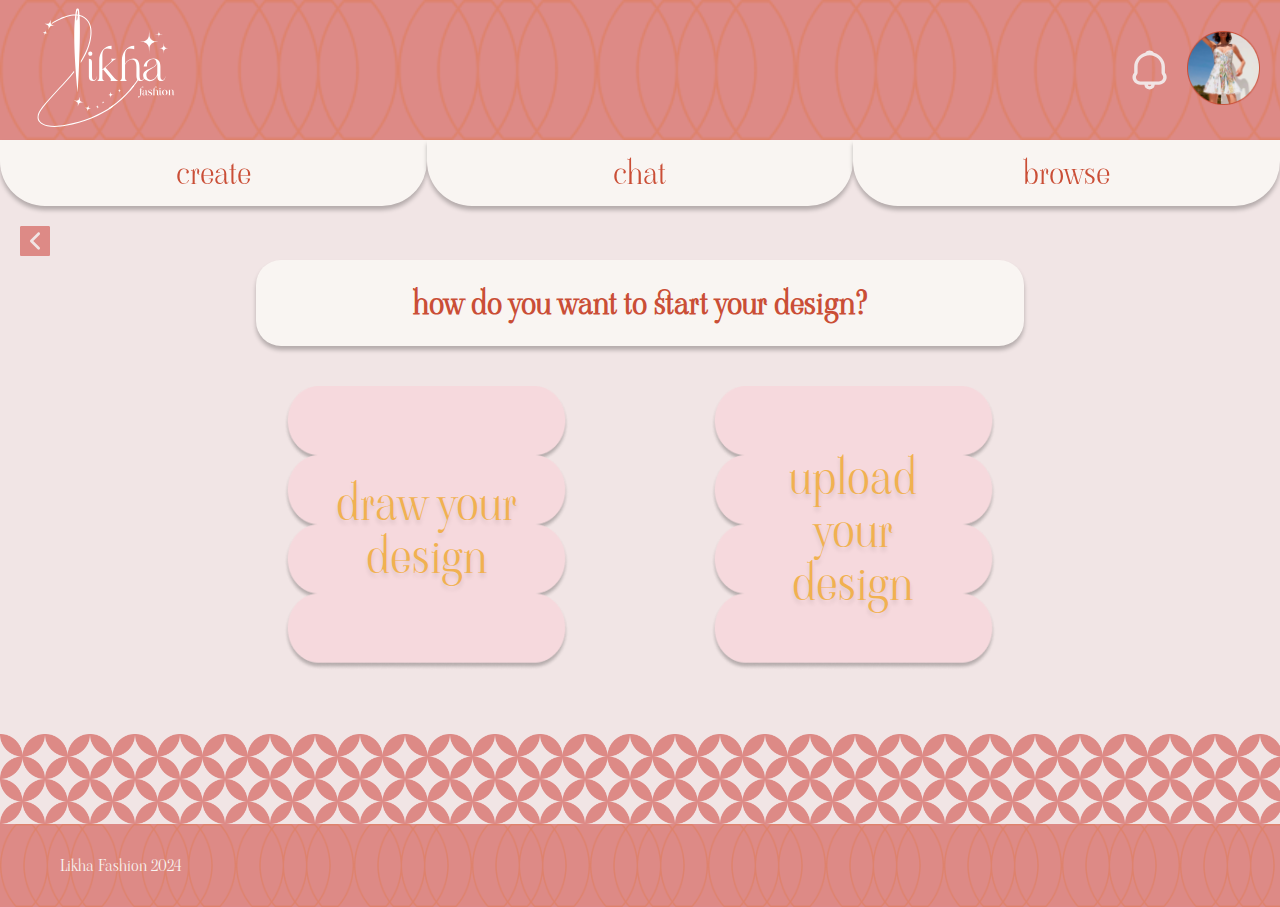
<file: start_design_options.html>
<!DOCTYPE html>
<html lang="en">
<head>
    <meta charset="UTF-8">
    <meta http-equiv="X-UA-Compatible" content="IE=edge">    
    <title>Chat</title>
    <script src="https://ajax.googleapis.com/ajax/libs/jquery/3.6.0/jquery.min.js"></script>
    <link rel="stylesheet" href="styles.css">
    <link rel="stylesheet" href="chat.css">
    <link rel="stylesheet" href="browse_designs.css">
    <link rel="stylesheet" href="start_design_options.css">

    <link rel="stylesheet" href="https://cdnjs.cloudflare.com/ajax/libs/font-awesome/4.7.0/css/font-awesome.min.css">
    
    <link rel="preconnect" href="https://fonts.googleapis.com">
    <link rel="preconnect" href="https://fonts.gstatic.com" crossorigin>
    <link href="https://fonts.googleapis.com/css2?family=Viaoda+Libre&display=swap" rel="stylesheet">
</head>
<body>
    <div class="topbar-container">
        <div class="topbar-decor-container">
            <a href="index.html"> 
                <svg class="main-logo" width="200" height="140" viewBox="0 0 106 85" fill="none" xmlns="http://www.w3.org/2000/svg">
                <path d="M29.4811 8.85083C29.2548 8.83423 29.1841 7.29914 29.3111 5.38886C29.5916 5.40656 29.8698 5.43423 30.1458 5.46965C29.9957 7.36998 29.7042 8.86744 29.4811 8.85083ZM30.1977 4.71483C29.9228 4.67942 29.6479 4.65064 29.3696 4.63182C29.5275 2.90858 29.7958 1.59484 30.0067 1.61034C30.2154 1.62583 30.2927 2.97388 30.1977 4.71483ZM31.4488 5.70871C32.5695 5.98319 33.6416 6.42922 34.6288 7.09771C41.8677 11.9996 38.6292 23.417 37.4643 26.8016C36.1426 30.6432 34.3693 34.1992 32.3023 37.5494L32.2879 38.9473C34.6542 35.2617 36.6858 31.3349 38.1632 27.0428C39.3701 23.5344 42.7157 11.6808 35.0428 6.48345C33.9066 5.71535 32.6788 5.21731 31.3991 4.92512C31.3008 3.47857 31.1782 2.20689 31.0226 1.15988C30.8602 0.0663941 29.3045 0.00220141 29.0582 1.07909C28.854 1.97336 28.6442 3.12994 28.4521 4.59862C20.576 4.54882 12.0298 10.3992 11.5671 10.7202L11.9878 11.33C12.0982 11.2525 20.6566 5.39218 28.3582 5.36119C27.4528 13.0975 27.0917 28.7827 30.1028 60.1652C30.1028 60.1652 32.4204 22.4531 31.4488 5.70871Z" fill="white"/>
                <path d="M13.8795 12.731C10.8176 12.4244 10.4665 12.6469 9.45507 15.561C9.76093 12.4908 9.53678 12.14 6.63062 11.1251C9.69357 11.4316 10.0436 11.2081 11.0561 8.29395C10.7503 11.3641 10.9733 11.715 13.8795 12.731Z" fill="white"/>
                <path d="M8.79364 17.9407C7.31737 17.7912 7.14733 17.8997 6.65929 19.3042C6.80835 17.8244 6.70125 17.6551 5.29785 17.1659C6.77523 17.3142 6.94416 17.2058 7.43221 15.8013C7.28535 17.2799 7.39246 17.4504 8.79364 17.9407Z" fill="white"/>
                <path d="M30.1836 69.7953C30.4795 66.8314 30.2642 66.4938 27.4585 65.5132C30.4155 65.8099 30.7522 65.594 31.7305 62.7817C31.4335 65.7457 31.6499 66.0832 34.4545 67.0638C31.4986 66.7672 31.1619 66.983 30.1836 69.7953Z" fill="white"/>
                <path d="M37.8752 68.9043C37.6919 70.7349 37.8255 70.9441 39.5601 71.5506C37.7327 71.3669 37.524 71.5008 36.919 73.2384C37.1023 71.4067 36.9686 71.1975 35.2351 70.5921C37.0625 70.7758 37.2712 70.6419 37.8752 68.9043Z" fill="white"/>
                <path d="M45.5095 70.3497C44.3412 70.2324 44.2087 70.3176 43.8234 71.4277C43.9393 70.2578 43.8543 70.1239 42.7468 69.7377C43.9139 69.8539 44.0464 69.7698 44.4329 68.6597C44.3158 69.8284 44.4009 69.9623 45.5095 70.3497Z" fill="white"/>
                <path d="M47.1182 66.6575C47.8988 66.7361 47.9882 66.6785 48.2455 65.937C48.1671 66.7195 48.2245 66.808 48.9654 67.067C48.1848 66.9884 48.0954 67.0449 47.8381 67.7875C47.9165 67.005 47.858 66.9165 47.1182 66.6575Z" fill="white"/>
                <mask id="mask0_562_5712" style="mask-type:luminance" maskUnits="userSpaceOnUse" x="1" y="44" width="55" height="41">
                <path d="M1.41333 44.2002H55.332V84.4335H1.41333V44.2002Z" fill="white"/>
                </mask>
                <g mask="url(#mask0_562_5712)">
                <path d="M8.57483 83.7395C6.03083 83.1916 4.19902 82.2342 2.9734 80.8154C0.0296881 77.4043 2.54056 73.2926 4.68485 70.4969L5.04592 70.031C8.55165 65.5187 12.5233 61.2477 16.3636 57.1183C20.1796 53.0144 24.0486 48.843 27.529 44.3672L27.6305 45.4452C24.2617 49.7074 20.555 53.6939 16.9036 57.6219C13.0732 61.7413 9.11367 65.999 5.62781 70.4848L5.27117 70.9474C3.11583 73.7575 0.969334 77.3633 3.5321 80.3317C4.63406 81.6067 6.38196 82.5098 8.72942 83.0156C13.0611 83.9497 17.6047 83.3742 21.477 82.6891C34.4532 80.3915 45.6936 75.826 54.888 69.119L55.323 69.7167C46.0359 76.4912 34.6917 81.0998 21.6062 83.4174C17.6621 84.1146 13.0301 84.699 8.57483 83.7395Z" fill="white"/>
                </g>
                <path d="M39.062 33.7718C39.9122 33.7718 40.4941 33.1886 40.4941 32.3364C40.4941 31.4841 39.9122 30.9009 39.062 30.9009C38.2118 30.9009 37.5857 31.4388 37.5857 32.3364C37.5857 33.1886 38.2118 33.7718 39.062 33.7718ZM38.0329 35.9699V48.6634C38.0329 50.4575 38.9725 51.758 40.8518 51.758C42.7311 51.758 43.6266 50.2328 43.8496 48.5284L43.716 48.4841C43.5372 49.4703 42.91 51.0408 41.702 51.0408C40.4941 51.0408 40.2699 49.426 40.2699 48.5284L40.2258 38.2122C40.2258 36.8664 39.3303 35.9699 38.0329 35.9699Z" fill="white"/>
                <path d="M47.6083 34.4445C47.6083 32.0218 47.743 28.7026 50.9197 28.7026C51.994 28.7026 53.0684 28.9715 54.0975 29.1962V26.8188C48.6827 26.8188 45.3713 32.1114 45.3713 37.0908V48.9321C45.3713 50.3222 45.1029 51.0848 43.8044 51.6681H49.1751C48.1008 51.2198 47.6083 50.5469 47.6083 49.3361V44.0424L48.1902 43.5499L53.0231 49.3361C53.3809 49.739 53.6492 50.278 53.6492 50.8612C53.6492 51.1744 53.5598 51.4888 53.2914 51.6681H59.0199C58.0802 51.3537 56.9164 50.5015 56.2451 49.739L49.8012 42.069C51.7257 40.3646 55.3054 36.8218 57.4983 35.88H53.6492C54.008 36.0593 54.2311 36.4621 54.2311 36.8661C54.2311 37.4948 53.7386 38.0769 53.2914 38.4809L47.6083 43.6396V34.4445Z" fill="white"/>
                <path d="M63.6725 34.4445C63.6725 32.0672 63.8072 28.7026 66.9839 28.7026C68.0583 28.7026 69.1326 28.9715 70.1617 29.1962V26.8188C64.7469 26.8188 61.4355 32.1114 61.4355 37.0908V48.9321C61.4355 50.278 61.1672 51.0848 59.8687 51.6681H65.2393C64.2102 51.2198 63.6725 50.5469 63.6725 49.3361V40.1853C64.4785 38.3016 66.3578 36.5075 68.5054 36.5075C71.2802 36.5075 71.7274 39.3331 71.7274 41.5754V47.811C71.7274 49.7843 72.2199 51.7577 74.5463 51.7577C76.4256 51.7577 77.3211 50.2326 77.5453 48.5282L77.4105 48.4839C77.2317 49.47 76.6056 51.0405 75.3965 51.0405C74.0992 51.0405 73.9644 49.1557 73.9203 47.5863V43.0109C73.9203 39.8267 73.652 35.7903 69.5345 35.7903C67.1186 35.7903 64.8805 37.3597 63.6725 39.4228V34.4445Z" fill="white"/>
                <path d="M79.1995 41.3517C79.1995 41.1724 79.1995 40.9478 79.1995 40.7685C79.1995 38.3468 81.124 36.1034 83.5852 36.1034C85.0173 36.1034 85.8675 37.2246 85.8675 38.5704C85.8675 43.1458 76.47 42.5625 76.47 47.7212C76.47 50.2325 78.6628 51.803 81.0346 51.803C83.6294 51.803 85.5992 50.0985 86.4936 47.7655C86.4936 49.7842 86.8513 51.7576 89.3125 51.7576C91.1918 51.7576 92.0873 50.2325 92.3115 48.528L92.1767 48.4838C91.9979 49.4699 91.3707 51.0404 90.208 51.0404C89.0442 51.0847 88.7306 49.4699 88.7306 48.5734V41.666C88.7306 38.3911 87.5227 35.8345 83.943 35.8345C80.721 35.8345 77.4549 38.1222 76.8277 41.3517H79.1995ZM86.4936 46.061C86.4936 48.4384 84.2566 50.995 81.8395 50.995C79.8708 50.995 78.7965 49.4699 78.7965 47.6315C78.7965 42.4729 86.5389 43.0108 86.1358 38.3468C86.4042 39.0187 86.4936 39.6916 86.4936 40.4099V46.061Z" fill="white"/>
                <mask id="mask1_562_5712" style="mask-type:luminance" maskUnits="userSpaceOnUse" x="48" y="54" width="2" height="9">
                <path d="M48.9014 54.9668H49.7494V62.6168H48.9014V54.9668Z" fill="white"/>
                </mask>
                <g mask="url(#mask1_562_5712)">
                <mask id="mask2_562_5712" style="mask-type:luminance" maskUnits="userSpaceOnUse" x="49" y="53" width="26" height="23">
                <path d="M53.8512 75.6536L49.1177 59.995L69.8131 53.7085L74.5466 69.3682L53.8512 75.6536Z" fill="white"/>
                </mask>
                <g mask="url(#mask2_562_5712)">
                <mask id="mask3_562_5712" style="mask-type:luminance" maskUnits="userSpaceOnUse" x="-3" y="-12" width="78" height="98">
                <path d="M21.6328 85.4395L-2.89624 4.29551L50.0574 -11.7881L74.5876 69.3559L21.6328 85.4395Z" fill="white"/>
                </mask>
                <g mask="url(#mask3_562_5712)">
                <path d="M46.2073 62.4001C45.6331 59.4782 45.3295 59.217 42.3604 59.0952C45.2765 58.5186 45.537 58.2143 45.6585 55.2393C46.2316 58.1611 46.5363 58.4223 49.5043 58.5452C46.5893 59.1207 46.3298 59.4251 46.2073 62.4001Z" fill="white"/>
                </g>
                </g>
                </g>
                <mask id="mask4_562_5712" style="mask-type:luminance" maskUnits="userSpaceOnUse" x="51" y="59" width="5" height="5">
                <path d="M51.1626 59.2168H55.9679V63.7501H51.1626V59.2168Z" fill="white"/>
                </mask>
                <g mask="url(#mask4_562_5712)">
                <mask id="mask5_562_5712" style="mask-type:luminance" maskUnits="userSpaceOnUse" x="49" y="53" width="26" height="23">
                <path d="M53.8512 75.6536L49.1177 59.995L69.8131 53.7085L74.5466 69.3682L53.8512 75.6536Z" fill="white"/>
                </mask>
                <g mask="url(#mask5_562_5712)">
                <mask id="mask6_562_5712" style="mask-type:luminance" maskUnits="userSpaceOnUse" x="-3" y="-12" width="78" height="98">
                <path d="M21.6328 85.4395L-2.89624 4.29551L50.0574 -11.7881L74.5876 69.3559L21.6328 85.4395Z" fill="white"/>
                </mask>
                <g mask="url(#mask6_562_5712)">
                <path d="M53.3103 59.312C53.6647 61.1172 53.8535 61.2787 55.6886 61.354C53.8866 61.7104 53.7254 61.8985 53.6503 63.738C53.2948 61.9317 53.1071 61.7701 51.272 61.6938C53.0751 61.3385 53.2352 61.1504 53.3103 59.312Z" fill="white"/>
                </g>
                </g>
                </g>
                <mask id="mask7_562_5712" style="mask-type:luminance" maskUnits="userSpaceOnUse" x="57" y="56" width="5" height="5">
                <path d="M57.9468 56.9502H61.0561V60.0669H57.9468V56.9502Z" fill="white"/>
                </mask>
                <g mask="url(#mask7_562_5712)">
                <mask id="mask8_562_5712" style="mask-type:luminance" maskUnits="userSpaceOnUse" x="49" y="53" width="26" height="23">
                <path d="M53.8515 75.6536L49.1179 59.995L69.8133 53.7085L74.5469 69.3682L53.8515 75.6536Z" fill="white"/>
                </mask>
                <g mask="url(#mask8_562_5712)">
                <mask id="mask9_562_5712" style="mask-type:luminance" maskUnits="userSpaceOnUse" x="-3" y="-12" width="78" height="98">
                <path d="M21.6331 85.4395L-2.896 4.29551L50.0576 -11.7881L74.5878 69.3559L21.6331 85.4395Z" fill="white"/>
                </mask>
                <g mask="url(#mask9_562_5712)">
                <path d="M61.0353 58.4763C59.8836 58.7032 59.7809 58.8238 59.7334 59.9981C59.506 58.8448 59.3856 58.7419 58.2141 58.6932C59.3647 58.4652 59.4673 58.3457 59.5159 57.1714C59.7423 58.3246 59.8615 58.4276 61.0353 58.4763Z" fill="white"/>
                </g>
                </g>
                </g>
                <mask id="mask10_562_5712" style="mask-type:luminance" maskUnits="userSpaceOnUse" x="48" y="53" width="23" height="23">
                <path d="M48.9014 53.5498H70.384V75.9331H48.9014V53.5498Z" fill="white"/>
                </mask>
                <g mask="url(#mask10_562_5712)">
                <mask id="mask11_562_5712" style="mask-type:luminance" maskUnits="userSpaceOnUse" x="49" y="53" width="26" height="23">
                <path d="M53.8512 75.6531L49.1177 59.9945L69.8131 53.708L74.5466 69.3677L53.8512 75.6531Z" fill="white"/>
                </mask>
                <g mask="url(#mask11_562_5712)">
                <mask id="mask12_562_5712" style="mask-type:luminance" maskUnits="userSpaceOnUse" x="-3" y="-12" width="78" height="98">
                <path d="M21.6328 85.439L-2.89624 4.29502L50.0574 -11.7886L74.5876 69.3554L21.6328 85.439Z" fill="white"/>
                </mask>
                <g mask="url(#mask12_562_5712)">
                <path d="M29.5608 82.0259C26.9682 82.2407 24.9387 81.8577 23.3554 80.8561C19.5515 78.4478 20.765 73.7827 22.0083 70.4834L22.2181 69.9323C24.2685 64.5954 26.8335 59.3537 29.3135 54.2847C31.778 49.2478 34.2745 44.1312 36.3095 38.8364L36.7191 39.8392C34.7283 44.896 32.3345 49.789 29.976 54.6101C27.5026 59.6647 24.9454 64.8909 22.906 70.1979L22.6984 70.7446C21.4496 74.0605 20.4382 78.1345 23.7507 80.2308C25.1728 81.1306 27.1073 81.4869 29.5001 81.2888C33.9156 80.9225 38.0971 79.0521 41.605 77.2701C53.3589 71.3002 62.7962 63.6635 69.6553 54.5714L70.2438 55.0174C63.3163 64.2003 53.7928 71.909 41.9396 77.9298C38.3665 79.7438 34.1033 81.6496 29.5608 82.0259Z" fill="white"/>
                </g>
                </g>
                </g>
                <mask id="mask13_562_5712" style="mask-type:luminance" maskUnits="userSpaceOnUse" x="71" y="14" width="20" height="20">
                <path d="M71.5588 14.6924H90.1707V33.15H71.5588V14.6924Z" fill="white"/>
                </mask>
                <g mask="url(#mask13_562_5712)">
                <path d="M80.963 19.635C80.9917 19.8917 81.0403 20.1452 81.1121 20.3931C81.1828 20.6421 81.2733 20.8834 81.3848 21.1169C81.4963 21.3505 81.6266 21.5718 81.7768 21.7832C81.9259 21.9946 82.0915 22.1916 82.2737 22.3742C82.4559 22.5579 82.6535 22.724 82.8633 22.8734C83.0742 23.0228 83.2961 23.1534 83.5291 23.2652C83.761 23.377 84.0017 23.4688 84.2501 23.5396C84.4986 23.6105 84.7503 23.6603 85.0076 23.688C86.6406 23.8518 88.2781 23.9259 89.92 23.9126C88.2781 23.8993 86.6406 23.9735 85.0076 24.1373C84.7503 24.165 84.4986 24.2148 84.2501 24.2856C84.0017 24.3564 83.761 24.4483 83.5291 24.5601C83.2961 24.6719 83.0742 24.8025 82.8633 24.9519C82.6535 25.1013 82.4559 25.2673 82.2737 25.451C82.0915 25.6337 81.9259 25.8307 81.7768 26.0421C81.6266 26.2535 81.4963 26.4748 81.3848 26.7083C81.2733 26.9419 81.1828 27.1831 81.1121 27.4322C81.0403 27.6801 80.9917 27.9335 80.963 28.1903C80.8007 29.8283 80.7256 31.4697 80.7389 33.1143C80.7532 31.4697 80.6782 29.8283 80.5158 28.1903C80.4871 27.9335 80.4374 27.6801 80.3668 27.4322C80.2961 27.1831 80.2056 26.9419 80.094 26.7083C79.9825 26.4748 79.8511 26.2535 79.7021 26.0421C79.553 25.8307 79.3874 25.6337 79.2052 25.451C79.0219 25.2673 78.8254 25.1013 78.6156 24.9519C78.4047 24.8025 78.1827 24.6719 77.9498 24.5601C77.7179 24.4483 77.4772 24.3564 77.2287 24.2856C76.9803 24.2148 76.7285 24.165 76.4713 24.1373C74.8382 23.9735 73.2007 23.8993 71.5588 23.9126C73.2007 23.9259 74.8382 23.8518 76.4713 23.688C76.7285 23.6603 76.9803 23.6105 77.2287 23.5396C77.4772 23.4688 77.7179 23.377 77.9498 23.2652C78.1827 23.1534 78.4047 23.0228 78.6156 22.8734C78.8254 22.724 79.0219 22.5568 79.2052 22.3742C79.3874 22.1916 79.553 21.9946 79.7021 21.7832C79.8511 21.5718 79.9814 21.3505 80.094 21.1169C80.2056 20.8834 80.2961 20.6421 80.3668 20.3931C80.4374 20.1452 80.4871 19.8917 80.5158 19.635C80.6782 17.9969 80.7532 16.3556 80.7389 14.7109C80.7256 16.3556 80.8007 17.9969 80.963 19.635Z" fill="white"/>
                </g>
                <mask id="mask14_562_5712" style="mask-type:luminance" maskUnits="userSpaceOnUse" x="86" y="23" width="10" height="11">
                <path d="M86.2134 23.7998H95.7269V33.1797H86.2134V23.7998Z" fill="white"/>
                </mask>
                <g mask="url(#mask14_562_5712)">
                <path d="M91.2131 26.4039C91.2274 26.5345 91.2517 26.6629 91.2881 26.788C91.3235 26.9142 91.3699 27.0359 91.4262 27.1543C91.4825 27.2728 91.5487 27.3845 91.6238 27.4919C91.7 27.5981 91.7839 27.6978 91.8756 27.7907C91.9683 27.8837 92.0677 27.9678 92.1748 28.0431C92.2808 28.1183 92.3934 28.1847 92.5116 28.2412C92.6286 28.2987 92.7501 28.3441 92.8759 28.3806C93.0018 28.416 93.1299 28.4415 93.2591 28.4559C94.0861 28.5378 94.9142 28.5754 95.7457 28.5688C94.9142 28.5621 94.0861 28.5998 93.2591 28.6828C93.1299 28.6972 93.0018 28.7215 92.8759 28.758C92.7501 28.7935 92.6286 28.8399 92.5116 28.8964C92.3934 28.9528 92.2808 29.0192 92.1748 29.0956C92.0677 29.1709 91.9683 29.255 91.8756 29.3479C91.7839 29.4398 91.7 29.5394 91.6238 29.6468C91.5487 29.753 91.4825 29.8659 91.4262 29.9843C91.3699 30.1017 91.3235 30.2245 91.2881 30.3496C91.2517 30.4757 91.2274 30.6041 91.2131 30.7336C91.1302 31.5626 91.0927 32.3927 91.0993 33.2261C91.106 32.3927 91.0684 31.5626 90.9856 30.7336C90.9724 30.6041 90.947 30.4757 90.9116 30.3496C90.8752 30.2245 90.8288 30.1017 90.7725 29.9843C90.7162 29.8659 90.6499 29.753 90.5749 29.6468C90.4998 29.5394 90.4159 29.4398 90.3231 29.3479C90.2304 29.255 90.131 29.1709 90.025 29.0956C89.9179 29.0192 89.8052 28.9528 89.6882 28.8964C89.5701 28.8399 89.4486 28.7935 89.3227 28.758C89.1969 28.7215 89.0699 28.6972 88.9396 28.6828C88.1126 28.5998 87.2844 28.5621 86.4541 28.5688C87.2844 28.5754 88.1126 28.5378 88.9396 28.4559C89.0699 28.4415 89.1969 28.416 89.3227 28.3806C89.4486 28.3441 89.5701 28.2987 89.6882 28.2412C89.8052 28.1847 89.9179 28.1194 90.025 28.0431C90.131 27.9678 90.2304 27.8837 90.3231 27.7907C90.4159 27.6978 90.4998 27.5981 90.5749 27.4919C90.6499 27.3845 90.7162 27.2728 90.7725 27.1543C90.8288 27.0359 90.8752 26.9142 90.9116 26.788C90.947 26.6629 90.9724 26.5345 90.9856 26.4039C91.0684 25.5761 91.1071 24.7449 91.1004 23.9126C91.0927 24.7449 91.1302 25.5761 91.2131 26.4039Z" fill="white"/>
                </g>
                <path d="M87.7206 17.2147C87.7383 17.3752 87.7813 17.5279 87.8509 17.6729C87.9205 17.8179 88.0121 17.9474 88.1258 18.0614C88.2396 18.1754 88.3688 18.2672 88.5134 18.3369C88.6581 18.4067 88.8104 18.4498 88.9705 18.4675C89.4751 18.5185 89.9808 18.5417 90.4877 18.5373C89.9808 18.5328 89.4751 18.5561 88.9705 18.6059C88.8104 18.6236 88.6581 18.6679 88.5134 18.7365C88.3688 18.8062 88.2396 18.8981 88.1258 19.0121C88.0121 19.1261 87.9205 19.2556 87.8509 19.4006C87.7813 19.5455 87.7383 19.6983 87.7206 19.8588C87.6709 20.3646 87.6477 20.8715 87.6511 21.3806C87.6555 20.8715 87.6323 20.3646 87.5826 19.8588C87.5649 19.6983 87.5219 19.5455 87.4523 19.4006C87.3827 19.2556 87.2911 19.1261 87.1774 19.0121C87.0636 18.8981 86.9345 18.8062 86.7898 18.7365C86.6452 18.6679 86.4928 18.6236 86.3327 18.6059C85.8281 18.5561 85.3224 18.5328 84.8145 18.5373C85.3224 18.5417 85.8281 18.5185 86.3327 18.4675C86.4928 18.4498 86.6452 18.4067 86.7898 18.3369C86.9345 18.2672 87.0636 18.1754 87.1774 18.0614C87.2911 17.9474 87.3816 17.8179 87.4512 17.6729C87.5208 17.5279 87.5649 17.3752 87.5815 17.2147C87.6323 16.7089 87.6555 16.202 87.6511 15.6929C87.6477 16.202 87.6709 16.7089 87.7206 17.2147Z" fill="white"/>
                <mask id="mask15_562_5712" style="mask-type:luminance" maskUnits="userSpaceOnUse" x="64" y="52" width="2" height="4">
                <path d="M64.1653 52.4165H65.2959V55.5332H64.1653V52.4165Z" fill="white"/>
                </mask>
                <g mask="url(#mask15_562_5712)">
                <mask id="mask16_562_5712" style="mask-type:luminance" maskUnits="userSpaceOnUse" x="64" y="48" width="16" height="20">
                <path d="M70.4557 67.1313L64.332 51.735L73.5883 48.0361L79.7109 63.4335L70.4557 67.1313Z" fill="white"/>
                </mask>
                <g mask="url(#mask16_562_5712)">
                <mask id="mask17_562_5712" style="mask-type:luminance" maskUnits="userSpaceOnUse" x="-4" y="-16" width="84" height="101">
                <path d="M28.207 84.0127L-3.11377 5.25159L48.2852 -15.2856L79.606 63.4755L28.207 84.0127Z" fill="white"/>
                </mask>
                <g mask="url(#mask17_562_5712)">
                <path d="M65.1801 53.789C64.0517 54.1144 63.96 54.2428 64.0119 55.4171C63.6884 54.287 63.5603 54.1941 62.3877 54.2461C63.515 53.9218 63.6078 53.7934 63.5559 52.6191C63.8794 53.748 64.0075 53.841 65.1801 53.789Z" fill="white"/>
                </g>
                </g>
                </g>
                <mask id="mask18_562_5712" style="mask-type:luminance" maskUnits="userSpaceOnUse" x="64" y="47" width="11" height="21">
                <path d="M64.1653 47.8833H74.3413V67.15H64.1653V47.8833Z" fill="white"/>
                </mask>
                <g mask="url(#mask18_562_5712)">
                <mask id="mask19_562_5712" style="mask-type:luminance" maskUnits="userSpaceOnUse" x="64" y="48" width="16" height="20">
                <path d="M70.4557 67.1313L64.332 51.735L73.5883 48.0361L79.7109 63.4335L70.4557 67.1313Z" fill="white"/>
                </mask>
                <g mask="url(#mask19_562_5712)">
                <mask id="mask20_562_5712" style="mask-type:luminance" maskUnits="userSpaceOnUse" x="-4" y="-16" width="84" height="101">
                <path d="M28.207 84.0127L-3.11377 5.25159L48.2852 -15.2856L79.606 63.4755L28.207 84.0127Z" fill="white"/>
                </mask>
                <g mask="url(#mask20_562_5712)">
                <path d="M35.817 79.9355C33.2521 80.3705 31.1972 80.1624 29.5343 79.2991C25.5406 77.2228 26.3532 72.4715 27.3127 69.0792L27.4751 68.5114C29.0651 63.0196 31.1773 57.5776 33.2189 52.316C35.2473 47.0877 37.301 41.7774 38.88 36.3276L39.3725 37.2916C37.8178 42.5001 35.848 47.5802 33.9057 52.5839C31.8696 57.8311 29.7651 63.2565 28.1839 68.7173L28.0227 69.2795C27.0588 72.6906 26.3974 76.8355 29.8755 78.6428C31.3683 79.4175 33.3271 79.6079 35.6945 79.2062C40.0626 78.4657 44.0707 76.2455 47.4141 74.1715C58.6203 67.2209 67.3752 58.8084 73.4382 49.1651L74.0632 49.5591C67.9383 59.2987 59.1039 67.7909 47.8039 74.8001C44.3975 76.9129 40.311 79.1741 35.817 79.9355Z" fill="white"/>
                </g>
                </g>
                </g>
                <path d="M73.8453 57.8981V57.9999H74.3212C74.287 58.5445 74.3212 58.9861 74.3212 59.5306V61.4918C74.3212 61.9566 74.3091 62.7159 73.6653 62.7159C73.3816 62.7159 73.0989 62.6373 72.8284 62.5687V63.4076C74.2759 63.4076 75.1129 61.6279 75.1129 60.177V57.9999H75.8019V57.8981H75.1129C75.1007 57.6712 74.9649 56.1859 75.3271 56.1859C75.7345 56.1859 76.1309 56.3331 76.5262 56.4361V55.585C75.2818 55.585 74.4791 56.7526 74.3322 57.8981H73.8453Z" fill="white"/>
                <path d="M76.741 59.2583C76.741 59.2019 76.73 59.1332 76.73 59.0768C76.73 58.4991 77.08 57.9324 77.7027 57.9324C78.0528 57.9324 78.0528 58.3065 78.0528 58.5666C78.0528 59.7121 75.9041 59.5649 75.9041 60.8687C75.9041 61.4575 76.3457 61.9112 76.9442 61.9112C77.5669 61.9112 78.0075 61.4243 78.2118 60.8797C78.2118 61.5371 78.3586 61.888 79.0818 61.888C79.5688 61.888 79.8514 61.5261 79.9078 61.0723L79.8735 61.0612C79.8283 61.3103 79.6593 61.6954 79.3535 61.6954C79.0487 61.6843 79.0034 61.2881 79.0034 61.0612V59.3269C79.0034 58.4991 78.7086 57.8638 77.7701 57.8638C76.9674 57.8638 76.1525 58.4426 75.9946 59.2583H76.741ZM78.2118 60.4492C78.2118 60.9362 77.8264 61.6954 77.2611 61.6954C76.8095 61.6954 76.6737 61.2195 76.6737 60.8454C76.6737 59.5527 78.2449 59.6556 78.1212 58.4991C78.1886 58.6684 78.2118 58.8388 78.2118 59.0203V60.4492Z" fill="white"/>
                <path d="M79.9644 60.7207V61.6625C80.4502 61.8097 80.9371 61.9116 81.4461 61.9116C82.1473 61.9116 82.8484 61.605 82.8484 60.8004C82.8484 59.4966 80.5639 59.3383 80.5639 58.6233C80.5639 58.1707 80.8576 57.9205 81.2871 57.9205C81.8978 57.9205 82.3615 58.5558 82.6563 59.0207V58.1596C82.2489 57.9781 81.7619 57.853 81.3214 57.853C80.6545 57.853 80.0207 58.2382 80.0207 58.9642C80.0207 60.3012 82.1241 60.2337 82.1241 61.0837C82.1241 61.6393 81.8867 61.7865 81.3777 61.7865C80.7218 61.7865 80.1907 61.3106 79.9644 60.7207Z" fill="white"/>
                <path d="M84.5106 56.798C84.5106 56.674 84.5106 56.1859 84.7138 56.1859C85.1322 56.1859 85.5286 56.3331 85.9239 56.4361V55.585C84.5559 55.585 83.7189 56.923 83.7189 58.1814V60.9926C83.7189 61.4121 83.7642 61.6733 83.3225 61.8659H84.9059C84.6574 61.7641 84.5106 61.6047 84.5106 61.3214V58.9982C84.6806 58.5666 85.0538 58.0342 85.5618 58.0342C86.0377 58.0342 86.2187 58.623 86.2187 58.9982V61.2195C86.2187 61.7751 86.603 61.888 87.0888 61.888C87.5647 61.888 87.8584 61.5261 87.9147 61.0723L87.8805 61.0613C87.8352 61.3103 87.6542 61.6954 87.3604 61.6954C86.9309 61.6954 86.9872 60.8908 86.9983 60.7779V59.6557C86.9983 58.8953 86.953 57.8527 85.9582 57.8527C85.3476 57.8527 84.8043 58.2833 84.5106 58.7935V56.798Z" fill="white"/>
                <path d="M88.4349 57.5132C88.7066 57.5132 88.8987 57.3206 88.8987 57.0483C88.8987 56.7761 88.7066 56.5835 88.4349 56.5835C88.1633 56.5835 87.948 56.765 87.948 57.0483C87.948 57.3206 88.1633 57.5132 88.4349 57.5132ZM88.0507 57.8983V61.005C88.0507 61.6049 88.3212 61.8882 88.9208 61.8882C89.3967 61.8882 89.6793 61.5142 89.7467 61.0726L89.7125 61.0615C89.6561 61.3105 89.4872 61.6957 89.1924 61.6957C88.8987 61.6957 88.8424 61.2994 88.8424 61.0726L88.8302 58.6808C88.8302 58.216 88.5144 57.8983 88.0507 57.8983Z" fill="white"/>
                <path d="M89.7925 59.8816C89.7925 60.9817 90.6968 61.8771 91.7943 61.8771C92.8908 61.8771 93.773 60.9707 93.773 59.8816C93.773 58.7826 92.8797 57.8872 91.7822 57.8872C90.6858 57.8872 89.7925 58.7826 89.7925 59.8816ZM91.6806 58.0001C92.5518 58.0001 92.8113 59.3836 92.8113 60.041C92.8113 60.6077 92.6191 61.7753 91.8617 61.7753C91.0026 61.7753 90.72 60.3918 90.72 59.7344C90.72 59.1567 90.9231 58.0001 91.6806 58.0001Z" fill="white"/>
                <path d="M98.0939 61.8883C98.5797 61.8883 98.8624 61.5142 98.9187 61.0726L98.8856 61.0616C98.8513 61.3106 98.6923 61.719 98.3876 61.719C97.9459 61.719 98.0144 60.9144 98.0144 60.766L98.0254 59.5873C98.0144 58.9078 97.9581 57.853 96.9621 57.853C96.3626 57.853 95.8083 58.2725 95.5146 58.7827C95.5146 58.2039 95.3567 57.8984 94.7229 57.8984V61.0837C94.7229 61.4688 94.7118 61.6957 94.3154 61.8662H95.911C95.6614 61.7644 95.5035 61.5828 95.5146 61.2995V58.9753C95.6846 58.5558 96.0799 58.0345 96.5668 58.0345C97.0074 58.0345 97.2227 58.5669 97.2227 58.817V61.0837C97.2117 61.6736 97.6522 61.8883 98.0939 61.8883Z" fill="white"/>
                </svg>
            </a>
        </div>

        <div class="topbar-label-container"></div>
        
        <div class="topbar-profile-container">
            <svg width="36" height="40" viewBox="0 0 36 40" fill="none" xmlns="http://www.w3.org/2000/svg">
                <path id="Union" fill-rule="evenodd" clip-rule="evenodd" d="M22.3902 2.25712C21.4518 0.897577 19.8359 0 17.9999 0C16.1639 0 14.548 0.897598 13.6097 2.25717C7.04753 4.0675 2.25 9.8335 2.25 16.6667V22.7856C1.15555 24.0737 0.5 25.7139 0.5 27.5C0.5 31.6421 4.02576 35 8.375 35L12.75 35C12.75 36.3261 13.3031 37.5979 14.2877 38.5355C15.2723 39.4732 16.6076 40 18 40C19.3924 40 20.7277 39.4732 21.7123 38.5355C22.6969 37.5979 23.25 36.3261 23.25 35L27.625 35C31.9742 35 35.5 31.6421 35.5 27.5C35.5 25.7139 34.8445 24.0737 33.75 22.7856V16.6667C33.75 9.83344 28.9524 4.0674 22.3902 2.25712ZM5.75 22.7856C5.75 23.5488 5.47494 24.289 4.97079 24.8824C4.36211 25.5988 4 26.5046 4 27.5C4 29.8012 5.95876 31.6667 8.375 31.6667H27.625C30.0412 31.6667 32 29.8012 32 27.5C32 26.5046 31.6379 25.5988 31.0292 24.8824C30.5251 24.289 30.25 23.5488 30.25 22.7856V16.6667C30.25 10.2233 24.7655 5 18 5C11.2345 5 5.75 10.2233 5.75 16.6667V22.7856ZM16.7626 36.1785C16.4344 35.866 16.25 35.442 16.25 35H19.75C19.75 35.442 19.5656 35.866 19.2374 36.1785C18.9092 36.4911 18.4641 36.6667 18 36.6667C17.5359 36.6667 17.0908 36.4911 16.7626 36.1785Z" fill="#F1E5E5"/>
            </svg>
            <div class="profile-image-container">
                <a href="dashboard.html"><img class="image-cover" src="assets/profile_image.png" alt="profile image photo"> </a>
            </div>
        </div>
        
    </div>

    <div class="action-bar-container">
        <a href="start_design_options.html" class="action-bar">create</a>
        <a href="chat.html" class="action-bar">chat</a>
        <a href="browse_designs.html" class="action-bar">browse</a>
    </div>

    <div class="back-button-container">
        <a href="dashboard.html">
            <svg fill="#DD8A86" height="30px" width="30px" version="1.1" id="Layer_1" xmlns="http://www.w3.org/2000/svg" xmlns:xlink="http://www.w3.org/1999/xlink" 
                viewBox="0 0 330 330" xml:space="preserve">
                <path id="XMLID_18_" d="M315,0H15C6.716,0,0,6.716,0,15v300c0,8.284,6.716,15,15,15h300c8.284,0,15-6.716,15-15V15
                    C330,6.716,323.284,0,315,0z M215.606,234.394c5.858,5.857,5.858,15.355,0,21.213C212.678,258.535,208.839,260,205,260
                    s-7.678-1.464-10.606-4.394l-80-79.998c-2.813-2.813-4.394-6.628-4.394-10.606c0-3.978,1.58-7.794,4.394-10.607l80-80.002
                    c5.857-5.858,15.355-5.858,21.213,0c5.858,5.857,5.858,15.355,0,21.213l-69.393,69.396L215.606,234.394z"/>
            </svg>
        </a>
    </div>

    <div class="create-design-header-container">how do you want to start your design?</div>

    <div class="create-design-options-container">
        <div class="create-design-draw-bg-image-container">
            <img class="image-cover" src="assets/Brutalist Shape 170.png" alt="contact photo">
        </div>
        <div class="create-design-draw-container">
            <a href="draw_your_design.html" class="create-design-link">draw your design</a>
        </div>
        
        <div class="create-design-upload-bg-image-container">
            <img class="image-cover" src="assets/Brutalist Shape 170.png" alt="contact photo">
        </div>
        <div class="create-design-upload-container">
            <a href="upload_your_design.html" class="create-design-link">upload your design</a>
        </div>
    </div>

    <div class="bottom-decor-container"></div>

    <div class="bottom-bar-container">Likha Fashion 2024</div>
    
</body>
</html>
</file>
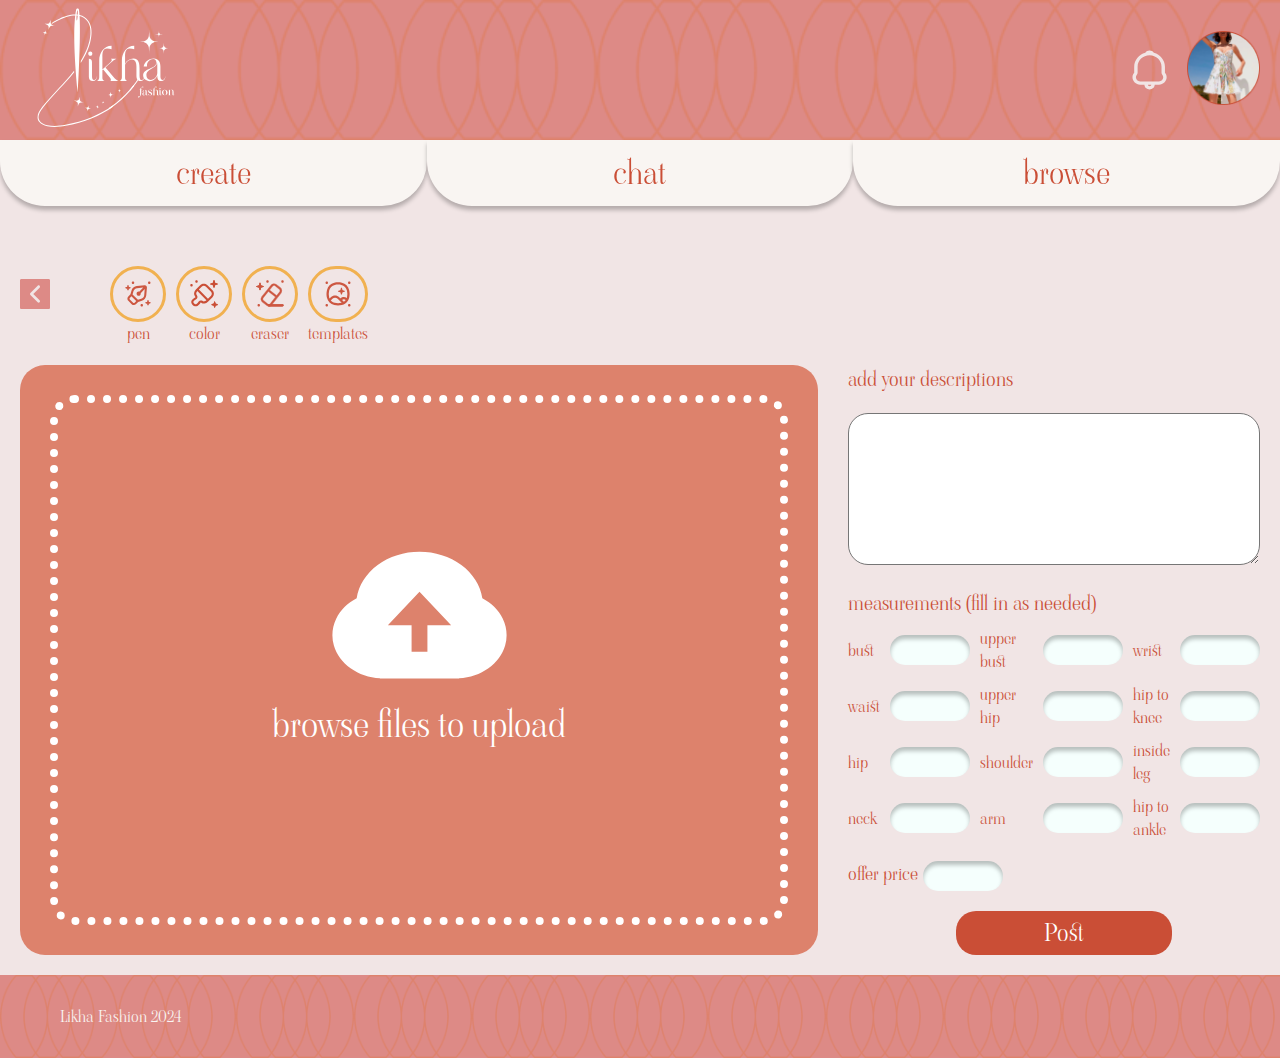
<file: upload_your_design.html>
<!DOCTYPE html>
<html lang="en">
<head>
    <meta charset="UTF-8">
    <meta http-equiv="X-UA-Compatible" content="IE=edge">    
    <title>Create Your Design</title>
    <script src="https://ajax.googleapis.com/ajax/libs/jquery/3.6.0/jquery.min.js"></script>
    <link rel="stylesheet" href="styles.css">
    <link rel="stylesheet" href="chat.css">
    <link rel="stylesheet" href="browse_designs.css">
    <link rel="stylesheet" href="start_design_options.css">
    <link rel="stylesheet" href="login.css">
    <link rel="stylesheet" href="draw_your_design.css">
    <link rel="stylesheet" href="upload_your_design.css">

    <link rel="stylesheet" href="https://cdnjs.cloudflare.com/ajax/libs/font-awesome/4.7.0/css/font-awesome.min.css">
    
    <link rel="preconnect" href="https://fonts.googleapis.com">
    <link rel="preconnect" href="https://fonts.gstatic.com" crossorigin>
    <link href="https://fonts.googleapis.com/css2?family=Viaoda+Libre&display=swap" rel="stylesheet">
</head>
<body>
    <div class="topbar-container">
        <div class="topbar-decor-container">
            <a href="index.html"> 
                <svg class="main-logo" width="200" height="140" viewBox="0 0 106 85" fill="none" xmlns="http://www.w3.org/2000/svg">
                <path d="M29.4811 8.85083C29.2548 8.83423 29.1841 7.29914 29.3111 5.38886C29.5916 5.40656 29.8698 5.43423 30.1458 5.46965C29.9957 7.36998 29.7042 8.86744 29.4811 8.85083ZM30.1977 4.71483C29.9228 4.67942 29.6479 4.65064 29.3696 4.63182C29.5275 2.90858 29.7958 1.59484 30.0067 1.61034C30.2154 1.62583 30.2927 2.97388 30.1977 4.71483ZM31.4488 5.70871C32.5695 5.98319 33.6416 6.42922 34.6288 7.09771C41.8677 11.9996 38.6292 23.417 37.4643 26.8016C36.1426 30.6432 34.3693 34.1992 32.3023 37.5494L32.2879 38.9473C34.6542 35.2617 36.6858 31.3349 38.1632 27.0428C39.3701 23.5344 42.7157 11.6808 35.0428 6.48345C33.9066 5.71535 32.6788 5.21731 31.3991 4.92512C31.3008 3.47857 31.1782 2.20689 31.0226 1.15988C30.8602 0.0663941 29.3045 0.00220141 29.0582 1.07909C28.854 1.97336 28.6442 3.12994 28.4521 4.59862C20.576 4.54882 12.0298 10.3992 11.5671 10.7202L11.9878 11.33C12.0982 11.2525 20.6566 5.39218 28.3582 5.36119C27.4528 13.0975 27.0917 28.7827 30.1028 60.1652C30.1028 60.1652 32.4204 22.4531 31.4488 5.70871Z" fill="white"/>
                <path d="M13.8795 12.731C10.8176 12.4244 10.4665 12.6469 9.45507 15.561C9.76093 12.4908 9.53678 12.14 6.63062 11.1251C9.69357 11.4316 10.0436 11.2081 11.0561 8.29395C10.7503 11.3641 10.9733 11.715 13.8795 12.731Z" fill="white"/>
                <path d="M8.79364 17.9407C7.31737 17.7912 7.14733 17.8997 6.65929 19.3042C6.80835 17.8244 6.70125 17.6551 5.29785 17.1659C6.77523 17.3142 6.94416 17.2058 7.43221 15.8013C7.28535 17.2799 7.39246 17.4504 8.79364 17.9407Z" fill="white"/>
                <path d="M30.1836 69.7953C30.4795 66.8314 30.2642 66.4938 27.4585 65.5132C30.4155 65.8099 30.7522 65.594 31.7305 62.7817C31.4335 65.7457 31.6499 66.0832 34.4545 67.0638C31.4986 66.7672 31.1619 66.983 30.1836 69.7953Z" fill="white"/>
                <path d="M37.8752 68.9043C37.6919 70.7349 37.8255 70.9441 39.5601 71.5506C37.7327 71.3669 37.524 71.5008 36.919 73.2384C37.1023 71.4067 36.9686 71.1975 35.2351 70.5921C37.0625 70.7758 37.2712 70.6419 37.8752 68.9043Z" fill="white"/>
                <path d="M45.5095 70.3497C44.3412 70.2324 44.2087 70.3176 43.8234 71.4277C43.9393 70.2578 43.8543 70.1239 42.7468 69.7377C43.9139 69.8539 44.0464 69.7698 44.4329 68.6597C44.3158 69.8284 44.4009 69.9623 45.5095 70.3497Z" fill="white"/>
                <path d="M47.1182 66.6575C47.8988 66.7361 47.9882 66.6785 48.2455 65.937C48.1671 66.7195 48.2245 66.808 48.9654 67.067C48.1848 66.9884 48.0954 67.0449 47.8381 67.7875C47.9165 67.005 47.858 66.9165 47.1182 66.6575Z" fill="white"/>
                <mask id="mask0_562_5712" style="mask-type:luminance" maskUnits="userSpaceOnUse" x="1" y="44" width="55" height="41">
                <path d="M1.41333 44.2002H55.332V84.4335H1.41333V44.2002Z" fill="white"/>
                </mask>
                <g mask="url(#mask0_562_5712)">
                <path d="M8.57483 83.7395C6.03083 83.1916 4.19902 82.2342 2.9734 80.8154C0.0296881 77.4043 2.54056 73.2926 4.68485 70.4969L5.04592 70.031C8.55165 65.5187 12.5233 61.2477 16.3636 57.1183C20.1796 53.0144 24.0486 48.843 27.529 44.3672L27.6305 45.4452C24.2617 49.7074 20.555 53.6939 16.9036 57.6219C13.0732 61.7413 9.11367 65.999 5.62781 70.4848L5.27117 70.9474C3.11583 73.7575 0.969334 77.3633 3.5321 80.3317C4.63406 81.6067 6.38196 82.5098 8.72942 83.0156C13.0611 83.9497 17.6047 83.3742 21.477 82.6891C34.4532 80.3915 45.6936 75.826 54.888 69.119L55.323 69.7167C46.0359 76.4912 34.6917 81.0998 21.6062 83.4174C17.6621 84.1146 13.0301 84.699 8.57483 83.7395Z" fill="white"/>
                </g>
                <path d="M39.062 33.7718C39.9122 33.7718 40.4941 33.1886 40.4941 32.3364C40.4941 31.4841 39.9122 30.9009 39.062 30.9009C38.2118 30.9009 37.5857 31.4388 37.5857 32.3364C37.5857 33.1886 38.2118 33.7718 39.062 33.7718ZM38.0329 35.9699V48.6634C38.0329 50.4575 38.9725 51.758 40.8518 51.758C42.7311 51.758 43.6266 50.2328 43.8496 48.5284L43.716 48.4841C43.5372 49.4703 42.91 51.0408 41.702 51.0408C40.4941 51.0408 40.2699 49.426 40.2699 48.5284L40.2258 38.2122C40.2258 36.8664 39.3303 35.9699 38.0329 35.9699Z" fill="white"/>
                <path d="M47.6083 34.4445C47.6083 32.0218 47.743 28.7026 50.9197 28.7026C51.994 28.7026 53.0684 28.9715 54.0975 29.1962V26.8188C48.6827 26.8188 45.3713 32.1114 45.3713 37.0908V48.9321C45.3713 50.3222 45.1029 51.0848 43.8044 51.6681H49.1751C48.1008 51.2198 47.6083 50.5469 47.6083 49.3361V44.0424L48.1902 43.5499L53.0231 49.3361C53.3809 49.739 53.6492 50.278 53.6492 50.8612C53.6492 51.1744 53.5598 51.4888 53.2914 51.6681H59.0199C58.0802 51.3537 56.9164 50.5015 56.2451 49.739L49.8012 42.069C51.7257 40.3646 55.3054 36.8218 57.4983 35.88H53.6492C54.008 36.0593 54.2311 36.4621 54.2311 36.8661C54.2311 37.4948 53.7386 38.0769 53.2914 38.4809L47.6083 43.6396V34.4445Z" fill="white"/>
                <path d="M63.6725 34.4445C63.6725 32.0672 63.8072 28.7026 66.9839 28.7026C68.0583 28.7026 69.1326 28.9715 70.1617 29.1962V26.8188C64.7469 26.8188 61.4355 32.1114 61.4355 37.0908V48.9321C61.4355 50.278 61.1672 51.0848 59.8687 51.6681H65.2393C64.2102 51.2198 63.6725 50.5469 63.6725 49.3361V40.1853C64.4785 38.3016 66.3578 36.5075 68.5054 36.5075C71.2802 36.5075 71.7274 39.3331 71.7274 41.5754V47.811C71.7274 49.7843 72.2199 51.7577 74.5463 51.7577C76.4256 51.7577 77.3211 50.2326 77.5453 48.5282L77.4105 48.4839C77.2317 49.47 76.6056 51.0405 75.3965 51.0405C74.0992 51.0405 73.9644 49.1557 73.9203 47.5863V43.0109C73.9203 39.8267 73.652 35.7903 69.5345 35.7903C67.1186 35.7903 64.8805 37.3597 63.6725 39.4228V34.4445Z" fill="white"/>
                <path d="M79.1995 41.3517C79.1995 41.1724 79.1995 40.9478 79.1995 40.7685C79.1995 38.3468 81.124 36.1034 83.5852 36.1034C85.0173 36.1034 85.8675 37.2246 85.8675 38.5704C85.8675 43.1458 76.47 42.5625 76.47 47.7212C76.47 50.2325 78.6628 51.803 81.0346 51.803C83.6294 51.803 85.5992 50.0985 86.4936 47.7655C86.4936 49.7842 86.8513 51.7576 89.3125 51.7576C91.1918 51.7576 92.0873 50.2325 92.3115 48.528L92.1767 48.4838C91.9979 49.4699 91.3707 51.0404 90.208 51.0404C89.0442 51.0847 88.7306 49.4699 88.7306 48.5734V41.666C88.7306 38.3911 87.5227 35.8345 83.943 35.8345C80.721 35.8345 77.4549 38.1222 76.8277 41.3517H79.1995ZM86.4936 46.061C86.4936 48.4384 84.2566 50.995 81.8395 50.995C79.8708 50.995 78.7965 49.4699 78.7965 47.6315C78.7965 42.4729 86.5389 43.0108 86.1358 38.3468C86.4042 39.0187 86.4936 39.6916 86.4936 40.4099V46.061Z" fill="white"/>
                <mask id="mask1_562_5712" style="mask-type:luminance" maskUnits="userSpaceOnUse" x="48" y="54" width="2" height="9">
                <path d="M48.9014 54.9668H49.7494V62.6168H48.9014V54.9668Z" fill="white"/>
                </mask>
                <g mask="url(#mask1_562_5712)">
                <mask id="mask2_562_5712" style="mask-type:luminance" maskUnits="userSpaceOnUse" x="49" y="53" width="26" height="23">
                <path d="M53.8512 75.6536L49.1177 59.995L69.8131 53.7085L74.5466 69.3682L53.8512 75.6536Z" fill="white"/>
                </mask>
                <g mask="url(#mask2_562_5712)">
                <mask id="mask3_562_5712" style="mask-type:luminance" maskUnits="userSpaceOnUse" x="-3" y="-12" width="78" height="98">
                <path d="M21.6328 85.4395L-2.89624 4.29551L50.0574 -11.7881L74.5876 69.3559L21.6328 85.4395Z" fill="white"/>
                </mask>
                <g mask="url(#mask3_562_5712)">
                <path d="M46.2073 62.4001C45.6331 59.4782 45.3295 59.217 42.3604 59.0952C45.2765 58.5186 45.537 58.2143 45.6585 55.2393C46.2316 58.1611 46.5363 58.4223 49.5043 58.5452C46.5893 59.1207 46.3298 59.4251 46.2073 62.4001Z" fill="white"/>
                </g>
                </g>
                </g>
                <mask id="mask4_562_5712" style="mask-type:luminance" maskUnits="userSpaceOnUse" x="51" y="59" width="5" height="5">
                <path d="M51.1626 59.2168H55.9679V63.7501H51.1626V59.2168Z" fill="white"/>
                </mask>
                <g mask="url(#mask4_562_5712)">
                <mask id="mask5_562_5712" style="mask-type:luminance" maskUnits="userSpaceOnUse" x="49" y="53" width="26" height="23">
                <path d="M53.8512 75.6536L49.1177 59.995L69.8131 53.7085L74.5466 69.3682L53.8512 75.6536Z" fill="white"/>
                </mask>
                <g mask="url(#mask5_562_5712)">
                <mask id="mask6_562_5712" style="mask-type:luminance" maskUnits="userSpaceOnUse" x="-3" y="-12" width="78" height="98">
                <path d="M21.6328 85.4395L-2.89624 4.29551L50.0574 -11.7881L74.5876 69.3559L21.6328 85.4395Z" fill="white"/>
                </mask>
                <g mask="url(#mask6_562_5712)">
                <path d="M53.3103 59.312C53.6647 61.1172 53.8535 61.2787 55.6886 61.354C53.8866 61.7104 53.7254 61.8985 53.6503 63.738C53.2948 61.9317 53.1071 61.7701 51.272 61.6938C53.0751 61.3385 53.2352 61.1504 53.3103 59.312Z" fill="white"/>
                </g>
                </g>
                </g>
                <mask id="mask7_562_5712" style="mask-type:luminance" maskUnits="userSpaceOnUse" x="57" y="56" width="5" height="5">
                <path d="M57.9468 56.9502H61.0561V60.0669H57.9468V56.9502Z" fill="white"/>
                </mask>
                <g mask="url(#mask7_562_5712)">
                <mask id="mask8_562_5712" style="mask-type:luminance" maskUnits="userSpaceOnUse" x="49" y="53" width="26" height="23">
                <path d="M53.8515 75.6536L49.1179 59.995L69.8133 53.7085L74.5469 69.3682L53.8515 75.6536Z" fill="white"/>
                </mask>
                <g mask="url(#mask8_562_5712)">
                <mask id="mask9_562_5712" style="mask-type:luminance" maskUnits="userSpaceOnUse" x="-3" y="-12" width="78" height="98">
                <path d="M21.6331 85.4395L-2.896 4.29551L50.0576 -11.7881L74.5878 69.3559L21.6331 85.4395Z" fill="white"/>
                </mask>
                <g mask="url(#mask9_562_5712)">
                <path d="M61.0353 58.4763C59.8836 58.7032 59.7809 58.8238 59.7334 59.9981C59.506 58.8448 59.3856 58.7419 58.2141 58.6932C59.3647 58.4652 59.4673 58.3457 59.5159 57.1714C59.7423 58.3246 59.8615 58.4276 61.0353 58.4763Z" fill="white"/>
                </g>
                </g>
                </g>
                <mask id="mask10_562_5712" style="mask-type:luminance" maskUnits="userSpaceOnUse" x="48" y="53" width="23" height="23">
                <path d="M48.9014 53.5498H70.384V75.9331H48.9014V53.5498Z" fill="white"/>
                </mask>
                <g mask="url(#mask10_562_5712)">
                <mask id="mask11_562_5712" style="mask-type:luminance" maskUnits="userSpaceOnUse" x="49" y="53" width="26" height="23">
                <path d="M53.8512 75.6531L49.1177 59.9945L69.8131 53.708L74.5466 69.3677L53.8512 75.6531Z" fill="white"/>
                </mask>
                <g mask="url(#mask11_562_5712)">
                <mask id="mask12_562_5712" style="mask-type:luminance" maskUnits="userSpaceOnUse" x="-3" y="-12" width="78" height="98">
                <path d="M21.6328 85.439L-2.89624 4.29502L50.0574 -11.7886L74.5876 69.3554L21.6328 85.439Z" fill="white"/>
                </mask>
                <g mask="url(#mask12_562_5712)">
                <path d="M29.5608 82.0259C26.9682 82.2407 24.9387 81.8577 23.3554 80.8561C19.5515 78.4478 20.765 73.7827 22.0083 70.4834L22.2181 69.9323C24.2685 64.5954 26.8335 59.3537 29.3135 54.2847C31.778 49.2478 34.2745 44.1312 36.3095 38.8364L36.7191 39.8392C34.7283 44.896 32.3345 49.789 29.976 54.6101C27.5026 59.6647 24.9454 64.8909 22.906 70.1979L22.6984 70.7446C21.4496 74.0605 20.4382 78.1345 23.7507 80.2308C25.1728 81.1306 27.1073 81.4869 29.5001 81.2888C33.9156 80.9225 38.0971 79.0521 41.605 77.2701C53.3589 71.3002 62.7962 63.6635 69.6553 54.5714L70.2438 55.0174C63.3163 64.2003 53.7928 71.909 41.9396 77.9298C38.3665 79.7438 34.1033 81.6496 29.5608 82.0259Z" fill="white"/>
                </g>
                </g>
                </g>
                <mask id="mask13_562_5712" style="mask-type:luminance" maskUnits="userSpaceOnUse" x="71" y="14" width="20" height="20">
                <path d="M71.5588 14.6924H90.1707V33.15H71.5588V14.6924Z" fill="white"/>
                </mask>
                <g mask="url(#mask13_562_5712)">
                <path d="M80.963 19.635C80.9917 19.8917 81.0403 20.1452 81.1121 20.3931C81.1828 20.6421 81.2733 20.8834 81.3848 21.1169C81.4963 21.3505 81.6266 21.5718 81.7768 21.7832C81.9259 21.9946 82.0915 22.1916 82.2737 22.3742C82.4559 22.5579 82.6535 22.724 82.8633 22.8734C83.0742 23.0228 83.2961 23.1534 83.5291 23.2652C83.761 23.377 84.0017 23.4688 84.2501 23.5396C84.4986 23.6105 84.7503 23.6603 85.0076 23.688C86.6406 23.8518 88.2781 23.9259 89.92 23.9126C88.2781 23.8993 86.6406 23.9735 85.0076 24.1373C84.7503 24.165 84.4986 24.2148 84.2501 24.2856C84.0017 24.3564 83.761 24.4483 83.5291 24.5601C83.2961 24.6719 83.0742 24.8025 82.8633 24.9519C82.6535 25.1013 82.4559 25.2673 82.2737 25.451C82.0915 25.6337 81.9259 25.8307 81.7768 26.0421C81.6266 26.2535 81.4963 26.4748 81.3848 26.7083C81.2733 26.9419 81.1828 27.1831 81.1121 27.4322C81.0403 27.6801 80.9917 27.9335 80.963 28.1903C80.8007 29.8283 80.7256 31.4697 80.7389 33.1143C80.7532 31.4697 80.6782 29.8283 80.5158 28.1903C80.4871 27.9335 80.4374 27.6801 80.3668 27.4322C80.2961 27.1831 80.2056 26.9419 80.094 26.7083C79.9825 26.4748 79.8511 26.2535 79.7021 26.0421C79.553 25.8307 79.3874 25.6337 79.2052 25.451C79.0219 25.2673 78.8254 25.1013 78.6156 24.9519C78.4047 24.8025 78.1827 24.6719 77.9498 24.5601C77.7179 24.4483 77.4772 24.3564 77.2287 24.2856C76.9803 24.2148 76.7285 24.165 76.4713 24.1373C74.8382 23.9735 73.2007 23.8993 71.5588 23.9126C73.2007 23.9259 74.8382 23.8518 76.4713 23.688C76.7285 23.6603 76.9803 23.6105 77.2287 23.5396C77.4772 23.4688 77.7179 23.377 77.9498 23.2652C78.1827 23.1534 78.4047 23.0228 78.6156 22.8734C78.8254 22.724 79.0219 22.5568 79.2052 22.3742C79.3874 22.1916 79.553 21.9946 79.7021 21.7832C79.8511 21.5718 79.9814 21.3505 80.094 21.1169C80.2056 20.8834 80.2961 20.6421 80.3668 20.3931C80.4374 20.1452 80.4871 19.8917 80.5158 19.635C80.6782 17.9969 80.7532 16.3556 80.7389 14.7109C80.7256 16.3556 80.8007 17.9969 80.963 19.635Z" fill="white"/>
                </g>
                <mask id="mask14_562_5712" style="mask-type:luminance" maskUnits="userSpaceOnUse" x="86" y="23" width="10" height="11">
                <path d="M86.2134 23.7998H95.7269V33.1797H86.2134V23.7998Z" fill="white"/>
                </mask>
                <g mask="url(#mask14_562_5712)">
                <path d="M91.2131 26.4039C91.2274 26.5345 91.2517 26.6629 91.2881 26.788C91.3235 26.9142 91.3699 27.0359 91.4262 27.1543C91.4825 27.2728 91.5487 27.3845 91.6238 27.4919C91.7 27.5981 91.7839 27.6978 91.8756 27.7907C91.9683 27.8837 92.0677 27.9678 92.1748 28.0431C92.2808 28.1183 92.3934 28.1847 92.5116 28.2412C92.6286 28.2987 92.7501 28.3441 92.8759 28.3806C93.0018 28.416 93.1299 28.4415 93.2591 28.4559C94.0861 28.5378 94.9142 28.5754 95.7457 28.5688C94.9142 28.5621 94.0861 28.5998 93.2591 28.6828C93.1299 28.6972 93.0018 28.7215 92.8759 28.758C92.7501 28.7935 92.6286 28.8399 92.5116 28.8964C92.3934 28.9528 92.2808 29.0192 92.1748 29.0956C92.0677 29.1709 91.9683 29.255 91.8756 29.3479C91.7839 29.4398 91.7 29.5394 91.6238 29.6468C91.5487 29.753 91.4825 29.8659 91.4262 29.9843C91.3699 30.1017 91.3235 30.2245 91.2881 30.3496C91.2517 30.4757 91.2274 30.6041 91.2131 30.7336C91.1302 31.5626 91.0927 32.3927 91.0993 33.2261C91.106 32.3927 91.0684 31.5626 90.9856 30.7336C90.9724 30.6041 90.947 30.4757 90.9116 30.3496C90.8752 30.2245 90.8288 30.1017 90.7725 29.9843C90.7162 29.8659 90.6499 29.753 90.5749 29.6468C90.4998 29.5394 90.4159 29.4398 90.3231 29.3479C90.2304 29.255 90.131 29.1709 90.025 29.0956C89.9179 29.0192 89.8052 28.9528 89.6882 28.8964C89.5701 28.8399 89.4486 28.7935 89.3227 28.758C89.1969 28.7215 89.0699 28.6972 88.9396 28.6828C88.1126 28.5998 87.2844 28.5621 86.4541 28.5688C87.2844 28.5754 88.1126 28.5378 88.9396 28.4559C89.0699 28.4415 89.1969 28.416 89.3227 28.3806C89.4486 28.3441 89.5701 28.2987 89.6882 28.2412C89.8052 28.1847 89.9179 28.1194 90.025 28.0431C90.131 27.9678 90.2304 27.8837 90.3231 27.7907C90.4159 27.6978 90.4998 27.5981 90.5749 27.4919C90.6499 27.3845 90.7162 27.2728 90.7725 27.1543C90.8288 27.0359 90.8752 26.9142 90.9116 26.788C90.947 26.6629 90.9724 26.5345 90.9856 26.4039C91.0684 25.5761 91.1071 24.7449 91.1004 23.9126C91.0927 24.7449 91.1302 25.5761 91.2131 26.4039Z" fill="white"/>
                </g>
                <path d="M87.7206 17.2147C87.7383 17.3752 87.7813 17.5279 87.8509 17.6729C87.9205 17.8179 88.0121 17.9474 88.1258 18.0614C88.2396 18.1754 88.3688 18.2672 88.5134 18.3369C88.6581 18.4067 88.8104 18.4498 88.9705 18.4675C89.4751 18.5185 89.9808 18.5417 90.4877 18.5373C89.9808 18.5328 89.4751 18.5561 88.9705 18.6059C88.8104 18.6236 88.6581 18.6679 88.5134 18.7365C88.3688 18.8062 88.2396 18.8981 88.1258 19.0121C88.0121 19.1261 87.9205 19.2556 87.8509 19.4006C87.7813 19.5455 87.7383 19.6983 87.7206 19.8588C87.6709 20.3646 87.6477 20.8715 87.6511 21.3806C87.6555 20.8715 87.6323 20.3646 87.5826 19.8588C87.5649 19.6983 87.5219 19.5455 87.4523 19.4006C87.3827 19.2556 87.2911 19.1261 87.1774 19.0121C87.0636 18.8981 86.9345 18.8062 86.7898 18.7365C86.6452 18.6679 86.4928 18.6236 86.3327 18.6059C85.8281 18.5561 85.3224 18.5328 84.8145 18.5373C85.3224 18.5417 85.8281 18.5185 86.3327 18.4675C86.4928 18.4498 86.6452 18.4067 86.7898 18.3369C86.9345 18.2672 87.0636 18.1754 87.1774 18.0614C87.2911 17.9474 87.3816 17.8179 87.4512 17.6729C87.5208 17.5279 87.5649 17.3752 87.5815 17.2147C87.6323 16.7089 87.6555 16.202 87.6511 15.6929C87.6477 16.202 87.6709 16.7089 87.7206 17.2147Z" fill="white"/>
                <mask id="mask15_562_5712" style="mask-type:luminance" maskUnits="userSpaceOnUse" x="64" y="52" width="2" height="4">
                <path d="M64.1653 52.4165H65.2959V55.5332H64.1653V52.4165Z" fill="white"/>
                </mask>
                <g mask="url(#mask15_562_5712)">
                <mask id="mask16_562_5712" style="mask-type:luminance" maskUnits="userSpaceOnUse" x="64" y="48" width="16" height="20">
                <path d="M70.4557 67.1313L64.332 51.735L73.5883 48.0361L79.7109 63.4335L70.4557 67.1313Z" fill="white"/>
                </mask>
                <g mask="url(#mask16_562_5712)">
                <mask id="mask17_562_5712" style="mask-type:luminance" maskUnits="userSpaceOnUse" x="-4" y="-16" width="84" height="101">
                <path d="M28.207 84.0127L-3.11377 5.25159L48.2852 -15.2856L79.606 63.4755L28.207 84.0127Z" fill="white"/>
                </mask>
                <g mask="url(#mask17_562_5712)">
                <path d="M65.1801 53.789C64.0517 54.1144 63.96 54.2428 64.0119 55.4171C63.6884 54.287 63.5603 54.1941 62.3877 54.2461C63.515 53.9218 63.6078 53.7934 63.5559 52.6191C63.8794 53.748 64.0075 53.841 65.1801 53.789Z" fill="white"/>
                </g>
                </g>
                </g>
                <mask id="mask18_562_5712" style="mask-type:luminance" maskUnits="userSpaceOnUse" x="64" y="47" width="11" height="21">
                <path d="M64.1653 47.8833H74.3413V67.15H64.1653V47.8833Z" fill="white"/>
                </mask>
                <g mask="url(#mask18_562_5712)">
                <mask id="mask19_562_5712" style="mask-type:luminance" maskUnits="userSpaceOnUse" x="64" y="48" width="16" height="20">
                <path d="M70.4557 67.1313L64.332 51.735L73.5883 48.0361L79.7109 63.4335L70.4557 67.1313Z" fill="white"/>
                </mask>
                <g mask="url(#mask19_562_5712)">
                <mask id="mask20_562_5712" style="mask-type:luminance" maskUnits="userSpaceOnUse" x="-4" y="-16" width="84" height="101">
                <path d="M28.207 84.0127L-3.11377 5.25159L48.2852 -15.2856L79.606 63.4755L28.207 84.0127Z" fill="white"/>
                </mask>
                <g mask="url(#mask20_562_5712)">
                <path d="M35.817 79.9355C33.2521 80.3705 31.1972 80.1624 29.5343 79.2991C25.5406 77.2228 26.3532 72.4715 27.3127 69.0792L27.4751 68.5114C29.0651 63.0196 31.1773 57.5776 33.2189 52.316C35.2473 47.0877 37.301 41.7774 38.88 36.3276L39.3725 37.2916C37.8178 42.5001 35.848 47.5802 33.9057 52.5839C31.8696 57.8311 29.7651 63.2565 28.1839 68.7173L28.0227 69.2795C27.0588 72.6906 26.3974 76.8355 29.8755 78.6428C31.3683 79.4175 33.3271 79.6079 35.6945 79.2062C40.0626 78.4657 44.0707 76.2455 47.4141 74.1715C58.6203 67.2209 67.3752 58.8084 73.4382 49.1651L74.0632 49.5591C67.9383 59.2987 59.1039 67.7909 47.8039 74.8001C44.3975 76.9129 40.311 79.1741 35.817 79.9355Z" fill="white"/>
                </g>
                </g>
                </g>
                <path d="M73.8453 57.8981V57.9999H74.3212C74.287 58.5445 74.3212 58.9861 74.3212 59.5306V61.4918C74.3212 61.9566 74.3091 62.7159 73.6653 62.7159C73.3816 62.7159 73.0989 62.6373 72.8284 62.5687V63.4076C74.2759 63.4076 75.1129 61.6279 75.1129 60.177V57.9999H75.8019V57.8981H75.1129C75.1007 57.6712 74.9649 56.1859 75.3271 56.1859C75.7345 56.1859 76.1309 56.3331 76.5262 56.4361V55.585C75.2818 55.585 74.4791 56.7526 74.3322 57.8981H73.8453Z" fill="white"/>
                <path d="M76.741 59.2583C76.741 59.2019 76.73 59.1332 76.73 59.0768C76.73 58.4991 77.08 57.9324 77.7027 57.9324C78.0528 57.9324 78.0528 58.3065 78.0528 58.5666C78.0528 59.7121 75.9041 59.5649 75.9041 60.8687C75.9041 61.4575 76.3457 61.9112 76.9442 61.9112C77.5669 61.9112 78.0075 61.4243 78.2118 60.8797C78.2118 61.5371 78.3586 61.888 79.0818 61.888C79.5688 61.888 79.8514 61.5261 79.9078 61.0723L79.8735 61.0612C79.8283 61.3103 79.6593 61.6954 79.3535 61.6954C79.0487 61.6843 79.0034 61.2881 79.0034 61.0612V59.3269C79.0034 58.4991 78.7086 57.8638 77.7701 57.8638C76.9674 57.8638 76.1525 58.4426 75.9946 59.2583H76.741ZM78.2118 60.4492C78.2118 60.9362 77.8264 61.6954 77.2611 61.6954C76.8095 61.6954 76.6737 61.2195 76.6737 60.8454C76.6737 59.5527 78.2449 59.6556 78.1212 58.4991C78.1886 58.6684 78.2118 58.8388 78.2118 59.0203V60.4492Z" fill="white"/>
                <path d="M79.9644 60.7207V61.6625C80.4502 61.8097 80.9371 61.9116 81.4461 61.9116C82.1473 61.9116 82.8484 61.605 82.8484 60.8004C82.8484 59.4966 80.5639 59.3383 80.5639 58.6233C80.5639 58.1707 80.8576 57.9205 81.2871 57.9205C81.8978 57.9205 82.3615 58.5558 82.6563 59.0207V58.1596C82.2489 57.9781 81.7619 57.853 81.3214 57.853C80.6545 57.853 80.0207 58.2382 80.0207 58.9642C80.0207 60.3012 82.1241 60.2337 82.1241 61.0837C82.1241 61.6393 81.8867 61.7865 81.3777 61.7865C80.7218 61.7865 80.1907 61.3106 79.9644 60.7207Z" fill="white"/>
                <path d="M84.5106 56.798C84.5106 56.674 84.5106 56.1859 84.7138 56.1859C85.1322 56.1859 85.5286 56.3331 85.9239 56.4361V55.585C84.5559 55.585 83.7189 56.923 83.7189 58.1814V60.9926C83.7189 61.4121 83.7642 61.6733 83.3225 61.8659H84.9059C84.6574 61.7641 84.5106 61.6047 84.5106 61.3214V58.9982C84.6806 58.5666 85.0538 58.0342 85.5618 58.0342C86.0377 58.0342 86.2187 58.623 86.2187 58.9982V61.2195C86.2187 61.7751 86.603 61.888 87.0888 61.888C87.5647 61.888 87.8584 61.5261 87.9147 61.0723L87.8805 61.0613C87.8352 61.3103 87.6542 61.6954 87.3604 61.6954C86.9309 61.6954 86.9872 60.8908 86.9983 60.7779V59.6557C86.9983 58.8953 86.953 57.8527 85.9582 57.8527C85.3476 57.8527 84.8043 58.2833 84.5106 58.7935V56.798Z" fill="white"/>
                <path d="M88.4349 57.5132C88.7066 57.5132 88.8987 57.3206 88.8987 57.0483C88.8987 56.7761 88.7066 56.5835 88.4349 56.5835C88.1633 56.5835 87.948 56.765 87.948 57.0483C87.948 57.3206 88.1633 57.5132 88.4349 57.5132ZM88.0507 57.8983V61.005C88.0507 61.6049 88.3212 61.8882 88.9208 61.8882C89.3967 61.8882 89.6793 61.5142 89.7467 61.0726L89.7125 61.0615C89.6561 61.3105 89.4872 61.6957 89.1924 61.6957C88.8987 61.6957 88.8424 61.2994 88.8424 61.0726L88.8302 58.6808C88.8302 58.216 88.5144 57.8983 88.0507 57.8983Z" fill="white"/>
                <path d="M89.7925 59.8816C89.7925 60.9817 90.6968 61.8771 91.7943 61.8771C92.8908 61.8771 93.773 60.9707 93.773 59.8816C93.773 58.7826 92.8797 57.8872 91.7822 57.8872C90.6858 57.8872 89.7925 58.7826 89.7925 59.8816ZM91.6806 58.0001C92.5518 58.0001 92.8113 59.3836 92.8113 60.041C92.8113 60.6077 92.6191 61.7753 91.8617 61.7753C91.0026 61.7753 90.72 60.3918 90.72 59.7344C90.72 59.1567 90.9231 58.0001 91.6806 58.0001Z" fill="white"/>
                <path d="M98.0939 61.8883C98.5797 61.8883 98.8624 61.5142 98.9187 61.0726L98.8856 61.0616C98.8513 61.3106 98.6923 61.719 98.3876 61.719C97.9459 61.719 98.0144 60.9144 98.0144 60.766L98.0254 59.5873C98.0144 58.9078 97.9581 57.853 96.9621 57.853C96.3626 57.853 95.8083 58.2725 95.5146 58.7827C95.5146 58.2039 95.3567 57.8984 94.7229 57.8984V61.0837C94.7229 61.4688 94.7118 61.6957 94.3154 61.8662H95.911C95.6614 61.7644 95.5035 61.5828 95.5146 61.2995V58.9753C95.6846 58.5558 96.0799 58.0345 96.5668 58.0345C97.0074 58.0345 97.2227 58.5669 97.2227 58.817V61.0837C97.2117 61.6736 97.6522 61.8883 98.0939 61.8883Z" fill="white"/>
                </svg>
            </a>
        </div>

        <div class="topbar-label-container"></div>
        
        <div class="topbar-profile-container">
            <svg width="36" height="40" viewBox="0 0 36 40" fill="none" xmlns="http://www.w3.org/2000/svg">
                <path id="Union" fill-rule="evenodd" clip-rule="evenodd" d="M22.3902 2.25712C21.4518 0.897577 19.8359 0 17.9999 0C16.1639 0 14.548 0.897598 13.6097 2.25717C7.04753 4.0675 2.25 9.8335 2.25 16.6667V22.7856C1.15555 24.0737 0.5 25.7139 0.5 27.5C0.5 31.6421 4.02576 35 8.375 35L12.75 35C12.75 36.3261 13.3031 37.5979 14.2877 38.5355C15.2723 39.4732 16.6076 40 18 40C19.3924 40 20.7277 39.4732 21.7123 38.5355C22.6969 37.5979 23.25 36.3261 23.25 35L27.625 35C31.9742 35 35.5 31.6421 35.5 27.5C35.5 25.7139 34.8445 24.0737 33.75 22.7856V16.6667C33.75 9.83344 28.9524 4.0674 22.3902 2.25712ZM5.75 22.7856C5.75 23.5488 5.47494 24.289 4.97079 24.8824C4.36211 25.5988 4 26.5046 4 27.5C4 29.8012 5.95876 31.6667 8.375 31.6667H27.625C30.0412 31.6667 32 29.8012 32 27.5C32 26.5046 31.6379 25.5988 31.0292 24.8824C30.5251 24.289 30.25 23.5488 30.25 22.7856V16.6667C30.25 10.2233 24.7655 5 18 5C11.2345 5 5.75 10.2233 5.75 16.6667V22.7856ZM16.7626 36.1785C16.4344 35.866 16.25 35.442 16.25 35H19.75C19.75 35.442 19.5656 35.866 19.2374 36.1785C18.9092 36.4911 18.4641 36.6667 18 36.6667C17.5359 36.6667 17.0908 36.4911 16.7626 36.1785Z" fill="#F1E5E5"/>
            </svg>
            <div class="profile-image-container">
                <a href="dashboard.html"><img class="image-cover" src="assets/profile_image.png" alt="profile image photo"> </a>
            </div>
        </div>
        
    </div>

    <div class="action-bar-container">
        <a href="start_design_options.html" class="action-bar">create</a>
        <a href="chat.html" class="action-bar">chat</a>
        <a href="browse_designs.html" class="action-bar">browse</a>
    </div>

    <div class="top-toolbar-container">
        <div class="back-button-container">
            <a href="start_design_options.html">
                <svg fill="#DD8A86" height="30px" width="30px" version="1.1" id="Layer_1" xmlns="http://www.w3.org/2000/svg" xmlns:xlink="http://www.w3.org/1999/xlink" 
                    viewBox="0 0 330 330" xml:space="preserve">
                    <path id="XMLID_18_" d="M315,0H15C6.716,0,0,6.716,0,15v300c0,8.284,6.716,15,15,15h300c8.284,0,15-6.716,15-15V15
                        C330,6.716,323.284,0,315,0z M215.606,234.394c5.858,5.857,5.858,15.355,0,21.213C212.678,258.535,208.839,260,205,260
                        s-7.678-1.464-10.606-4.394l-80-79.998c-2.813-2.813-4.394-6.628-4.394-10.606c0-3.978,1.58-7.794,4.394-10.607l80-80.002
                        c5.857-5.858,15.355-5.858,21.213,0c5.858,5.857,5.858,15.355,0,21.213l-69.393,69.396L215.606,234.394z"/>
                </svg>
            </a>
        </div>
        <div class="spacer"></div>

        <div class="tool-with-label-container">
            <div class="tool-container circle-border">
                <svg xmlns="http://www.w3.org/2000/svg" width="30" height="30" viewBox="0 0 50 50" fill="none">
                    <path fill-rule="evenodd" clip-rule="evenodd" d="M36.0845 10.5294C38.2427 10.3143 40.0679 12.1082 39.8903 14.2698L38.8204 27.2891C38.4678 31.5791 35.5136 35.2106 31.3852 36.429L25.3997 38.1953L21.8177 41.8399C19.8009 43.892 16.5025 43.9205 14.4504 41.9037L8.89531 36.4441C6.84327 34.4273 6.81469 31.1288 8.83148 29.0768L12.4138 25.4318L14.0761 19.4172C15.2227 15.2683 18.8025 12.2516 23.0857 11.8248L36.0845 10.5294ZM13.9889 28.7841L22.021 36.6782L19.3407 39.4054C18.6684 40.0894 17.5689 40.099 16.8849 39.4267L11.3298 33.967C10.6458 33.2948 10.6363 32.1953 11.3085 31.5113L13.9889 28.7841ZM33.7209 14.2552L26.9709 21.1233C26.6833 21.049 26.3814 21.0107 26.0703 21.0134C24.1522 21.0301 22.6108 22.5984 22.6274 24.5165C22.644 26.4346 24.2124 27.976 26.1304 27.9594C28.0485 27.9428 29.5899 26.3744 29.5733 24.4563C29.5706 24.1452 29.5271 23.844 29.4479 23.5578L36.2074 16.6801L35.3589 27.0046C35.1239 29.8646 33.1544 32.2857 30.4021 33.0979L24.9654 34.7023L15.9137 25.8061L17.4237 20.3424C18.1881 17.5764 20.5746 15.5653 23.4301 15.2807L33.7209 14.2552Z" fill="#CD5741"/>
                    <path d="M40.9867 35.9513C41.1596 35.2384 42.1735 35.2384 42.3463 35.9513L42.822 37.9129C42.8837 38.1674 43.0824 38.3661 43.3369 38.4279L45.2985 38.9035C46.0114 39.0764 46.0114 40.0903 45.2985 40.2631L43.3369 40.7388C43.0824 40.8005 42.8837 40.9992 42.822 41.2538L42.3463 43.2153C42.1735 43.9282 41.1596 43.9282 40.9867 43.2153L40.511 41.2538C40.4493 40.9992 40.2506 40.8005 39.9961 40.7388L38.0345 40.2631C37.3216 40.0903 37.3216 39.0764 38.0345 38.9035L39.9961 38.4279C40.2506 38.3661 40.4493 38.1674 40.511 37.9129L40.9867 35.9513Z" fill="#CD5741"/>
                    <path fill-rule="evenodd" clip-rule="evenodd" d="M41.6665 36.7098L41.3268 38.1107C41.191 38.6707 40.7538 39.1079 40.1939 39.2436L38.793 39.5833L40.1939 39.923C40.7538 40.0588 41.191 40.496 41.3268 41.0559L41.6665 42.4568L42.0062 41.0559C42.142 40.496 42.5792 40.0588 43.1391 39.923L44.54 39.5833L43.1391 39.2436C42.5792 39.1079 42.142 38.6707 42.0062 38.1107L41.6665 36.7098ZM42.3463 35.9513C42.1735 35.2384 41.1596 35.2384 40.9867 35.9513L40.511 37.9129C40.4493 38.1674 40.2506 38.3661 39.9961 38.4279L38.0345 38.9035C37.3216 39.0764 37.3216 40.0903 38.0345 40.2631L39.9961 40.7388C40.2506 40.8005 40.4493 40.9992 40.511 41.2538L40.9867 43.2153C41.1596 43.9282 42.1735 43.9282 42.3463 43.2153L42.822 41.2538C42.8837 40.9992 43.0824 40.8005 43.3369 40.7388L45.2985 40.2631C46.0114 40.0903 46.0114 39.0764 45.2985 38.9035L43.3369 38.4279C43.0824 38.3661 42.8837 38.1674 42.822 37.9129L42.3463 35.9513Z" fill="#CD5741"/>
                    <path d="M33.3332 43.75C33.3332 44.9006 32.4004 45.8333 31.2498 45.8333C30.0992 45.8333 29.1665 44.9006 29.1665 43.75C29.1665 42.5994 30.0992 41.6667 31.2498 41.6667C32.4004 41.6667 33.3332 42.5994 33.3332 43.75Z" fill="#CD5741"/>
                    <path d="M45.8332 6.24999C45.8332 7.40058 44.9004 8.33332 43.7498 8.33332C42.5992 8.33332 41.6665 7.40058 41.6665 6.24999C41.6665 5.0994 42.5992 4.16666 43.7498 4.16666C44.9004 4.16666 45.8332 5.0994 45.8332 6.24999Z" fill="#CD5741"/>
                    <path d="M18.7498 6.24999C18.7498 7.40058 17.8171 8.33332 16.6665 8.33332C15.5159 8.33332 14.5832 7.40058 14.5832 6.24999C14.5832 5.0994 15.5159 4.16666 16.6665 4.16666C17.8171 4.16666 18.7498 5.0994 18.7498 6.24999Z" fill="#CD5741"/>
                    <path d="M7.65336 10.9513C7.82622 10.2384 8.84012 10.2384 9.01298 10.9513L9.48863 12.9129C9.55035 13.1674 9.74908 13.3661 10.0036 13.4279L11.9652 13.9035C12.6781 14.0764 12.6781 15.0903 11.9652 15.2631L10.0036 15.7388C9.74908 15.8005 9.55035 15.9992 9.48863 16.2538L9.01298 18.2153C8.84012 18.9282 7.82622 18.9282 7.65336 18.2153L7.17771 16.2538C7.11599 15.9992 6.91726 15.8005 6.66274 15.7388L4.70117 15.2631C3.98828 15.0903 3.98828 14.0764 4.70117 13.9035L6.66274 13.4279C6.91726 13.3661 7.11599 13.1674 7.17771 12.9129L7.65336 10.9513Z" fill="#CD5741"/>
                    <path fill-rule="evenodd" clip-rule="evenodd" d="M8.33317 11.7098L7.99348 13.1107C7.8577 13.6707 7.4205 14.1079 6.86055 14.2436L5.45969 14.5833L6.86055 14.923C7.4205 15.0588 7.8577 15.496 7.99348 16.0559L8.33317 17.4568L8.67286 16.0559C8.80864 15.496 9.24584 15.0588 9.80579 14.923L11.2067 14.5833L9.80579 14.2436C9.24584 14.1079 8.80864 13.6707 8.67286 13.1107L8.33317 11.7098ZM9.01298 10.9513C8.84012 10.2384 7.82622 10.2384 7.65336 10.9513L7.17771 12.9129C7.11599 13.1674 6.91726 13.3661 6.66274 13.4279L4.70117 13.9035C3.98828 14.0764 3.98828 15.0903 4.70117 15.2631L6.66274 15.7388C6.91726 15.8005 7.11599 15.9992 7.17771 16.2538L7.65336 18.2153C7.82622 18.9282 8.84012 18.9282 9.01298 18.2153L9.48863 16.2538C9.55035 15.9992 9.74908 15.8005 10.0036 15.7388L11.9652 15.2631C12.6781 15.0903 12.6781 14.0764 11.9652 13.9035L10.0036 13.4279C9.74908 13.3661 9.55035 13.1674 9.48863 12.9129L9.01298 10.9513Z" fill="#CD5741"/>
                </svg>            
            </div>
            <div class="tool-label">pen</div>
        </div>

        <div class="tool-with-label-container">
            <div class="tool-container circle-border">
                <svg xmlns="http://www.w3.org/2000/svg" width="30" height="30" viewBox="0 0 50 50" fill="none">
                    <path fill-rule="evenodd" clip-rule="evenodd" d="M30.3658 10.0576C27.2334 6.92525 22.1549 6.92526 19.0226 10.0576L11.4158 17.6644L11.4262 17.6749C9.77408 19.4639 8.73324 21.3245 8.50988 23.3321C8.26047 25.5738 9.06801 27.6446 10.4589 29.5764C10.586 29.7529 10.6341 29.9871 10.5874 30.2131C10.542 30.4328 10.4242 30.5765 10.2829 30.6511C8.26837 31.7146 5.8781 33.2782 4.62633 35.3669C3.96716 36.4668 3.58835 37.7729 3.81715 39.2141C4.04268 40.6347 4.82346 41.9647 6.06047 43.2017C7.31703 44.4583 8.66793 45.243 10.1037 45.4988C11.5507 45.7566 12.8894 45.4426 14.047 44.8467C16.2643 43.7053 17.9997 41.4384 19.1963 39.518C19.2754 39.3909 19.4192 39.2817 19.6475 39.2416C19.8849 39.2 20.1469 39.2494 20.3549 39.3845C22.1124 40.5264 24.0616 41.1222 26.1773 40.7735C28.0528 40.4645 29.8427 39.4479 31.5874 37.836L31.5978 37.8464L39.2046 30.2396C42.3369 27.1072 42.3369 22.0287 39.2046 18.8964L30.3658 10.0576ZM29.0806 35.3293L13.9329 20.1816C12.6625 21.5845 12.139 22.7421 12.0298 23.7238C11.9098 24.8026 12.2533 26.0073 13.3331 27.507C14.7731 29.5071 14.2857 32.543 11.9363 33.7832C10.0069 34.8017 8.38283 35.9885 7.66421 37.1876C7.33818 37.7316 7.24277 38.2038 7.31501 38.6588C7.39051 39.1343 7.68601 39.8186 8.56481 40.6974C9.4498 41.5824 10.1764 41.9143 10.725 42.012C11.2623 42.1078 11.8147 42.0124 12.4261 41.6977C13.7465 41.018 15.0599 39.4594 16.1903 37.6451C17.5448 35.4712 20.3908 35.1843 22.2845 36.4147C23.495 37.2011 24.5608 37.4505 25.6014 37.279C26.5599 37.1211 27.7105 36.5711 29.0806 35.3293ZM21.5269 12.5619C23.2761 10.8127 26.1122 10.8127 27.8614 12.5619L36.7003 21.4008C38.4495 23.15 38.4495 25.986 36.7003 27.7352L31.5978 32.8378L16.4244 17.6644L21.5269 12.5619Z" fill="#CA4E36"/>
                    <path d="M40.6471 2.88535C40.9064 1.81601 42.4272 1.81601 42.6865 2.88535L43.4 5.8277C43.4926 6.20948 43.7907 6.50757 44.1725 6.60015L47.1148 7.31362C48.1842 7.57292 48.1842 9.09376 47.1148 9.35306L44.1725 10.0665C43.7907 10.1591 43.4926 10.4572 43.4 10.839L42.6865 13.7813C42.4272 14.8507 40.9064 14.8507 40.6471 13.7813L39.9336 10.839C39.8411 10.4572 39.543 10.1591 39.1612 10.0665L36.2188 9.35306C35.1495 9.09376 35.1495 7.57292 36.2188 7.31362L39.1612 6.60015C39.543 6.50757 39.8411 6.20948 39.9336 5.8277L40.6471 2.88535Z" fill="#CA4E36"/>
                    <path fill-rule="evenodd" clip-rule="evenodd" d="M41.6668 4.02312L41.1573 6.12442C40.9536 6.96434 40.2978 7.62014 39.4579 7.82381L37.3566 8.33334L39.4579 8.84288C40.2978 9.04655 40.9536 9.70234 41.1573 10.5423L41.6668 12.6436L42.1764 10.5423C42.38 9.70234 43.0358 9.04655 43.8758 8.84288L45.9771 8.33334L43.8758 7.82381C43.0358 7.62014 42.38 6.96434 42.1764 6.12442L41.6668 4.02312ZM42.6865 2.88535C42.4272 1.81601 40.9064 1.81601 40.6471 2.88535L39.9336 5.8277C39.8411 6.20948 39.543 6.50757 39.1612 6.60015L36.2188 7.31362C35.1495 7.57292 35.1495 9.09376 36.2188 9.35306L39.1612 10.0665C39.543 10.1591 39.8411 10.4572 39.9336 10.839L40.6471 13.7813C40.9064 14.8507 42.4272 14.8507 42.6865 13.7813L43.4 10.839C43.4926 10.4572 43.7907 10.1591 44.1725 10.0665L47.1148 9.35306C48.1842 9.09376 48.1842 7.57292 47.1148 7.31362L44.1725 6.60015C43.7907 6.50757 43.4926 6.20948 43.4 5.8277L42.6865 2.88535Z" fill="#CA4E36"/>
                    <path d="M6.25016 10.4167C6.25016 11.5673 5.31742 12.5 4.16683 12.5C3.01624 12.5 2.0835 11.5673 2.0835 10.4167C2.0835 9.26608 3.01624 8.33334 4.16683 8.33334C5.31742 8.33334 6.25016 9.26608 6.25016 10.4167Z" fill="#CA4E36"/>
                    <path d="M14.5835 4.16668C14.5835 5.31727 13.6508 6.25001 12.5002 6.25001C11.3496 6.25001 10.4168 5.31727 10.4168 4.16668C10.4168 3.01608 11.3496 2.08334 12.5002 2.08334C13.6508 2.08334 14.5835 3.01608 14.5835 4.16668Z" fill="#CA4E36"/>
                    <path d="M41.8587 38.1683C42.0748 37.2772 43.3422 37.2772 43.5583 38.1683L44.1528 40.6203C44.23 40.9385 44.4784 41.1869 44.7965 41.264L47.2485 41.8586C48.1396 42.0747 48.1396 43.342 47.2485 43.5581L44.7965 44.1527C44.4784 44.2298 44.23 44.4782 44.1528 44.7964L43.5583 47.2483C43.3422 48.1395 42.0748 48.1395 41.8587 47.2483L41.2642 44.7964C41.187 44.4782 40.9386 44.2298 40.6205 44.1527L38.1685 43.5581C37.2774 43.342 37.2774 42.0747 38.1685 41.8586L40.6205 41.264C40.9386 41.1869 41.187 40.9385 41.2642 40.6203L41.8587 38.1683Z" fill="#CA4E36"/>
                    <path fill-rule="evenodd" clip-rule="evenodd" d="M42.7085 39.1165L42.2839 40.8676C42.1142 41.5675 41.5677 42.114 40.8677 42.2837L39.1166 42.7083L40.8677 43.133C41.5677 43.3027 42.1142 43.8492 42.2839 44.5491L42.7085 46.3002L43.1331 44.5491C43.3028 43.8492 43.8493 43.3027 44.5493 43.133L46.3003 42.7083L44.5493 42.2837C43.8493 42.114 43.3028 41.5675 43.1331 40.8676L42.7085 39.1165ZM43.5583 38.1683C43.3422 37.2772 42.0748 37.2772 41.8587 38.1683L41.2642 40.6203C41.187 40.9385 40.9386 41.1869 40.6205 41.264L38.1685 41.8586C37.2774 42.0747 37.2774 43.342 38.1685 43.5581L40.6205 44.1527C40.9386 44.2298 41.187 44.4782 41.2642 44.7964L41.8587 47.2483C42.0748 48.1395 43.3422 48.1395 43.5583 47.2483L44.1528 44.7964C44.23 44.4782 44.4784 44.2298 44.7965 44.1527L47.2485 43.5581C48.1396 43.342 48.1396 42.0747 47.2485 41.8586L44.7965 41.264C44.4784 41.1869 44.23 40.9385 44.1528 40.6203L43.5583 38.1683Z" fill="#CA4E36"/>
                </svg>                
            </div>
            <div class="tool-label">color</div>
        </div>
        
        <div class="tool-with-label-container">
            <div class="tool-container circle-border">
                <svg xmlns="http://www.w3.org/2000/svg" width="30" height="30" viewBox="0 0 50 50" fill="none">
                    <path fill-rule="evenodd" clip-rule="evenodd" d="M12.2677 38.3607C9.56573 36.2126 9.11677 32.2809 11.2649 29.579L26.7559 10.0941C28.904 7.39214 32.8357 6.94318 35.5376 9.09129L42.4768 14.6081C45.1787 16.7562 45.6277 20.6879 43.4796 23.3899L27.9886 42.8748C25.8405 45.5767 21.9088 46.0257 19.2068 43.8776L12.2677 38.3607ZM24.2365 18.2846L29.202 12.0388C30.2761 10.6879 32.2419 10.4634 33.5929 11.5374L40.5321 17.0543C41.883 18.1283 42.1075 20.0942 41.0335 21.4451L36.0679 27.6909L24.2365 18.2846ZM22.2917 20.7307L13.711 31.5237C12.637 32.8747 12.8614 34.8405 14.2124 35.9146L21.1516 41.4314C22.5025 42.5055 24.4684 42.281 25.5425 40.93L34.1232 30.137L22.2917 20.7307Z" fill="#CD5741"/>
                    <path d="M7.31378 7.05201C7.57308 5.98268 9.09392 5.98268 9.35321 7.05201L10.0667 9.99436C10.1593 10.3761 10.4574 10.6742 10.8391 10.7668L13.7815 11.4803C14.8508 11.7396 14.8508 13.2604 13.7815 13.5197L10.8391 14.2332C10.4574 14.3258 10.1593 14.6239 10.0667 15.0057L9.35321 17.948C9.09392 19.0173 7.57308 19.0173 7.31378 17.948L6.6003 15.0057C6.50772 14.6239 6.20963 14.3258 5.82785 14.2332L2.8855 13.5197C1.81616 13.2604 1.81616 11.7396 2.8855 11.4803L5.82785 10.7668C6.20963 10.6742 6.50772 10.3761 6.6003 9.99436L7.31378 7.05201Z" fill="#CD5741"/>
                    <path fill-rule="evenodd" clip-rule="evenodd" d="M8.3335 8.18979L7.82396 10.2911C7.62029 11.131 6.9645 11.7868 6.12457 11.9905L4.02327 12.5L6.12457 13.0095C6.9645 13.2132 7.62029 13.869 7.82396 14.7089L8.3335 16.8102L8.84303 14.7089C9.0467 13.869 9.7025 13.2132 10.5424 13.0095L12.6437 12.5L10.5424 11.9905C9.7025 11.7868 9.0467 11.131 8.84303 10.2911L8.3335 8.18979ZM9.35321 7.05201C9.09392 5.98268 7.57308 5.98268 7.31378 7.05201L6.6003 9.99436C6.50772 10.3761 6.20963 10.6742 5.82785 10.7668L2.8855 11.4803C1.81616 11.7396 1.81616 13.2604 2.8855 13.5197L5.82785 14.2332C6.20963 14.3258 6.50772 14.6239 6.6003 15.0057L7.31378 17.948C7.57308 19.0173 9.09392 19.0173 9.35321 17.948L10.0667 15.0057C10.1593 14.6239 10.4574 14.3258 10.8391 14.2332L13.7815 13.5197C14.8508 13.2604 14.8508 11.7396 13.7815 11.4803L10.8391 10.7668C10.4574 10.6742 10.1593 10.3761 10.0667 9.99436L9.35321 7.05201Z" fill="#CD5741"/>
                    <path fill-rule="evenodd" clip-rule="evenodd" d="M21.0418 43.75C21.0418 42.7145 21.8813 41.875 22.9168 41.875L45.8335 41.875C46.869 41.875 47.7085 42.7145 47.7085 43.75C47.7085 44.7855 46.869 45.625 45.8335 45.625H22.9168C21.8813 45.625 21.0418 44.7855 21.0418 43.75Z" fill="#CD5741"/>
                    <path d="M22.9168 4.16668C22.9168 5.31727 21.9841 6.25001 20.8335 6.25001C19.6829 6.25001 18.7502 5.31727 18.7502 4.16668C18.7502 3.01608 19.6829 2.08334 20.8335 2.08334C21.9841 2.08334 22.9168 3.01608 22.9168 4.16668Z" fill="#CD5741"/>
                    <path d="M8.3335 43.75C8.3335 44.9006 7.40076 45.8333 6.25016 45.8333C5.09957 45.8333 4.16683 44.9006 4.16683 43.75C4.16683 42.5994 5.09957 41.6667 6.25016 41.6667C7.40076 41.6667 8.3335 42.5994 8.3335 43.75Z" fill="#CD5741"/>
                    <path d="M47.9168 4.16668C47.9168 5.31727 46.9841 6.25001 45.8335 6.25001C44.6829 6.25001 43.7502 5.31727 43.7502 4.16668C43.7502 3.01608 44.6829 2.08334 45.8335 2.08334C46.9841 2.08334 47.9168 3.01608 47.9168 4.16668Z" fill="#CD5741"/>
                    <path fill-rule="evenodd" clip-rule="evenodd" d="M24.2365 18.2846L29.202 12.0388C30.2761 10.6879 32.2419 10.4634 33.5929 11.5374L40.5321 17.0543C41.883 18.1283 42.1075 20.0942 41.0335 21.4451L36.0679 27.6909L24.2365 18.2846ZM24.8219 18.2177L36.001 27.1055L40.7073 21.1858C41.6382 20.015 41.4436 18.3113 40.2728 17.3804L33.3336 11.8636C32.1627 10.9327 30.459 11.1273 29.5282 12.2981L24.8219 18.2177ZM22.3586 21.3162L14.0372 31.783C13.1063 32.9538 13.3009 34.6576 14.4717 35.5884L21.4109 41.1053C22.5817 42.0361 24.2855 41.8416 25.2163 40.6707L33.5377 30.2039L22.3586 21.3162ZM13.711 31.5237C12.637 32.8747 12.8614 34.8405 14.2124 35.9146L21.1516 41.4314C22.5025 42.5055 24.4684 42.281 25.5425 40.93L34.1232 30.137L22.2917 20.7307L13.711 31.5237ZM12.0084 38.6869C9.12629 36.3956 8.6474 32.2017 10.9387 29.3197L26.4297 9.83477C28.721 6.95271 32.9149 6.47382 35.7969 8.76514L42.7361 14.282C45.6182 16.5733 46.0971 20.7671 43.8057 23.6492L28.3147 43.1341C26.0234 46.0161 21.8296 46.495 18.9475 44.2037L12.0084 38.6869ZM11.2649 29.579C9.11677 32.2809 9.56573 36.2126 12.2677 38.3607L19.2068 43.8776C21.9088 46.0257 25.8405 45.5767 27.9886 42.8748L43.4796 23.3899C45.6277 20.6879 45.1787 16.7562 42.4768 14.6081L35.5376 9.09129C32.8357 6.94318 28.904 7.39214 26.7559 10.0941L11.2649 29.579Z" fill="#CD5741"/>
                    <path fill-rule="evenodd" clip-rule="evenodd" d="M21.0418 43.75C21.0418 42.7145 21.8813 41.875 22.9168 41.875L45.8335 41.875C46.869 41.875 47.7085 42.7145 47.7085 43.75C47.7085 44.7855 46.869 45.625 45.8335 45.625H22.9168C21.8813 45.625 21.0418 44.7855 21.0418 43.75Z" fill="#CD5741"/>
                </svg>
            </div>
            <div class="tool-label">eraser</div>
        </div>
        
        <div class="tool-with-label-container">
            <div class="tool-container circle-border">
                <svg xmlns="http://www.w3.org/2000/svg" width="30" height="30" viewBox="0 0 50 50" fill="none">
                    <path fill-rule="evenodd" clip-rule="evenodd" d="M30.5701 10.0075C26.9748 9.16415 23.233 9.16415 19.6377 10.0075C14.9626 11.1041 11.3122 14.7545 10.2156 19.4296C9.37223 23.025 9.37223 26.7667 10.2156 30.3621C10.3836 31.0782 10.6115 31.7703 10.8938 32.4328L13.0641 30.2625C16.9373 26.3893 23.2169 26.3893 27.0901 30.2625L29.1253 32.2977L29.1609 32.2621C32.0442 29.3789 36.5528 29.2125 39.6262 31.6243C39.769 31.213 39.8914 30.7919 39.9922 30.362C40.8356 26.7667 40.8356 23.025 39.9922 19.4296C38.8956 14.7545 35.2452 11.1041 30.5701 10.0075ZM41.9751 35.5056C42.7193 34.1814 43.2858 32.7419 43.6431 31.2184C44.6186 27.0598 44.6186 22.7319 43.6431 18.5732C42.2213 12.5115 37.4882 7.77849 31.4265 6.3566C27.2679 5.38112 22.9399 5.38112 18.7813 6.3566C12.7196 7.77848 7.98657 12.5115 6.56468 18.5732C5.5892 22.7318 5.5892 27.0598 6.56468 31.2184C7.98657 37.2801 12.7196 42.0132 18.7813 43.435C22.9399 44.4105 27.2679 44.4105 31.4265 43.435C35.6689 42.4399 39.2605 39.8229 41.5217 36.2637C41.737 36.0451 41.8889 35.7841 41.9751 35.5056ZM37.8131 35.0403C36.2247 33.3084 33.4934 33.233 31.8126 34.9138L31.777 34.9494L34.7718 37.9442C35.9412 37.1522 36.9693 36.1698 37.8131 35.0403ZM31.1561 39.6319L24.4384 32.9142C22.0298 30.5055 18.1245 30.5055 15.7158 32.9142L12.926 35.7039C14.6417 37.7047 16.9733 39.1592 19.6377 39.7841C23.233 40.6275 26.9748 40.6275 30.5701 39.7841C30.7673 39.7379 30.9627 39.6871 31.1561 39.6319Z" fill="#CD5741"/>
                    <path d="M29.7943 15.3185C30.032 14.3383 31.4261 14.3383 31.6637 15.3185L32.3178 18.0156C32.4026 18.3656 32.6759 18.6389 33.0258 18.7237L35.723 19.3777C36.7032 19.6154 36.7032 21.0095 35.723 21.2472L33.0258 21.9013C32.6759 21.9861 32.4026 22.2594 32.3178 22.6093L31.6637 25.3065C31.4261 26.2867 30.032 26.2867 29.7943 25.3065L29.1402 22.6093C29.0554 22.2594 28.7821 21.9861 28.4322 21.9013L25.735 21.2472C25.6737 21.2324 25.6163 21.213 25.5627 21.1897C24.7586 20.8398 24.816 19.6006 25.735 19.3777L28.4322 18.7237C28.7821 18.6389 29.0554 18.3656 29.1402 18.0156L29.7943 15.3185Z" fill="#CD5741"/>
                    <path d="M45.8332 43.75C45.8332 44.9006 44.9004 45.8333 43.7498 45.8333C42.5992 45.8333 41.6665 44.9006 41.6665 43.75C41.6665 42.5994 42.5992 41.6667 43.7498 41.6667C44.9004 41.6667 45.8332 42.5994 45.8332 43.75Z" fill="#CD5741"/>
                    <path d="M45.8332 6.24999C45.8332 7.40058 44.9004 8.33332 43.7498 8.33332C42.5992 8.33332 41.6665 7.40058 41.6665 6.24999C41.6665 5.0994 42.5992 4.16666 43.7498 4.16666C44.9004 4.16666 45.8332 5.0994 45.8332 6.24999Z" fill="#CD5741"/>
                    <path d="M8.33317 43.75C8.33317 44.9006 7.40043 45.8333 6.24984 45.8333C5.09924 45.8333 4.1665 44.9006 4.1665 43.75C4.1665 42.5994 5.09924 41.6667 6.24984 41.6667C7.40043 41.6667 8.33317 42.5994 8.33317 43.75Z" fill="#CD5741"/>
                    <path d="M8.33317 6.24999C8.33317 7.40058 7.40043 8.33332 6.24984 8.33332C5.09924 8.33332 4.1665 7.40058 4.1665 6.24999C4.1665 5.0994 5.09924 4.16666 6.24984 4.16666C7.40043 4.16666 8.33317 5.0994 8.33317 6.24999Z" fill="#CD5741"/>
                </svg>
            </div>
            <div class="tool-label">templates</div>

        </div>
    </div>

    <div class="upload-describe-container">
        <div class="upload-area-container">
            <div class="upload-area">
                <div class="upload-area-details">
                    <svg xmlns="http://www.w3.org/2000/svg" width="175" height="128" viewBox="0 0 175 128" fill="none">
                        <path d="M47.9168 127.373C37.103 126.674 26.828 123.116 18.559 117.206C10.29 111.296 4.44982 103.337 1.87229 94.4656C-0.70524 85.5941 0.111716 76.2637 4.20651 67.8065C8.3013 59.3493 15.4645 52.1979 24.6734 47.3733C26.6329 34.5072 34.0927 22.6833 45.6567 14.1144C57.2207 5.54538 72.0965 0.818604 87.5001 0.818604C102.904 0.818604 117.779 5.54538 129.343 14.1144C140.908 22.6833 148.367 34.5072 150.327 47.3733C159.536 52.1979 166.699 59.3493 170.794 67.8065C174.888 76.2637 175.705 85.5941 173.128 94.4656C170.55 103.337 164.71 111.296 156.441 117.206C148.172 123.116 137.897 126.674 127.083 127.373V127.5H47.9168V127.373ZM95.4168 74.1666H119.167L87.5001 40.8333L55.8334 74.1666H79.5834V100.833H95.4168V74.1666Z" fill="white"/>
                    </svg>
                    <div class="upload-text">browse files to upload</div>
                </div>
            </div>

        </div>
        <div class="description-area-container">
            <div class="description-text">add your descriptions</div>
            <div class="description-message-container">
                <textarea class="desription-message-text" name="yourMessage" id="yourMessage" rows="10" wrap="soft"></textarea>
            </div>            
            <div class="description-text">measurements (fill in as needed)</div>

            <div class="measurement-details-container">
                <div class="measurement-label">bust</div>
                <input type="text" class="measurement-textbox">
                <div class="measurement-label">upper bust</div>
                <input type="text" class="measurement-textbox">
                <div class="measurement-label">wrist</div>
                <input type="text" class="measurement-textbox">

                <div class="measurement-label">waist</div>
                <input type="text" class="measurement-textbox">
                <div class="measurement-label">upper hip</div>
                <input type="text" class="measurement-textbox">
                <div class="measurement-label">hip to knee</div>
                <input type="text" class="measurement-textbox">

                <div class="measurement-label">hip</div>
                <input type="text" class="measurement-textbox">
                <div class="measurement-label">shoulder</div>
                <input type="text" class="measurement-textbox">
                <div class="measurement-label">inside leg</div>
                <input type="text" class="measurement-textbox">

                <div class="measurement-label">neck</div>
                <input type="text" class="measurement-textbox">
                <div class="measurement-label">arm</div>
                <input type="text" class="measurement-textbox">
                <div class="measurement-label">hip to ankle</div>
                <input type="text" class="measurement-textbox">
            </div>

            <div class="offer-price-container">
                <div class="offer-price-label">offer price</div>
                <input type="text" class="measurement-textbox">
            </div>

            <a href="dashboard.html"><input type="submit" class="post-button" value="Post"></input></a>
        </div>
    </div>
    

    

    <div class="bottom-bar-container">Likha Fashion 2024</div>
    
</body>
</html>
</file>
<file: styles.css>
* {
    margin: 0;
    padding: 0;
    box-sizing: border-box;
}

.topbar-container{
    display: flex;
    flex-direction: row;
    align-items: center;
    background-image: url("assets/Brutalist 108.png");    
    background-repeat: repeat-x;
    background-size: contain;

    box-shadow: 10px 10px 10px 0px rgba(0, 0, 0, 0.10);
    position: sticky;
    top: 0;
    z-index: 100;
    height: 140px;
}

.topbar-decor-container{
    flex-basis: 20vw;
}

.hamburger-icon{
    color: white;
    font-size: 40px;
    margin-left: 25px;
}



.main-logo{
    padding: 10px;
    padding-left: 30px;
}

.topbar-label-container{
    /* padding-top: 1rem;
    padding-bottom: 1rem; */
    color: #F9F5F2;
    text-align: center;
    text-shadow: 0px 4px 4px rgba(0, 0, 0, 0.10);
    font-family: 'Viaoda Libre', serif;
    font-style: normal;
    font-weight: 600;
    font-size: clamp(4.5rem, 2vw, 5rem);
    letter-spacing: 4px;
    
    width: 100%;
    height: 100%;
    flex-basis: 70vw;
}

.topbar-button-container{
    display: flex;
    width: 160px;
    height: 100%;
    flex-direction: row;
    align-items: center;
    justify-content: center;        
}

.topbar-profile-container{
    display: flex;
    align-items: center;
    justify-content: center;
}

.profile-image-container{
    margin: 20px;
}

.profile-image-container:hover{
    cursor: pointer;
}

.action-bar-container{
    display: grid;
    grid-template-columns: 1fr 1fr 1fr;
    align-items: start;
    justify-content: center;
    margin-bottom: 20px;
    position: sticky;
    top:140px;
    z-index: 100;
}

.action-bar{
    padding: 10px;
    border-radius: 0 0 45px 45px;
    background: #F9F5F2;
    box-shadow: 0px 4px 4px 0px rgba(0, 0, 0, 0.25);
    border: none;
    font-family: 'Viaoda Libre', serif;
    font-style: normal;
    font-weight: 300;
    font-size: clamp(2rem, 2vw, 3rem);
    color: #CA4E36;
    text-decoration: none;
    text-align: center;  
}



.action-bar:hover{
    cursor: pointer;
    color: white;
    background-color: #DE826C;
    transition: 0.5s;
}

.profile-details-container{
    margin-top: 20px;
    display: grid;
    grid-template-columns: 1fr 1.5fr 8fr;
    grid-template-rows: max-content max-content max-content max-content max-content;
    align-items: center;
    justify-content: center;
    grid-column-gap: 20px;
}

.profile-image-larger-container{
    grid-column: 2/3;
    grid-row: 2/7;
    font-family: 'Viaoda Libre', serif;
    font-style: normal;
    font-weight: 300;
    font-size: clamp(2rem, 2vw, 3rem);
    color: #CA4E36;
    /* margin: 20px; */
    margin-top: 20px;
    width: 100%;
    height: auto;
}

.profile-details-font{
    font-family: 'Viaoda Libre', serif;
    font-style: normal;
    font-weight: 100;
    font-size: clamp(0.5rem, 2vw, 1rem);
    color: #CA4E36;
}

.profile-name{
    grid-column: 3/4;
    grid-row: 2/3;
    font-size: clamp(1rem, 2vw, 2rem);
}

.profile-rating{
    grid-column: 3/4;
    grid-row: 3/4;
}

.profile-welcome-msg{
    grid-column: 3/4;
    grid-row: 4/5;
}

.profile-links{
    grid-column: 3/4;
    grid-row: 5/6;
}

.profile-creation-date{
    grid-column: 3/4;
    grid-row: 6/7;
}

.content-tab-options{
    margin-top: 20px;
    display: grid;
    grid-template-columns: 1fr 1fr 1fr 1fr;
    align-items: center;
    justify-content: center;
}

.content-tab-button{
    padding: 15px;
    color: #F9F5F2;
    box-shadow: 0px 4px 4px 0px rgba(0, 0, 0, 0.25);
    border: none;
    font-family: 'Viaoda Libre', serif;
    font-style: normal;
    font-weight: 300;
    font-size: clamp(2rem, 2vw, 3rem);
    background-color: #DE826C;

}

.content-tab-button:hover{
    cursor: pointer;
    transition: 0.5s;
}

.active-tab-button{
    background-color: #CD7C6C;    
}

.content-tab{
    display: grid;
    grid-template-columns: repeat(auto-fit, minmax(5rem, 20rem));
    grid-template-rows: min-content;
    justify-content: center;
    align-items: center;
    text-align: center;
    gap: 1rem;
    width: 100%;
    padding: clamp(1.5rem, 2vw, 2.5rem);
    margin-top: 25px;       
}

.comment-details-container{
    display: flex;
    flex-direction: row;
    align-items: center;
    margin: 20px;
    margin-left: 30px;
    font-family: 'Arial';
    font-size: clamp(0.5rem, 1.75vw, 1rem);
    font-style: normal;
}

.comment-text{
    margin-left: 10px;
    margin-right: 10px;
    border: 1px solid #DD8A86;
    border-radius: 25px;
    padding: 10px;
    background-color: #e8cbca;

}


.signup-button-container{
    display: flex;
    align-items: center;
    justify-content: center;
    width: 100%;
    height: 100%;
    background-color: #F6D9DD;
    filter: drop-shadow(0px 4px 4px rgba(0, 0, 0, 0.10));
    border-radius: 5px;
    /* margin-left: 20px; */
    margin-right: 10px;
}

.signup-button-label{
    color: #CB4D37;
    text-align: center;
    font-family: 'Viaoda Libre', serif;
    font-size: 20px;
    font-style: normal;
    font-weight: 400;
    padding-top: 10px;
    padding-bottom: 10px;
    padding-left: 15px;
    flex-basis: 50%;
}

.signup-symbol{
    padding-top: 10px;
    padding-bottom: 10px;
    align-self: center;
    flex-basis: 50%;
}

.signup-link{
    text-decoration: none;
}

.likha-intro-container{
    display: grid;
    grid-template-columns: 1fr 20fr 20fr;
    grid-template-rows: 2fr 4fr 2fr;
    justify-items: center;
    
}

.likha-intro-text-container{
    width: 100%;
    height: 100%;
    grid-column: 1/3;
    grid-row: 2/3;

    display: flex;
    flex-direction: column;
    opacity: 0.9;
    background-color:white;
    border-radius: 0px 25px 25px 0px;
}

.likha-intro-header{
    margin-top: clamp(20px, 6vw, 80px);
    margin-left: 70px;
    margin-right: 70px;

    color: #DD8A86;
    text-align: center;
    font-family: 'Viaoda Libre', serif;
    font-size: clamp(1rem, 2.5vw, 3rem);
    font-style: normal;
    font-weight: 600;
    align-self: flex-start;
}

.likha-intro-text{
    margin-top: 10px;
    margin-left: 70px;
    margin-right: 70px;
    margin-bottom: clamp(10px, 1vw, 30px);;

    color:#CB4D37;
    font-family: 'Viaoda Libre', serif;
    font-size: clamp(1rem, 1.75vw, 1.5rem);
    font-style: normal;
    font-weight: 400;
    line-height: clamp(1.5vw, 3vw, 5vw);
    text-align: justify;

    padding-bottom: 20px;
}

.likha-intro-spacer{
    flex-basis: 8%;
}

.likha-intro-image-container{
    width: 100%;
    height: 100%;
    grid-column: 1/4;
    grid-row: 1/4;
}

.about-us-container{
    display: grid;
    grid-template-columns: 1fr 20fr 20fr;
    grid-template-rows: 2fr 5fr 2fr;
    justify-items: center;
    
}

.about-us-text-container{
    width: 100%;
    height: 100%;
    grid-column: 3/4;
    grid-row: 2/3;

    display: flex;
    flex-direction: column;
    opacity: 0.9;
    background-color:white;
    border-radius: 25px 0px 0px 25px;
}

.about-us-header{
    margin-top: clamp(20px, 6vw, 80px);
    margin-left: 70px;
    margin-right: 70px;

    color: #DD8A86;
    text-align: center;
    font-family: 'Viaoda Libre', serif;
    font-size: clamp(1rem, 2.5vw, 3rem);
    font-style: normal;
    font-weight: 600;
    align-self: flex-start;
}

.about-us-text{
    margin-top: clamp(10px, 1vw, 30px);
    margin-left: 70px;
    margin-right: 70px;
    margin-bottom: clamp(10px, 1vw, 30px);;

    color:#CB4D37;
    font-family: 'Viaoda Libre', serif;
    font-size: clamp(1rem, 1.75vw, 1.5rem);
    font-style: normal;
    font-weight: 400;
    line-height: clamp(1.5vw, 3vw, 5vw);
    text-align: justify;

    padding-bottom: 20px;
}

.about-us-spacer{
    flex-basis: 8%;
}

.about-us-image-container{
    width: 100%;
    height: 100%;
    grid-column: 1/4;
    grid-row: 1/4;
}


.image-cover{
    object-fit: cover;
    width: 100%;
    height: 100%;    
}

.image-cover{
    cursor: pointer;
}

.image-fill{
    object-fit: fill;
    width: 100%;
    height: 100%;    
}

.image-fill{
    cursor: pointer;
}

.bottom-bar-container{
    text-align:left;
    background-image: url("assets/Brutalist 108.png");    
    background-repeat: repeat-x;
    background-size: contain;

    color: #F9F5F2;
    padding: 30px;
    padding-left: 60px;

    box-shadow: 10px 10px 10px 0px rgba(0, 0, 0, 0.10);
    font-family: 'Viaoda Libre', serif;
}

.inactive-tab{
    display: none;
}

.active-tab{
    display: block;
}
</file>
<file: chat.css>
body{
    background-color: #F1E5E5; 
}

.chat-container{
    display: grid;
    grid-template-columns: 1fr 3.5fr;
    grid-template-rows: 70vh; 
    background-color: #F1E5E5;  
    /* border-top: #CA4E36 1px solid;
    border-bottom: #CA4E36 1px solid; */
}

.chat-contacts-container{    
    grid-column: 1/2;
    overflow: auto;
}

.chat-contact-container{
    display: flex;
    flex-direction: row;
    align-items: center;
    /* border: lightgray 1px solid; */
    /* border-top: none; */

}

.chat-contact-name{
    font-family: 'Viaoda Libre', serif;
    font-style: normal;
    font-weight: 300;
    font-size: clamp(0.75rem, 2vw, 1.25rem);
    color: #CA4E36;
}

.chat-contact-image{
    margin: 15px;
    margin-top: 5px;
    margin-bottom: 20px;
    height: 100%;
    width: auto;
}

.svg-container{
    flex-basis: 50px;
}

.arrow-up-icon{
    margin-left: 5px;
    min-width: 30px;
    max-width: 30px;
    margin-left: 20px;
    height: auto;
}

.search-contact-text{
    border-radius: 20px;
    border: #CA4E36 1px solid;
    background-color: #F1E5E5;
    font-size: 20px;
    margin: 15px;
    width: 100%;
}

.chat-box-container{
    display: grid;
    grid-template-columns: 1fr;
    grid-template-rows: 10vh calc(100vh - 225px - 20vh) 10vh;
}

.chat-contact-title-container{
    grid-column: 1/2;
    grid-row: 1/2;

    display: flex;
    flex-direction: row;
    align-items: center;
    
    border-bottom: lightgray 1px solid;
}

.chat-box-text-field-container{
    display: flex;
    flex-direction: row;
    align-items: center;
    /* border: lightgray 1px solid; */
    /* border-top: none; */
}

.message-text{
    border-radius: 20px;
    border: #CA4E36 1px solid;
    background-color: #F1E5E5;
    font-size: 25px;
    margin: 15px;
    flex-basis: 90% ;

}

.chat-conversation-container{
    text-align: center;
    font-family: Arial, Helvetica, sans-serif;
    color: #8E8D94;
    max-height: 100%;
    /* border: lightgray 1px solid;
    border-top: none; */
    overflow: auto;
    background-color: #F1E5E5;
}

.message-date{
    padding: 10px;
}

.contact-message{
    background-color: #DD8A86;
    color: white;
    text-align: left;
    margin-left: 20px;
    max-width: 300px;
    border-radius: 20px;
    padding: 10px;
}

.your-message{
    background-color: #F1B150;
    color: white;
    text-align: left;
    margin-right: 20px;
    max-width: 300px;
    border-radius: 20px;
    padding: 10px;
}

.cmessage{
    display: flex;
    flex-direction: row;
    width: 100%;
    height: auto;
    justify-content: flex-start;
    margin-bottom: 5px;
}

.ymessage{
    display: flex;
    flex-direction: row;
    width: 100%;
    height: auto;
    justify-content: flex-end;
    margin-bottom: 5px;
}

.message-text{
    font-size: 18px;
    padding-top: 10px;
    padding-bottom: 10px;
    padding-left: 10px;
}
</file>
<file: browse_designs.css>
.design-header-container{
    text-align: center;
    font-family: 'Viaoda Libre', serif;
    font-style: normal;
    font-weight: 500;
    font-size: clamp(2.5rem, 2vw, 3rem);
    color: #CA4E36;
    padding: 50px;  
    background-color: #F6D9E1;  
}

.designs-container{
    display: grid;
    grid-template-columns: repeat(auto-fit, minmax(5rem, 20rem));
    grid-template-rows: min-content;
    gap: 1.5rem;
    padding: clamp(1.5rem, 2vw, 2.5rem);
        
}

.design-container{
    display: flex;
    flex-direction: column;
    padding-bottom: 20px;
}

.design-profile-container{
    flex-basis: 50px;
}
</file>
<file: start_design_options.css>
.back-button-container{
    margin-left: 20px;
}

.back-button-container:hover{
    cursor: pointer;
}

.create-design-header-container{
    text-align: center;
    font-family: 'Viaoda Libre', serif;
    font-size: clamp(1rem, 2.5vw, 3rem);
    font-style: normal;
    font-weight: 600;
    color: #CA4E36;
    background: #F9F5F2;
    box-shadow: 0px 4px 4px 0px rgba(0, 0, 0, 0.25);
    margin-left: 20%;
    margin-right: 20%;
    padding: 20px;
    border-radius: 25px;
    margin-bottom: 40px;
}

.create-design-options-container{
    display: grid;
    grid-template-columns: 1fr 1fr 0.5fr 1fr 1fr;
    align-items: center;
    justify-content: center;

    margin-bottom: 60px;
}

.create-design-draw-bg-image-container{
    grid-column: 2/3;
    grid-row: 1/2;
}

.create-design-draw-container{
    grid-column: 2/3;
    grid-row: 1/2;
    text-align: center;    
    padding: 40px;
}

.create-design-upload-container{
    grid-column: 4/5;
    grid-row: 1/2;   
    text-align: center;
    padding: 40px;
    
}

.create-design-upload-container:hover{
    cursor: pointer;
}

.create-design-draw-container:hover{
    cursor: pointer;
}

.create-design-upload-bg-image-container{
    grid-column: 4/5;
    grid-row: 1/2;
}

.create-design-link{
    text-decoration: none;  
    color: #F1B150;
    text-shadow: 0px 4px 4px rgba(0, 0, 0, 0.10);
    font-family: "Viaoda Libre";
    font-size: 48px;
    font-style: normal;
    font-weight: 400;
    line-height: 53px;
    /* padding: 40px; */
    text-align: center;

}

.bottom-decor-container{
    background-image: url("assets/Brutalist 61.png");    
    background-repeat: repeat-x;
    background-size: contain;
    height: 90px;
}
</file>
<file: login.css>
.login-page-container{
    display: grid;
    grid-template-columns: 1fr 1fr 100px;
    grid-template-rows: 10vh max-content 45vh 10vh;
}

.welcome-images-container{
    grid-column: 1/2;
}

.login-form-container{
    grid-column: 2/3;
    grid-row: 2/4;
    padding: 20px;
    border-radius: 10px;
    background-color: #F9F5F2;
    margin: 20px;
    margin-right: 60px;
}

.main-copy-text-container{
    grid-column: 1/2;
    grid-row: 2/3;
    font-family: 'Viaoda Libre', serif;
    font-size: 5vw;
    color:#CA4E36;    
    padding: 40px;
    text-align: center;
}

.login-main-image-container{
    grid-column: 1/2;
    grid-row: 3/5;   
    justify-self: center;     
}

#login-image{    
    border-radius: 10px;
    
}

.right-side-decor-container{
    background-image: url("assets/Brutalist 21.png");    
    background-repeat: repeat-y;
    background-size: contain;
    grid-column: 3/4;
    grid-row: 3/5;    
}

.loginBoxHeader{
    color: #CB4D37;
    font-family: 'Viaoda Libre', serif;
    font-size: 36px;
    font-style: normal;
    font-weight: 700;
    line-height: normal;
}

.login-details-container{
    display: flex;
    flex-direction: column;
    padding: 20px;    
}

.pInfoLabel{
    font-family: 'Viaoda Libre', serif;
    font-size: 1.25rem;
    color:#CA4E36;
    padding-top: 15px;
}

.pInfoTextBox{
    font-family: 'Viaoda Libre', serif;
    font-size: 1.5rem;
    height: 50px;
    border-radius: 20px;
    box-shadow: 0px 4px 4px 0px rgba(0, 0, 0, 0.25) inset;
    border: none;
    padding-left: 20px;

}

.login-button-container{
    margin-left: auto;
    margin-right: auto;
    margin-top: 20px;
    width: 120px;
}

.loginButton{
    width: 100%;
    background-color: #CA4E36;
    color: white;
    font-size: 1.5rem;
    border-radius: 20px;
    border: none;
    font-family: 'Viaoda Libre', serif;
    padding: 5px;
    margin-bottom: 15px;
    
}

.loginButton:hover{
    cursor: pointer;
}

.login-options-container{
    display: flex;
    flex-direction: row;
    margin-left: 10px;
    margin-top: 20px;
    margin-bottom: 10px;
    font-family: 'Viaoda Libre', serif;
    color:#CA4E36;
}

.stay-signed-in{
    flex-basis: 50%;

}

.stay-signed-in-CB{
    fill: #CA4E36;
}
</file>
<file: draw_your_design.css>
.top-toolbar-container{
    display: flex;
    flex-direction: row;
    align-items: center;
    justify-content: flex-start;

    /* border-top: #ddb2aa 1px solid; */
    color: #F6D9E1;
    
}

.circle-border{
    border-radius: 50px;
    border: #F1B150 3px solid;
}

.tool-container{
    padding: 10px;
    /* margin: 5px; */
    margin-right: 10px;
    margin-top: 40px;
    
    display: flex;
    flex-direction: column;
    align-items: center;
    justify-content: center;
}

.tool-container{
    cursor: pointer;
}

.tool-label{
    text-align: center;
    font-family: "Viaoda Libre";
    font-size: 16px;
    font-style: normal;
    font-weight: 400;
    color: #CA4E36;
    margin-right: 10px;
    margin-bottom: 20px;

}

.spacer{
    flex-basis: 60px;
}

.spacer-big{
    flex-basis: 60vw;
}

.post-button{
    width: 50%;
    background-color: #CA4E36;
    color: white;
    font-size: 1.5rem;
    border-radius: 20px;
    border: none;
    font-family: 'Viaoda Libre', serif;
    padding: 5px;
    padding-left: 15px;
    padding-right: 15px;
    margin-bottom: 20px;
    margin-left: 25%;
    margin-right: 25%;
}

.post-button:hover{
    cursor: pointer;
}

.draw-describe-container{
    display: grid;
    grid-template-columns: 2fr 1fr;
    grid-gap: 10px;
    align-items: center;
    justify-content: center;
    
}

.draw-area-container{
    grid-column: 1/2;
    grid-row: 1/2;
    width: 100%;
    height: 100%;
    padding: 20px;
    padding-top: 0;
    
}

.draw-area{
    width: 100%;
    height: 100%;
    background-color: #F5FFFD;
    
}

.desription-message-text{
    width: 100%;
}

.measurement-details-container{
    display: grid;
    grid-template-columns: 1fr 1fr 1fr 1fr 1fr 1fr;
    justify-content: center;
    align-items: center;
    grid-gap: 10px;
    font-family: "Viaoda Libre";
    font-size: 16px;
    font-style: normal;
    font-weight: 400;
    color: #CA4E36;

    margin-right: 20px;
}

.offer-price-container{
    display: flex;
    flex-direction: row;
}

.description-text{
    font-family: "Viaoda Libre";
    font-size: 20px;
    font-style: normal;
    font-weight: 400;
    margin-bottom: 10px;
    color: #CA4E36;
}

.description-message-container{
    margin: 20px;
    margin-left: 0px;
}

.offer-price-container{
    margin-top: 20px;
    margin-bottom: 20px;
    font-family: "Viaoda Libre";
    font-size: 18px;
    font-style: normal;
    font-weight: 400;
    color: #CA4E36;
}

.offer-price-label{
    margin-right: 5px;
}

.measurement-textbox{
    border-radius: 25px;
    background: #F5FFFD;
    box-shadow: 0px 4px 4px 0px rgba(0, 0, 0, 0.25) inset;
    border: none;
    width: 80px;
    height: 30px;
}

.desription-message-text{
    border-radius: 20px;
}
</file>
<file: upload_your_design.css>
.upload-describe-container{
    display: grid;
    grid-template-columns: 2fr 1fr;
    grid-gap: 10px;
    align-items: center;
    justify-content: center;    
}

.upload-area-container{
    grid-column: 1/2;
    grid-row: 1/2;
    width: 100%;
    height: 100%;
    padding: 20px;
    padding-top: 0;    
    
}

.upload-area{
    width: 100%;
    height: 100%;
    background-color: #DD826C; 
    border-radius: 25px; 
    padding: 30px;
}

.upload-area:hover{
    cursor: pointer;
}

.upload-area-details{
    display: flex;
    flex-direction: column;
    border: white 8px dotted;
    align-items: center;
    justify-content: center;
    width: 100%;
    height: 100%;
    border-radius: 25px;
}

.upload-text{
    text-align: center;
    font-family: "Viaoda Libre";
    font-size: 36px;
    font-style: normal;
    font-weight: 400;
    color: white;
    margin-top: 20px;
    margin-bottom: 20px;
}
</file>
